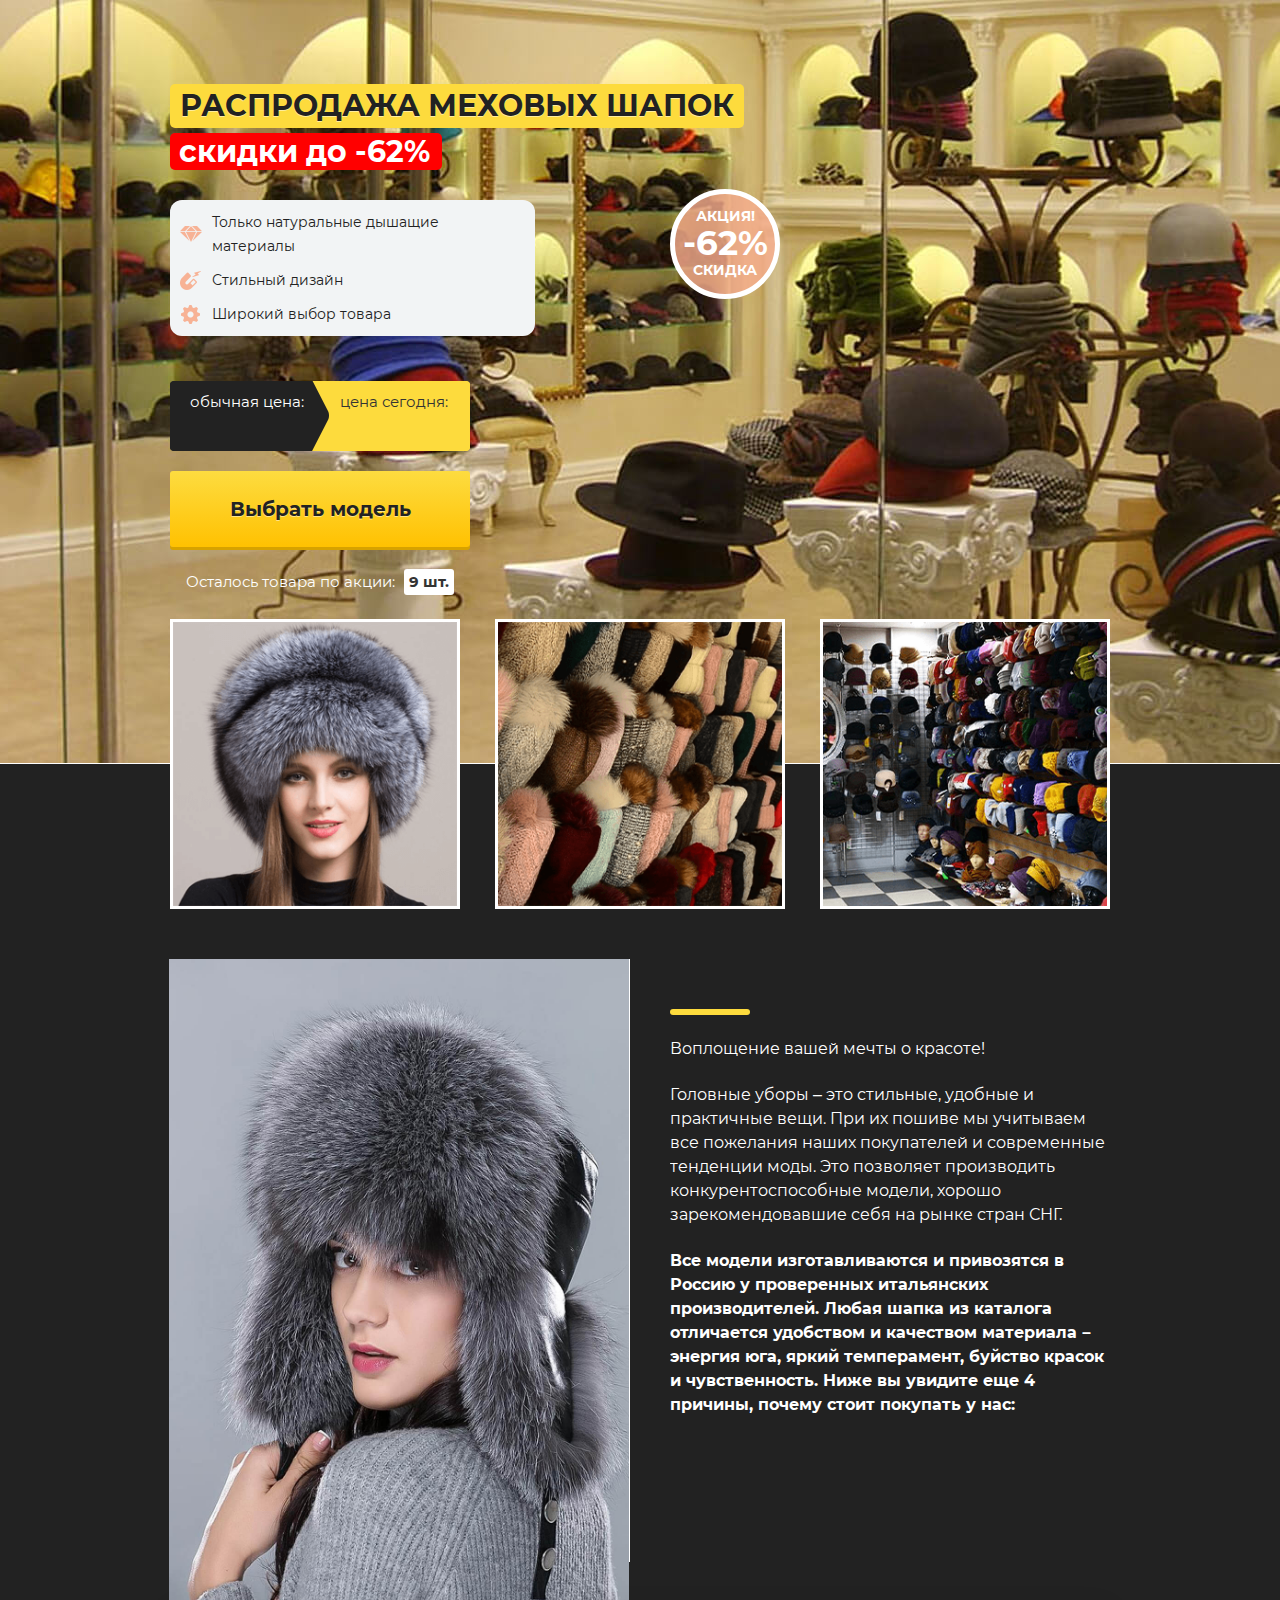
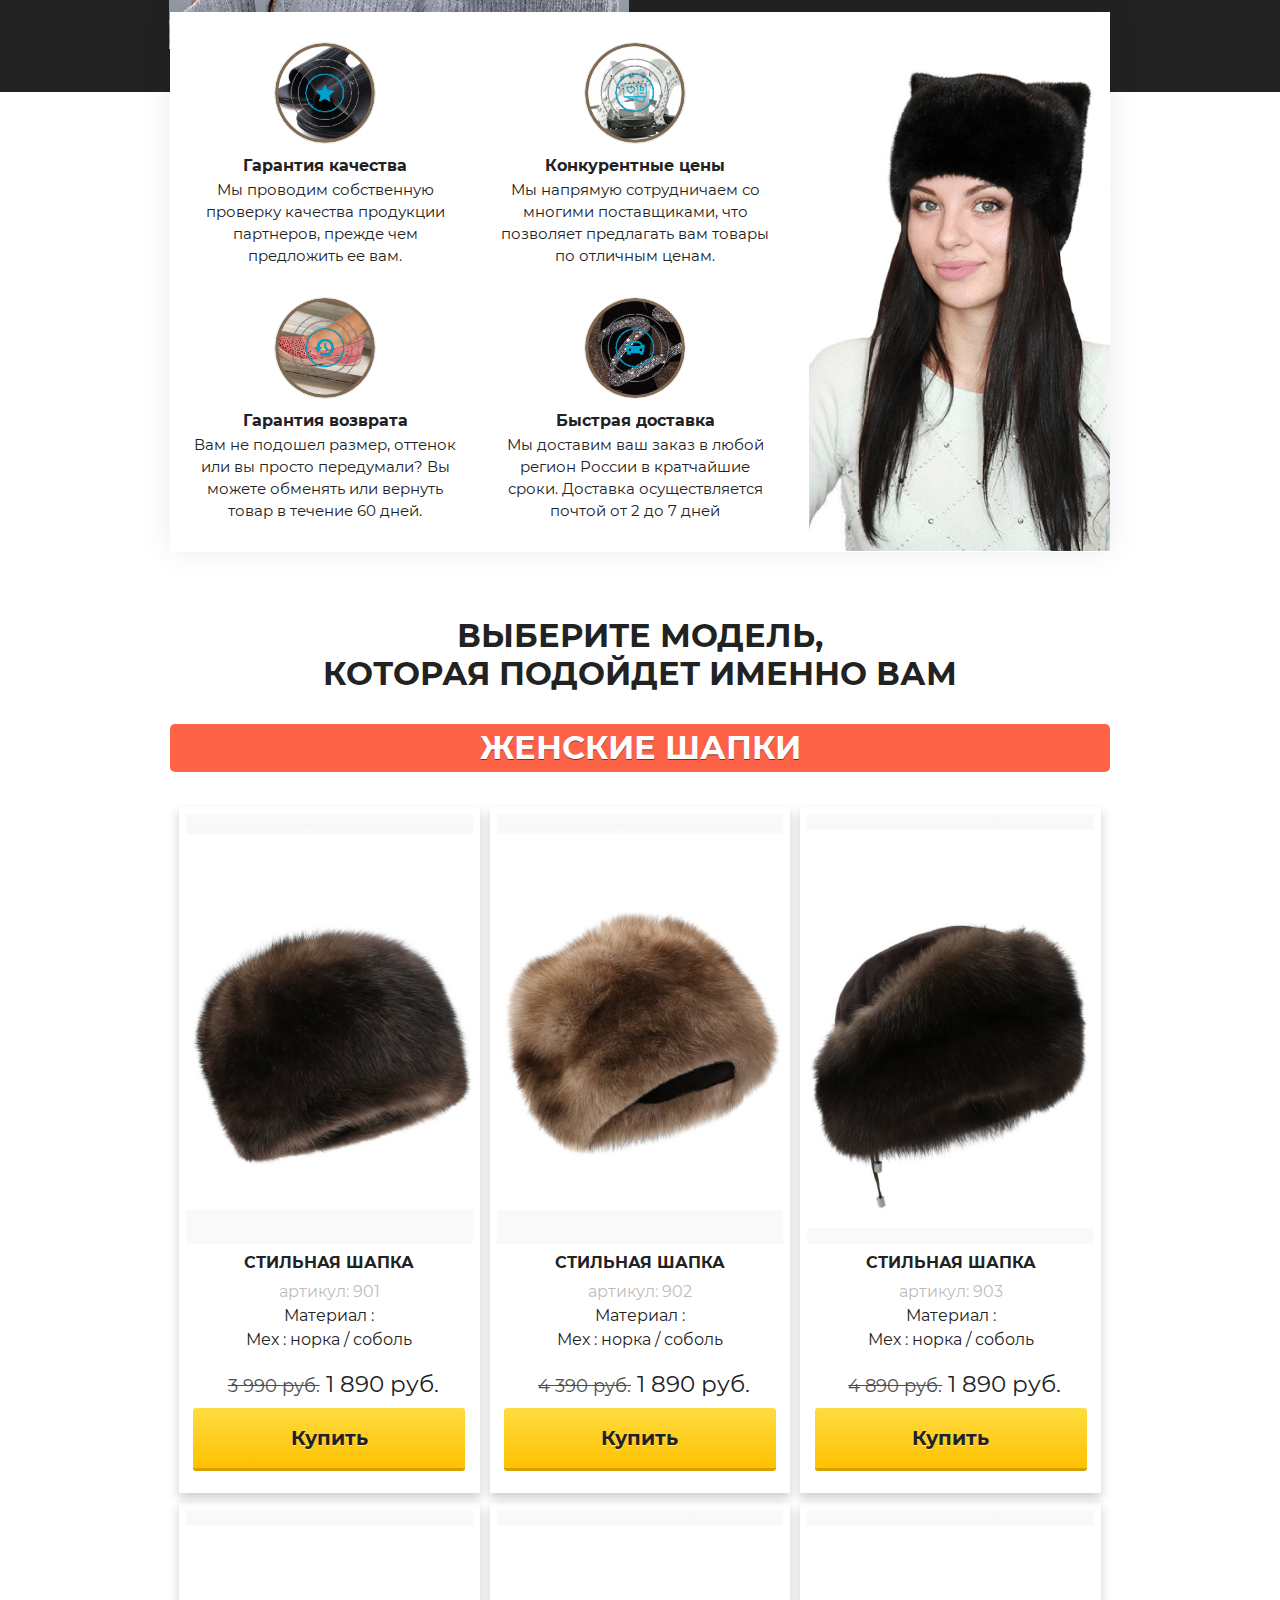
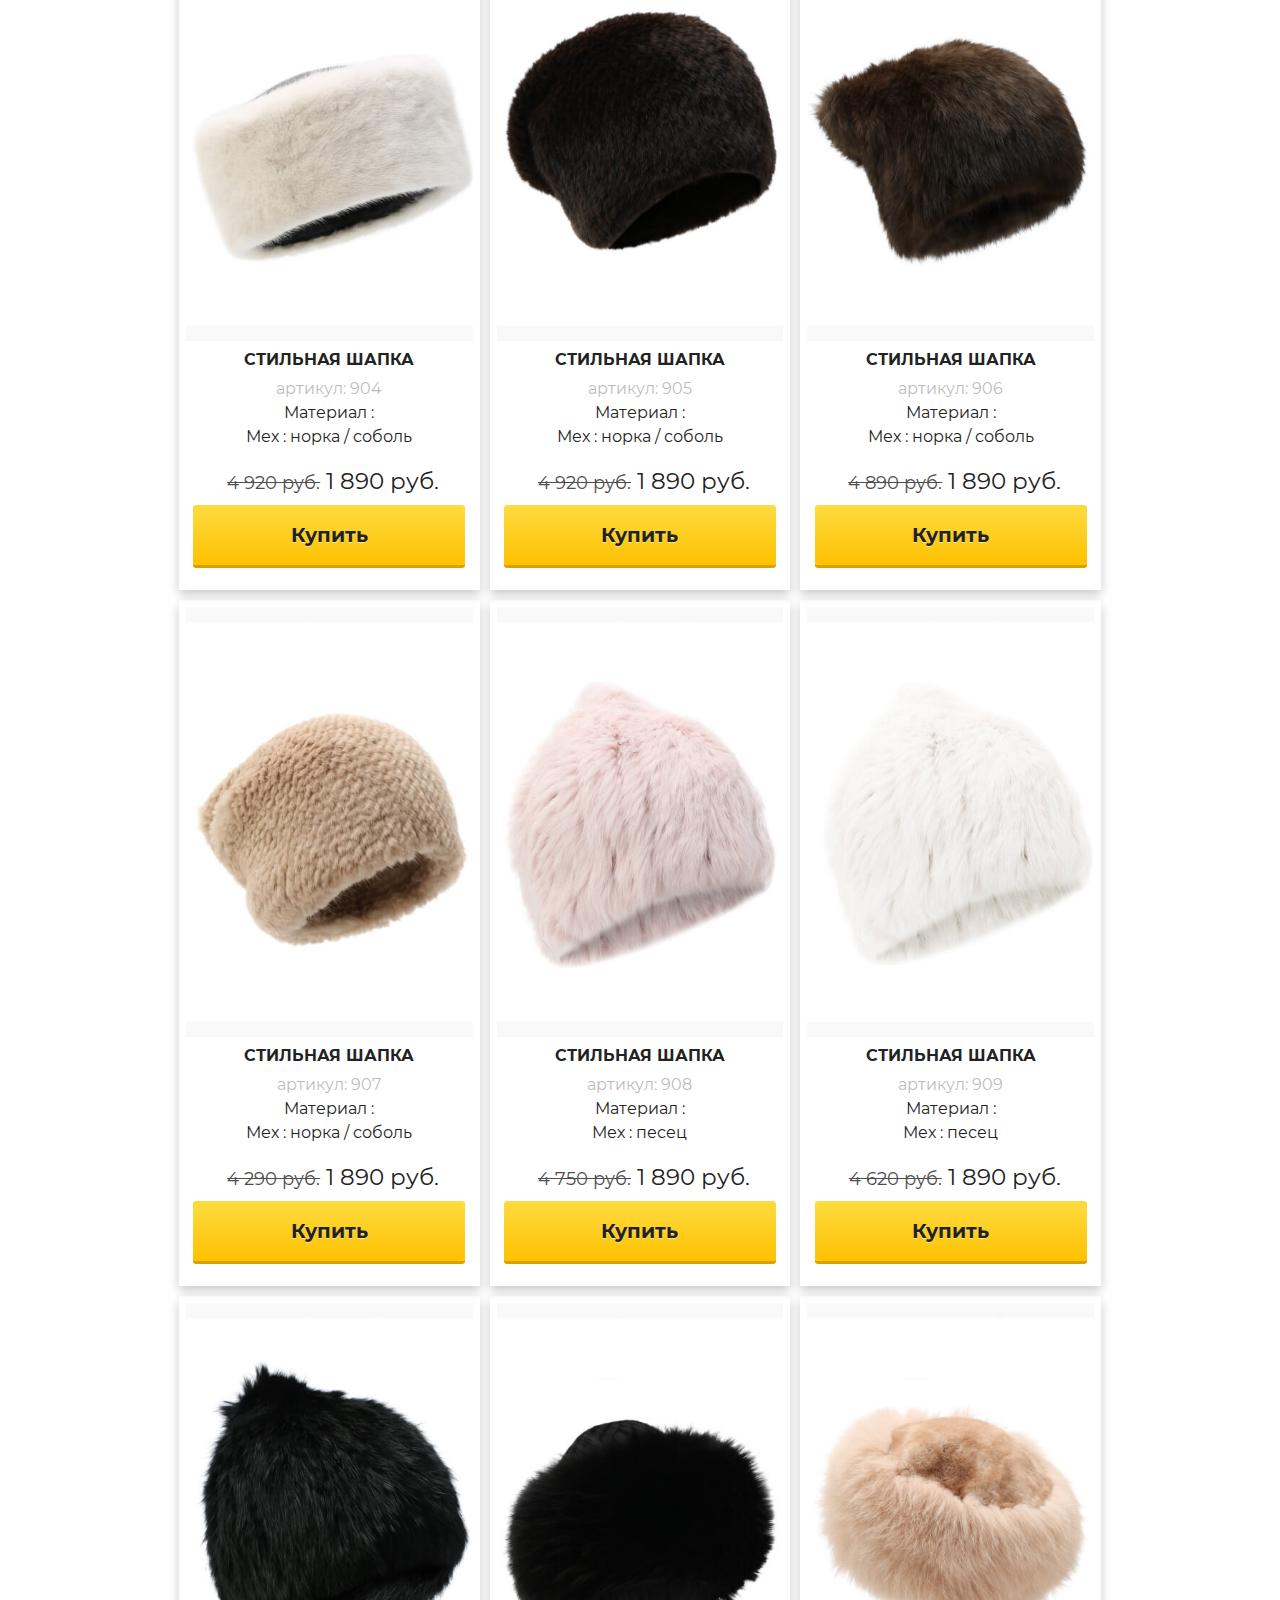
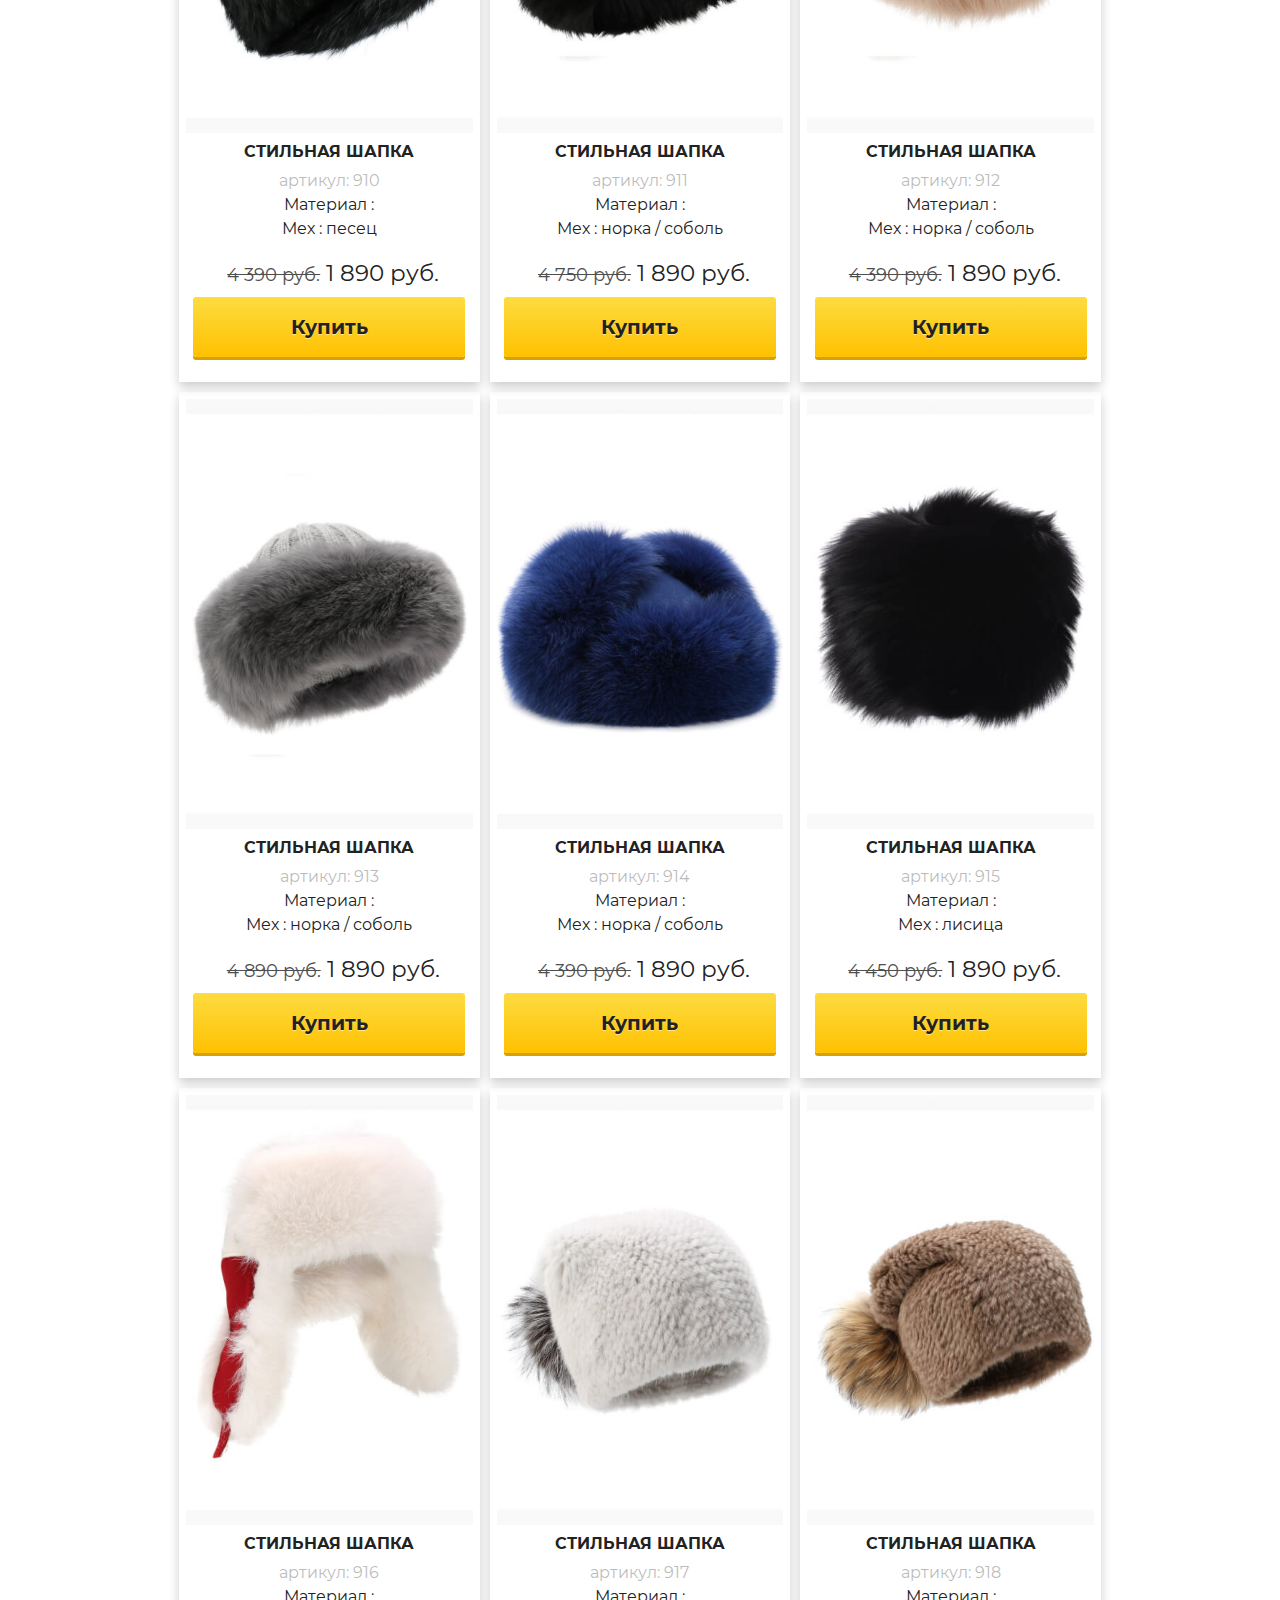
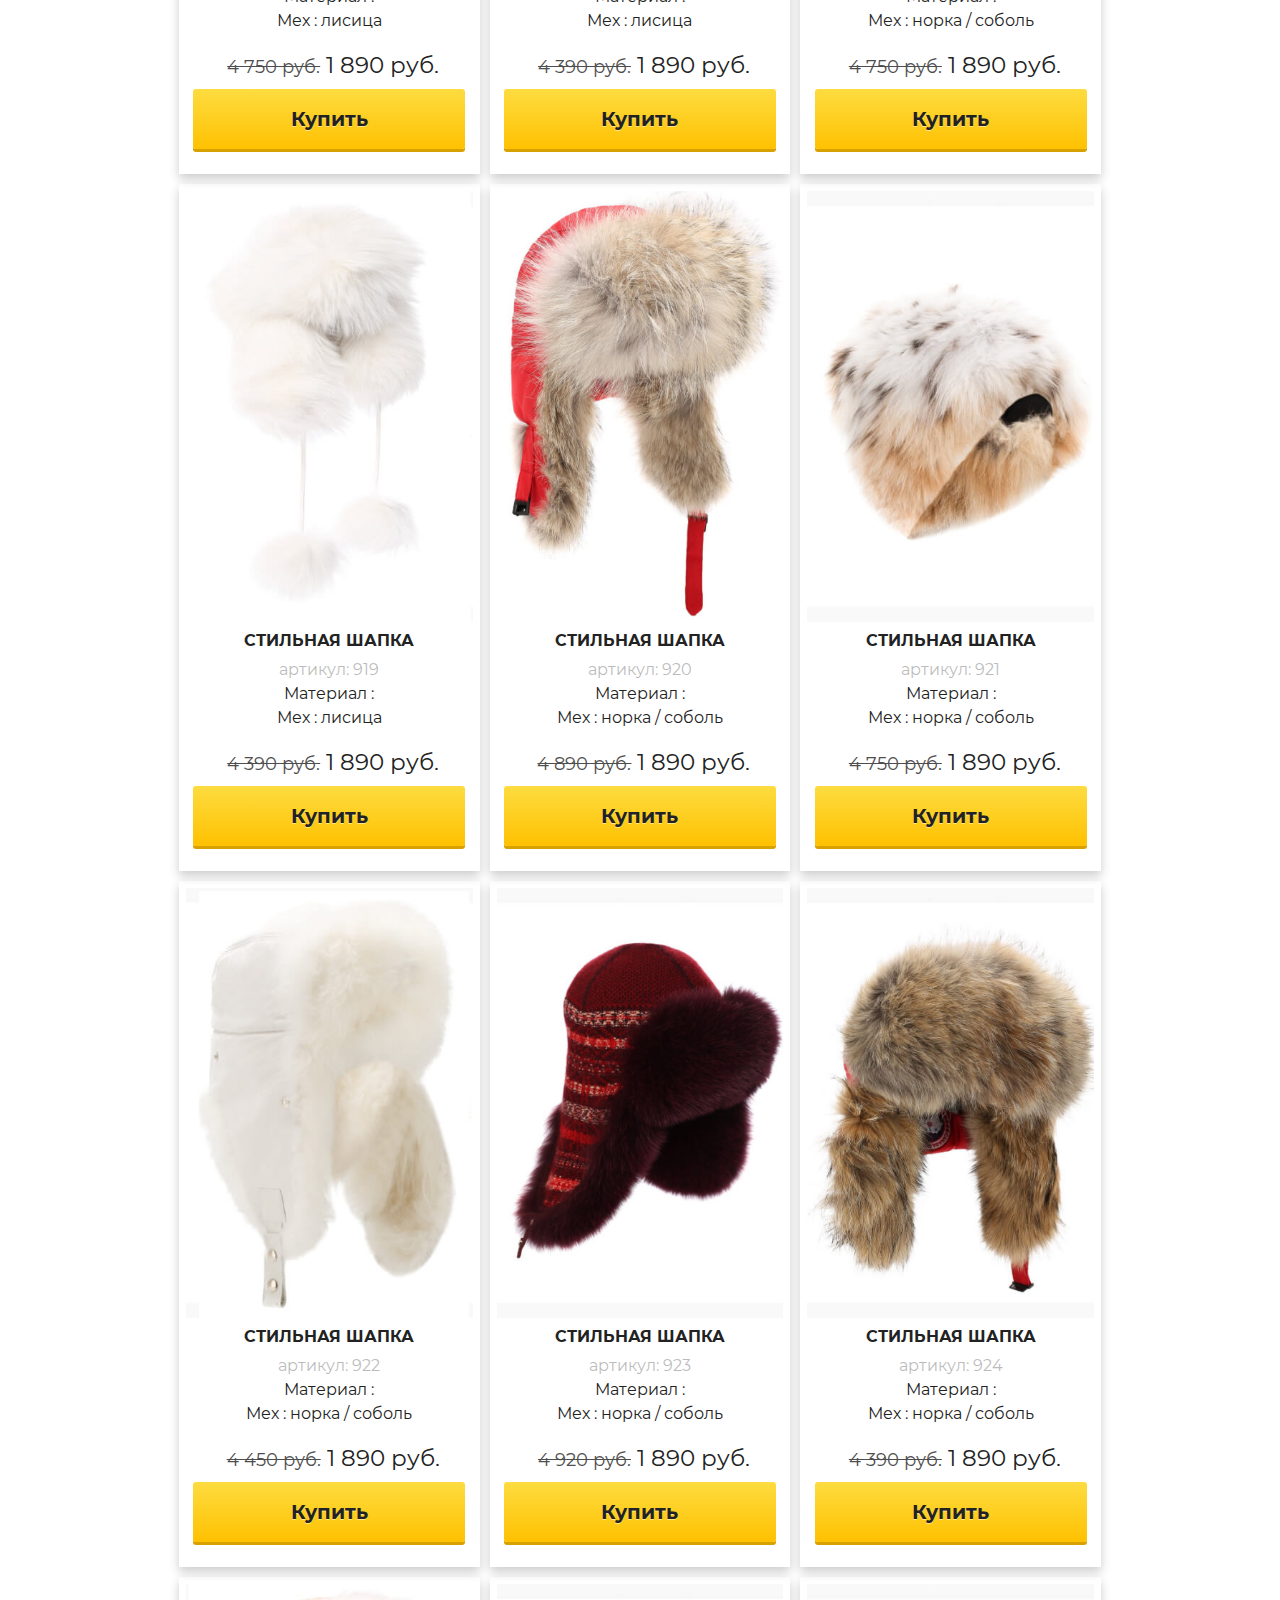
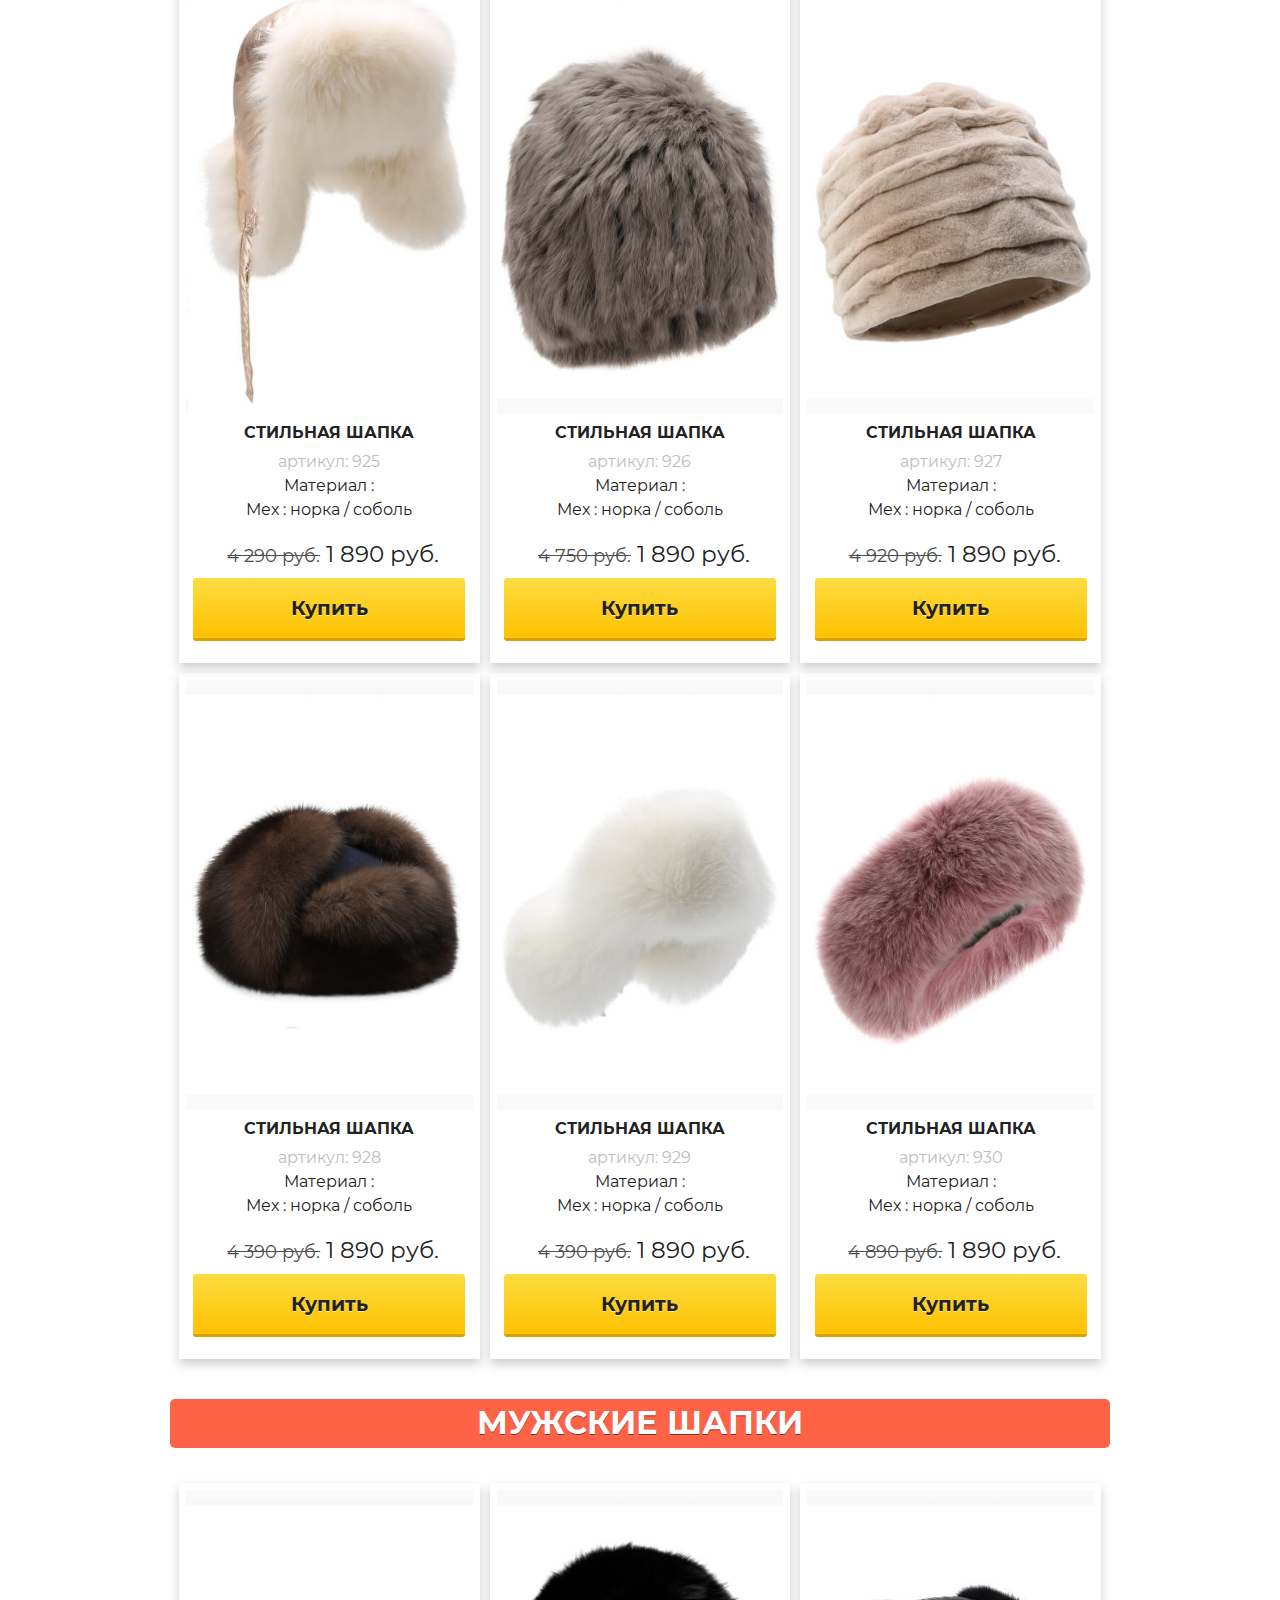
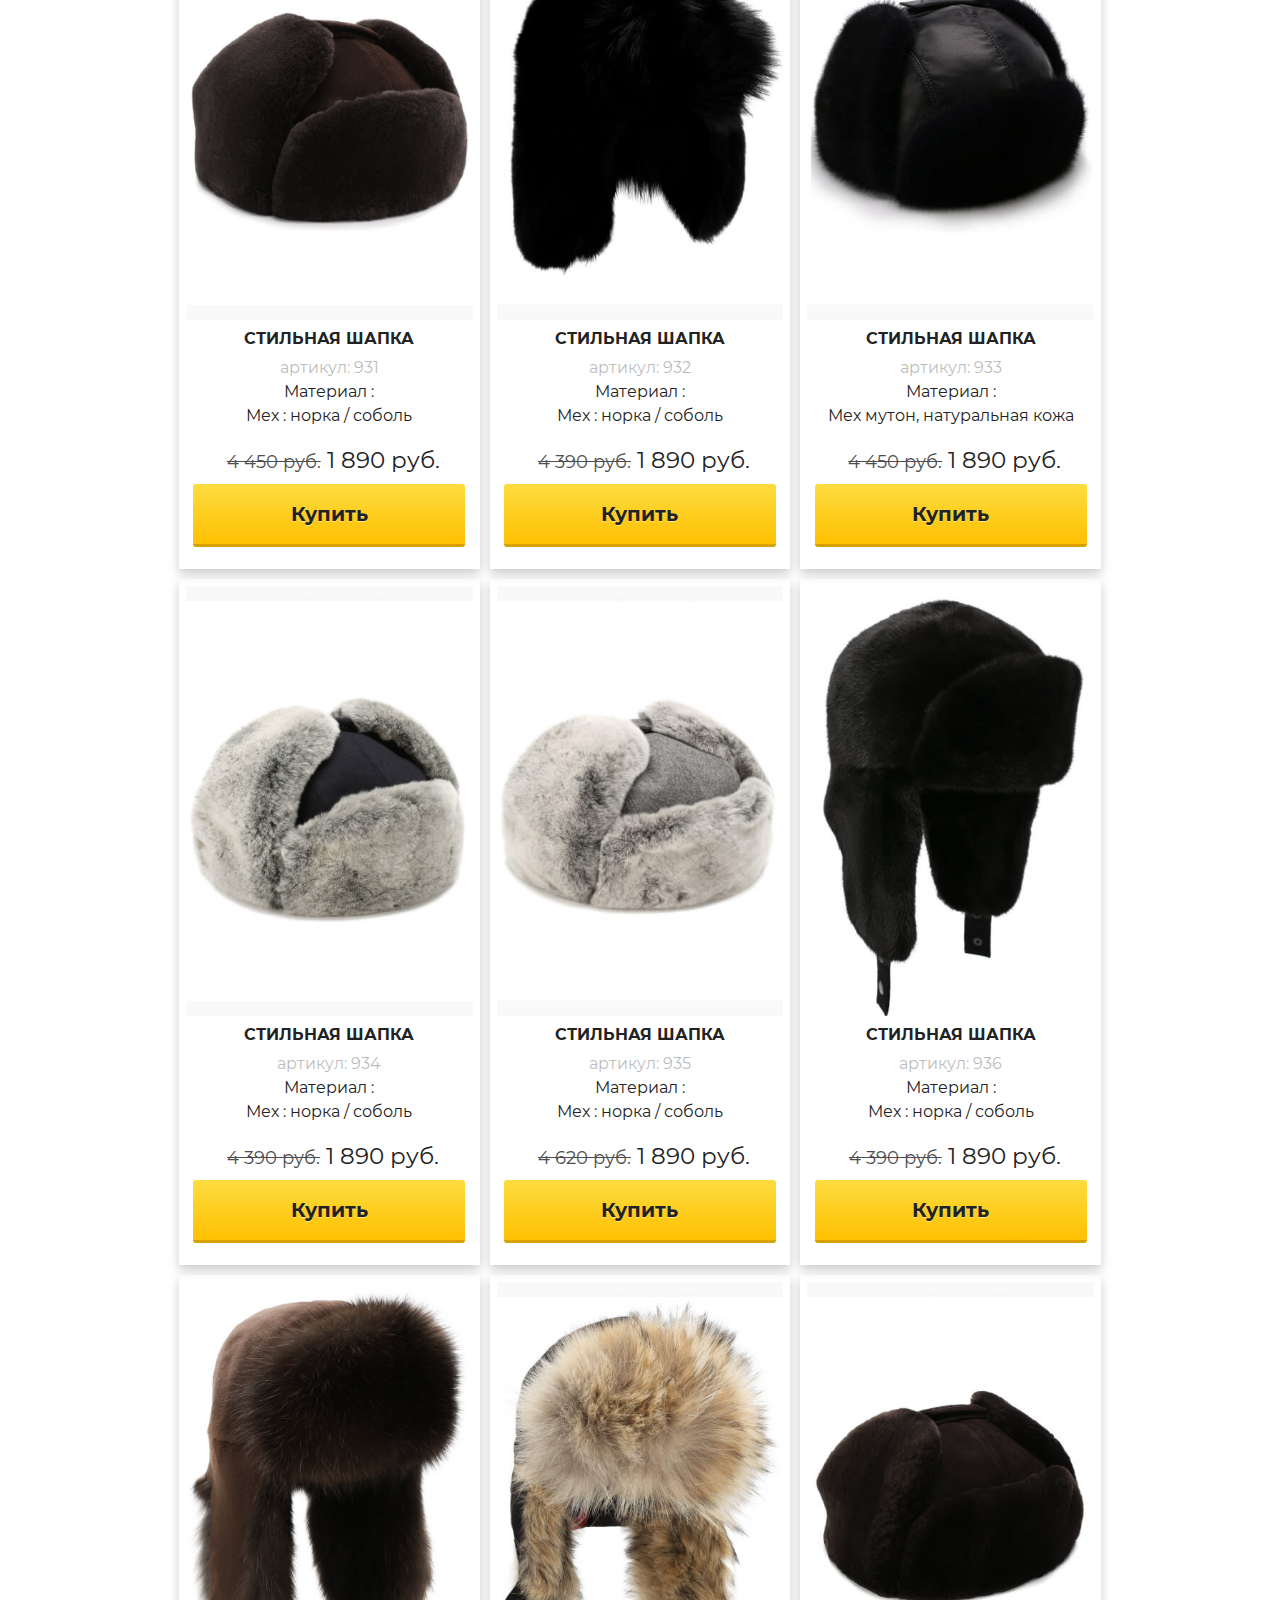
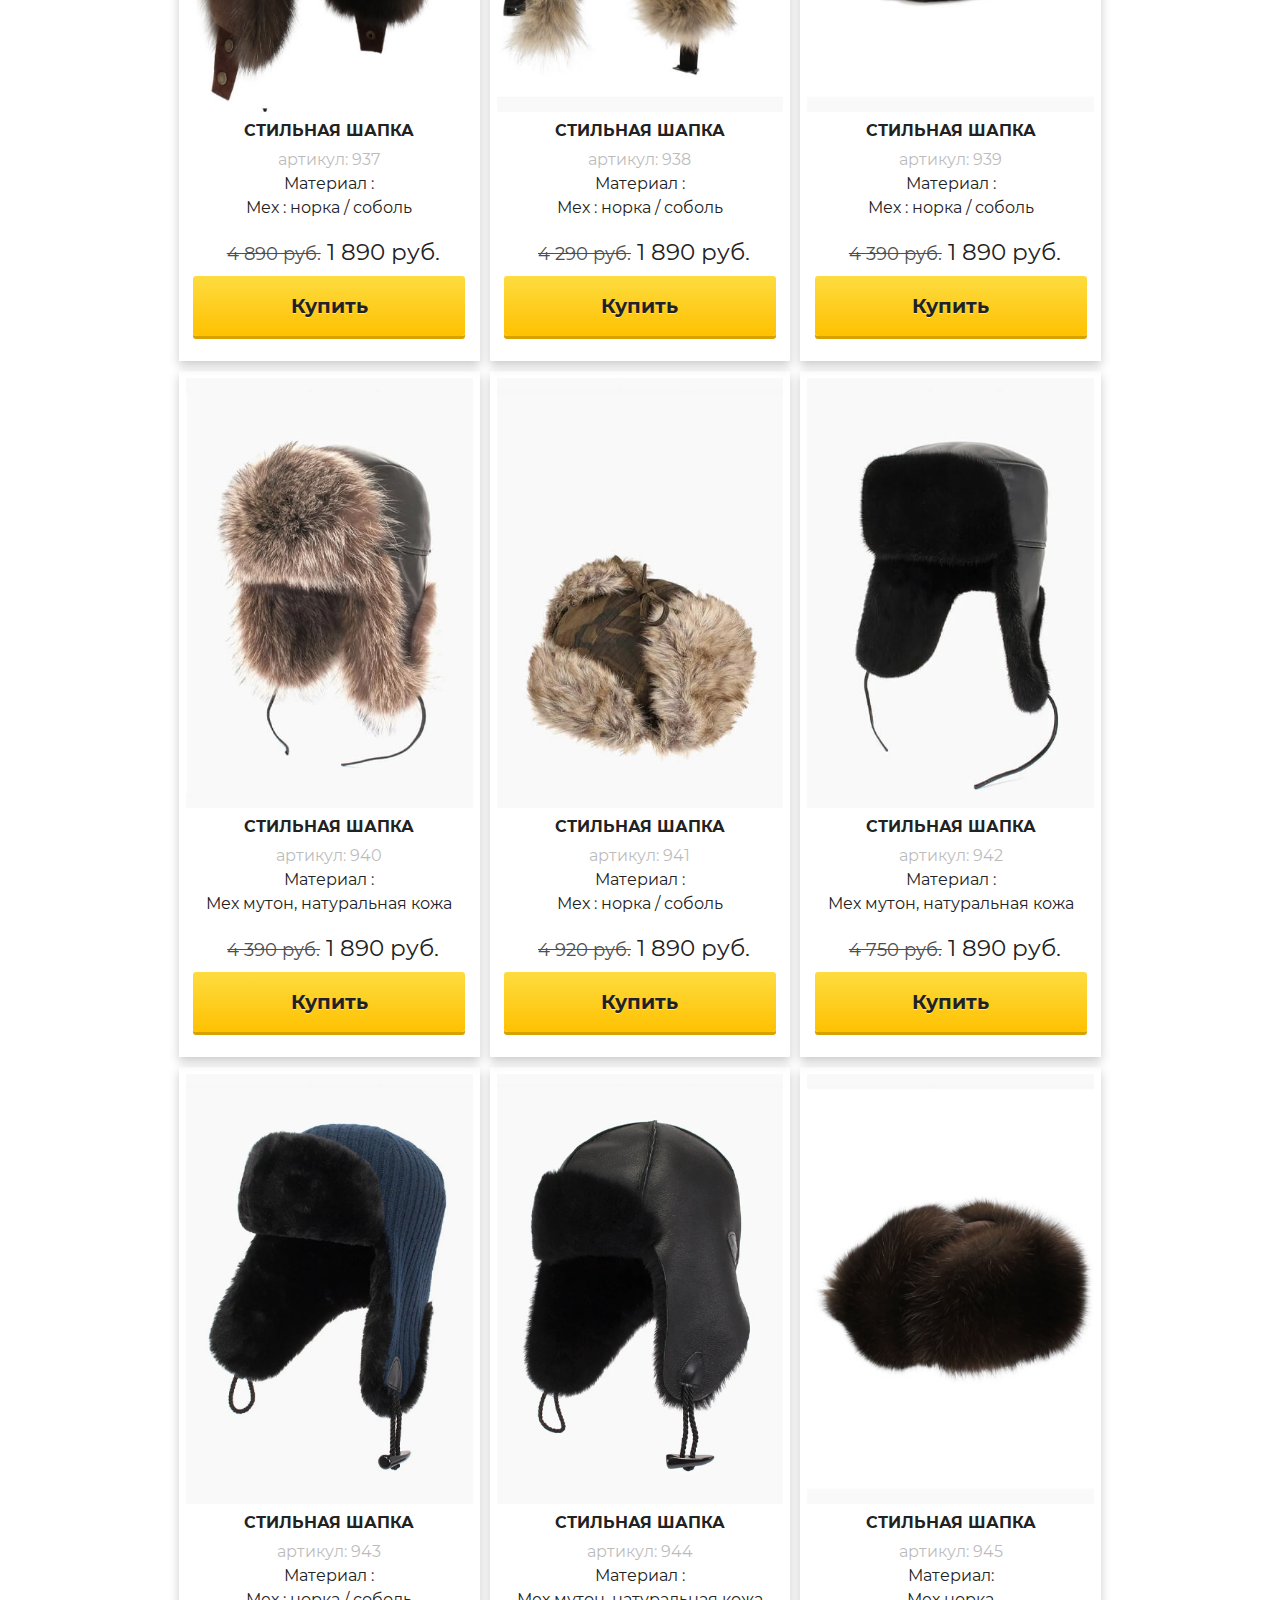
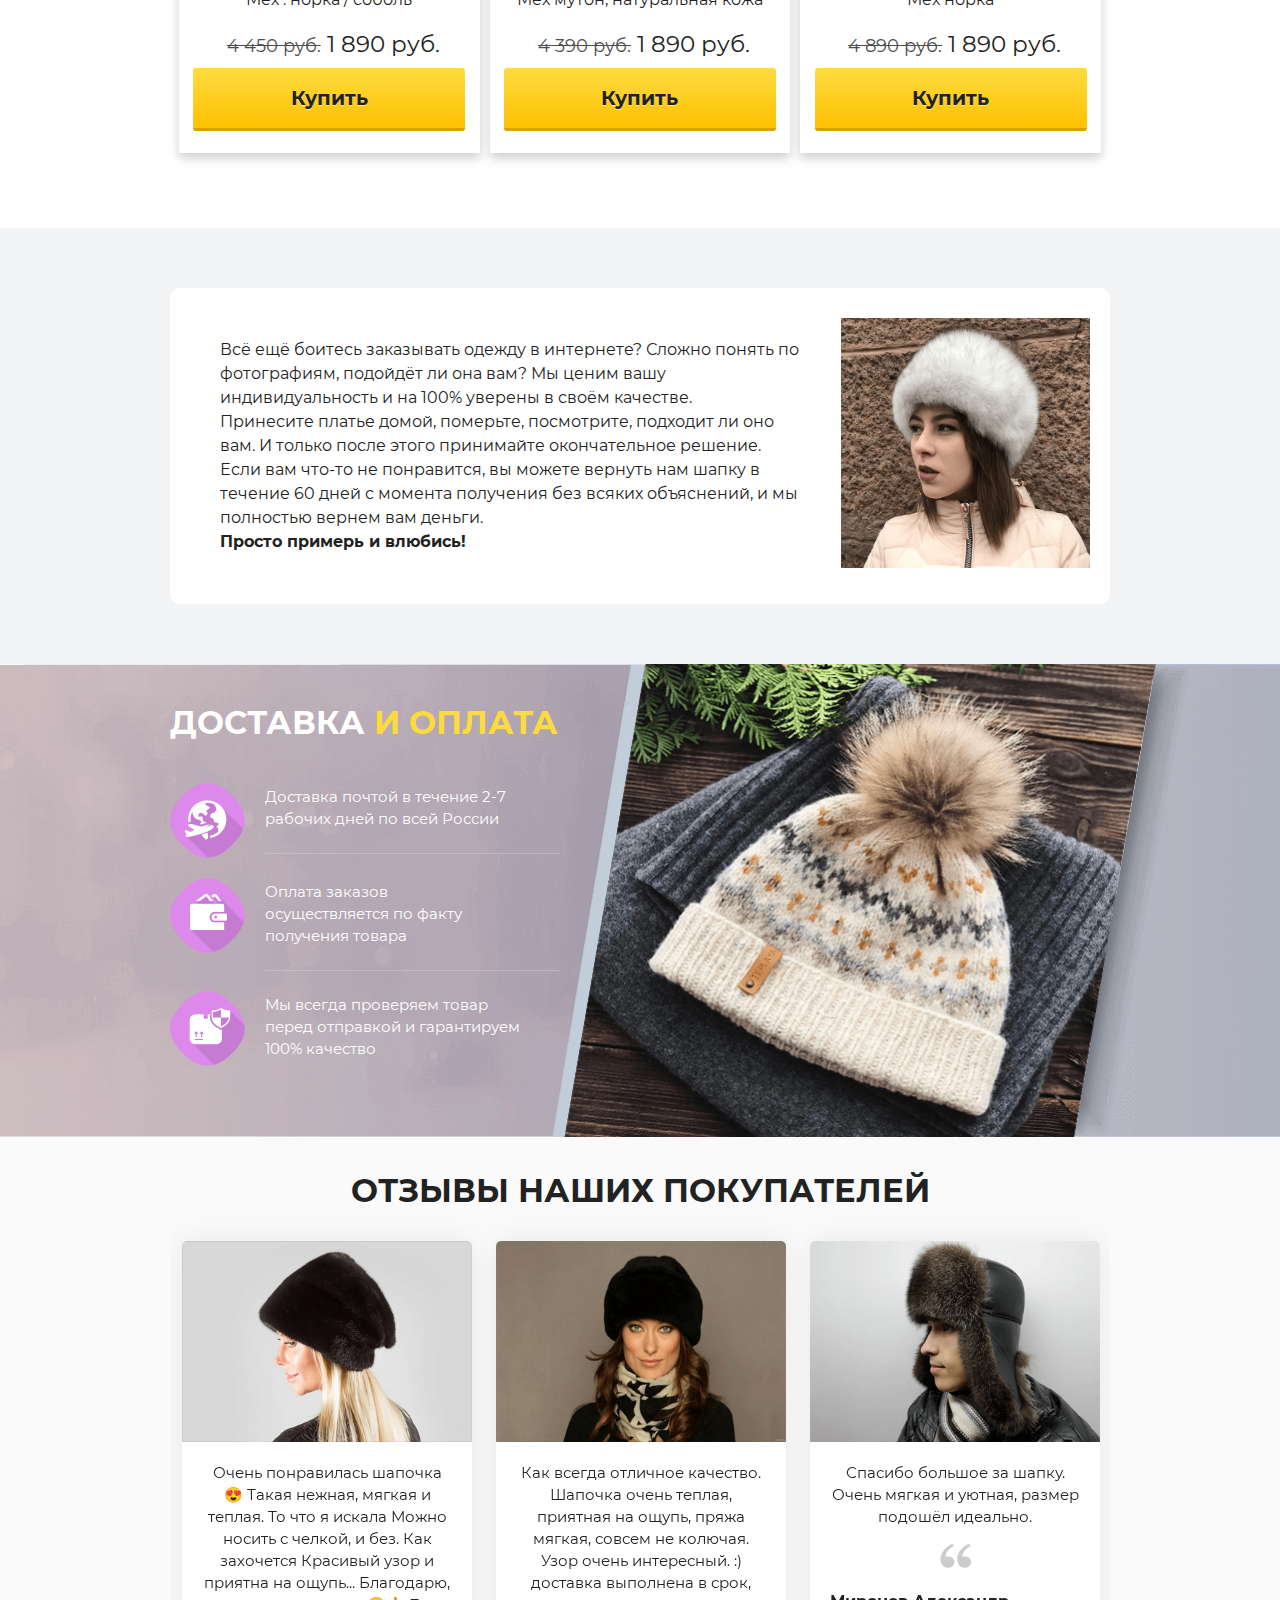
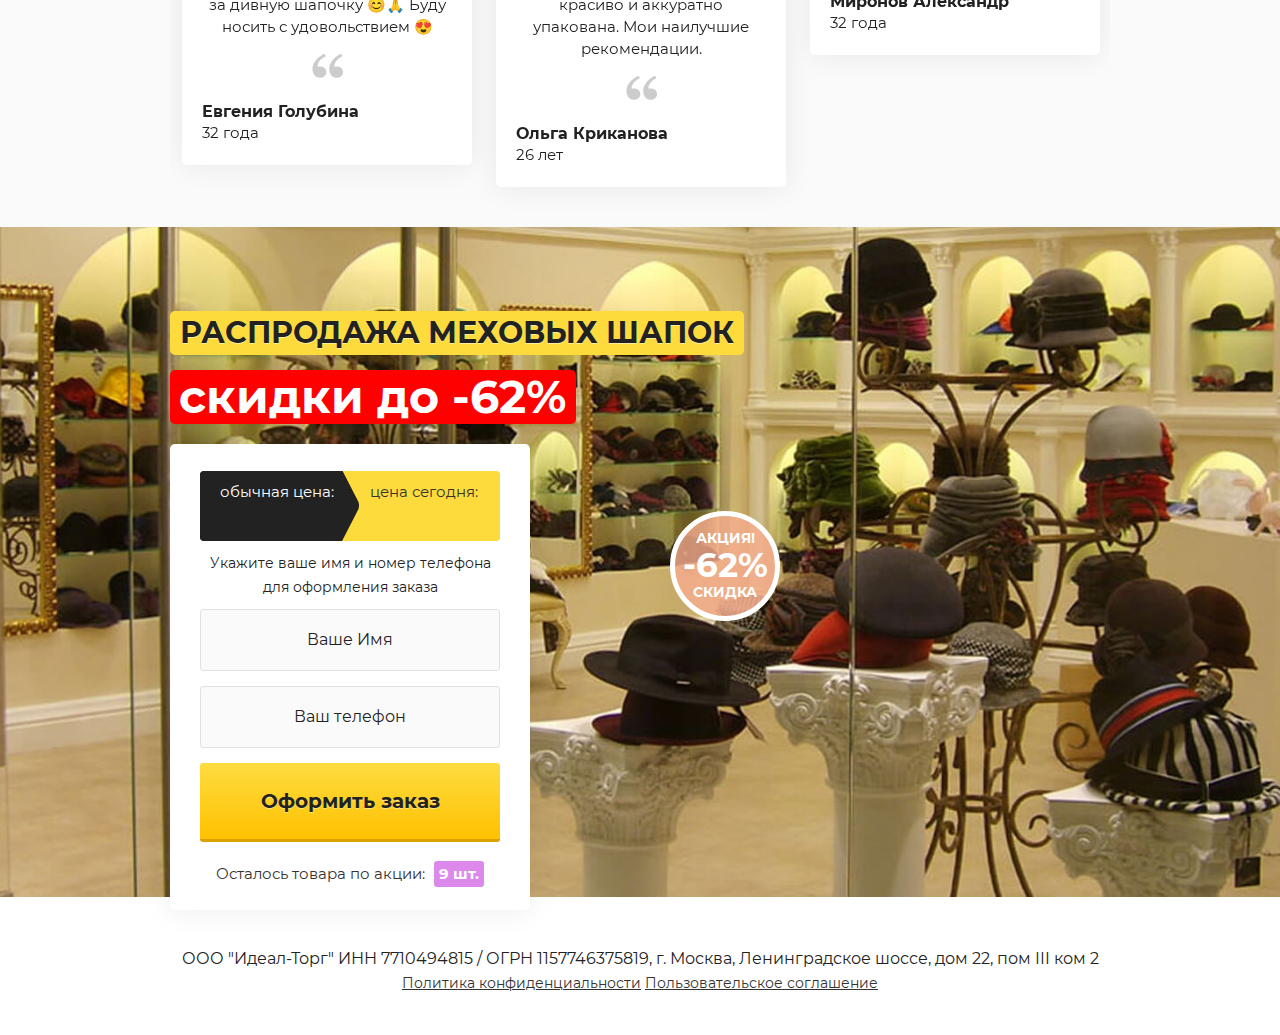
<file: fur_hats/index.html>
<!DOCTYPE html>
<html lang="ru">

<head>
  <meta http-equiv="content-type" content="text/html; charset=UTF-8">

  <meta charset="utf-8">
  <meta name="viewport" content="width=device-width">

  <title>РАСПРОДАЖА МЕХОВЫХ
    ШАПОК</title>
  <meta name="description" content=" ">

  <link rel="stylesheet" href="files/reset.css">
  <link rel="stylesheet" href="files/Montserrat.css" type="text/css">
  <link rel="stylesheet" href="files/settings.css">
  <link rel="stylesheet" href="files/slick.css">
  <link rel="stylesheet" href="files/style.css">

  <script src="https://code.jquery.com/jquery-3.4.1.js" integrity="sha256-WpOohJOqMqqyKL9FccASB9O0KwACQJpFTUBLTYOVvVU="
    crossorigin="anonymous"></script>
  <script type="text/javascript" src="https://bestseller-2020.ru/static/js/lt_landing_valid_form.js"></script>
  <script type="text/javascript" src="https://bestseller-2020.ru/static/js/lt_landing_script.js"></script>
  <script type="text/javascript">
    $jsonData = { "RU": { "currency": " \u0440\u0443\u0431.", "productsum": 1890, "oldproductsum": 4890, "delivery": 0, "totalsum": "1890.00" } }	</script>

  <style>
    .ajax_loader {
      display: none;

    }
  </style>


  <style>
    .ajax_loader {
      display: none !important;

    }

    .buy-btn {
      position: relative;
      display: block;
      width: 95%;
      height: 60px;
      line-height: 60px;
      margin: 10px auto;
      border: none;
      -webkit-border-radius: 3px;
      -moz-border-radius: 3px;
      border-radius: 3px;
      text-align: center;
      font-family: 'Montserrat', Helvetica, sans-serif;
      font-size: 20px;
      font-weight: 700;
      text-decoration: none;
      cursor: pointer;
      color: #222222;
      background: rgb(253, 220, 64);
      background: -moz-linear-gradient(top, rgba(253, 220, 64, 1) 0%, rgba(255, 193, 1, 1) 100%);
      background: -webkit-linear-gradient(top, rgba(253, 220, 64, 1) 0%, rgba(255, 193, 1, 1) 100%);
      background: -webkit-gradient(linear, left top, left bottom, from(rgba(253, 220, 64, 1)), to(rgba(255, 193, 1, 1)));
      background: -moz-linear-gradient(top, rgba(253, 220, 64, 1) 0%, rgba(255, 193, 1, 1) 100%);
      background: -o-linear-gradient(top, rgba(253, 220, 64, 1) 0%, rgba(255, 193, 1, 1) 100%);
      background: linear-gradient(to bottom, rgba(253, 220, 64, 1) 0%, rgba(255, 193, 1, 1) 100%);
      filter: progid:DXImageTransform.Microsoft.gradient(startColorstr='#fddc40', endColorstr='#ffc101', GradientType=0);
      -webkit-box-shadow: 0 3px 0 0 #d7a200;
      -moz-box-shadow: 0 3px 0 0 #d7a200;
      box-shadow: 0 3px 0 0 #d7a200;
      -webkit-appearance: none;
      -moz-appearance: none;
      appearance: none;
      text-shadow: 0 1px 0#ffe58b;
    }

    .images_block {
      display: flex;
      flex-wrap: wrap;
      justify-content: center;
    }

    .prod_item {
      width: 32%;
      box-sizing: border-box;
      padding: 10px;
      text-align: center;
      -webkit-box-shadow: 0 5px 10px 0 rgba(0, 0, 0, .2), 0 0 0 0 rgba(0, 0, 0, .12);
      box-shadow: 0 5px 10px 0 rgba(0, 0, 0, .2), 0 0 0 0 rgba(0, 0, 0, .12);
      padding: 7px 7px 15px;
      margin: 5px;
    }

    .product_name {
      font-weight: bold;
    }

    .product_price {
      font-size: 23px;
      margin-left: 8px;
    }

    .product_price span {
      text-decoration: line-through;
      opacity: .8;
      font-size: 18px;
    }

    @media (max-width: 976px) {
      .prod_item {
        width: 48%;
      }
    }

    @media (max-width: 768px) {
      .prod_item {
        width: 100%;
      }
    }
  </style>

  <!-- LT code insertion -->
  <!-- /LT code insertion -->
</head>

<body>


  <section class="block1 nach">
    <div class="wrap">
      <p class="subtitle">РАСПРОДАЖА МЕХОВЫХ
        ШАПОК</p>
      <h1 class="main_title">скидки до -62%</h1>
      <div class="sale">акция! <p>-62%</p> скидка</div>
      <ul class="topplus">
        <li>Только натуральные дышащие материалы</li>
        <li>Стильный дизайн</li>
        <li>Широкий выбор товара</li>
      </ul>
      <div class="price clearfix">
        <div class="old-cost">
          <span>обычная цена:</span>
          <p class="oldproductsum"></p>
        </div>
        <div class="new-cost">
          <span>цена сегодня:</span>
          <p class="productsum"></p>
        </div>
      </div>
      <a href="index.html#catalog" class="button-m">Выбрать модель</a>
      <div class="stock">Осталось товара по акции: <span>9 шт.</span></div>
    </div>
  </section>

  <section class="gallery_section">
    <div class="wrap clearfix">
      <img src="files/img/ph1.png">
      <img src="files/img/ph2.png">
      <img src="files/img/ph3.png">
    </div>
  </section>

  <!-- michael-k90 -->
  <section class="block2">
    <div class="about_block">
      <div class="wrap">
        <div class="clearfix container">
          <div class="images_block">
            <img src="files/img/asd.jpg">
          </div>
          <div class="content">
            <p>Воплощение вашей мечты о красоте!</p>
            <p>Головные уборы – это стильные, удобные и практичные вещи. При их пошиве мы учитываем все пожелания наших
              покупателей и современные тенденции моды. Это позволяет производить конкурентоспособные модели, хорошо
              зарекомендовавшие себя на рынке стран СНГ.</p>

            <p>Все модели изготавливаются и привозятся в Россию у проверенных итальянских производителей. Любая шапка
              из каталога отличается удобством и качеством материала – энергия юга, яркий темперамент, буйство красок и
              чувственность. Ниже вы увидите еще 4 причины, почему стоит покупать у нас:</p>
          </div>
        </div>
      </div>
    </div>
    <div class="wrap">

      <div class="preim clearfix">
        <ul>
          <li>
            <b>Гарантия качества</b>
            <p>Мы проводим собственную проверку качества продукции партнеров, прежде чем предложить ее вам.
            </p>
          </li>
          <li>
            <b>Конкурентные цены</b>
            <p>Мы напрямую сотрудничаем со многими поставщиками, что позволяет предлагать вам товары по
              отличным ценам.</p>
          </li>
          <li>
            <b>Гарантия возврата</b>
            <p>Вам не подошел размер, оттенок или вы просто передумали? Вы можете обменять или вернуть товар
              в течение 60 дней. </p>
          </li>
          <li>
            <b>Быстрая доставка</b>
            <p>Мы доставим ваш заказ в любой регион России в кратчайшие сроки. Доставка осуществляется
              почтой от 2 до 7 дней</p>
          </li>
        </ul>
      </div>
    </div>
  </section>

  <!-- gift -->

  <!-- characteristics -->

  <section class="characteristics_section" id="catalog">
    <div class="wrap clearfix">
      <h2 class="title">Выберите модель, <br>которая подойдет именно Вам</h2>
      <h2 class=" title__subtitle">Женские шапки</h2>
      <div class="images_block clearfix">
        <div class="prod_item">
          <div class="catalog_item">
            <a href="index.html#order_form" class=" img_wrap">
              <img class="b-lazy" src="img/catalog/1.jpg" alt="">
            </a>

            <p class="product_name">СТИЛЬНАЯ ШАПКА</p>
            <div style="margin: 5px 0 20px 0;">

              <p style="opacity: 0.3;">артикул: 901</p>
              <p>Материал
                :</p>
              <p>Мех
                : норка / соболь</p>
            </div>

            <p class="product_price">
              <span>3 990 руб.</span> 1 890 руб.
            </p>



            <div class="buttons_wrap">
              <a href="index.html#order_form" class="buy-btn"
                onclick="document.querySelector('#model').value = 'СТИЛЬНАЯ ШАПКА'">Купить</a>
            </div>
          </div>
        </div>
        <div class="prod_item">
          <div class="catalog_item">
            <a href="index.html#order_form" class=" img_wrap">
              <img class="b-lazy" src="img/catalog/2.jpg" alt="">
            </a>

            <p class="product_name">СТИЛЬНАЯ ШАПКА</p>
            <div style="margin: 5px 0 20px 0;">

              <p style="opacity: 0.3;">артикул: 902</p>
              <p>Материал
                :</p>
              <p>Мех
                : норка / соболь</p>
            </div>

            <p class="product_price">
              <span>4 390 руб.</span> 1 890 руб.
            </p>



            <div class="buttons_wrap">
              <a href="index.html#order_form" class="buy-btn"
                onclick="document.querySelector('#model').value = 'СТИЛЬНАЯ ШАПКА'">Купить</a>
            </div>
          </div>
        </div>
        <div class="prod_item">
          <div class="catalog_item">
            <a href="index.html#order_form" class=" img_wrap">
              <img class="b-lazy" src="img/catalog/3.jpg" alt="">
            </a>

            <p class="product_name">СТИЛЬНАЯ ШАПКА</p>
            <div style="margin: 5px 0 20px 0;">

              <p style="opacity: 0.3;">артикул: 903</p>
              <p>Материал
                :</p>
              <p>Мех
                : норка / соболь</p>
            </div>
            <p class="product_price">
              <span>4 890 руб.</span> 1 890 руб.
            </p>



            <div class="buttons_wrap">
              <a href="index.html#order_form" class="buy-btn"
                onclick="document.querySelector('#model').value = 'СТИЛЬНАЯ ШАПКА'">Купить</a>
            </div>
          </div>
        </div>
        <div class="prod_item">
          <div class="catalog_item">
            <a href="index.html#order_form" class=" img_wrap">
              <img class="b-lazy" src="img/catalog/4.jpg" alt="">
            </a>

            <p class="product_name">СТИЛЬНАЯ ШАПКА</p>
            <div style="margin: 5px 0 20px 0;">

              <p style="opacity: 0.3;">артикул: 904</p>
              <p>Материал
                :</p>
              <p>Мех
                : норка / соболь</p>
            </div>
            <p class="product_price">
              <span>4 920 руб.</span> 1 890 руб.
            </p>



            <div class="buttons_wrap">
              <a href="index.html#order_form" class="buy-btn"
                onclick="document.querySelector('#model').value = 'СТИЛЬНАЯ ШАПКА'">Купить</a>
            </div>
          </div>
        </div>
        <div class="prod_item">
          <div class="catalog_item">
            <a href="index.html#order_form" class=" img_wrap">
              <img class="b-lazy" src="img/catalog/5.jpg" alt="">
            </a>

            <p class="product_name">СТИЛЬНАЯ ШАПКА</p>
            <div style="margin: 5px 0 20px 0;">


              <p style="opacity: 0.3;">артикул: 905</p>
              <p>Материал
                :</p>
              <p>Мех
                : норка / соболь</p>
            </div>
            <p class="product_price">
              <span>4 920 руб.</span> 1 890 руб.
            </p>



            <div class="buttons_wrap">
              <a href="index.html#order_form" class="buy-btn"
                onclick="document.querySelector('#model').value = 'СТИЛЬНАЯ ШАПКА'">Купить</a>
            </div>
          </div>
        </div>
        <div class="prod_item">
          <div class="catalog_item">
            <a href="index.html#order_form" class=" img_wrap">
              <img class="b-lazy" src="img/catalog/6.jpg" alt="">
            </a>

            <p class="product_name">СТИЛЬНАЯ ШАПКА</p>
            <div style="margin: 5px 0 20px 0;">


              <p style="opacity: 0.3;">артикул: 906</p>
              <p>Материал
                :</p>
              <p>Мех
                : норка / соболь</p>
            </div>
            <p class="product_price">
              <span>4 890 руб.</span> 1 890 руб.
            </p>



            <div class="buttons_wrap">
              <a href="index.html#order_form" class="buy-btn"
                onclick="document.querySelector('#model').value = 'СТИЛЬНАЯ ШАПКА'">Купить</a>
            </div>
          </div>
        </div>
        <div class="prod_item">
          <div class="catalog_item">
            <a href="index.html#order_form" class=" img_wrap">
              <img class="b-lazy" src="img/catalog/7.jpg" alt="">
            </a>

            <p class="product_name">СТИЛЬНАЯ ШАПКА</p>
            <div style="margin: 5px 0 20px 0;">


              <p style="opacity: 0.3;">артикул: 907</p>
              <p>Материал
                :</p>
              <p>Мех
                : норка / соболь</p>
            </div>
            <p class="product_price">
              <span>4 290 руб.</span> 1 890 руб.
            </p>



            <div class="buttons_wrap">
              <a href="index.html#order_form" class="buy-btn"
                onclick="document.querySelector('#model').value = 'СТИЛЬНАЯ ШАПКА'">Купить</a>
            </div>
          </div>
        </div>
        <div class="prod_item">
          <div class="catalog_item">
            <a href="index.html#order_form" class=" img_wrap">
              <img class="b-lazy" src="img/catalog/8.jpg" alt="">
            </a>

            <p class="product_name">СТИЛЬНАЯ ШАПКА</p>
            <div style="margin: 5px 0 20px 0;">


              <p style="opacity: 0.3;">артикул: 908</p>
              <p>Материал
                :</p>
              <p>Мех
                : песец</p>
            </div>
            <p class="product_price">
              <span>4 750 руб.</span> 1 890 руб.
            </p>



            <div class="buttons_wrap">
              <a href="index.html#order_form" class="buy-btn"
                onclick="document.querySelector('#model').value = 'СТИЛЬНАЯ ШАПКА'">Купить</a>
            </div>
          </div>
        </div>
        <div class="prod_item">
          <div class="catalog_item">
            <a href="index.html#order_form" class=" img_wrap">
              <img class="b-lazy" src="img/catalog/9.jpg" alt="">
            </a>

            <p class="product_name">СТИЛЬНАЯ ШАПКА</p>
            <div style="margin: 5px 0 20px 0;">


              <p style="opacity: 0.3;">артикул: 909</p>
              <p>Материал
                :</p>
              <p>Мех
                : песец</p>
            </div>
            <p class="product_price">
              <span>4 620 руб.</span> 1 890 руб.
            </p>



            <div class="buttons_wrap">
              <a href="index.html#order_form" class="buy-btn"
                onclick="document.querySelector('#model').value = 'СТИЛЬНАЯ ШАПКА'">Купить</a>
            </div>
          </div>
        </div>
        <div class="prod_item">
          <div class="catalog_item">
            <a href="index.html#order_form" class=" img_wrap">
              <img class="b-lazy" src="img/catalog/10.jpg" alt="">
            </a>

            <p class="product_name">СТИЛЬНАЯ ШАПКА</p>
            <div style="margin: 5px 0 20px 0;">


              <p style="opacity: 0.3;">артикул: 910</p>
              <p>Материал
                :</p>
              <p>Мех
                : песец</p>
            </div>
            <p class="product_price">
              <span>4 390 руб.</span> 1 890 руб.
            </p>



            <div class="buttons_wrap">
              <a href="index.html#order_form" class="buy-btn"
                onclick="document.querySelector('#model').value = 'СТИЛЬНАЯ ШАПКА'">Купить</a>
            </div>
          </div>
        </div>
        <div class="prod_item">
          <div class="catalog_item">
            <a href="index.html#order_form" class=" img_wrap">
              <img class="b-lazy" src="img/catalog/11.jpg" alt="">
            </a>

            <p class="product_name">СТИЛЬНАЯ ШАПКА</p>
            <div style="margin: 5px 0 20px 0;">


              <p style="opacity: 0.3;">артикул: 911</p>
              <p>Материал
                :</p>
              <p>Мех
                : норка / соболь</p>
            </div>
            <p class="product_price">
              <span>4 750 руб.</span> 1 890 руб.
            </p>



            <div class="buttons_wrap">
              <a href="index.html#order_form" class="buy-btn"
                onclick="document.querySelector('#model').value = 'СТИЛЬНАЯ ШАПКА'">Купить</a>
            </div>
          </div>
        </div>
        <div class="prod_item">
          <div class="catalog_item">
            <a href="index.html#order_form" class=" img_wrap">
              <img class="b-lazy" src="img/catalog/12.jpg" alt="">
            </a>

            <p class="product_name">СТИЛЬНАЯ ШАПКА</p>
            <div style="margin: 5px 0 20px 0;">


              <p style="opacity: 0.3;">артикул: 912</p>
              <p>Материал
                :</p>
              <p>Мех
                : норка / соболь</p>
            </div>
            <p class="product_price">
              <span>4 390 руб.</span> 1 890 руб.
            </p>



            <div class="buttons_wrap">
              <a href="index.html#order_form" class="buy-btn"
                onclick="document.querySelector('#model').value = 'СТИЛЬНАЯ ШАПКА'">Купить</a>
            </div>
          </div>
        </div>
        <div class="prod_item">
          <div class="catalog_item">
            <a href="index.html#order_form" class=" img_wrap">
              <img class="b-lazy" src="img/catalog/13.jpg" alt="">
            </a>

            <p class="product_name">СТИЛЬНАЯ ШАПКА</p>
            <div style="margin: 5px 0 20px 0;">


              <p style="opacity: 0.3;">артикул: 913</p>
              <p>Материал
                :</p>
              <p>Мех
                : норка / соболь</p>
            </div>
            <p class="product_price">
              <span>4 890 руб.</span> 1 890 руб.
            </p>



            <div class="buttons_wrap">
              <a href="index.html#order_form" class="buy-btn"
                onclick="document.querySelector('#model').value = 'СТИЛЬНАЯ ШАПКА'">Купить</a>
            </div>
          </div>
        </div>
        <div class="prod_item">
          <div class="catalog_item">
            <a href="index.html#order_form" class=" img_wrap">
              <img class="b-lazy" src="img/catalog/14.jpg" alt="">
            </a>

            <p class="product_name">СТИЛЬНАЯ ШАПКА</p>
            <div style="margin: 5px 0 20px 0;">


              <p style="opacity: 0.3;">артикул: 914</p>
              <p>Материал
                :</p>
              <p>Мех
                : норка / соболь</p>
            </div>
            <p class="product_price">
              <span>4 390 руб.</span> 1 890 руб.
            </p>



            <div class="buttons_wrap">
              <a href="index.html#order_form" class="buy-btn"
                onclick="document.querySelector('#model').value = 'СТИЛЬНАЯ ШАПКА'">Купить</a>
            </div>
          </div>
        </div>
        <div class="prod_item">
          <div class="catalog_item">
            <a href="index.html#order_form" class=" img_wrap">
              <img class="b-lazy" src="img/catalog/15.jpg" alt="">
            </a>

            <p class="product_name">СТИЛЬНАЯ ШАПКА</p>
            <div style="margin: 5px 0 20px 0;">


              <p style="opacity: 0.3;">артикул: 915</p>
              <p>Материал
                :</p>
              <p>Мех
                : лисица</p>
            </div>
            <p class="product_price">
              <span>4 450 руб.</span> 1 890 руб.
            </p>



            <div class="buttons_wrap">
              <a href="index.html#order_form" class="buy-btn"
                onclick="document.querySelector('#model').value = 'СТИЛЬНАЯ ШАПКА'">Купить</a>
            </div>
          </div>
        </div>
        <div class="prod_item">
          <div class="catalog_item">
            <a href="index.html#order_form" class=" img_wrap">
              <img class="b-lazy" src="img/catalog/16.jpg" alt="">
            </a>

            <p class="product_name">СТИЛЬНАЯ ШАПКА</p>
            <div style="margin: 5px 0 20px 0;">


              <p style="opacity: 0.3;">артикул: 916</p>
              <p>Материал
                :</p>
              <p>Мех
                : лисица</p>
            </div>
            <p class="product_price">
              <span>4 750 руб.</span> 1 890 руб.
            </p>



            <div class="buttons_wrap">
              <a href="index.html#order_form" class="buy-btn"
                onclick="document.querySelector('#model').value = 'СТИЛЬНАЯ ШАПКА'">Купить</a>
            </div>
          </div>
        </div>
        <div class="prod_item">
          <div class="catalog_item">
            <a href="index.html#order_form" class=" img_wrap">
              <img class="b-lazy" src="img/catalog/17.jpg" alt="">
            </a>

            <p class="product_name">СТИЛЬНАЯ ШАПКА</p>
            <div style="margin: 5px 0 20px 0;">

              <p style="opacity: 0.3;">артикул: 917</p>
              <p>Материал
                :</p>
              <p>Мех
                : лисица</p>
            </div>
            <p class="product_price">
              <span>4 390 руб.</span> 1 890 руб.
            </p>



            <div class="buttons_wrap">
              <a href="index.html#order_form" class="buy-btn"
                onclick="document.querySelector('#model').value = 'СТИЛЬНАЯ ШАПКА'">Купить</a>
            </div>
          </div>
        </div>
        <div class="prod_item">
          <div class="catalog_item">
            <a href="index.html#order_form" class=" img_wrap">
              <img class="b-lazy" src="img/catalog/18.jpg" alt="">
            </a>

            <p class="product_name">СТИЛЬНАЯ ШАПКА</p>
            <div style="margin: 5px 0 20px 0;">

              <p style="opacity: 0.3;">артикул: 918</p>
              <p>Материал
                :</p>
              <p>Мех
                : норка / соболь</p>
            </div>
            <p class="product_price">
              <span>4 750 руб.</span> 1 890 руб.
            </p>



            <div class="buttons_wrap">
              <a href="index.html#order_form" class="buy-btn"
                onclick="document.querySelector('#model').value = 'СТИЛЬНАЯ ШАПКА'">Купить</a>
            </div>
          </div>
        </div>
        <div class="prod_item">
          <div class="catalog_item">
            <a href="index.html#order_form" class=" img_wrap">
              <img class="b-lazy" src="img/catalog/19.jpg" alt="">
            </a>

            <p class="product_name">СТИЛЬНАЯ ШАПКА</p>
            <div style="margin: 5px 0 20px 0;">

              <p style="opacity: 0.3;">артикул: 919</p>
              <p>Материал
                :</p>
              <p>Мех
                : лисица</p>
            </div>
            <p class="product_price">
              <span>4 390 руб.</span> 1 890 руб.
            </p>



            <div class="buttons_wrap">
              <a href="index.html#order_form" class="buy-btn"
                onclick="document.querySelector('#model').value = 'СТИЛЬНАЯ ШАПКА'">Купить</a>
            </div>
          </div>
        </div>
        <div class="prod_item">
          <div class="catalog_item">
            <a href="index.html#order_form" class=" img_wrap">
              <img class="b-lazy" src="img/catalog/20.jpg" alt="">
            </a>

            <p class="product_name">СТИЛЬНАЯ ШАПКА</p>
            <div style="margin: 5px 0 20px 0;">

              <p style="opacity: 0.3;">артикул: 920</p>
              <p>Материал
                :</p>
              <p>Мех
                : норка / соболь</p>
            </div>
            <p class="product_price">
              <span>4 890 руб.</span> 1 890 руб.
            </p>



            <div class="buttons_wrap">
              <a href="index.html#order_form" class="buy-btn"
                onclick="document.querySelector('#model').value = 'СТИЛЬНАЯ ШАПКА'">Купить</a>
            </div>
          </div>
        </div>
        <div class="prod_item">
          <div class="catalog_item">
            <a href="index.html#order_form" class=" img_wrap">
              <img class="b-lazy" src="img/catalog/21.jpg" alt="">
            </a>

            <p class="product_name">СТИЛЬНАЯ ШАПКА</p>
            <div style="margin: 5px 0 20px 0;">

              <p style="opacity: 0.3;">артикул: 921</p>
              <p>Материал
                :</p>
              <p>Мех
                : норка / соболь</p>
            </div>
            <p class="product_price">
              <span>4 750 руб.</span> 1 890 руб.
            </p>



            <div class="buttons_wrap">
              <a href="index.html#order_form" class="buy-btn"
                onclick="document.querySelector('#model').value = 'СТИЛЬНАЯ ШАПКА'">Купить</a>
            </div>
          </div>
        </div>
        <div class="prod_item">
          <div class="catalog_item">
            <a href="index.html#order_form" class=" img_wrap">
              <img class="b-lazy" src="img/catalog/22.jpg" alt="">
            </a>

            <p class="product_name">СТИЛЬНАЯ ШАПКА</p>
            <div style="margin: 5px 0 20px 0;">

              <p style="opacity: 0.3;">артикул: 922</p>
              <p>Материал
                :</p>
              <p>Мех
                : норка / соболь</p>
            </div>
            <p class="product_price">
              <span>4 450 руб.</span> 1 890 руб.
            </p>



            <div class="buttons_wrap">
              <a href="index.html#order_form" class="buy-btn"
                onclick="document.querySelector('#model').value = 'СТИЛЬНАЯ ШАПКА'">Купить</a>
            </div>
          </div>
        </div>
        <div class="prod_item">
          <div class="catalog_item">
            <a href="index.html#order_form" class=" img_wrap">
              <img class="b-lazy" src="img/catalog/23.jpg" alt="">
            </a>

            <p class="product_name">СТИЛЬНАЯ ШАПКА</p>
            <div style="margin: 5px 0 20px 0;">

              <p style="opacity: 0.3;">артикул: 923</p>
              <p>Материал
                :</p>
              <p>Мех
                : норка / соболь</p>
            </div>
            <p class="product_price">
              <span>4 920 руб.</span> 1 890 руб.
            </p>



            <div class="buttons_wrap">
              <a href="index.html#order_form" class="buy-btn"
                onclick="document.querySelector('#model').value = 'СТИЛЬНАЯ ШАПКА'">Купить</a>
            </div>
          </div>
        </div>
        <div class="prod_item">
          <div class="catalog_item">
            <a href="index.html#order_form" class=" img_wrap">
              <img class="b-lazy" src="img/catalog/24.jpg" alt="">
            </a>

            <p class="product_name">СТИЛЬНАЯ ШАПКА</p>
            <div style="margin: 5px 0 20px 0;">

              <p style="opacity: 0.3;">артикул: 924</p>
              <p>Материал
                :</p>
              <p>Мех
                : норка / соболь</p>
            </div>
            <p class="product_price">
              <span>4 390 руб.</span> 1 890 руб.
            </p>



            <div class="buttons_wrap">
              <a href="index.html#order_form" class="buy-btn"
                onclick="document.querySelector('#model').value = 'СТИЛЬНАЯ ШАПКА'">Купить</a>
            </div>
          </div>
        </div>
        <div class="prod_item">
          <div class="catalog_item">
            <a href="index.html#order_form" class=" img_wrap">
              <img class="b-lazy" src="img/catalog/25.jpg" alt="">
            </a>

            <p class="product_name">СТИЛЬНАЯ ШАПКА</p>
            <div style="margin: 5px 0 20px 0;">

              <p style="opacity: 0.3;">артикул: 925</p>
              <p>Материал
                :</p>
              <p>Мех
                : норка / соболь</p>
            </div>
            <p class="product_price">
              <span>4 290 руб.</span> 1 890 руб.
            </p>



            <div class="buttons_wrap">
              <a href="index.html#order_form" class="buy-btn"
                onclick="document.querySelector('#model').value = 'СТИЛЬНАЯ ШАПКА'">Купить</a>
            </div>
          </div>
        </div>
        <div class="prod_item">
          <div class="catalog_item">
            <a href="index.html#order_form" class=" img_wrap">
              <img class="b-lazy" src="img/catalog/26.jpg" alt="">
            </a>

            <p class="product_name">СТИЛЬНАЯ ШАПКА</p>
            <div style="margin: 5px 0 20px 0;">

              <p style="opacity: 0.3;">артикул: 926</p>
              <p>Материал
                :</p>
              <p>Мех
                : норка / соболь</p>
            </div>
            <p class="product_price">
              <span>4 750 руб.</span> 1 890 руб.
            </p>



            <div class="buttons_wrap">
              <a href="index.html#order_form" class="buy-btn"
                onclick="document.querySelector('#model').value = 'СТИЛЬНАЯ ШАПКА'">Купить</a>
            </div>
          </div>
        </div>
        <div class="prod_item">
          <div class="catalog_item">
            <a href="index.html#order_form" class=" img_wrap">
              <img class="b-lazy" src="img/catalog/27.jpg" alt="">
            </a>

            <p class="product_name">СТИЛЬНАЯ ШАПКА</p>
            <div style="margin: 5px 0 20px 0;">

              <p style="opacity: 0.3;">артикул: 927</p>
              <p>Материал
                :</p>
              <p>Мех
                : норка / соболь</p>
            </div>
            <p class="product_price">
              <span>4 920 руб.</span> 1 890 руб.
            </p>



            <div class="buttons_wrap">
              <a href="index.html#order_form" class="buy-btn"
                onclick="document.querySelector('#model').value = 'СТИЛЬНАЯ ШАПКА'">Купить</a>
            </div>
          </div>
        </div>
        <div class="prod_item">
          <div class="catalog_item">
            <a href="index.html#order_form" class=" img_wrap">
              <img class="b-lazy" src="img/catalog/28.jpg" alt="">
            </a>

            <p class="product_name">СТИЛЬНАЯ ШАПКА</p>
            <div style="margin: 5px 0 20px 0;">

              <p style="opacity: 0.3;">артикул: 928</p>
              <p>Материал
                :</p>
              <p>Мех
                : норка / соболь</p>
            </div>
            <p class="product_price">
              <span>4 390 руб.</span> 1 890 руб.
            </p>



            <div class="buttons_wrap">
              <a href="index.html#order_form" class="buy-btn"
                onclick="document.querySelector('#model').value = 'СТИЛЬНАЯ ШАПКА'">Купить</a>
            </div>
          </div>
        </div>
        <div class="prod_item">
          <div class="catalog_item">
            <a href="index.html#order_form" class=" img_wrap">
              <img class="b-lazy" src="img/catalog/29.jpg" alt="">
            </a>

            <p class="product_name">СТИЛЬНАЯ ШАПКА</p>
            <div style="margin: 5px 0 20px 0;">

              <p style="opacity: 0.3;">артикул: 929</p>
              <p>Материал
                :</p>
              <p>Мех
                : норка / соболь</p>
            </div>
            <p class="product_price">
              <span>4 390 руб.</span> 1 890 руб.
            </p>



            <div class="buttons_wrap">
              <a href="index.html#order_form" class="buy-btn"
                onclick="document.querySelector('#model').value = 'СТИЛЬНАЯ ШАПКА'">Купить</a>
            </div>
          </div>
        </div>
        <div class="prod_item">
          <div class="catalog_item">
            <a href="index.html#order_form" class=" img_wrap">
              <img class="b-lazy" src="img/catalog/30.jpg" alt="">
            </a>

            <p class="product_name">СТИЛЬНАЯ ШАПКА</p>
            <div style="margin: 5px 0 20px 0;">

              <p style="opacity: 0.3;">артикул: 930</p>
              <p>Материал
                :</p>
              <p>Мех
                : норка / соболь</p>
            </div>
            <p class="product_price">
              <span>4 890 руб.</span> 1 890 руб.
            </p>

            <div class="buttons_wrap">
              <a href="index.html#order_form" class="buy-btn"
                onclick="document.querySelector('#model').value = 'СТИЛЬНАЯ ШАПКА'">Купить</a>
            </div>
          </div>
        </div>
      </div>

      <h2 class="title__subtitle">Мужские шапки</h2>
      <!----------------------------------------------------------------->

      <div class="images_block clearfix">
        <div class="prod_item">
          <div class="catalog_item">
            <a href="index.html#order_form" class=" img_wrap">
              <img class="b-lazy" src="img/catalog/31.jpg" alt="">
            </a>

            <p class="product_name">СТИЛЬНАЯ ШАПКА</p>
            <div style="margin: 5px 0 20px 0;">

              <p style="opacity: 0.3;">артикул: 931</p>
              <p>Материал
                :</p>
              <p>Мех
                : норка / соболь</p>
            </div>
            <p class="product_price">
              <span>4 450 руб.</span> 1 890 руб.
            </p>



            <div class="buttons_wrap">
              <a href="index.html#order_form" class="buy-btn"
                onclick="document.querySelector('#model').value = 'СТИЛЬНАЯ ШАПКА'">Купить</a>
            </div>
          </div>
        </div>
        <div class="prod_item">
          <div class="catalog_item">
            <a href="index.html#order_form" class=" img_wrap">
              <img class="b-lazy" src="img/catalog/32.jpg" alt="">
            </a>

            <p class="product_name">СТИЛЬНАЯ ШАПКА</p>
            <div style="margin: 5px 0 20px 0;">

              <p style="opacity: 0.3;">артикул: 932</p>
              <p>Материал
                :</p>
              <p>Мех
                : норка / соболь</p>
            </div>
            <p class="product_price">
              <span>4 390 руб.</span> 1 890 руб.
            </p>



            <div class="buttons_wrap">
              <a href="index.html#order_form" class="buy-btn"
                onclick="document.querySelector('#model').value = 'СТИЛЬНАЯ ШАПКА'">Купить</a>
            </div>
          </div>
        </div>
        <div class="prod_item">
          <div class="catalog_item">
            <a href="index.html#order_form" class=" img_wrap">
              <img class="b-lazy" src="img/catalog/33.jpg" alt="">
            </a>

            <p class="product_name">СТИЛЬНАЯ ШАПКА</p>
            <div style="margin: 5px 0 20px 0;">

              <p style="opacity: 0.3;">артикул: 933</p>
              <p>Материал
                :</p>
              <p>Мех
                мутон, натуральная кожа</p>

            </div>
            <p class="product_price">
              <span>4 450 руб.</span> 1 890 руб.
            </p>



            <div class="buttons_wrap">
              <a href="index.html#order_form" class="buy-btn"
                onclick="document.querySelector('#model').value = 'СТИЛЬНАЯ ШАПКА'">Купить</a>
            </div>
          </div>
        </div>
        <div class="prod_item">
          <div class="catalog_item">
            <a href="index.html#order_form" class=" img_wrap">
              <img class="b-lazy" src="img/catalog/34.jpg" alt="">
            </a>

            <p class="product_name">СТИЛЬНАЯ ШАПКА</p>
            <div style="margin: 5px 0 20px 0;">

              <p style="opacity: 0.3;">артикул: 934</p>
              <p>Материал
                :</p>
              <p>Мех
                : норка / соболь</p>
            </div>
            <p class="product_price">
              <span>4 390 руб.</span> 1 890 руб.
            </p>



            <div class="buttons_wrap">
              <a href="index.html#order_form" class="buy-btn"
                onclick="document.querySelector('#model').value = 'СТИЛЬНАЯ ШАПКА'">Купить</a>
            </div>
          </div>
        </div>
        <div class="prod_item">
          <div class="catalog_item">
            <a href="index.html#order_form" class=" img_wrap">
              <img class="b-lazy" src="img/catalog/35.jpg" alt="">
            </a>

            <p class="product_name">СТИЛЬНАЯ ШАПКА</p>
            <div style="margin: 5px 0 20px 0;">

              <p style="opacity: 0.3;">артикул: 935</p>
              <p>Материал
                :</p>
              <p>Мех
                : норка / соболь</p>
            </div>
            <p class="product_price">
              <span>4 620 руб.</span> 1 890 руб.
            </p>



            <div class="buttons_wrap">
              <a href="index.html#order_form" class="buy-btn"
                onclick="document.querySelector('#model').value = 'СТИЛЬНАЯ ШАПКА'">Купить</a>
            </div>
          </div>
        </div>
        <div class="prod_item">
          <div class="catalog_item">
            <a href="index.html#order_form" class=" img_wrap">
              <img class="b-lazy" src="img/catalog/36.jpg" alt="">
            </a>

            <p class="product_name">СТИЛЬНАЯ ШАПКА</p>
            <div style="margin: 5px 0 20px 0;">

              <p style="opacity: 0.3;">артикул: 936</p>
              <p>Материал
                :</p>
              <p>Мех
                : норка / соболь</p>
            </div>
            <p class="product_price">
              <span>4 390 руб.</span> 1 890 руб.
            </p>



            <div class="buttons_wrap">
              <a href="index.html#order_form" class="buy-btn"
                onclick="document.querySelector('#model').value = 'СТИЛЬНАЯ ШАПКА'">Купить</a>
            </div>
          </div>
        </div>
        <div class="prod_item">
          <div class="catalog_item">
            <a href="index.html#order_form" class=" img_wrap">
              <img class="b-lazy" src="img/catalog/37.jpg" alt="">
            </a>

            <p class="product_name">СТИЛЬНАЯ ШАПКА</p>
            <div style="margin: 5px 0 20px 0;">

              <p style="opacity: 0.3;">артикул: 937</p>
              <p>Материал
                :</p>
              <p>Мех
                : норка / соболь</p>
            </div>
            <p class="product_price">
              <span>4 890 руб.</span> 1 890 руб.
            </p>



            <div class="buttons_wrap">
              <a href="index.html#order_form" class="buy-btn"
                onclick="document.querySelector('#model').value = 'СТИЛЬНАЯ ШАПКА'">Купить</a>
            </div>
          </div>
        </div>
        <div class="prod_item">
          <div class="catalog_item">
            <a href="index.html#order_form" class=" img_wrap">
              <img class="b-lazy" src="img/catalog/38.jpg" alt="">
            </a>

            <p class="product_name">СТИЛЬНАЯ ШАПКА</p>
            <div style="margin: 5px 0 20px 0;">

              <p style="opacity: 0.3;">артикул: 938</p>
              <p>Материал
                :</p>
              <p>Мех
                : норка / соболь</p>
            </div>
            <p class="product_price">
              <span>4 290 руб.</span> 1 890 руб.
            </p>



            <div class="buttons_wrap">
              <a href="index.html#order_form" class="buy-btn"
                onclick="document.querySelector('#model').value = 'СТИЛЬНАЯ ШАПКА'">Купить</a>
            </div>
          </div>
        </div>
        <div class="prod_item">
          <div class="catalog_item">
            <a href="index.html#order_form" class=" img_wrap">
              <img class="b-lazy" src="img/catalog/39.jpg" alt="">
            </a>

            <p class="product_name">СТИЛЬНАЯ ШАПКА</p>
            <div style="margin: 5px 0 20px 0;">

              <p style="opacity: 0.3;">артикул: 939</p>
              <p>Материал
                :</p>
              <p>Мех
                : норка / соболь</p>
            </div>
            <p class="product_price">
              <span>4 390 руб.</span> 1 890 руб.
            </p>



            <div class="buttons_wrap">
              <a href="index.html#order_form" class="buy-btn"
                onclick="document.querySelector('#model').value = 'СТИЛЬНАЯ ШАПКА'">Купить</a>
            </div>
          </div>
        </div>
        <div class="prod_item">
          <div class="catalog_item">
            <a href="index.html#order_form" class=" img_wrap">
              <img class="b-lazy" src="img/catalog/40.jpg" alt="">
            </a>

            <p class="product_name">СТИЛЬНАЯ ШАПКА</p>
            <div style="margin: 5px 0 20px 0;">

              <p style="opacity: 0.3;">артикул: 940</p>
              <p>Материал
                :</p>
              <p>Мех
                мутон, натуральная кожа</p>
            </div>
            <p class="product_price">
              <span>4 390 руб.</span> 1 890 руб.
            </p>



            <div class="buttons_wrap">
              <a href="index.html#order_form" class="buy-btn"
                onclick="document.querySelector('#model').value = 'СТИЛЬНАЯ ШАПКА'">Купить</a>
            </div>
          </div>
        </div>
        <div class="prod_item">
          <div class="catalog_item">
            <a href="index.html#order_form" class=" img_wrap">
              <img class="b-lazy" src="img/catalog/41.jpg" alt="">
            </a>

            <p class="product_name">СТИЛЬНАЯ ШАПКА</p>
            <div style="margin: 5px 0 20px 0;">

              <p style="opacity: 0.3;">артикул: 941</p>
              <p>Материал
                :</p>
              <p>Мех
                : норка / соболь</p>
            </div>
            <p class="product_price">
              <span>4 920 руб.</span> 1 890 руб.
            </p>



            <div class="buttons_wrap">
              <a href="index.html#order_form" class="buy-btn"
                onclick="document.querySelector('#model').value = 'СТИЛЬНАЯ ШАПКА'">Купить</a>
            </div>
          </div>
        </div>
        <div class="prod_item">
          <div class="catalog_item">
            <a href="index.html#order_form" class=" img_wrap">
              <img class="b-lazy" src="img/catalog/42.jpg" alt="">
            </a>

            <p class="product_name">СТИЛЬНАЯ ШАПКА</p>
            <div style="margin: 5px 0 20px 0;">

              <p style="opacity: 0.3;">артикул: 942</p>
              <p>Материал
                :</p>
              <p>Мех
                мутон, натуральная кожа</p>
            </div>
            <p class="product_price">
              <span>4 750 руб.</span> 1 890 руб.
            </p>



            <div class="buttons_wrap">
              <a href="index.html#order_form" class="buy-btn"
                onclick="document.querySelector('#model').value = 'СТИЛЬНАЯ ШАПКА'">Купить</a>
            </div>
          </div>
        </div>
        <div class="prod_item">
          <div class="catalog_item">
            <a href="index.html#order_form" class=" img_wrap">
              <img class="b-lazy" src="img/catalog/43.jpg" alt="">
            </a>

            <p class="product_name">СТИЛЬНАЯ ШАПКА</p>
            <div style="margin: 5px 0 20px 0;">

              <p style="opacity: 0.3;">артикул: 943</p>
              <p>Материал
                :</p>
              <p>Мех
                : норка / соболь</p>
            </div>
            <p class="product_price">
              <span>4 450 руб.</span> 1 890 руб.
            </p>



            <div class="buttons_wrap">
              <a href="index.html#order_form" class="buy-btn"
                onclick="document.querySelector('#model').value = 'СТИЛЬНАЯ ШАПКА'">Купить</a>
            </div>
          </div>
        </div>
        <div class="prod_item">
          <div class="catalog_item">
            <a href="index.html#order_form" class=" img_wrap">
              <img class="b-lazy" src="img/catalog/44.jpg" alt="">
            </a>

            <p class="product_name">СТИЛЬНАЯ ШАПКА</p>
            <div style="margin: 5px 0 20px 0;">

              <p style="opacity: 0.3;">артикул: 944</p>
              <p>Материал
                :</p>
              <p>Мех
                мутон, натуральная кожа</p>
            </div>
            <p class="product_price">
              <span>4 390 руб.</span> 1 890 руб.
            </p>



            <div class="buttons_wrap">
              <a href="index.html#order_form" class="buy-btn"
                onclick="document.querySelector('#model').value = 'СТИЛЬНАЯ ШАПКА'">Купить</a>
            </div>
          </div>
        </div>
        <div class="prod_item">
          <div class="catalog_item">
            <a href="index.html#order_form" class=" img_wrap">
              <img class="b-lazy" src="img/catalog/45.jpg" alt="">
            </a>

            <p class="product_name">СТИЛЬНАЯ ШАПКА</p>
            <div style="margin: 5px 0 20px 0;">

              <p style="opacity: 0.3;">артикул: 945</p>
              <p>Материал:</p>
              <p>Мех норка</p>
            </div>
            <p class="product_price">
              <span>4 890 руб.</span> 1 890 руб.
            </p>



            <div class="buttons_wrap">
              <a href="index.html#order_form" class="buy-btn"
                onclick="document.querySelector('#model').value = 'СТИЛЬНАЯ ШАПКА'">Купить</a>
            </div>
          </div>
        </div>

      </div>
    </div>
    </div>
    </div>
  </section>


  <section class="block56">
    <div class="wrap">
      <style>
        div.sc-intro {
          border: 2px solid #ED008C;
          border-radius: 6px;
          position: relative;
          padding: 20px 220px 16px 22px;
        }

        div.sc-intro div.body {
          background: url(intro_body.png) no-repeat 2px 0;
        }

        div.sc-intro>div {
          padding-left: 60px;
          margin-bottom: 4px;
        }

        div.sc-intro p {
          margin: 2px 0;
        }

        .bold15 {
          font-size: 15px;
          font-weight: bold;
        }

        div.sc-intro div.tape {
          background: url(intro_tape.png) no-repeat;
        }

        div.sc-intro div.dress {
          background: url(intro_dress.png) no-repeat 3px 0;
        }

        div.sc-intro:after {
          content: "";
          background: url(intro_icon.png) center center / contain no-repeat;
          display: block;
          position: absolute;
          top: 25px;
          right: 0;
          padding: 70px;
        }

        div.sc-page-wrapper {
          border: 1px solid #EDEDED;
          border-radius: 3px;
          margin: 16px 0;
        }

        div.sc-menu-wrapper {
          display: table;
          width: 100%;
        }

        div.sc-menu {
          display: table-row;
        }

        .bold21 {
          font-size: 21px;
          font-weight: bold;
        }

        div.sc-menu>div.active {
          background: white;
          border-bottom: 0;
        }

        div.sc-menu>div:nth-child(1) {
          border-right: 1px solid #EDEDED;
        }

        div.sc-menu>div {
          background: #F5F5F5;
          border-bottom: 1px solid #EDEDED;
          cursor: pointer;
          display: table-cell;
          padding: 20px 10px;
          width: 33.33%;
          text-align: center;
        }

        div.sc-page {
          padding: 20px;
          overflow: hidden;
        }

        span.sc-num {
          border: 1px solid #ED008C;
          border-radius: 50%;
          box-sizing: content-box !important;
          color: #ED008C;
          display: inline-block;
          font-weight: bold;
          font-size: 18px;
          line-height: 1;
          height: 18px;
          width: 18px;
          padding: 8px;
          margin-right: 10px;
          text-align: center;
        }

        span.title {
          display: inline-block;
          line-height: 1;
          vertical-align: top;
          padding-top: 7px;
          width: calc(100% - 46px);
        }

        div.sc-page-dress div.img {
          background: url(dress_body.png) no-repeat 0 -20px;
          height: 228px;
          width: 156px;
          float: left;
          margin-right: 30px;
        }

        div.sc-page div.line {
          background: #ED008C;
          height: 3px;
          position: relative;
        }

        div.sc-page div.line1:after {
          background: #ED008C;
          border-radius: 50%;
          content: "";
          display: block;
          position: absolute;
          height: 13px;
          width: 13px;
          right: -1px;
          top: -5px;
        }

        div.sc-page div.line {
          background: #ED008C;
          height: 3px;
          position: relative;
        }

        div.img-info {
          position: relative;
        }

        div.sc-page-dress div.img-info1 {
          margin-top: 30px;
        }

        .bold15 {
          font-size: 15px;
          font-weight: bold;
        }

        div.sc-page-dress div.img-info2 {
          margin-top: 54px;
        }

        div.sc-page table {
          margin-top: 20px;
          width: 100%;
          font-size: 16px;
        }

        div.sc-page table th,
        div.sc-page table td {
          padding: 8px 12px;
        }

        div.sc-page table .border-first {
          border-left: 2px solid #ED008C;
          border-top: 2px solid #ED008C;
          border-right: 2px solid #ED008C;
          color: #ED008C;
        }

        div.sc-page {
          padding: 20px;
          overflow: hidden;
        }

        div.sc-page table .border-n {
          border-left: 2px solid #ED008C;
          border-right: 2px solid #ED008C;
          color: #ED008C;
        }

        div.sc-page table .border-last {
          border-left: 2px solid #ED008C;
          border-bottom: 2px solid #ED008C;
          border-right: 2px solid #ED008C;
          color: #ED008C;
        }

        span.sc-num {
          border: 1px solid #ED008C;
          border-radius: 50%;
          box-sizing: content-box !important;
          color: #ED008C;
          display: inline-block;
          font-weight: bold;
          font-size: 18px;
          line-height: 1;
          height: 18px;
          width: 18px;
          padding: 8px;
          margin-right: 10px;
          text-align: center;
        }

        div.sc-page-swimwear div.img-info1 {
          margin-top: 50px;
        }

        @media (max-width: 786px) {
          div.sc-intro {
            padding: 20px;
          }
        }
      </style>

      <style>
        .item_flex {
          display: flex;
          background: #fff;
          border-radius: 10px;
          padding: 20px;
          align-items: center;
        }

        .section7__text {
          padding: 30px;
        }

        @media (max-width: 977px) {
          .item_flex {
            flex-wrap: wrap;
          }
        }
      </style>
      <div class="item_flex">
        <div class="item_b">
          <div class="section7__text">
            <p>Всё ещё боитесь заказывать одежду в интернете? Сложно понять по фотографиям, подойдёт ли она вам? Мы
              ценим вашу индивидуальность и на 100% уверены в своём качестве.</p>
            <p>Принесите платье домой, померьте, посмотрите, подходит ли оно вам. И только после этого принимайте
              окончательное решение.</p>
            <p>Если вам что-то не понравится, вы можете вернуть нам шапку в течение 60 дней с момента получения без
              всяких объяснений, и мы полностью вернем вам деньги.</p>
            <span><b>Просто примерь и влюбись!</b></span>
          </div>
        </div>
        <div class="item_b">
          <div class="section7__img"><img alt="owner" src="img/section7.png" /></div>
        </div>
      </div>
    </div>
  </section>

  <!-- /characteristics -->

  <!-- owmen17 -->
  <section class="block6" style="background: url('files/img/bg2.png') no-repeat center  / cover">
    <div class="wrap">
      <h2 class="title">Доставка <span>и оплата</span></h2>
      <ul class="ship">
        <li>
          <p>Доставка почтой в течение 2-7 рабочих дней по всей России</p>
        </li>
        <li>
          <p>Оплата заказов осуществляется по факту получения товара</p>
        </li>
        <li>
          <p>Мы всегда проверяем товар перед отправкой и гарантируем 100% качество</p>
        </li>
      </ul>
    </div>
  </section>

  <section class="block5">
    <div class="wrap">
      <h2 class="title">Отзывы наших покупателей</h2>
      <div class="reviews  slick-slider">
        <div>
          <div class="rev">
            <img class="photo" src="files/img/ph31.png">
            <p>Очень понравилась шапочка 😍 Такая нежная, мягкая и теплая. То что я искала Можно носить с челкой, и
              без. Как захочется Красивый узор и приятна на ощупь... Благодарю, за дивную шапочку 😊🙏 Буду
              носить с удовольствием 😍
            </p>
            <div class="person clearfix">
              <h3>Евгения Голубина</h3>
              <span>32 года</span>
            </div>
          </div>
        </div>
        <div>
          <div class="rev">
            <img class="photo" src="files/img/ph32.png">
            <p>
              Как всегда отличное качество. Шапочка очень теплая, приятная на ощупь, пряжа мягкая, совсем не колючая.
              Узор очень интересный. :) доставка выполнена в срок, красиво и аккуратно упакована. Мои наилучшие
              рекомендации. </p>
            <div class="person clearfix">
              <h3>Ольга Криканова</h3>
              <span>26 лет</span>
            </div>
          </div>
        </div>
        <div>
          <div class="rev">
            <img class="photo" src="files/img/ph33.png">
            <p>Спасибо большое за шапку. Очень мягкая и уютная, размер подошёл идеально.</p>
            <div class="person clearfix">
              <h3>Миронов Александр</h3>
              <span>32 года</span>
            </div>
          </div>
        </div>
      </div>
    </div>
  </section>

  <section class="block1 end">
    <div class="wrap">
      <p class="subtitle">РАСПРОДАЖА МЕХОВЫХ ШАПОК</p>
      <h3 class="main_title">скидки до -62%</h3>
      <ul class="topplus">
        <li>Высококачественная натуральная кожа </li>
        <li>Притягательный и стильный дизайн </li>
        <li>Обувь на любой случай жизни! </li>
      </ul>
      <div class="sale">акция! <p>-62%</p> скидка</div>
      <div class="formbox">
        <div class="price clearfix">
          <div class="old-cost">
            <span>обычная цена:</span>
            <p class="oldproductsum"></p>
          </div>
          <div class="new-cost">
            <span>цена сегодня:</span>
            <p class="productsum"></p>
          </div>
        </div>

        <form id="order_form" class="m1-form"
          action="https://women-designer-dresses-summer-autumn2020.bestseller-2020.ru/success/" method="post">
          <p style="margin: 10px 0; text-align: center; font-size: 14px;">Укажите ваше имя и номер телефона для
            оформления заказа</p>
          <select style="display: none;" name="country" class="countryselect">
            <option selected value='RU'>Россия</option>
          </select>

          <input type="text" name="name" class="field" placeholder="Ваше Имя" value="">
          <input type="text" name="phone" class="field" placeholder="Ваш телефон" value="">
          <input type="hidden" name="productsum" class="productsum" value="1890 руб." />
          <input type="hidden" name="delivery" value="0 руб." />
          <input type="hidden" name="totalsum" class="productsum" value="1890 руб." />
          <input type="hidden" name="user" value="1" />
          <input type="hidden" name="address" value="Уточнить у покупателя" />

          <div class="reolader">
            <button class="button-a mm_button" onclick="checkFields(event, this);">Оформить
              заказ</button>
            <div class="ajax_loader_block"><img class="ajax_loader" src="img/ajax-loader.gif"
                alt="Идет отправка данных"> <span class="ajax_loader">Идет отправка данных</span>
            </div>
          </div>
        </form>

        <div class="stock">Осталось товара по акции: <span>9 шт.</span></div>
      </div>


    </div>
  </section>

  <footer class="footer">
    <div class="wrap">
      <div class="" style="text-align: center; color: #222222; padding: 10px 0;">
        <p>ООО "Идеал-Торг" ИНН 7710494815 / ОГРН 1157746375819, г. Москва, Ленинградское шоссе, дом 22, пом III ком 2
        </p>
        <a href="politic.html" target="_blank">Политика&nbsp;конфиденциальности</a>
        <a href="agreement.html" target="_blank">Пользовательское&nbsp;соглашение</a>
      </div>
    </div>
  </footer>

  <script src="files/jquery_002.js" type="text/javascript"></script>

  <script src="files/slick.js"></script>
  <script src="files/jquery.js"></script>
  <script src="files/main.js"></script>
</body>

</html>
</file>
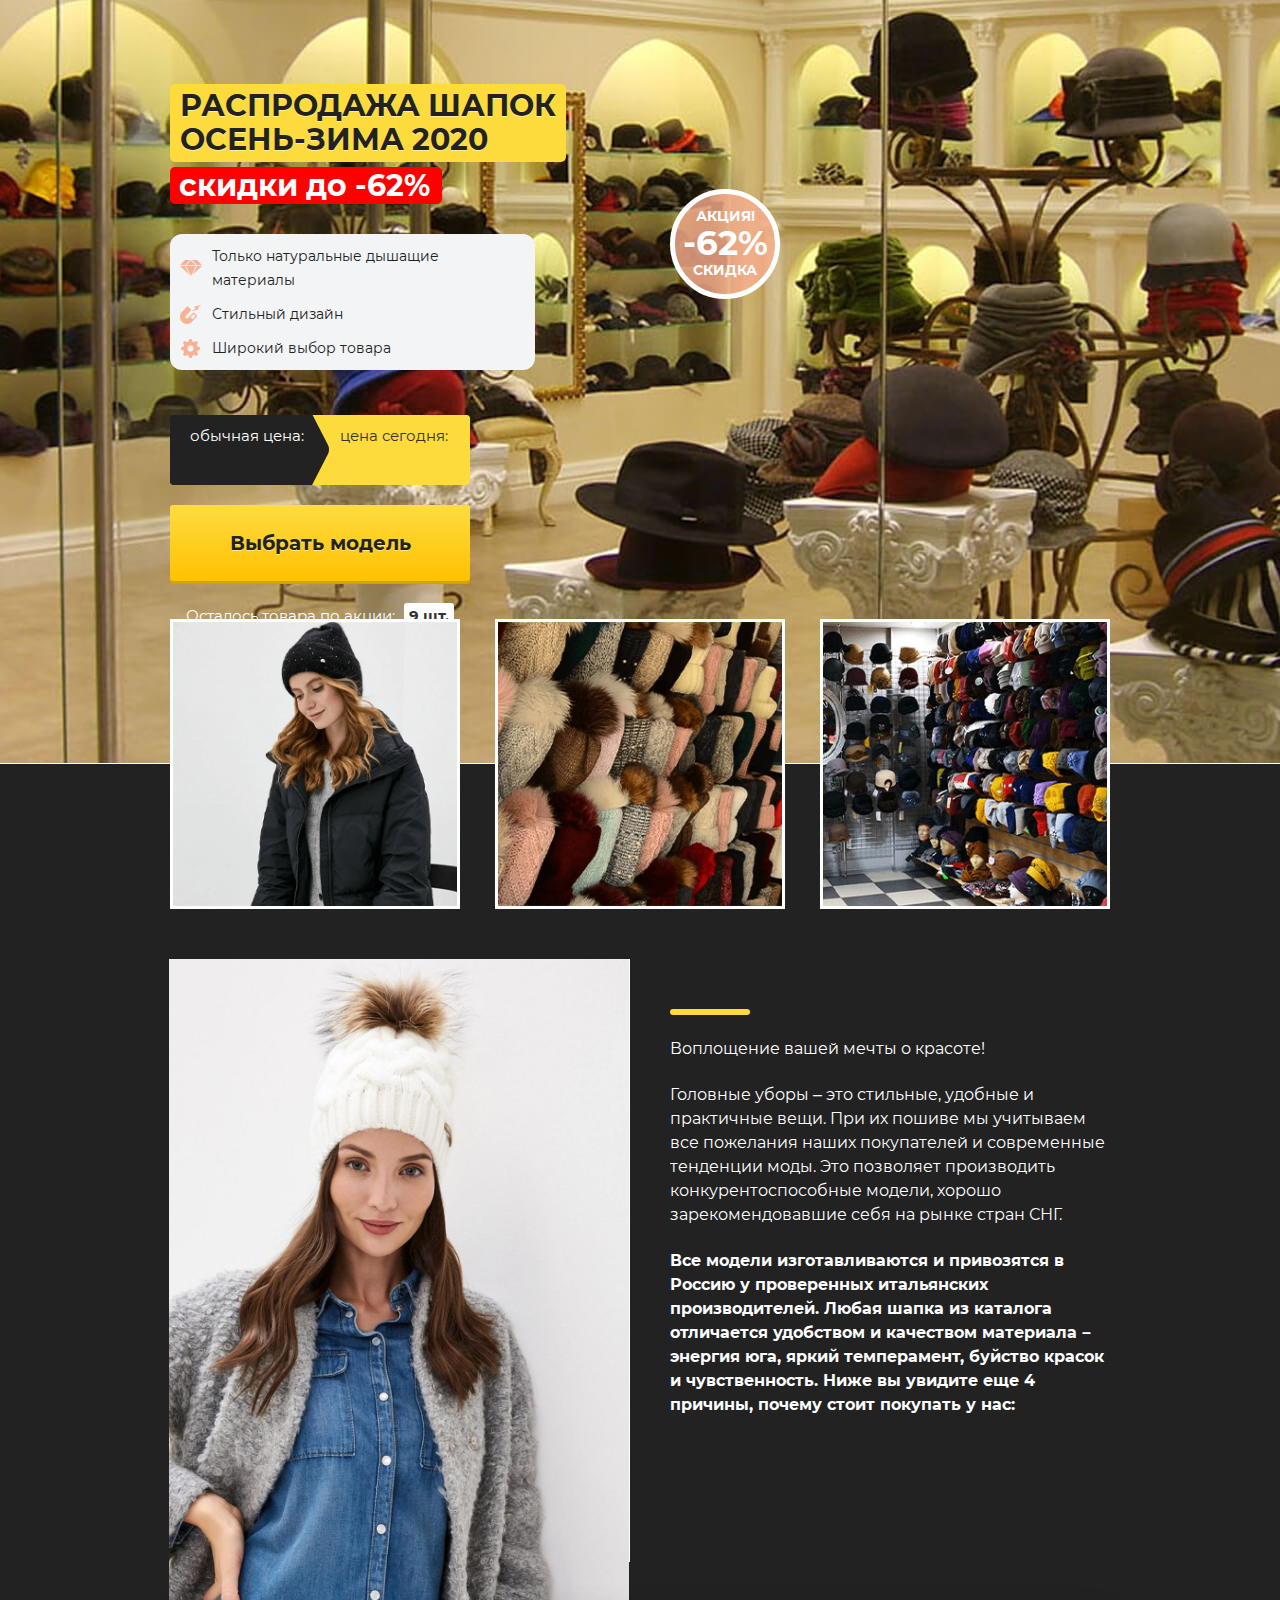
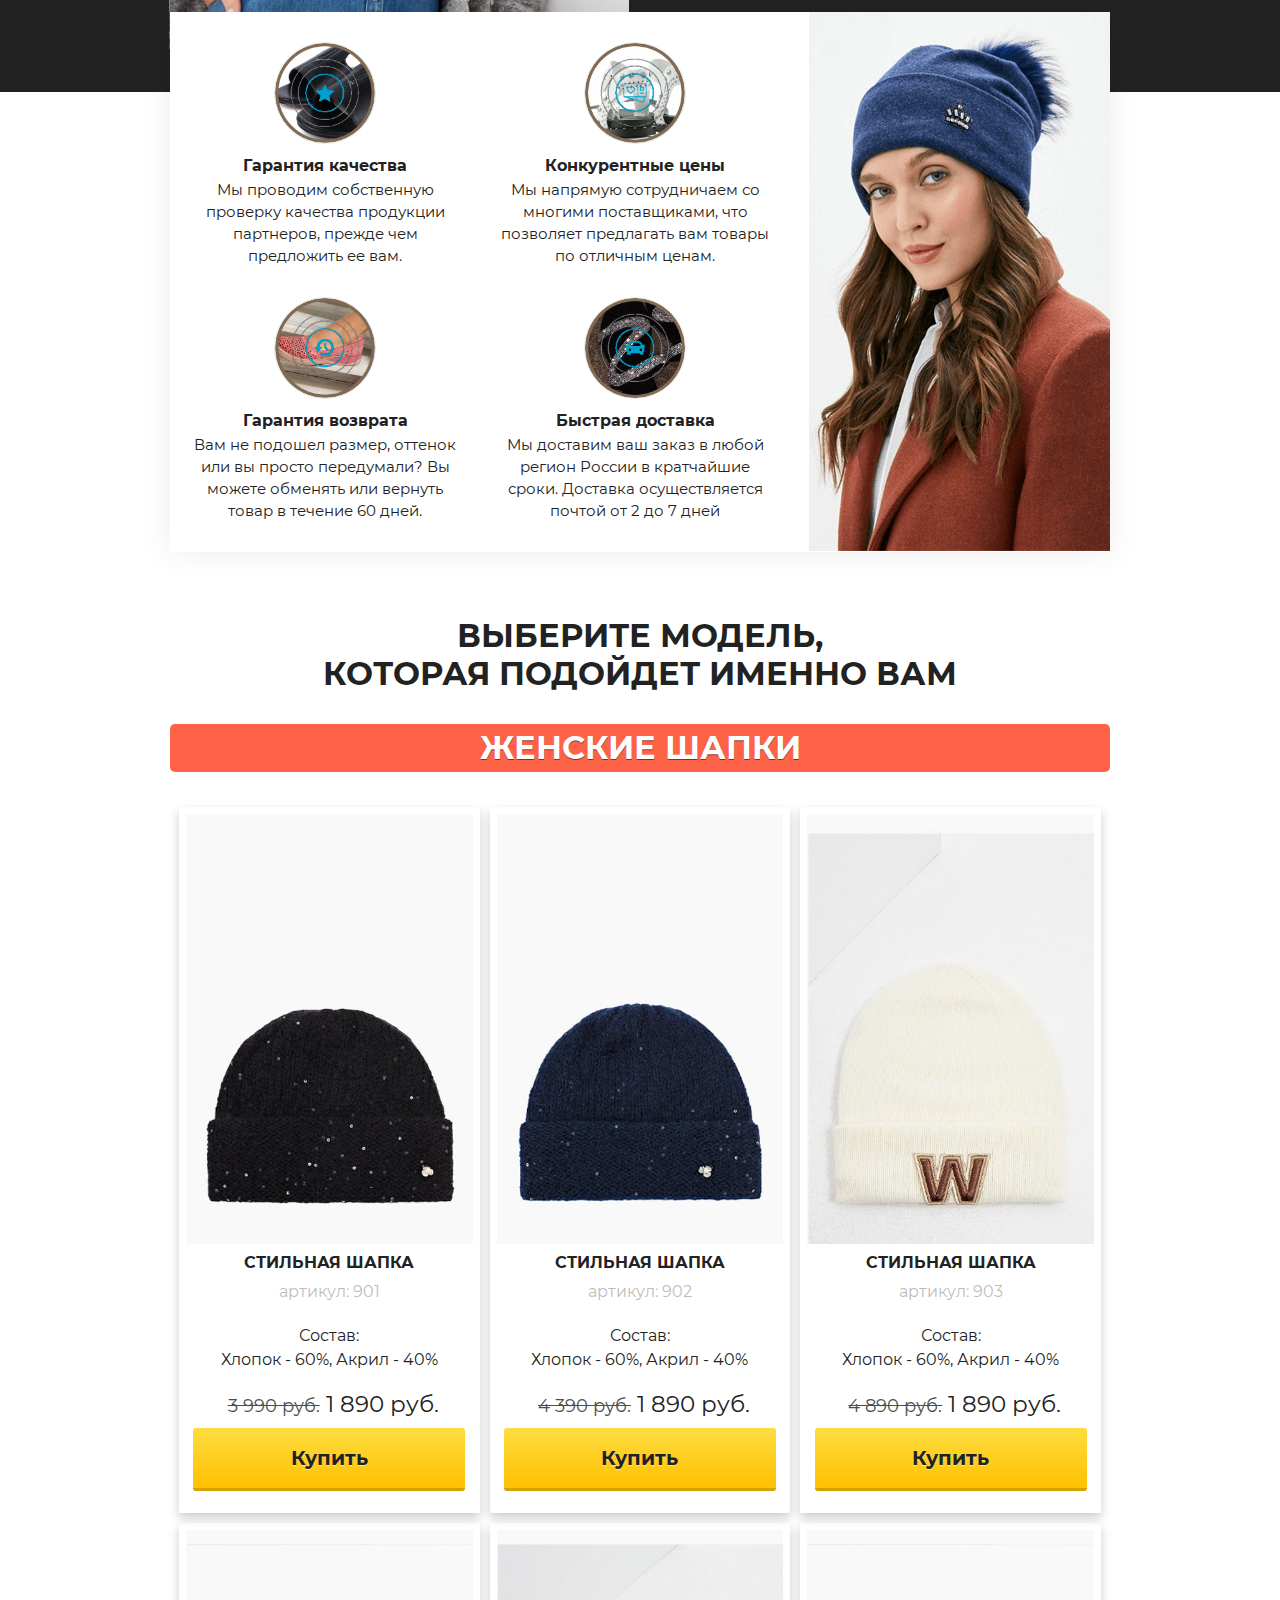
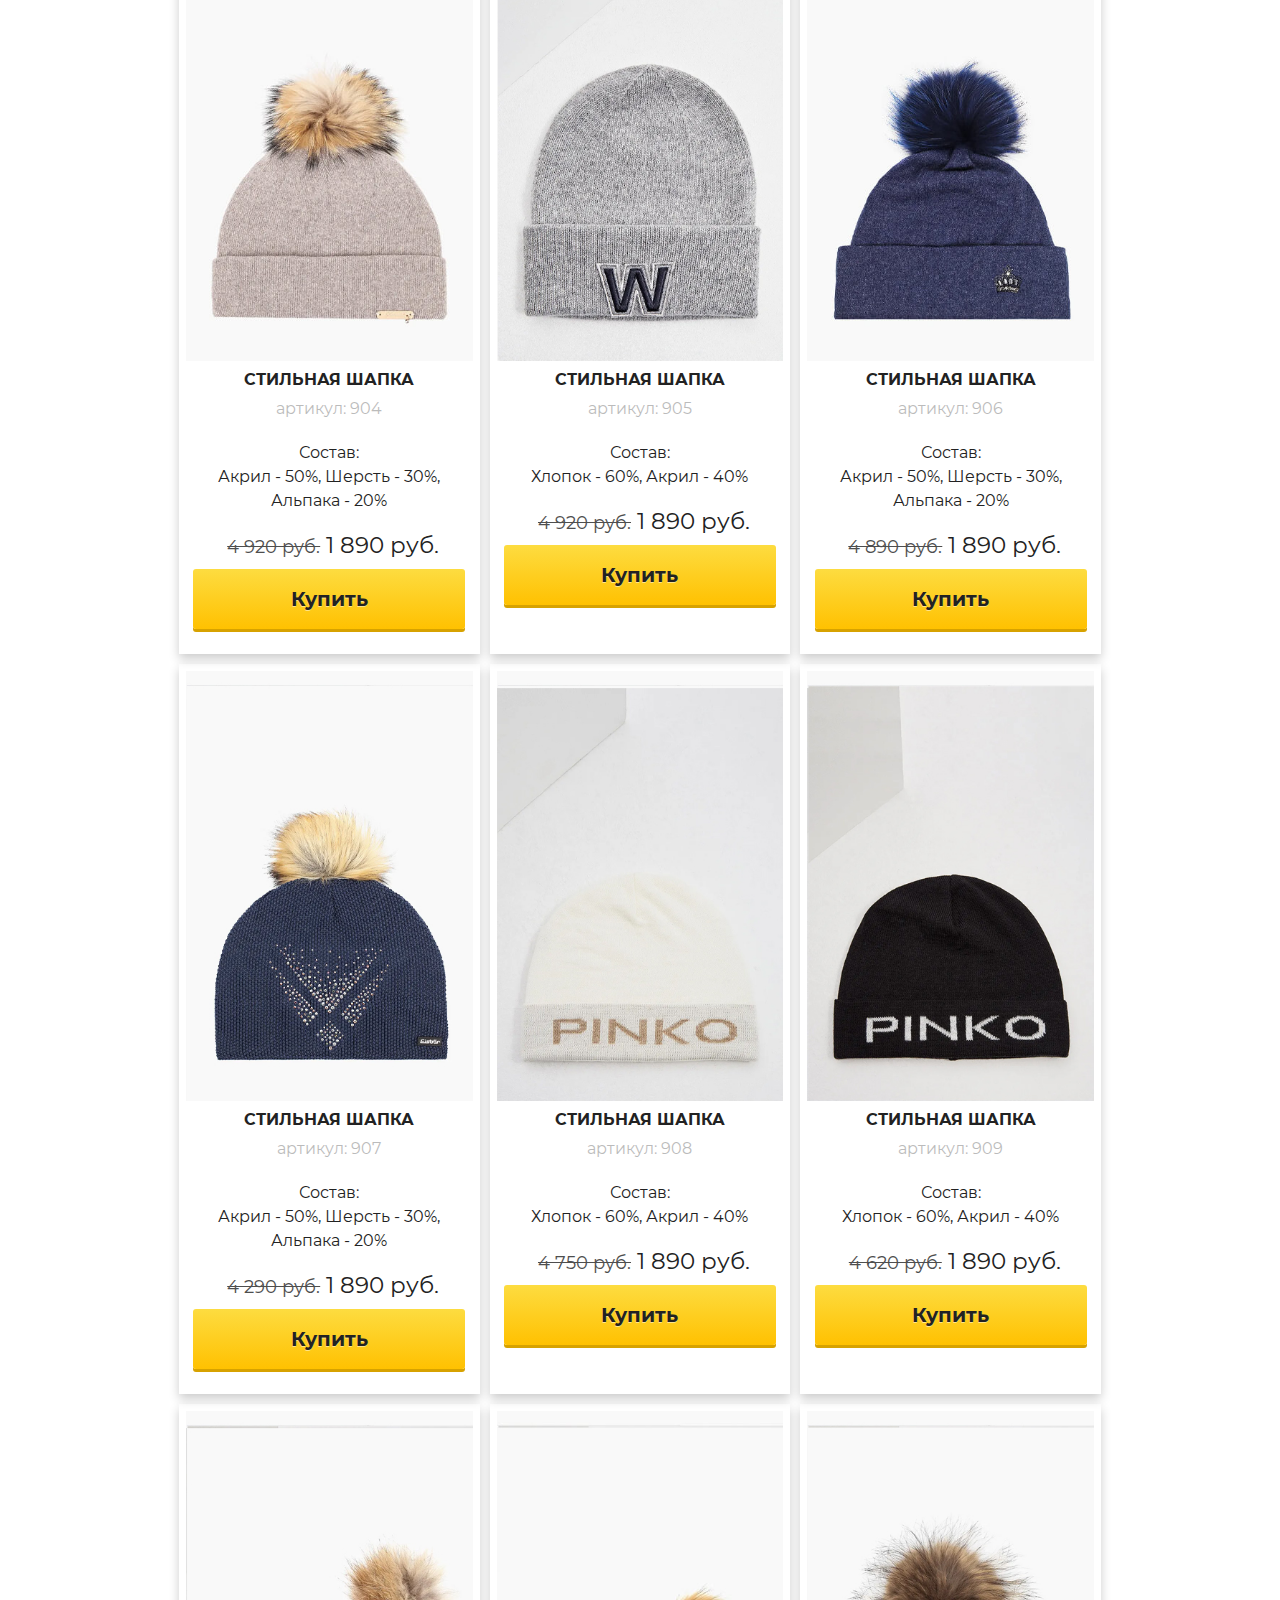
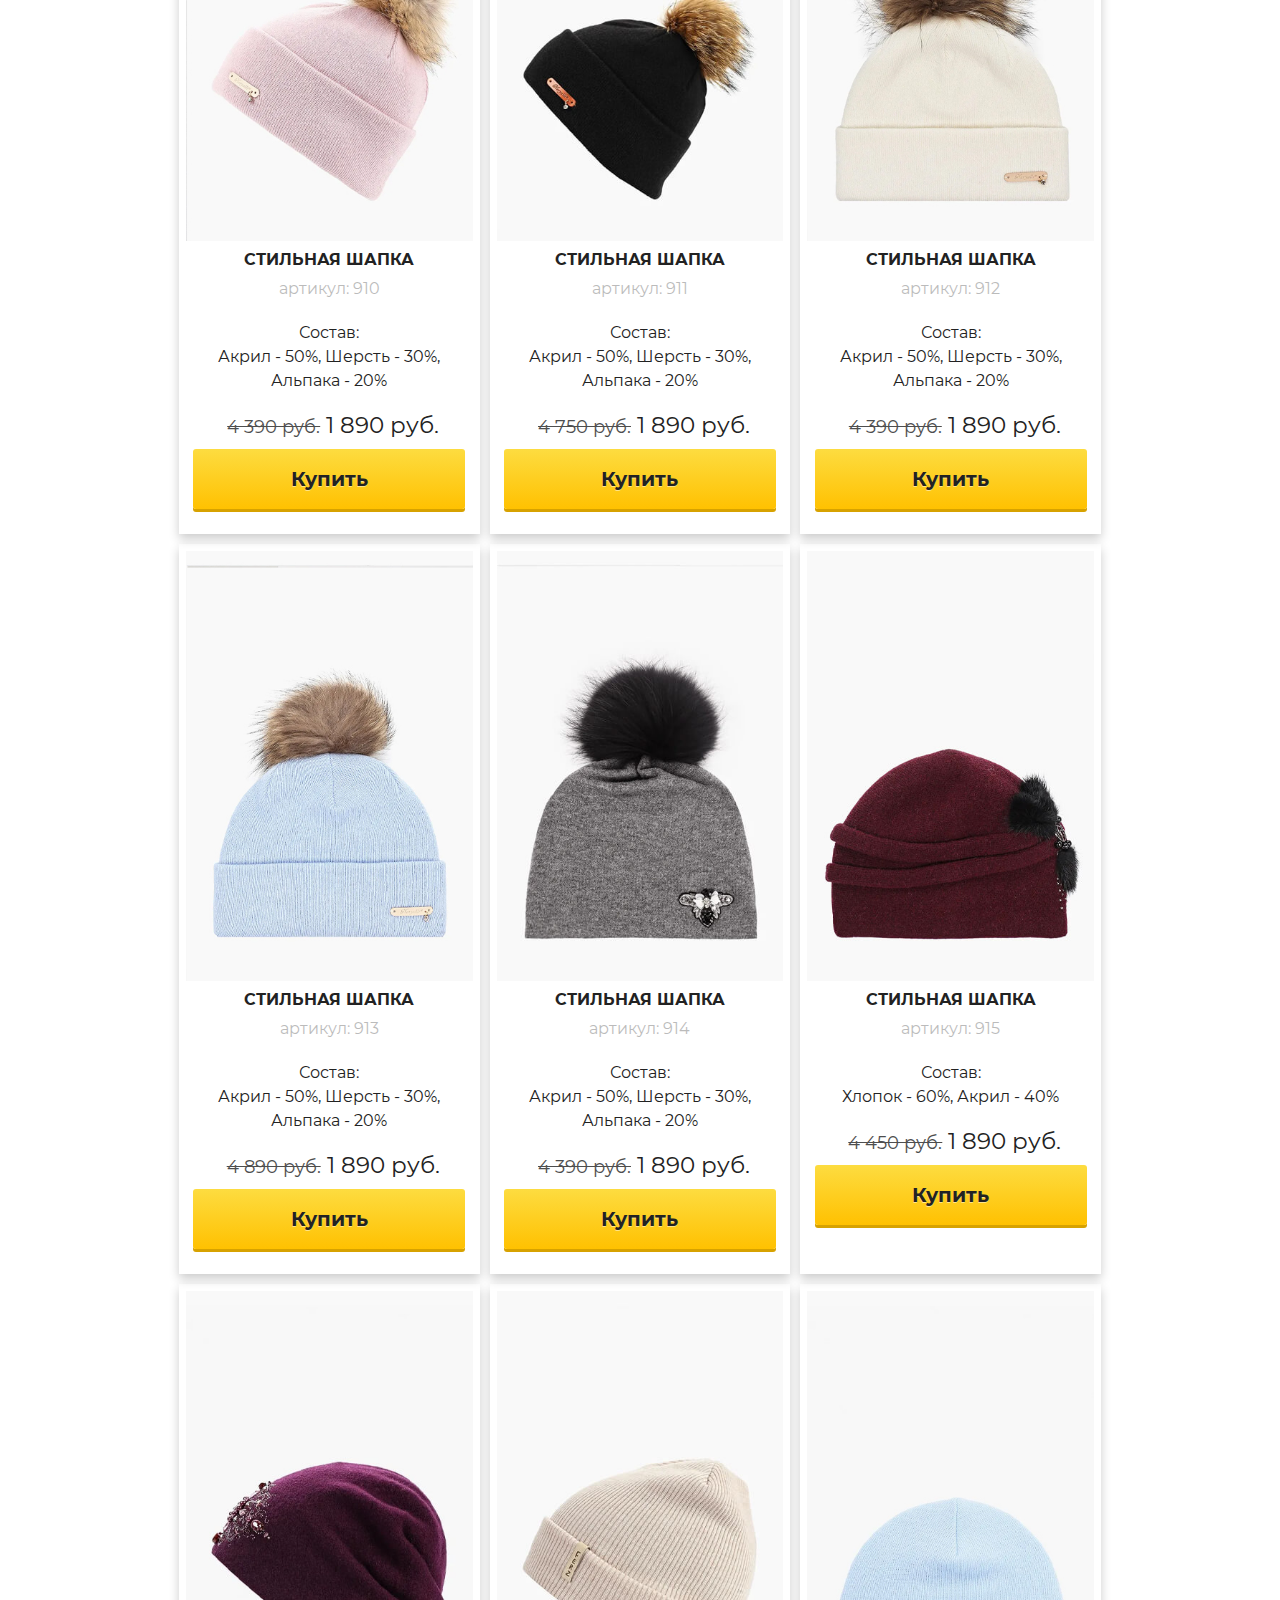
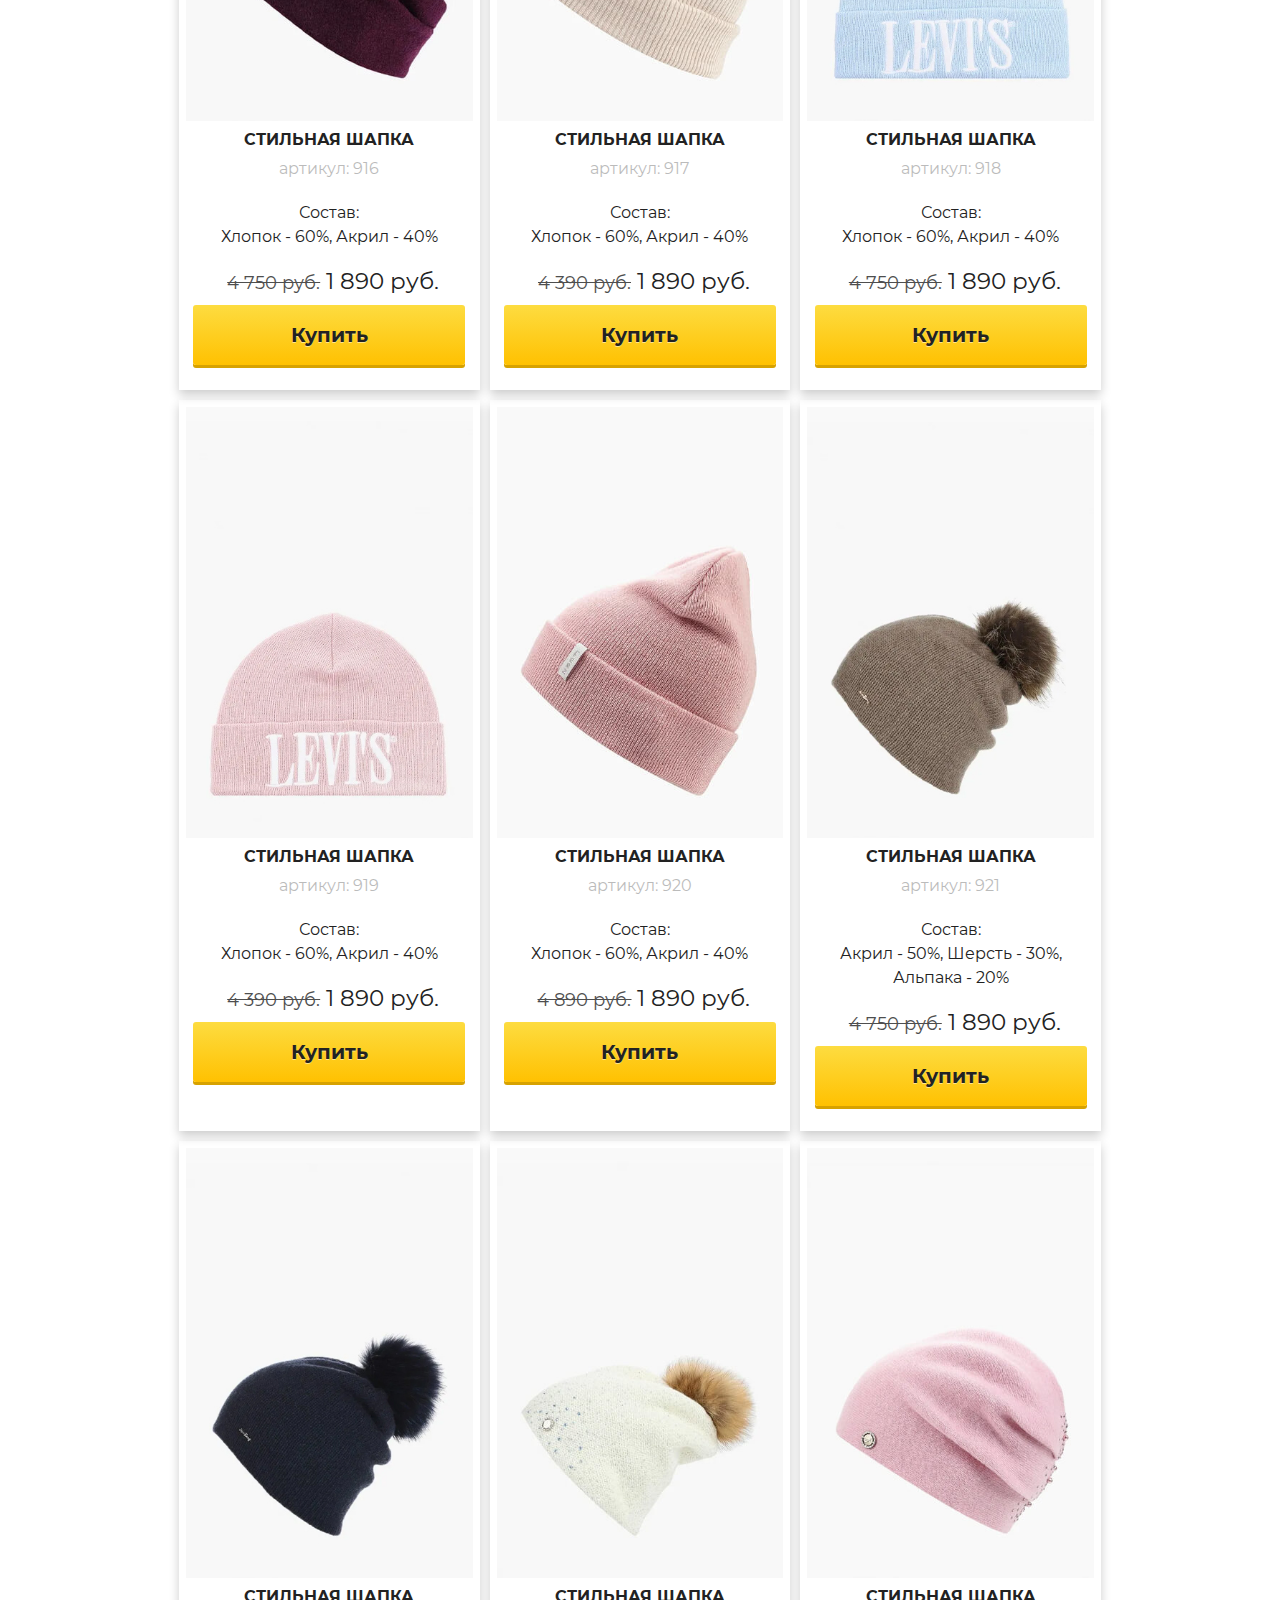
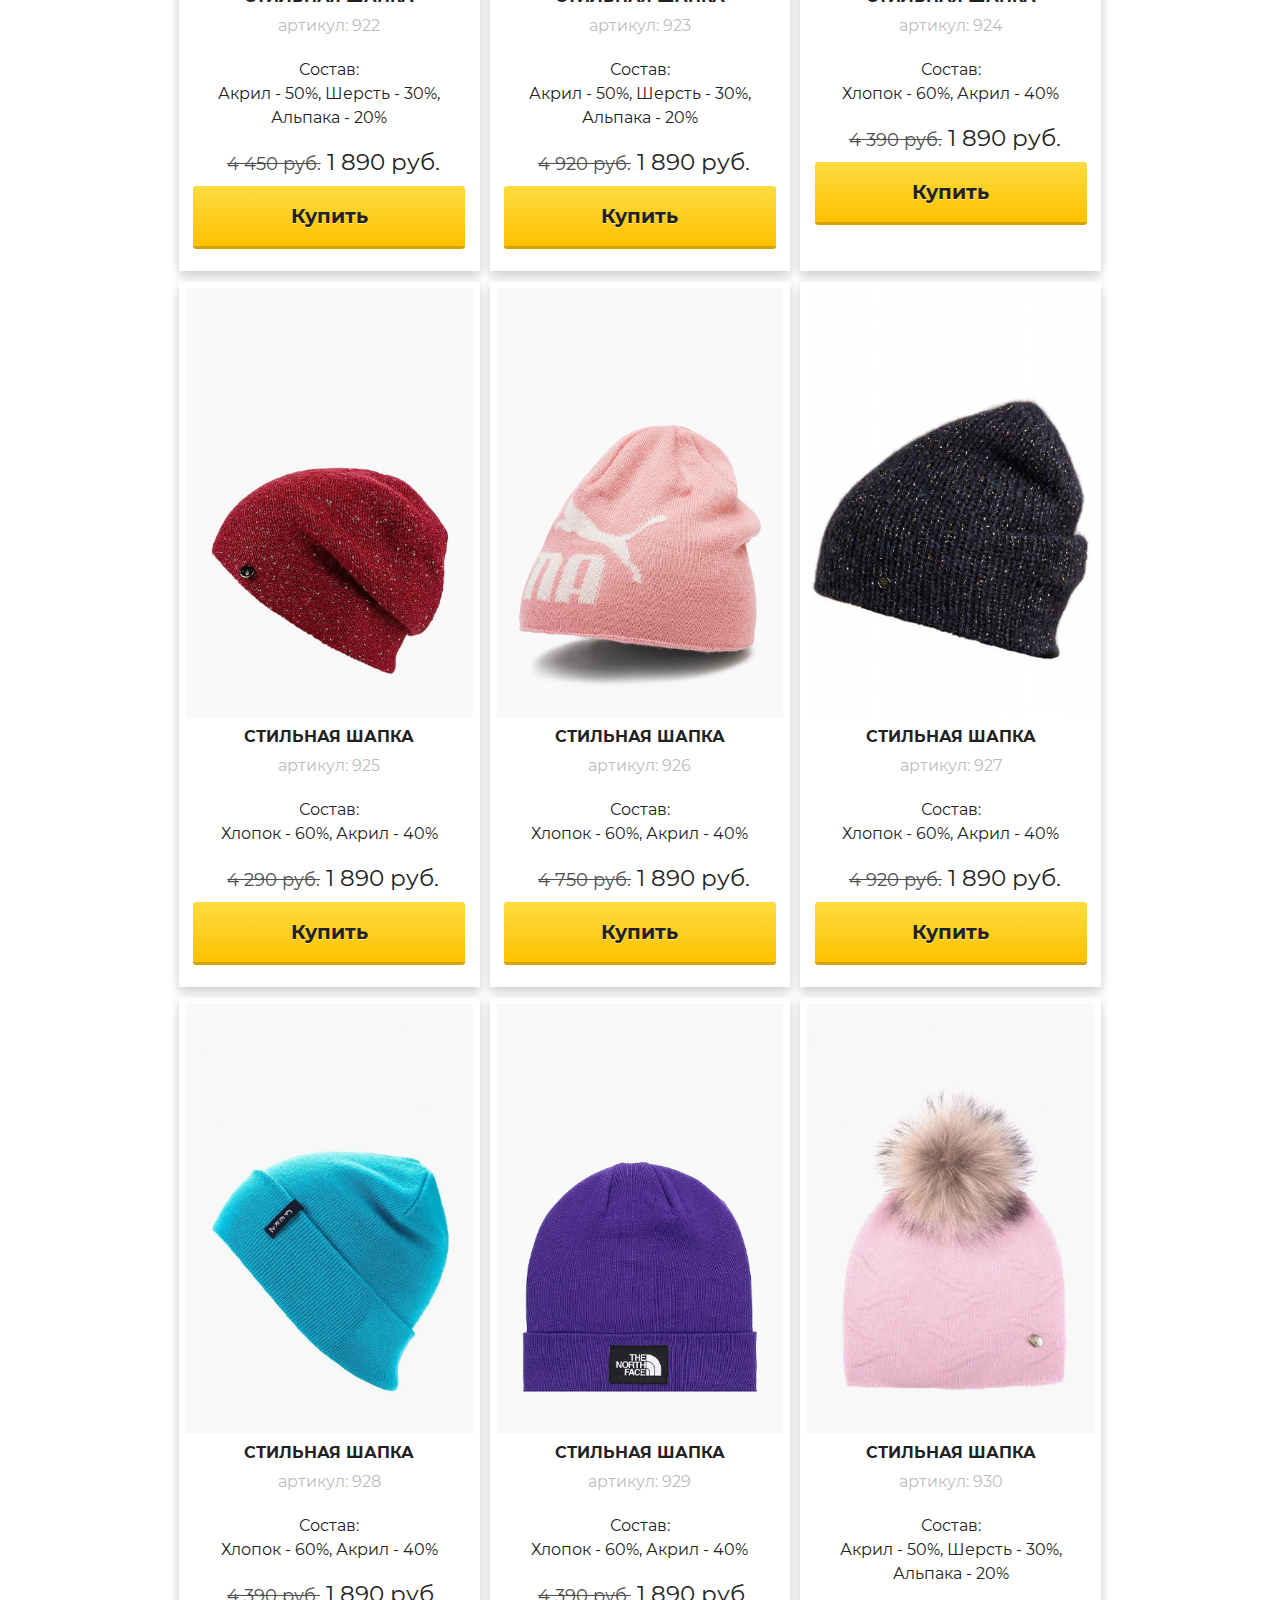
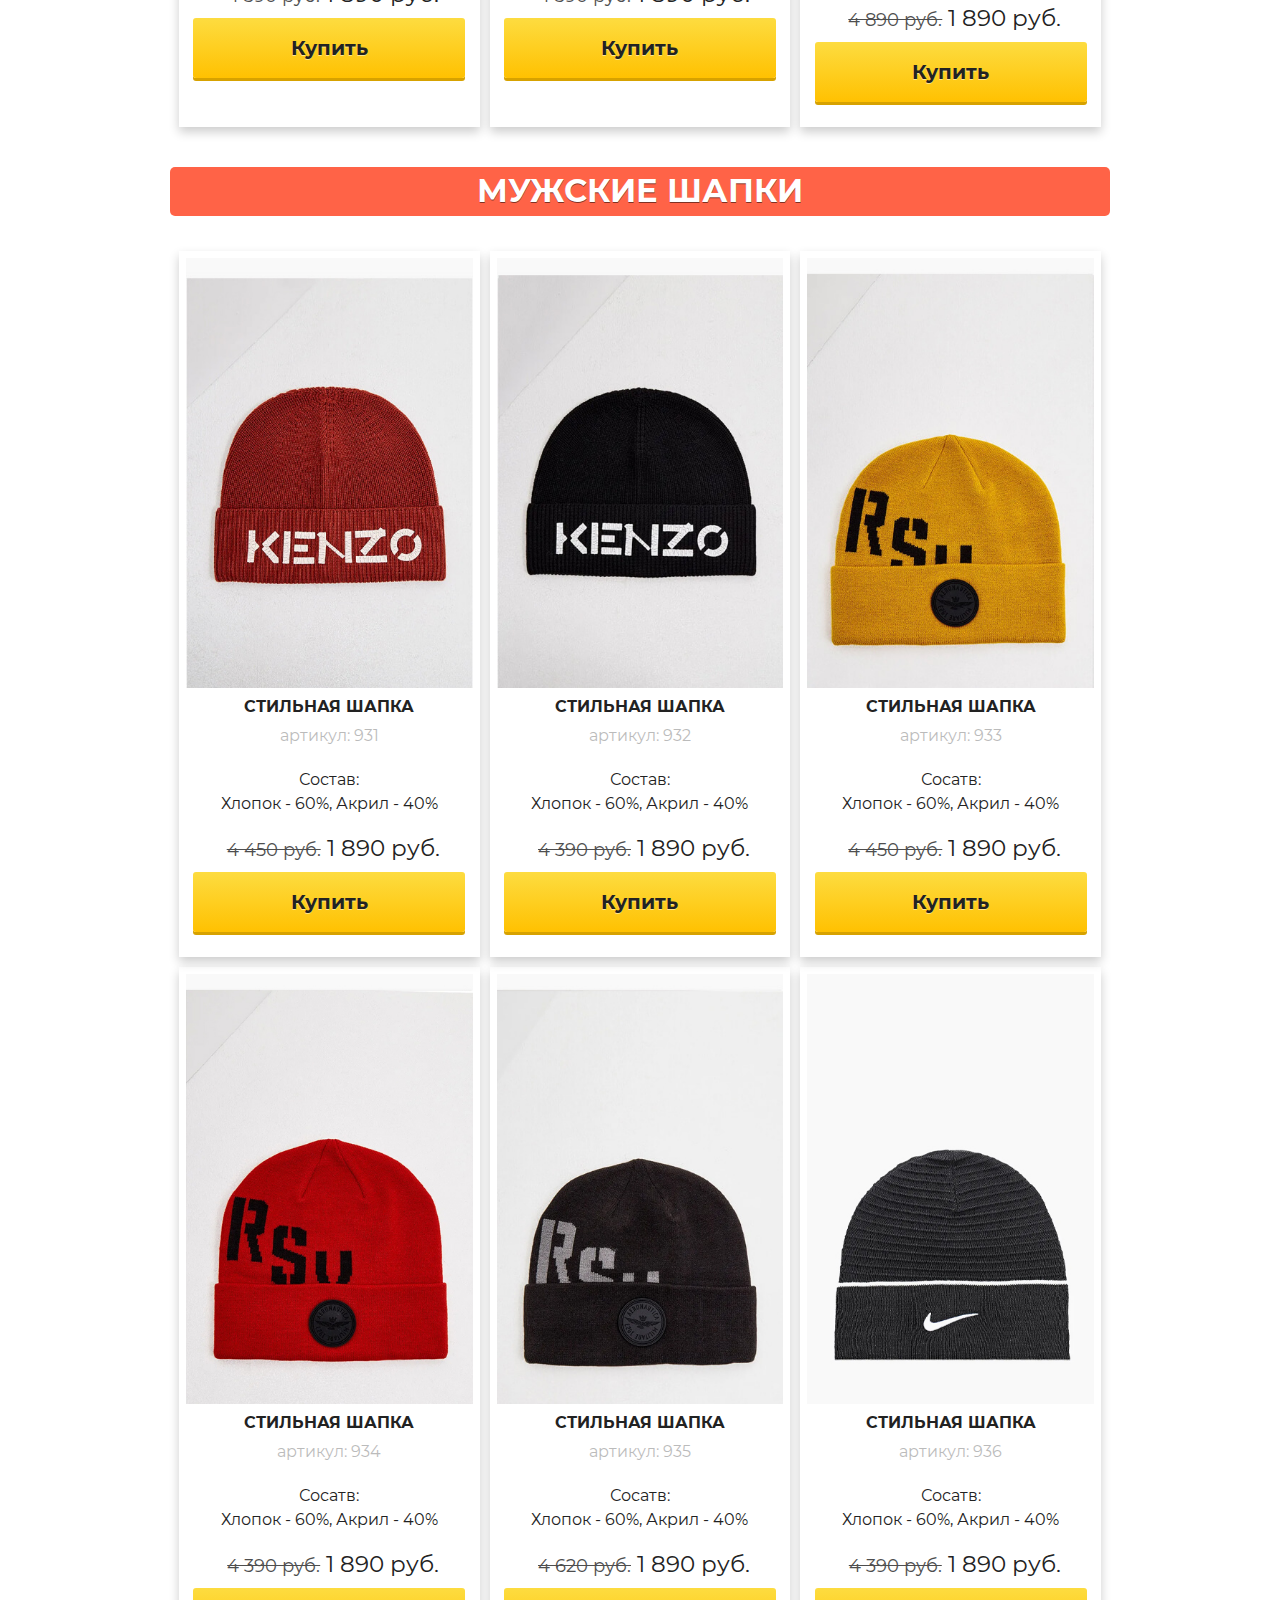
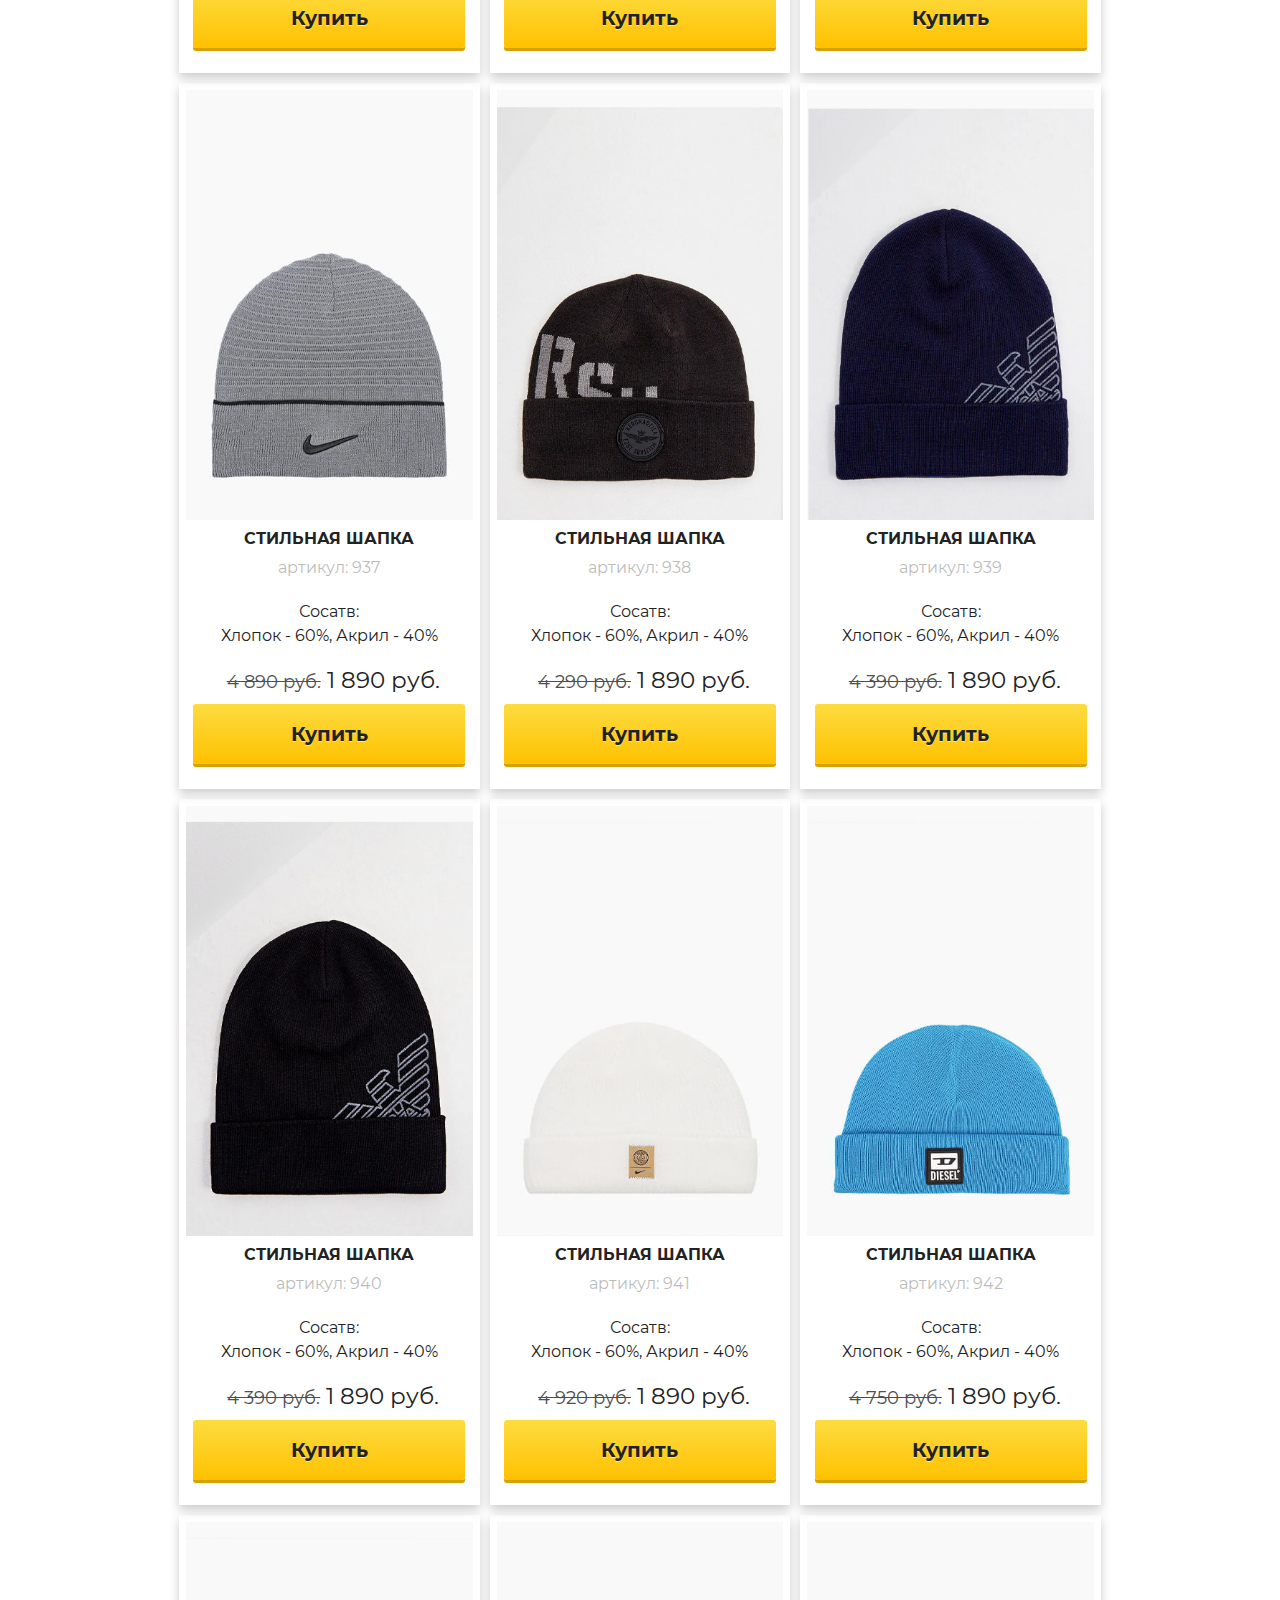
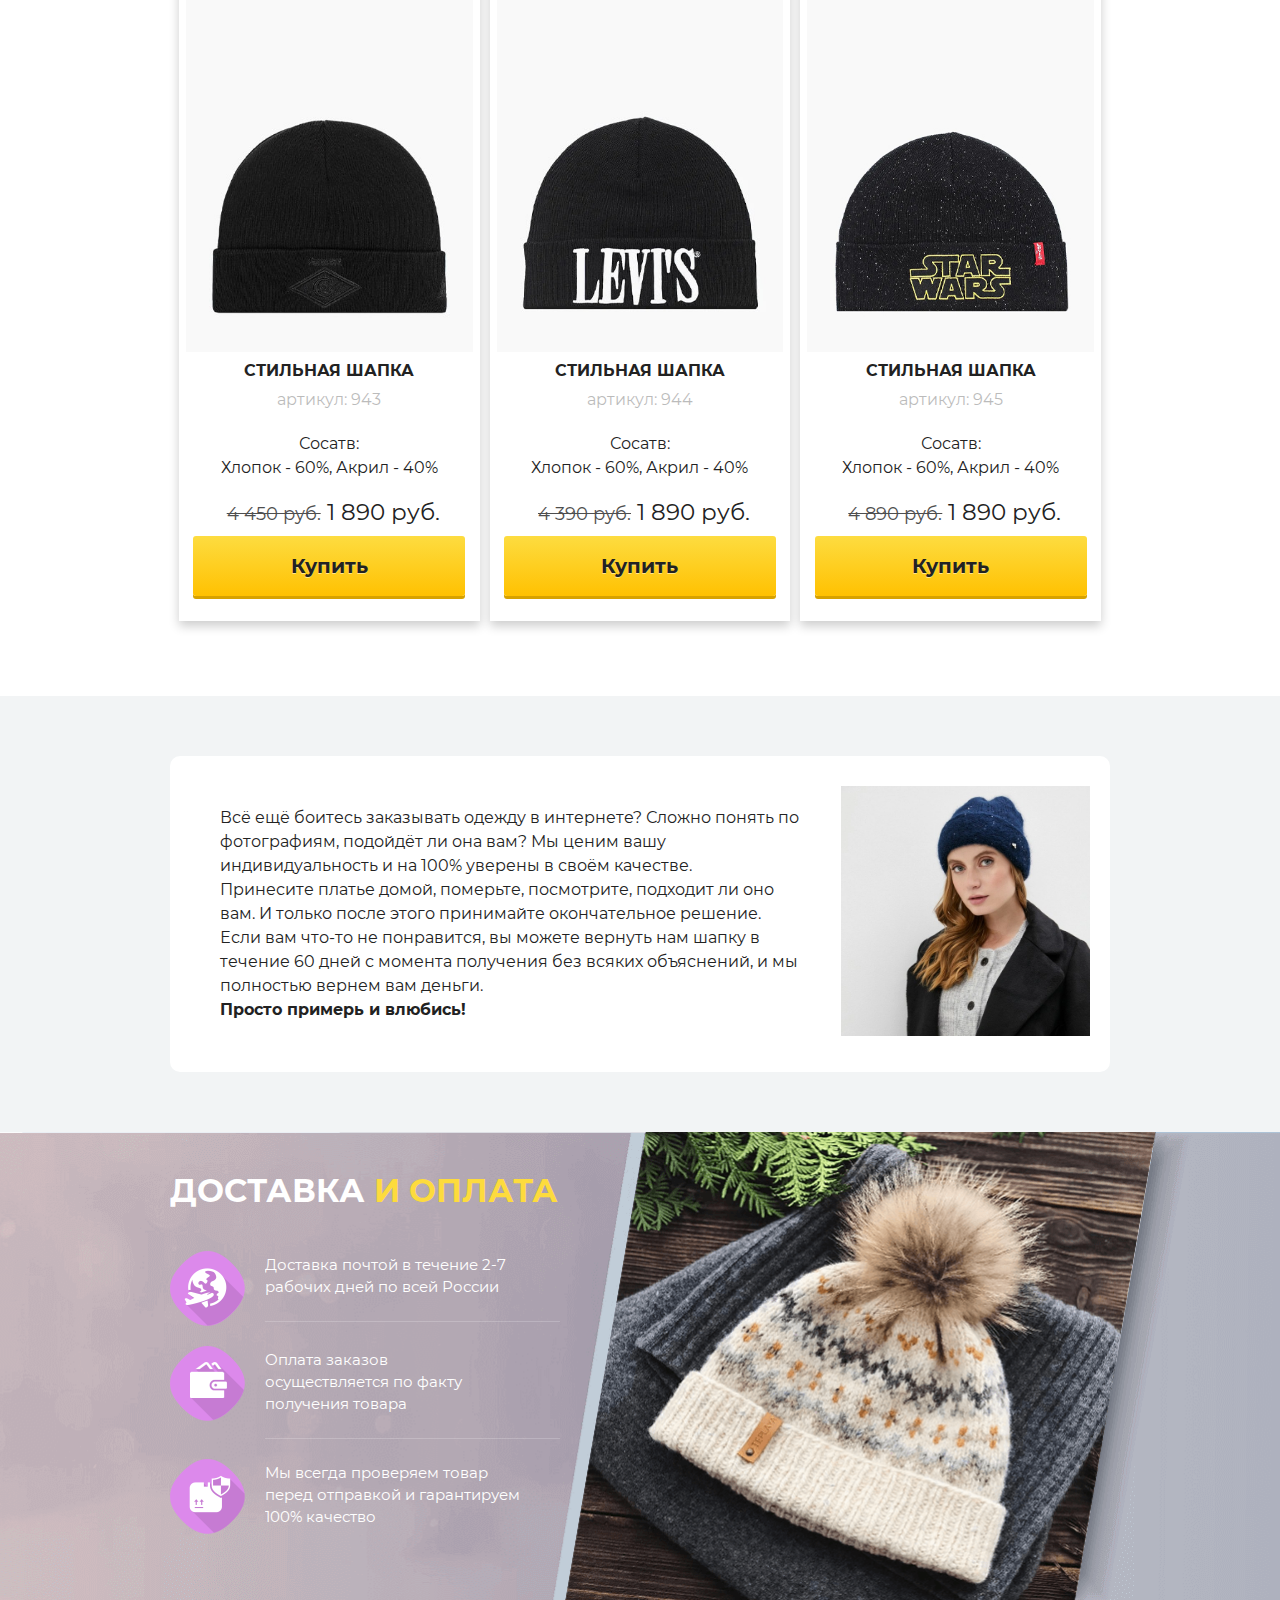
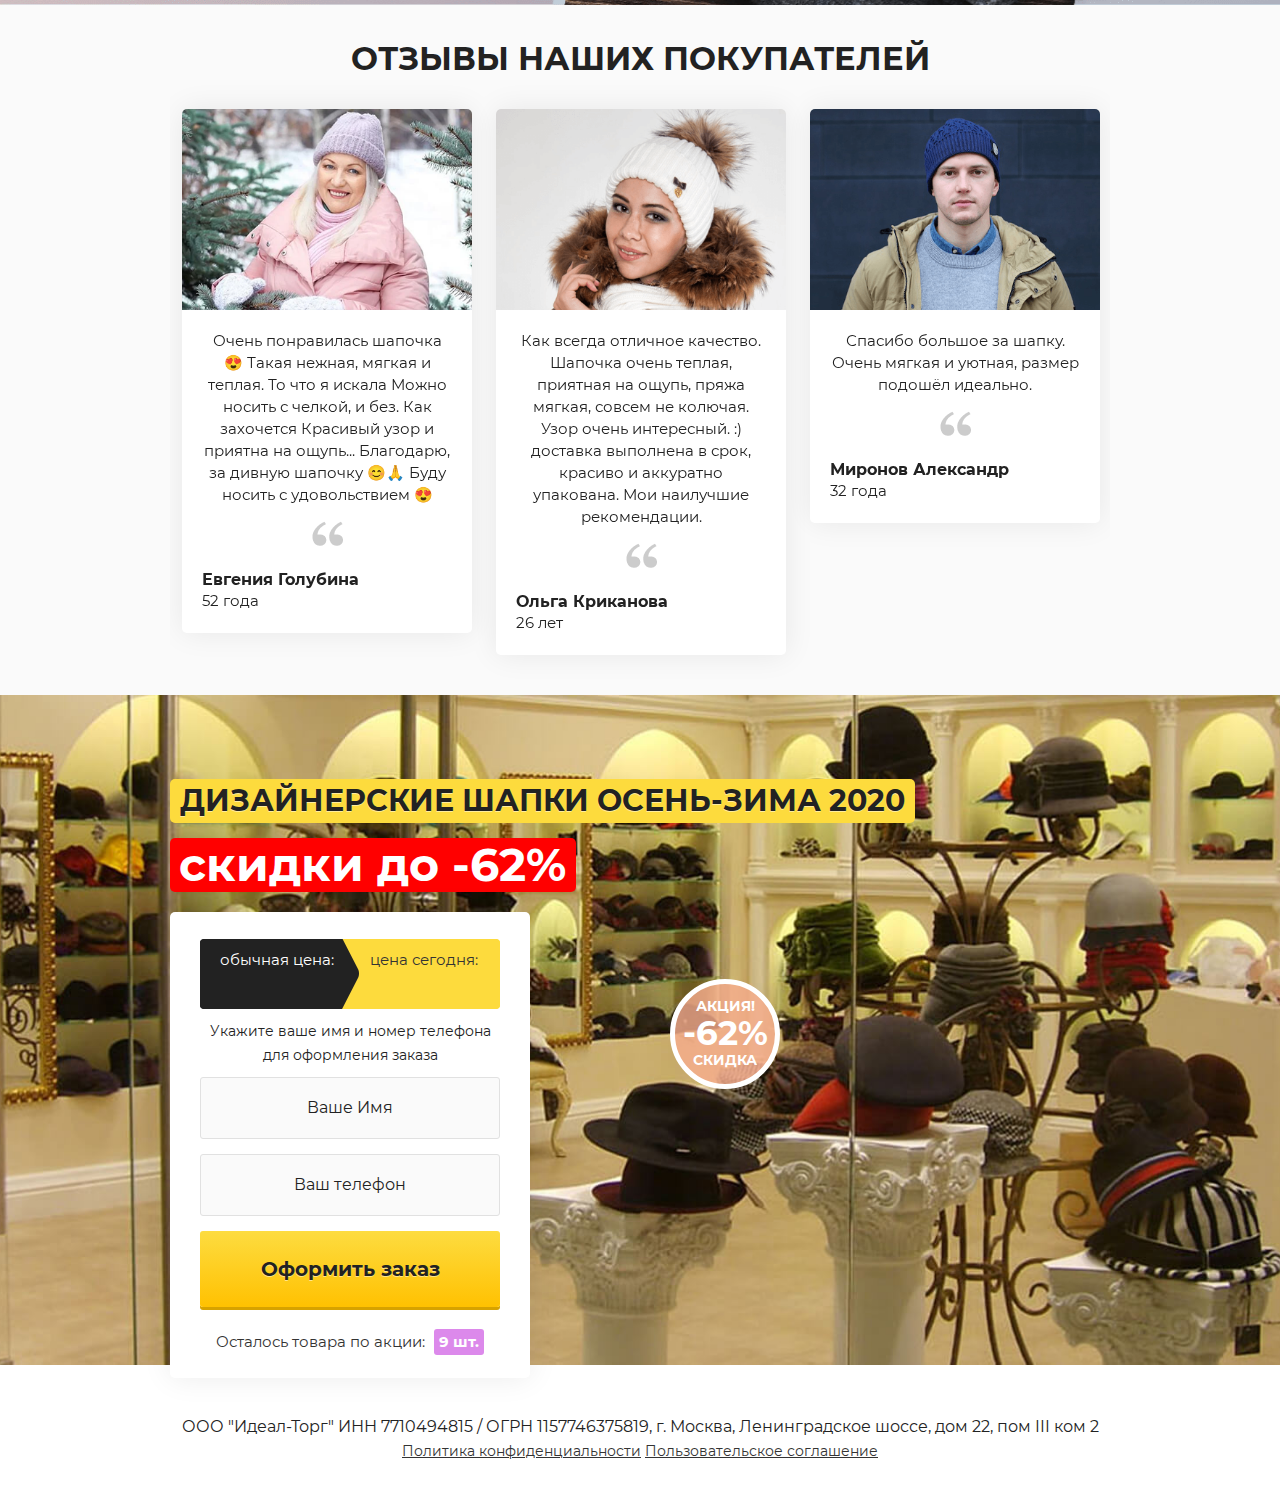
<file: hats_sale/index.html>
<!DOCTYPE html>
<html lang="ru">

<head>
  <meta http-equiv="content-type" content="text/html; charset=UTF-8">

  <meta charset="utf-8">
  <meta name="viewport" content="width=device-width">

  <title>РАСПРОДАЖА ШАПОК ЛЕТО-ОСЕНЬ 2020</title>
  <meta name="description" content=" ">

  <link rel="stylesheet" href="files/reset.css">
  <link rel="stylesheet" href="files/Montserrat.css" type="text/css">
  <link rel="stylesheet" href="files/settings.css">
  <link rel="stylesheet" href="files/slick.css">
  <link rel="stylesheet" href="files/style.css">

  <script src="https://code.jquery.com/jquery-3.4.1.js" integrity="sha256-WpOohJOqMqqyKL9FccASB9O0KwACQJpFTUBLTYOVvVU="
    crossorigin="anonymous"></script>
  <script type="text/javascript" src="https://bestseller-2020.ru/static/js/lt_landing_valid_form.js"></script>
  <script type="text/javascript" src="https://bestseller-2020.ru/static/js/lt_landing_script.js"></script>
  <script type="text/javascript">
    $jsonData = { "RU": { "currency": " \u0440\u0443\u0431.", "productsum": 1890, "oldproductsum": 4890, "delivery": 0, "totalsum": "1890.00" } }	</script>

  <style>
    .ajax_loader {
      display: none;

    }
  </style>


  <style>
    .ajax_loader {
      display: none !important;

    }

    .buy-btn {
      position: relative;
      display: block;
      width: 95%;
      height: 60px;
      line-height: 60px;
      margin: 10px auto;
      border: none;
      -webkit-border-radius: 3px;
      -moz-border-radius: 3px;
      border-radius: 3px;
      text-align: center;
      font-family: 'Montserrat', Helvetica, sans-serif;
      font-size: 20px;
      font-weight: 700;
      text-decoration: none;
      cursor: pointer;
      color: #222222;
      background: rgb(253, 220, 64);
      background: -moz-linear-gradient(top, rgba(253, 220, 64, 1) 0%, rgba(255, 193, 1, 1) 100%);
      background: -webkit-linear-gradient(top, rgba(253, 220, 64, 1) 0%, rgba(255, 193, 1, 1) 100%);
      background: -webkit-gradient(linear, left top, left bottom, from(rgba(253, 220, 64, 1)), to(rgba(255, 193, 1, 1)));
      background: -moz-linear-gradient(top, rgba(253, 220, 64, 1) 0%, rgba(255, 193, 1, 1) 100%);
      background: -o-linear-gradient(top, rgba(253, 220, 64, 1) 0%, rgba(255, 193, 1, 1) 100%);
      background: linear-gradient(to bottom, rgba(253, 220, 64, 1) 0%, rgba(255, 193, 1, 1) 100%);
      filter: progid:DXImageTransform.Microsoft.gradient(startColorstr='#fddc40', endColorstr='#ffc101', GradientType=0);
      -webkit-box-shadow: 0 3px 0 0 #d7a200;
      -moz-box-shadow: 0 3px 0 0 #d7a200;
      box-shadow: 0 3px 0 0 #d7a200;
      -webkit-appearance: none;
      -moz-appearance: none;
      appearance: none;
      text-shadow: 0 1px 0#ffe58b;
    }

    .images_block {
      display: flex;
      flex-wrap: wrap;
      justify-content: center;
    }

    .prod_item {
      width: 32%;
      box-sizing: border-box;
      padding: 10px;
      text-align: center;
      -webkit-box-shadow: 0 5px 10px 0 rgba(0, 0, 0, .2), 0 0 0 0 rgba(0, 0, 0, .12);
      box-shadow: 0 5px 10px 0 rgba(0, 0, 0, .2), 0 0 0 0 rgba(0, 0, 0, .12);
      padding: 7px 7px 15px;
      margin: 5px;
    }

    .product_name {
      font-weight: bold;
    }

    .product_composition {
      margin-bottom: 20px;
    }

    .product_price {
      font-size: 23px;
      margin-left: 8px;
    }

    .product_price span {
      text-decoration: line-through;
      opacity: .8;
      font-size: 18px;
    }

    @media (max-width: 976px) {
      .prod_item {
        width: 48%;
      }
    }


    @media (max-width: 768px) {
      .prod_item {
        width: 100%;
      }
    }
  </style>

  <!-- LT code insertion -->
  <!-- /LT code insertion -->
</head>

<body>


  <section class="block1 nach">
    <div class="wrap">
      <p class="subtitle">РАСПРОДАЖА ШАПОК <br>ОСЕНЬ-ЗИМА 2020</p>
      <h1 class="main_title">скидки до -62%</h1>
      <div class="sale">акция! <p>-62%</p> скидка</div>
      <ul class="topplus">
        <li>Только натуральные дышащие материалы</li>
        <li>Стильный дизайн</li>
        <li>Широкий выбор товара</li>
      </ul>
      <div class="price clearfix">
        <div class="old-cost">
          <span>обычная цена:</span>
          <p class="oldproductsum"></p>
        </div>
        <div class="new-cost">
          <span>цена сегодня:</span>
          <p class="productsum"></p>
        </div>
      </div>
      <a href="index.html#catalog" class="button-m">Выбрать модель</a>
      <div class="stock">Осталось товара по акции: <span>9 шт.</span></div>
    </div>
  </section>

  <section class="gallery_section">
    <div class="wrap clearfix">
      <img src="files/img/ph1.png">
      <img src="files/img/ph2.png">
      <img src="files/img/ph3.png">
    </div>
  </section>

  <!-- michael-k90 -->
  <section class="block2">
    <div class="about_block">
      <div class="wrap">
        <div class="clearfix container">
          <div class="images_block">
            <img src="files/img/asd.jpg">
          </div>
          <div class="content">
            <p>Воплощение вашей мечты о красоте!</p>
            <p>Головные уборы – это стильные, удобные и практичные вещи. При их пошиве мы учитываем все пожелания наших
              покупателей и современные тенденции моды. Это позволяет производить конкурентоспособные модели, хорошо
              зарекомендовавшие себя на рынке стран СНГ.</p>

            <p>Все модели изготавливаются и привозятся в Россию у проверенных итальянских производителей. Любая шапка
              из каталога отличается удобством и качеством материала – энергия юга, яркий темперамент, буйство красок и
              чувственность. Ниже вы увидите еще 4 причины, почему стоит покупать у нас:</p>
          </div>
        </div>
      </div>
    </div>
    <div class="wrap">

      <div class="preim clearfix">
        <ul>
          <li>
            <b>Гарантия качества</b>
            <p>Мы проводим собственную проверку качества продукции партнеров, прежде чем предложить ее вам.
            </p>
          </li>
          <li>
            <b>Конкурентные цены</b>
            <p>Мы напрямую сотрудничаем со многими поставщиками, что позволяет предлагать вам товары по
              отличным ценам.</p>
          </li>
          <li>
            <b>Гарантия возврата</b>
            <p>Вам не подошел размер, оттенок или вы просто передумали? Вы можете обменять или вернуть товар
              в течение 60 дней. </p>
          </li>
          <li>
            <b>Быстрая доставка</b>
            <p>Мы доставим ваш заказ в любой регион России в кратчайшие сроки. Доставка осуществляется
              почтой от 2 до 7 дней</p>
          </li>
        </ul>
      </div>
    </div>
  </section>

  <!-- gift -->

  <!-- characteristics -->

  <section class="characteristics_section" id="catalog">
    <div class="wrap clearfix">
      <h2 class="title">Выберите модель, <br>которая подойдет именно Вам</h2>
      <h2 class="title__subtitle">ЖЕНСКИЕ ШАПКИ</h2>
      <div class="images_block clearfix">
        <div class="prod_item">
          <div class="catalog_item">
            <a href="index.html#order_form" class=" img_wrap">
              <img class="b-lazy" src="img/catalog/1.jpg" alt="">
            </a>

            <p class="product_name">СТИЛЬНАЯ ШАПКА</p>
            <div style="margin: 5px 0 20px 0;">
              <!--<p>Материал: 80% полиэстер, 20% вискоза</p>-->
              <p style="opacity: 0.3;">артикул: 901</p>
            </div>

            <p>Состав: </p>
            <p class="product_composition">Хлопок - 60%, Акрил - 40%</p>
            <p class="product_price">
              <span>3 990 руб.</span> 1 890 руб.
            </p>



            <div class="buttons_wrap">
              <a href="index.html#order_form" class="buy-btn"
                onclick="document.querySelector('#model').value = 'СТИЛЬНАЯ ШАПКА'">Купить</a>
            </div>
          </div>
        </div>
        <div class="prod_item">
          <div class="catalog_item">
            <a href="index.html#order_form" class=" img_wrap">
              <img class="b-lazy" src="img/catalog/2.jpg" alt="">
            </a>

            <p class="product_name">СТИЛЬНАЯ ШАПКА</p>
            <div style="margin: 5px 0 20px 0;">
              <!--<p>Материал: 80% полиэстер, 20% вискоза</p>-->
              <p style="opacity: 0.3;">артикул: 902</p>
            </div>
            <p>Состав: </p>
            <p class="product_composition">Хлопок - 60%, Акрил - 40%</p>
            <p class="product_price">
              <span>4 390 руб.</span> 1 890 руб.
            </p>



            <div class="buttons_wrap">
              <a href="index.html#order_form" class="buy-btn"
                onclick="document.querySelector('#model').value = 'СТИЛЬНАЯ ШАПКА'">Купить</a>
            </div>
          </div>
        </div>
        <div class="prod_item">
          <div class="catalog_item">
            <a href="index.html#order_form" class=" img_wrap">
              <img class="b-lazy" src="img/catalog/3.jpg" alt="">
            </a>

            <p class="product_name">СТИЛЬНАЯ ШАПКА</p>
            <div style="margin: 5px 0 20px 0;">
              <!--<p>Материал: 80% полиэстер, 20% вискоза</p>-->
              <p style="opacity: 0.3;">артикул: 903</p>
            </div>
            <p>Состав: </p>
            <p class="product_composition">Хлопок - 60%, Акрил - 40%</p>
            <p class="product_price">
              <span>4 890 руб.</span> 1 890 руб.
            </p>



            <div class="buttons_wrap">
              <a href="index.html#order_form" class="buy-btn"
                onclick="document.querySelector('#model').value = 'СТИЛЬНАЯ ШАПКА'">Купить</a>
            </div>
          </div>
        </div>
        <div class="prod_item">
          <div class="catalog_item">
            <a href="index.html#order_form" class=" img_wrap">
              <img class="b-lazy" src="img/catalog/4.jpg" alt="">
            </a>

            <p class="product_name">СТИЛЬНАЯ ШАПКА</p>
            <div style="margin: 5px 0 20px 0;">
              <!--<p>Материал: 80% полиэстер, 20% вискоза</p>-->
              <p style="opacity: 0.3;">артикул: 904</p>
            </div>
            <p>Состав: </p>
            <p class="product_composition">Акрил - 50%, Шерсть - 30%, Альпака - 20%</p>
            <p class="product_price">
              <span>4 920 руб.</span> 1 890 руб.
            </p>



            <div class="buttons_wrap">
              <a href="index.html#order_form" class="buy-btn"
                onclick="document.querySelector('#model').value = 'СТИЛЬНАЯ ШАПКА'">Купить</a>
            </div>
          </div>
        </div>
        <div class="prod_item">
          <div class="catalog_item">
            <a href="index.html#order_form" class=" img_wrap">
              <img class="b-lazy" src="img/catalog/5.jpg" alt="">
            </a>

            <p class="product_name">СТИЛЬНАЯ ШАПКА</p>
            <div style="margin: 5px 0 20px 0;">
              <!--<p>Материал: 80% полиэстер, 20% вискоза</p>-->
              <p style="opacity: 0.3;">артикул: 905</p>
            </div>
            <p>Состав: </p>
            <p class="product_composition">Хлопок - 60%, Акрил - 40%</p>
            <p class="product_price">
              <span>4 920 руб.</span> 1 890 руб.
            </p>



            <div class="buttons_wrap">
              <a href="index.html#order_form" class="buy-btn"
                onclick="document.querySelector('#model').value = 'СТИЛЬНАЯ ШАПКА'">Купить</a>
            </div>
          </div>
        </div>
        <div class="prod_item">
          <div class="catalog_item">
            <a href="index.html#order_form" class=" img_wrap">
              <img class="b-lazy" src="img/catalog/6.jpg" alt="">
            </a>

            <p class="product_name">СТИЛЬНАЯ ШАПКА</p>
            <div style="margin: 5px 0 20px 0;">
              <!--<p>Материал: 80% полиэстер, 20% вискоза</p>-->
              <p style="opacity: 0.3;">артикул: 906</p>
            </div>
            <p>Состав: </p>
            <p class="product_composition">Акрил - 50%, Шерсть - 30%, Альпака - 20%</p>
            <p class="product_price">
              <span>4 890 руб.</span> 1 890 руб.
            </p>



            <div class="buttons_wrap">
              <a href="index.html#order_form" class="buy-btn"
                onclick="document.querySelector('#model').value = 'СТИЛЬНАЯ ШАПКА'">Купить</a>
            </div>
          </div>
        </div>
        <div class="prod_item">
          <div class="catalog_item">
            <a href="index.html#order_form" class=" img_wrap">
              <img class="b-lazy" src="img/catalog/7.jpg" alt="">
            </a>

            <p class="product_name">СТИЛЬНАЯ ШАПКА</p>
            <div style="margin: 5px 0 20px 0;">
              <!--<p>Материал: 80% полиэстер, 20% вискоза</p>-->
              <p style="opacity: 0.3;">артикул: 907</p>
            </div>
            <p>Состав: </p>
            <p class="product_composition">Акрил - 50%, Шерсть - 30%, Альпака - 20%</p>
            <p class="product_price">
              <span>4 290 руб.</span> 1 890 руб.
            </p>



            <div class="buttons_wrap">
              <a href="index.html#order_form" class="buy-btn"
                onclick="document.querySelector('#model').value = 'СТИЛЬНАЯ ШАПКА'">Купить</a>
            </div>
          </div>
        </div>
        <div class="prod_item">
          <div class="catalog_item">
            <a href="index.html#order_form" class=" img_wrap">
              <img class="b-lazy" src="img/catalog/8.jpg" alt="">
            </a>

            <p class="product_name">СТИЛЬНАЯ ШАПКА</p>
            <div style="margin: 5px 0 20px 0;">
              <!--<p>Материал: 80% полиэстер, 20% вискоза</p>-->
              <p style="opacity: 0.3;">артикул: 908</p>
            </div>
            <p>Состав: </p>
            <p class="product_composition">Хлопок - 60%, Акрил - 40%</p>
            <p class="product_price">
              <span>4 750 руб.</span> 1 890 руб.
            </p>



            <div class="buttons_wrap">
              <a href="index.html#order_form" class="buy-btn"
                onclick="document.querySelector('#model').value = 'СТИЛЬНАЯ ШАПКА'">Купить</a>
            </div>
          </div>
        </div>
        <div class="prod_item">
          <div class="catalog_item">
            <a href="index.html#order_form" class=" img_wrap">
              <img class="b-lazy" src="img/catalog/9.jpg" alt="">
            </a>

            <p class="product_name">СТИЛЬНАЯ ШАПКА</p>
            <div style="margin: 5px 0 20px 0;">
              <!--<p>Материал: 80% полиэстер, 20% вискоза</p>-->
              <p style="opacity: 0.3;">артикул: 909</p>
            </div>
            <p>Состав: </p>
            <p class="product_composition">Хлопок - 60%, Акрил - 40%</p>
            <p class="product_price">
              <span>4 620 руб.</span> 1 890 руб.
            </p>



            <div class="buttons_wrap">
              <a href="index.html#order_form" class="buy-btn"
                onclick="document.querySelector('#model').value = 'СТИЛЬНАЯ ШАПКА'">Купить</a>
            </div>
          </div>
        </div>
        <div class="prod_item">
          <div class="catalog_item">
            <a href="index.html#order_form" class=" img_wrap">
              <img class="b-lazy" src="img/catalog/10.jpg" alt="">
            </a>

            <p class="product_name">СТИЛЬНАЯ ШАПКА</p>
            <div style="margin: 5px 0 20px 0;">
              <!--<p>Материал: 80% полиэстер, 20% вискоза</p>-->
              <p style="opacity: 0.3;">артикул: 910</p>
            </div>
            <p>Состав: </p>
            <p class="product_composition">Акрил - 50%, Шерсть - 30%, Альпака - 20%</p>
            <p class="product_price">
              <span>4 390 руб.</span> 1 890 руб.
            </p>



            <div class="buttons_wrap">
              <a href="index.html#order_form" class="buy-btn"
                onclick="document.querySelector('#model').value = 'СТИЛЬНАЯ ШАПКА'">Купить</a>
            </div>
          </div>
        </div>
        <div class="prod_item">
          <div class="catalog_item">
            <a href="index.html#order_form" class=" img_wrap">
              <img class="b-lazy" src="img/catalog/11.jpg" alt="">
            </a>

            <p class="product_name">СТИЛЬНАЯ ШАПКА</p>
            <div style="margin: 5px 0 20px 0;">
              <!--<p>Материал: 80% полиэстер, 20% вискоза</p>-->
              <p style="opacity: 0.3;">артикул: 911</p>
            </div>
            <p>Состав: </p>
            <p class="product_composition">Акрил - 50%, Шерсть - 30%, Альпака - 20%</p>
            <p class="product_price">
              <span>4 750 руб.</span> 1 890 руб.
            </p>



            <div class="buttons_wrap">
              <a href="index.html#order_form" class="buy-btn"
                onclick="document.querySelector('#model').value = 'СТИЛЬНАЯ ШАПКА'">Купить</a>
            </div>
          </div>
        </div>
        <div class="prod_item">
          <div class="catalog_item">
            <a href="index.html#order_form" class=" img_wrap">
              <img class="b-lazy" src="img/catalog/12.jpg" alt="">
            </a>

            <p class="product_name">СТИЛЬНАЯ ШАПКА</p>
            <div style="margin: 5px 0 20px 0;">
              <!--<p>Материал: 80% полиэстер, 20% вискоза</p>-->
              <p style="opacity: 0.3;">артикул: 912</p>
            </div>
            <p>Состав: </p>
            <p class="product_composition">Акрил - 50%, Шерсть - 30%, Альпака - 20%</p>
            <p class="product_price">
              <span>4 390 руб.</span> 1 890 руб.
            </p>



            <div class="buttons_wrap">
              <a href="index.html#order_form" class="buy-btn"
                onclick="document.querySelector('#model').value = 'СТИЛЬНАЯ ШАПКА'">Купить</a>
            </div>
          </div>
        </div>
        <div class="prod_item">
          <div class="catalog_item">
            <a href="index.html#order_form" class=" img_wrap">
              <img class="b-lazy" src="img/catalog/13.jpg" alt="">
            </a>

            <p class="product_name">СТИЛЬНАЯ ШАПКА</p>
            <div style="margin: 5px 0 20px 0;">
              <!--<p>Материал: 80% полиэстер, 20% вискоза</p>-->
              <p style="opacity: 0.3;">артикул: 913</p>
            </div>
            <p>Состав: </p>
            <p class="product_composition">Акрил - 50%, Шерсть - 30%, Альпака - 20%</p>
            <p class="product_price">
              <span>4 890 руб.</span> 1 890 руб.
            </p>



            <div class="buttons_wrap">
              <a href="index.html#order_form" class="buy-btn"
                onclick="document.querySelector('#model').value = 'СТИЛЬНАЯ ШАПКА'">Купить</a>
            </div>
          </div>
        </div>
        <div class="prod_item">
          <div class="catalog_item">
            <a href="index.html#order_form" class=" img_wrap">
              <img class="b-lazy" src="img/catalog/14.jpg" alt="">
            </a>

            <p class="product_name">СТИЛЬНАЯ ШАПКА</p>
            <div style="margin: 5px 0 20px 0;">
              <!--<p>Материал: 80% полиэстер, 20% вискоза</p>-->
              <p style="opacity: 0.3;">артикул: 914</p>
            </div>
            <p>Состав: </p>
            <p class="product_composition">Акрил - 50%, Шерсть - 30%, Альпака - 20%</p>
            <p class="product_price">
              <span>4 390 руб.</span> 1 890 руб.
            </p>



            <div class="buttons_wrap">
              <a href="index.html#order_form" class="buy-btn"
                onclick="document.querySelector('#model').value = 'СТИЛЬНАЯ ШАПКА'">Купить</a>
            </div>
          </div>
        </div>
        <div class="prod_item">
          <div class="catalog_item">
            <a href="index.html#order_form" class=" img_wrap">
              <img class="b-lazy" src="img/catalog/15.jpg" alt="">
            </a>

            <p class="product_name">СТИЛЬНАЯ ШАПКА</p>
            <div style="margin: 5px 0 20px 0;">
              <!--<p>Материал: 80% полиэстер, 20% вискоза</p>-->
              <p style="opacity: 0.3;">артикул: 915</p>
            </div>
            <p>Состав: </p>
            <p class="product_composition">Хлопок - 60%, Акрил - 40%</p>
            <p class="product_price">
              <span>4 450 руб.</span> 1 890 руб.
            </p>



            <div class="buttons_wrap">
              <a href="index.html#order_form" class="buy-btn"
                onclick="document.querySelector('#model').value = 'СТИЛЬНАЯ ШАПКА'">Купить</a>
            </div>
          </div>
        </div>
        <div class="prod_item">
          <div class="catalog_item">
            <a href="index.html#order_form" class=" img_wrap">
              <img class="b-lazy" src="img/catalog/16.jpg" alt="">
            </a>

            <p class="product_name">СТИЛЬНАЯ ШАПКА</p>
            <div style="margin: 5px 0 20px 0;">
              <!--<p>Материал: 80% полиэстер, 20% вискоза</p>-->
              <p style="opacity: 0.3;">артикул: 916</p>
            </div>
            <p>Состав: </p>
            <p class="product_composition">Хлопок - 60%, Акрил - 40%</p>
            <p class="product_price">
              <span>4 750 руб.</span> 1 890 руб.
            </p>



            <div class="buttons_wrap">
              <a href="index.html#order_form" class="buy-btn"
                onclick="document.querySelector('#model').value = 'СТИЛЬНАЯ ШАПКА'">Купить</a>
            </div>
          </div>
        </div>
        <div class="prod_item">
          <div class="catalog_item">
            <a href="index.html#order_form" class=" img_wrap">
              <img class="b-lazy" src="img/catalog/17.jpg" alt="">
            </a>

            <p class="product_name">СТИЛЬНАЯ ШАПКА</p>
            <div style="margin: 5px 0 20px 0;">
              <!--<p>Материал: 80% полиэстер, 20% вискоза</p>-->
              <p style="opacity: 0.3;">артикул: 917</p>
            </div>
            <p>Состав: </p>
            <p class="product_composition">Хлопок - 60%, Акрил - 40%</p>
            <p class="product_price">
              <span>4 390 руб.</span> 1 890 руб.
            </p>



            <div class="buttons_wrap">
              <a href="index.html#order_form" class="buy-btn"
                onclick="document.querySelector('#model').value = 'СТИЛЬНАЯ ШАПКА'">Купить</a>
            </div>
          </div>
        </div>
        <div class="prod_item">
          <div class="catalog_item">
            <a href="index.html#order_form" class=" img_wrap">
              <img class="b-lazy" src="img/catalog/18.jpg" alt="">
            </a>

            <p class="product_name">СТИЛЬНАЯ ШАПКА</p>
            <div style="margin: 5px 0 20px 0;">
              <!--<p>Материал: 80% полиэстер, 20% вискоза</p>-->
              <p style="opacity: 0.3;">артикул: 918</p>
            </div>
            <p>Состав: </p>
            <p class="product_composition">Хлопок - 60%, Акрил - 40%</p>
            <p class="product_price">
              <span>4 750 руб.</span> 1 890 руб.
            </p>



            <div class="buttons_wrap">
              <a href="index.html#order_form" class="buy-btn"
                onclick="document.querySelector('#model').value = 'СТИЛЬНАЯ ШАПКА'">Купить</a>
            </div>
          </div>
        </div>
        <div class="prod_item">
          <div class="catalog_item">
            <a href="index.html#order_form" class=" img_wrap">
              <img class="b-lazy" src="img/catalog/19.jpg" alt="">
            </a>

            <p class="product_name">СТИЛЬНАЯ ШАПКА</p>
            <div style="margin: 5px 0 20px 0;">
              <!--<p>Материал: 80% полиэстер, 20% вискоза</p>-->
              <p style="opacity: 0.3;">артикул: 919</p>
            </div>
            <p>Состав: </p>
            <p class="product_composition">Хлопок - 60%, Акрил - 40%</p>
            <p class="product_price">
              <span>4 390 руб.</span> 1 890 руб.
            </p>



            <div class="buttons_wrap">
              <a href="index.html#order_form" class="buy-btn"
                onclick="document.querySelector('#model').value = 'СТИЛЬНАЯ ШАПКА'">Купить</a>
            </div>
          </div>
        </div>
        <div class="prod_item">
          <div class="catalog_item">
            <a href="index.html#order_form" class=" img_wrap">
              <img class="b-lazy" src="img/catalog/20.jpg" alt="">
            </a>

            <p class="product_name">СТИЛЬНАЯ ШАПКА</p>
            <div style="margin: 5px 0 20px 0;">
              <!--<p>Материал: 80% полиэстер, 20% вискоза</p>-->
              <p style="opacity: 0.3;">артикул: 920</p>
            </div>
            <p>Состав: </p>
            <p class="product_composition">Хлопок - 60%, Акрил - 40%</p>
            <p class="product_price">
              <span>4 890 руб.</span> 1 890 руб.
            </p>



            <div class="buttons_wrap">
              <a href="index.html#order_form" class="buy-btn"
                onclick="document.querySelector('#model').value = 'СТИЛЬНАЯ ШАПКА'">Купить</a>
            </div>
          </div>
        </div>
        <div class="prod_item">
          <div class="catalog_item">
            <a href="index.html#order_form" class=" img_wrap">
              <img class="b-lazy" src="img/catalog/21.jpg" alt="">
            </a>

            <p class="product_name">СТИЛЬНАЯ ШАПКА</p>
            <div style="margin: 5px 0 20px 0;">
              <!--<p>Материал: 80% полиэстер, 20% вискоза</p>-->
              <p style="opacity: 0.3;">артикул: 921</p>
            </div>
            <p>Состав: </p>
            <p class="product_composition">Акрил - 50%, Шерсть - 30%, Альпака - 20%</p>
            <p class="product_price">
              <span>4 750 руб.</span> 1 890 руб.
            </p>



            <div class="buttons_wrap">
              <a href="index.html#order_form" class="buy-btn"
                onclick="document.querySelector('#model').value = 'СТИЛЬНАЯ ШАПКА'">Купить</a>
            </div>
          </div>
        </div>
        <div class="prod_item">
          <div class="catalog_item">
            <a href="index.html#order_form" class=" img_wrap">
              <img class="b-lazy" src="img/catalog/22.jpg" alt="">
            </a>

            <p class="product_name">СТИЛЬНАЯ ШАПКА</p>
            <div style="margin: 5px 0 20px 0;">
              <!--<p>Материал: 80% полиэстер, 20% вискоза</p>-->
              <p style="opacity: 0.3;">артикул: 922</p>
            </div>
            <p>Состав: </p>
            <p class="product_composition">Акрил - 50%, Шерсть - 30%, Альпака - 20%</p>
            <p class="product_price">
              <span>4 450 руб.</span> 1 890 руб.
            </p>



            <div class="buttons_wrap">
              <a href="index.html#order_form" class="buy-btn"
                onclick="document.querySelector('#model').value = 'СТИЛЬНАЯ ШАПКА'">Купить</a>
            </div>
          </div>
        </div>
        <div class="prod_item">
          <div class="catalog_item">
            <a href="index.html#order_form" class=" img_wrap">
              <img class="b-lazy" src="img/catalog/23.jpg" alt="">
            </a>

            <p class="product_name">СТИЛЬНАЯ ШАПКА</p>
            <div style="margin: 5px 0 20px 0;">
              <!--<p>Материал: 80% полиэстер, 20% вискоза</p>-->
              <p style="opacity: 0.3;">артикул: 923</p>
            </div>
            <p>Состав: </p>
            <p class="product_composition">Акрил - 50%, Шерсть - 30%, Альпака - 20%</p>
            <p class="product_price">
              <span>4 920 руб.</span> 1 890 руб.
            </p>



            <div class="buttons_wrap">
              <a href="index.html#order_form" class="buy-btn"
                onclick="document.querySelector('#model').value = 'СТИЛЬНАЯ ШАПКА'">Купить</a>
            </div>
          </div>
        </div>
        <div class="prod_item">
          <div class="catalog_item">
            <a href="index.html#order_form" class=" img_wrap">
              <img class="b-lazy" src="img/catalog/24.jpg" alt="">
            </a>

            <p class="product_name">СТИЛЬНАЯ ШАПКА</p>
            <div style="margin: 5px 0 20px 0;">
              <!--<p>Материал: 80% полиэстер, 20% вискоза</p>-->
              <p style="opacity: 0.3;">артикул: 924</p>
            </div>
            <p>Состав: </p>
            <p class="product_composition">Хлопок - 60%, Акрил - 40%</p>
            <p class="product_price">
              <span>4 390 руб.</span> 1 890 руб.
            </p>



            <div class="buttons_wrap">
              <a href="index.html#order_form" class="buy-btn"
                onclick="document.querySelector('#model').value = 'СТИЛЬНАЯ ШАПКА'">Купить</a>
            </div>
          </div>
        </div>
        <div class="prod_item">
          <div class="catalog_item">
            <a href="index.html#order_form" class=" img_wrap">
              <img class="b-lazy" src="img/catalog/25.jpg" alt="">
            </a>

            <p class="product_name">СТИЛЬНАЯ ШАПКА</p>
            <div style="margin: 5px 0 20px 0;">
              <!--<p>Материал: 80% полиэстер, 20% вискоза</p>-->
              <p style="opacity: 0.3;">артикул: 925</p>
            </div>
            <p>Состав: </p>
            <p class="product_composition">Хлопок - 60%, Акрил - 40%</p>
            <p class="product_price">
              <span>4 290 руб.</span> 1 890 руб.
            </p>



            <div class="buttons_wrap">
              <a href="index.html#order_form" class="buy-btn"
                onclick="document.querySelector('#model').value = 'СТИЛЬНАЯ ШАПКА'">Купить</a>
            </div>
          </div>
        </div>
        <div class="prod_item">
          <div class="catalog_item">
            <a href="index.html#order_form" class=" img_wrap">
              <img class="b-lazy" src="img/catalog/26.jpg" alt="">
            </a>

            <p class="product_name">СТИЛЬНАЯ ШАПКА</p>
            <div style="margin: 5px 0 20px 0;">
              <!--<p>Материал: 80% полиэстер, 20% вискоза</p>-->
              <p style="opacity: 0.3;">артикул: 926</p>
            </div>
            <p>Состав: </p>
            <p class="product_composition">Хлопок - 60%, Акрил - 40%</p>
            <p class="product_price">
              <span>4 750 руб.</span> 1 890 руб.
            </p>



            <div class="buttons_wrap">
              <a href="index.html#order_form" class="buy-btn"
                onclick="document.querySelector('#model').value = 'СТИЛЬНАЯ ШАПКА'">Купить</a>
            </div>
          </div>
        </div>
        <div class="prod_item">
          <div class="catalog_item">
            <a href="index.html#order_form" class=" img_wrap">
              <img class="b-lazy" src="img/catalog/27.jpg" alt="">
            </a>

            <p class="product_name">СТИЛЬНАЯ ШАПКА</p>
            <div style="margin: 5px 0 20px 0;">
              <!--<p>Материал: 80% полиэстер, 20% вискоза</p>-->
              <p style="opacity: 0.3;">артикул: 927</p>
            </div>
            <p>Состав: </p>
            <p class="product_composition">Хлопок - 60%, Акрил - 40%</p>
            <p class="product_price">
              <span>4 920 руб.</span> 1 890 руб.
            </p>



            <div class="buttons_wrap">
              <a href="index.html#order_form" class="buy-btn"
                onclick="document.querySelector('#model').value = 'СТИЛЬНАЯ ШАПКА'">Купить</a>
            </div>
          </div>
        </div>
        <div class="prod_item">
          <div class="catalog_item">
            <a href="index.html#order_form" class=" img_wrap">
              <img class="b-lazy" src="img/catalog/28.jpg" alt="">
            </a>

            <p class="product_name">СТИЛЬНАЯ ШАПКА</p>
            <div style="margin: 5px 0 20px 0;">
              <!--<p>Материал: 80% полиэстер, 20% вискоза</p>-->
              <p style="opacity: 0.3;">артикул: 928</p>
            </div>
            <p>Состав: </p>
            <p class="product_composition">Хлопок - 60%, Акрил - 40%</p>
            <p class="product_price">
              <span>4 390 руб.</span> 1 890 руб.
            </p>



            <div class="buttons_wrap">
              <a href="index.html#order_form" class="buy-btn"
                onclick="document.querySelector('#model').value = 'СТИЛЬНАЯ ШАПКА'">Купить</a>
            </div>
          </div>
        </div>
        <div class="prod_item">
          <div class="catalog_item">
            <a href="index.html#order_form" class=" img_wrap">
              <img class="b-lazy" src="img/catalog/29.jpg" alt="">
            </a>

            <p class="product_name">СТИЛЬНАЯ ШАПКА</p>
            <div style="margin: 5px 0 20px 0;">
              <!--<p>Материал: 80% полиэстер, 20% вискоза</p>-->
              <p style="opacity: 0.3;">артикул: 929</p>
            </div>
            <p>Состав: </p>
            <p class="product_composition">Хлопок - 60%, Акрил - 40%</p>
            <p class="product_price">
              <span>4 390 руб.</span> 1 890 руб.
            </p>



            <div class="buttons_wrap">
              <a href="index.html#order_form" class="buy-btn"
                onclick="document.querySelector('#model').value = 'СТИЛЬНАЯ ШАПКА'">Купить</a>
            </div>
          </div>
        </div>
        <div class="prod_item">
          <div class="catalog_item">
            <a href="index.html#order_form" class=" img_wrap">
              <img class="b-lazy" src="img/catalog/30.jpg" alt="">
            </a>

            <p class="product_name">СТИЛЬНАЯ ШАПКА</p>
            <div style="margin: 5px 0 20px 0;">
              <!--<p>Материал: 80% полиэстер, 20% вискоза</p>-->
              <p style="opacity: 0.3;">артикул: 930</p>
            </div>
            <p>Состав: </p>
            <p class="product_composition">Акрил - 50%, Шерсть - 30%, Альпака - 20%</p>
            <p class="product_price">
              <span>4 890 руб.</span> 1 890 руб.
            </p>

            <div class="buttons_wrap">
              <a href="index.html#order_form" class="buy-btn"
                onclick="document.querySelector('#model').value = 'СТИЛЬНАЯ ШАПКА'">Купить</a>
            </div>
          </div>
        </div>
      </div>

      <h2 class="title__subtitle">МУЖСКИЕ ШАПКИ</h2>
      <!----------------------------------------------------------------->

      <div class="images_block clearfix">
        <div class="prod_item">
          <div class="catalog_item">
            <a href="index.html#order_form" class=" img_wrap">
              <img class="b-lazy" src="img/catalog/31.jpg" alt="">
            </a>

            <p class="product_name">СТИЛЬНАЯ ШАПКА</p>
            <div style="margin: 5px 0 20px 0;">
              <!--<p>Материал: 80% полиэстер, 20% вискоза</p>-->
              <p style="opacity: 0.3;">артикул: 931</p>
            </div>
            <p>Состав: </p>
            <p class="product_composition">Хлопок - 60%, Акрил - 40%</p>
            <p class="product_price">
              <span>4 450 руб.</span> 1 890 руб.
            </p>



            <div class="buttons_wrap">
              <a href="index.html#order_form" class="buy-btn"
                onclick="document.querySelector('#model').value = 'СТИЛЬНАЯ ШАПКА'">Купить</a>
            </div>
          </div>
        </div>
        <div class="prod_item">
          <div class="catalog_item">
            <a href="index.html#order_form" class=" img_wrap">
              <img class="b-lazy" src="img/catalog/32.jpg" alt="">
            </a>

            <p class="product_name">СТИЛЬНАЯ ШАПКА</p>
            <div style="margin: 5px 0 20px 0;">
              <!--<p>Материал: 80% полиэстер, 20% вискоза</p>-->
              <p style="opacity: 0.3;">артикул: 932</p>
            </div>
            <p>Состав: </p>
            <p class="product_composition">Хлопок - 60%, Акрил - 40%</p>
            <p class="product_price">
              <span>4 390 руб.</span> 1 890 руб.
            </p>



            <div class="buttons_wrap">
              <a href="index.html#order_form" class="buy-btn"
                onclick="document.querySelector('#model').value = 'СТИЛЬНАЯ ШАПКА'">Купить</a>
            </div>
          </div>
        </div>
        <div class="prod_item">
          <div class="catalog_item">
            <a href="index.html#order_form" class=" img_wrap">
              <img class="b-lazy" src="img/catalog/33.jpg" alt="">
            </a>

            <p class="product_name">СТИЛЬНАЯ ШАПКА</p>
            <div style="margin: 5px 0 20px 0;">
              <!--<p>Материал: 80% полиэстер, 20% вискоза</p>-->
              <p style="opacity: 0.3;">артикул: 933</p>
            </div>
            <p>Сосатв:</p>
            <p class="product_composition">Хлопок - 60%, Акрил - 40%</p>
            <p class="product_price">
              <span>4 450 руб.</span> 1 890 руб.
            </p>



            <div class="buttons_wrap">
              <a href="index.html#order_form" class="buy-btn"
                onclick="document.querySelector('#model').value = 'СТИЛЬНАЯ ШАПКА'">Купить</a>
            </div>
          </div>
        </div>
        <div class="prod_item">
          <div class="catalog_item">
            <a href="index.html#order_form" class=" img_wrap">
              <img class="b-lazy" src="img/catalog/34.jpg" alt="">
            </a>

            <p class="product_name">СТИЛЬНАЯ ШАПКА</p>
            <div style="margin: 5px 0 20px 0;">
              <!--<p>Материал: 80% полиэстер, 20% вискоза</p>-->
              <p style="opacity: 0.3;">артикул: 934</p>
            </div>
            <p>Сосатв:</p>
            <p class="product_composition">Хлопок - 60%, Акрил - 40%</p>
            <p class="product_price">
              <span>4 390 руб.</span> 1 890 руб.
            </p>



            <div class="buttons_wrap">
              <a href="index.html#order_form" class="buy-btn"
                onclick="document.querySelector('#model').value = 'СТИЛЬНАЯ ШАПКА'">Купить</a>
            </div>
          </div>
        </div>
        <div class="prod_item">
          <div class="catalog_item">
            <a href="index.html#order_form" class=" img_wrap">
              <img class="b-lazy" src="img/catalog/35.jpg" alt="">
            </a>

            <p class="product_name">СТИЛЬНАЯ ШАПКА</p>
            <div style="margin: 5px 0 20px 0;">
              <!--<p>Материал: 80% полиэстер, 20% вискоза</p>-->
              <p style="opacity: 0.3;">артикул: 935</p>
            </div>
            <p>Сосатв:</p>
            <p class="product_composition">Хлопок - 60%, Акрил - 40%</p>
            <p class="product_price">
              <span>4 620 руб.</span> 1 890 руб.
            </p>



            <div class="buttons_wrap">
              <a href="index.html#order_form" class="buy-btn"
                onclick="document.querySelector('#model').value = 'СТИЛЬНАЯ ШАПКА'">Купить</a>
            </div>
          </div>
        </div>
        <div class="prod_item">
          <div class="catalog_item">
            <a href="index.html#order_form" class=" img_wrap">
              <img class="b-lazy" src="img/catalog/36.jpg" alt="">
            </a>

            <p class="product_name">СТИЛЬНАЯ ШАПКА</p>
            <div style="margin: 5px 0 20px 0;">
              <!--<p>Материал: 80% полиэстер, 20% вискоза</p>-->
              <p style="opacity: 0.3;">артикул: 936</p>
            </div>
            <p>Сосатв:</p>
            <p class="product_composition">Хлопок - 60%, Акрил - 40%</p>
            <p class="product_price">
              <span>4 390 руб.</span> 1 890 руб.
            </p>



            <div class="buttons_wrap">
              <a href="index.html#order_form" class="buy-btn"
                onclick="document.querySelector('#model').value = 'СТИЛЬНАЯ ШАПКА'">Купить</a>
            </div>
          </div>
        </div>
        <div class="prod_item">
          <div class="catalog_item">
            <a href="index.html#order_form" class=" img_wrap">
              <img class="b-lazy" src="img/catalog/37.jpg" alt="">
            </a>

            <p class="product_name">СТИЛЬНАЯ ШАПКА</p>
            <div style="margin: 5px 0 20px 0;">
              <!--<p>Материал: 80% полиэстер, 20% вискоза</p>-->
              <p style="opacity: 0.3;">артикул: 937</p>
            </div>
            <p>Сосатв:</p>
            <p class="product_composition">Хлопок - 60%, Акрил - 40%</p>
            <p class="product_price">
              <span>4 890 руб.</span> 1 890 руб.
            </p>



            <div class="buttons_wrap">
              <a href="index.html#order_form" class="buy-btn"
                onclick="document.querySelector('#model').value = 'СТИЛЬНАЯ ШАПКА'">Купить</a>
            </div>
          </div>
        </div>
        <div class="prod_item">
          <div class="catalog_item">
            <a href="index.html#order_form" class=" img_wrap">
              <img class="b-lazy" src="img/catalog/38.jpg" alt="">
            </a>

            <p class="product_name">СТИЛЬНАЯ ШАПКА</p>
            <div style="margin: 5px 0 20px 0;">
              <!--<p>Материал: 80% полиэстер, 20% вискоза</p>-->
              <p style="opacity: 0.3;">артикул: 938</p>
            </div>
            <p>Сосатв:</p>
            <p class="product_composition">Хлопок - 60%, Акрил - 40%</p>
            <p class="product_price">
              <span>4 290 руб.</span> 1 890 руб.
            </p>



            <div class="buttons_wrap">
              <a href="index.html#order_form" class="buy-btn"
                onclick="document.querySelector('#model').value = 'СТИЛЬНАЯ ШАПКА'">Купить</a>
            </div>
          </div>
        </div>
        <div class="prod_item">
          <div class="catalog_item">
            <a href="index.html#order_form" class=" img_wrap">
              <img class="b-lazy" src="img/catalog/39.jpg" alt="">
            </a>

            <p class="product_name">СТИЛЬНАЯ ШАПКА</p>
            <div style="margin: 5px 0 20px 0;">
              <!--<p>Материал: 80% полиэстер, 20% вискоза</p>-->
              <p style="opacity: 0.3;">артикул: 939</p>
            </div>
            <p>Сосатв:</p>
            <p class="product_composition">Хлопок - 60%, Акрил - 40%</p>
            <p class="product_price">
              <span>4 390 руб.</span> 1 890 руб.
            </p>



            <div class="buttons_wrap">
              <a href="index.html#order_form" class="buy-btn"
                onclick="document.querySelector('#model').value = 'СТИЛЬНАЯ ШАПКА'">Купить</a>
            </div>
          </div>
        </div>
        <div class="prod_item">
          <div class="catalog_item">
            <a href="index.html#order_form" class=" img_wrap">
              <img class="b-lazy" src="img/catalog/40.jpg" alt="">
            </a>

            <p class="product_name">СТИЛЬНАЯ ШАПКА</p>
            <div style="margin: 5px 0 20px 0;">
              <!--<p>Материал: 80% полиэстер, 20% вискоза</p>-->
              <p style="opacity: 0.3;">артикул: 940</p>
            </div>
            <p>Сосатв:</p>
            <p class="product_composition">Хлопок - 60%, Акрил - 40%</p>
            <p class="product_price">
              <span>4 390 руб.</span> 1 890 руб.
            </p>



            <div class="buttons_wrap">
              <a href="index.html#order_form" class="buy-btn"
                onclick="document.querySelector('#model').value = 'СТИЛЬНАЯ ШАПКА'">Купить</a>
            </div>
          </div>
        </div>
        <div class="prod_item">
          <div class="catalog_item">
            <a href="index.html#order_form" class=" img_wrap">
              <img class="b-lazy" src="img/catalog/41.jpg" alt="">
            </a>

            <p class="product_name">СТИЛЬНАЯ ШАПКА</p>
            <div style="margin: 5px 0 20px 0;">
              <!--<p>Материал: 80% полиэстер, 20% вискоза</p>-->
              <p style="opacity: 0.3;">артикул: 941</p>
            </div>
            <p>Сосатв:</p>
            <p class="product_composition">Хлопок - 60%, Акрил - 40%</p>
            <p class="product_price">
              <span>4 920 руб.</span> 1 890 руб.
            </p>



            <div class="buttons_wrap">
              <a href="index.html#order_form" class="buy-btn"
                onclick="document.querySelector('#model').value = 'СТИЛЬНАЯ ШАПКА'">Купить</a>
            </div>
          </div>
        </div>
        <div class="prod_item">
          <div class="catalog_item">
            <a href="index.html#order_form" class=" img_wrap">
              <img class="b-lazy" src="img/catalog/42.jpg" alt="">
            </a>

            <p class="product_name">СТИЛЬНАЯ ШАПКА</p>
            <div style="margin: 5px 0 20px 0;">
              <!--<p>Материал: 80% полиэстер, 20% вискоза</p>-->
              <p style="opacity: 0.3;">артикул: 942</p>
            </div>
            <p>Сосатв:</p>
            <p class="product_composition">Хлопок - 60%, Акрил - 40%</p>
            <p class="product_price">
              <span>4 750 руб.</span> 1 890 руб.
            </p>



            <div class="buttons_wrap">
              <a href="index.html#order_form" class="buy-btn"
                onclick="document.querySelector('#model').value = 'СТИЛЬНАЯ ШАПКА'">Купить</a>
            </div>
          </div>
        </div>
        <div class="prod_item">
          <div class="catalog_item">
            <a href="index.html#order_form" class=" img_wrap">
              <img class="b-lazy" src="img/catalog/43.jpg" alt="">
            </a>

            <p class="product_name">СТИЛЬНАЯ ШАПКА</p>
            <div style="margin: 5px 0 20px 0;">
              <!--<p>Материал: 80% полиэстер, 20% вискоза</p>-->
              <p style="opacity: 0.3;">артикул: 943</p>
            </div>
            <p>Сосатв:</p>
            <p class="product_composition">Хлопок - 60%, Акрил - 40%</p>
            <p class="product_price">
              <span>4 450 руб.</span> 1 890 руб.
            </p>



            <div class="buttons_wrap">
              <a href="index.html#order_form" class="buy-btn"
                onclick="document.querySelector('#model').value = 'СТИЛЬНАЯ ШАПКА'">Купить</a>
            </div>
          </div>
        </div>
        <div class="prod_item">
          <div class="catalog_item">
            <a href="index.html#order_form" class=" img_wrap">
              <img class="b-lazy" src="img/catalog/44.jpg" alt="">
            </a>

            <p class="product_name">СТИЛЬНАЯ ШАПКА</p>
            <div style="margin: 5px 0 20px 0;">
              <!--<p>Материал: 80% полиэстер, 20% вискоза</p>-->
              <p style="opacity: 0.3;">артикул: 944</p>
            </div>
            <p>Сосатв:</p>
            <p class="product_composition">Хлопок - 60%, Акрил - 40%</p>
            <p class="product_price">
              <span>4 390 руб.</span> 1 890 руб.
            </p>



            <div class="buttons_wrap">
              <a href="index.html#order_form" class="buy-btn"
                onclick="document.querySelector('#model').value = 'СТИЛЬНАЯ ШАПКА'">Купить</a>
            </div>
          </div>
        </div>
        <div class="prod_item">
          <div class="catalog_item">
            <a href="index.html#order_form" class=" img_wrap">
              <img class="b-lazy" src="img/catalog/45.jpg" alt="">
            </a>

            <p class="product_name">СТИЛЬНАЯ ШАПКА</p>
            <div style="margin: 5px 0 20px 0;">
              <!--<p>Материал: 80% полиэстер, 20% вискоза</p>-->
              <p style="opacity: 0.3;">артикул: 945</p>
            </div>
            <p>Сосатв:</p>
            <p class="product_composition">Хлопок - 60%, Акрил - 40%</p>
            <p class="product_price">
              <span>4 890 руб.</span> 1 890 руб.
            </p>



            <div class="buttons_wrap">
              <a href="index.html#order_form" class="buy-btn"
                onclick="document.querySelector('#model').value = 'СТИЛЬНАЯ ШАПКА'">Купить</a>
            </div>
          </div>
        </div>

      </div>
    </div>
    </div>
    </div>
  </section>


  <section class="block56">
    <div class="wrap">
      <style>
        div.sc-intro {
          border: 2px solid #ED008C;
          border-radius: 6px;
          position: relative;
          padding: 20px 220px 16px 22px;
        }

        div.sc-intro div.body {
          background: url(intro_body.png) no-repeat 2px 0;
        }

        div.sc-intro>div {
          padding-left: 60px;
          margin-bottom: 4px;
        }

        div.sc-intro p {
          margin: 2px 0;
        }

        .bold15 {
          font-size: 15px;
          font-weight: bold;
        }

        div.sc-intro div.tape {
          background: url(intro_tape.png) no-repeat;
        }

        div.sc-intro div.dress {
          background: url(intro_dress.png) no-repeat 3px 0;
        }

        div.sc-intro:after {
          content: "";
          background: url(intro_icon.png) center center / contain no-repeat;
          display: block;
          position: absolute;
          top: 25px;
          right: 0;
          padding: 70px;
        }

        div.sc-page-wrapper {
          border: 1px solid #EDEDED;
          border-radius: 3px;
          margin: 16px 0;
        }

        div.sc-menu-wrapper {
          display: table;
          width: 100%;
        }

        div.sc-menu {
          display: table-row;
        }

        .bold21 {
          font-size: 21px;
          font-weight: bold;
        }

        div.sc-menu>div.active {
          background: white;
          border-bottom: 0;
        }

        div.sc-menu>div:nth-child(1) {
          border-right: 1px solid #EDEDED;
        }

        div.sc-menu>div {
          background: #F5F5F5;
          border-bottom: 1px solid #EDEDED;
          cursor: pointer;
          display: table-cell;
          padding: 20px 10px;
          width: 33.33%;
          text-align: center;
        }

        div.sc-page {
          padding: 20px;
          overflow: hidden;
        }

        span.sc-num {
          border: 1px solid #ED008C;
          border-radius: 50%;
          box-sizing: content-box !important;
          color: #ED008C;
          display: inline-block;
          font-weight: bold;
          font-size: 18px;
          line-height: 1;
          height: 18px;
          width: 18px;
          padding: 8px;
          margin-right: 10px;
          text-align: center;
        }

        span.title {
          display: inline-block;
          line-height: 1;
          vertical-align: top;
          padding-top: 7px;
          width: calc(100% - 46px);
        }

        div.sc-page-dress div.img {
          background: url(dress_body.png) no-repeat 0 -20px;
          height: 228px;
          width: 156px;
          float: left;
          margin-right: 30px;
        }

        div.sc-page div.line {
          background: #ED008C;
          height: 3px;
          position: relative;
        }

        div.sc-page div.line1:after {
          background: #ED008C;
          border-radius: 50%;
          content: "";
          display: block;
          position: absolute;
          height: 13px;
          width: 13px;
          right: -1px;
          top: -5px;
        }

        div.sc-page div.line {
          background: #ED008C;
          height: 3px;
          position: relative;
        }

        div.img-info {
          position: relative;
        }

        div.sc-page-dress div.img-info1 {
          margin-top: 30px;
        }

        .bold15 {
          font-size: 15px;
          font-weight: bold;
        }

        div.sc-page-dress div.img-info2 {
          margin-top: 54px;
        }

        div.sc-page table {
          margin-top: 20px;
          width: 100%;
          font-size: 16px;
        }

        div.sc-page table th,
        div.sc-page table td {
          padding: 8px 12px;
        }

        div.sc-page table .border-first {
          border-left: 2px solid #ED008C;
          border-top: 2px solid #ED008C;
          border-right: 2px solid #ED008C;
          color: #ED008C;
        }

        div.sc-page {
          padding: 20px;
          overflow: hidden;
        }

        div.sc-page table .border-n {
          border-left: 2px solid #ED008C;
          border-right: 2px solid #ED008C;
          color: #ED008C;
        }

        div.sc-page table .border-last {
          border-left: 2px solid #ED008C;
          border-bottom: 2px solid #ED008C;
          border-right: 2px solid #ED008C;
          color: #ED008C;
        }

        span.sc-num {
          border: 1px solid #ED008C;
          border-radius: 50%;
          box-sizing: content-box !important;
          color: #ED008C;
          display: inline-block;
          font-weight: bold;
          font-size: 18px;
          line-height: 1;
          height: 18px;
          width: 18px;
          padding: 8px;
          margin-right: 10px;
          text-align: center;
        }

        div.sc-page-swimwear div.img-info1 {
          margin-top: 50px;
        }

        @media (max-width: 786px) {
          div.sc-intro {
            padding: 20px;
          }
        }
      </style>

      <style>
        .item_flex {
          display: flex;
          background: #fff;
          border-radius: 10px;
          padding: 20px;
          align-items: center;
        }

        .section7__text {
          padding: 30px;
        }

        @media (max-width: 977px) {
          .item_flex {
            flex-wrap: wrap;
          }
        }
      </style>
      <div class="item_flex">
        <div class="item_b">
          <div class="section7__text">
            <p>Всё ещё боитесь заказывать одежду в интернете? Сложно понять по фотографиям, подойдёт ли она вам? Мы
              ценим вашу индивидуальность и на 100% уверены в своём качестве.</p>
            <p>Принесите платье домой, померьте, посмотрите, подходит ли оно вам. И только после этого принимайте
              окончательное решение.</p>
            <p>Если вам что-то не понравится, вы можете вернуть нам шапку в течение 60 дней с момента получения без
              всяких объяснений, и мы полностью вернем вам деньги.</p>
            <span><b>Просто примерь и влюбись!</b></span>
          </div>
        </div>
        <div class="item_b">
          <div class="section7__img"><img alt="owner" src="img/section7.png" /></div>
        </div>
      </div>
    </div>
  </section>

  <!-- /characteristics -->

  <!-- owmen17 -->
  <section class="block6" style="background: url('files/img/bg2.png') no-repeat center  / cover">
    <div class="wrap">
      <h2 class="title">Доставка <span>и оплата</span></h2>
      <ul class="ship">
        <li>
          <p>Доставка почтой в течение 2-7 рабочих дней по всей России</p>
        </li>
        <li>
          <p>Оплата заказов осуществляется по факту получения товара</p>
        </li>
        <li>
          <p>Мы всегда проверяем товар перед отправкой и гарантируем 100% качество</p>
        </li>
      </ul>
    </div>
  </section>

  <section class="block5">
    <div class="wrap">
      <h2 class="title">Отзывы наших покупателей</h2>
      <div class="reviews  slick-slider">
        <div>
          <div class="rev">
            <img class="photo" src="files/img/ph31.png">
            <p>Очень понравилась шапочка 😍 Такая нежная, мягкая и теплая. То что я искала Можно носить с челкой, и
              без. Как захочется Красивый узор и приятна на ощупь... Благодарю, за дивную шапочку 😊🙏 Буду
              носить с удовольствием 😍
            </p>
            <div class="person clearfix">
              <h3>Евгения Голубина</h3>
              <span>52 года</span>
            </div>
          </div>
        </div>
        <div>
          <div class="rev">
            <img class="photo" src="files/img/ph32.png">
            <p>
              Как всегда отличное качество. Шапочка очень теплая, приятная на ощупь, пряжа мягкая, совсем не колючая.
              Узор очень интересный. :) доставка выполнена в срок, красиво и аккуратно упакована. Мои наилучшие
              рекомендации. </p>
            <div class="person clearfix">
              <h3>Ольга Криканова</h3>
              <span>26 лет</span>
            </div>
          </div>
        </div>
        <div>
          <div class="rev">
            <img class="photo" src="files/img/ph33.png">
            <p>Спасибо большое за шапку. Очень мягкая и уютная, размер подошёл идеально.</p>
            <div class="person clearfix">
              <h3>Миронов Александр</h3>
              <span>32 года</span>
            </div>
          </div>
        </div>



      </div>
    </div>
  </section>

  <section class="block1 end">
    <div class="wrap">
      <p class="subtitle">ДИЗАЙНЕРСКИЕ ШАПКИ ОСЕНЬ-ЗИМА 2020</p>
      <h3 class="main_title">скидки до -62%</h3>
      <ul class="topplus">
        <li>Высококачественная натуральная кожа </li>
        <li>Притягательный и стильный дизайн </li>
        <li>Обувь на любой случай жизни! </li>
      </ul>
      <div class="sale">акция! <p>-62%</p> скидка</div>
      <div class="formbox">
        <div class="price clearfix">
          <div class="old-cost">
            <span>обычная цена:</span>
            <p class="oldproductsum"></p>
          </div>
          <div class="new-cost">
            <span>цена сегодня:</span>
            <p class="productsum"></p>
          </div>
        </div>

        <form id="order_form" class="m1-form"
          action="https://women-designer-dresses-summer-autumn2020.bestseller-2020.ru/success/" method="post">
          <p style="margin: 10px 0; text-align: center; font-size: 14px;">Укажите ваше имя и номер телефона для
            оформления заказа</p>
          <select style="display: none;" name="country" class="countryselect">
            <option selected value='RU'>Россия</option>
          </select>

          <input type="text" name="name" class="field" placeholder="Ваше Имя" value="">
          <input type="text" name="phone" class="field" placeholder="Ваш телефон" value="">
          <input type="hidden" name="productsum" class="productsum" value="1890 руб." />
          <input type="hidden" name="delivery" value="0 руб." />
          <input type="hidden" name="totalsum" class="productsum" value="1890 руб." />
          <input type="hidden" name="user" value="1" />
          <input type="hidden" name="address" value="Уточнить у покупателя" />

          <div class="reolader">
            <button class="button-a mm_button" onclick="checkFields(event, this);">Оформить
              заказ</button>
            <div class="ajax_loader_block"><img class="ajax_loader" src="img/ajax-loader.gif"
                alt="Идет отправка данных"> <span class="ajax_loader">Идет отправка данных</span>
            </div>
          </div>
        </form>

        <div class="stock">Осталось товара по акции: <span>9 шт.</span></div>
      </div>


    </div>
  </section>

  <footer class="footer">
    <div class="wrap">
      <div class="" style="text-align: center; color: #222222; padding: 10px 0;">
        <p>ООО "Идеал-Торг" ИНН 7710494815 / ОГРН 1157746375819, г. Москва, Ленинградское шоссе, дом 22, пом III ком 2
        </p>
        <a href="politic.html" target="_blank">Политика&nbsp;конфиденциальности</a>
        <a href="agreement.html" target="_blank">Пользовательское&nbsp;соглашение</a>
      </div>
    </div>
  </footer>

  <script src="files/jquery_002.js" type="text/javascript"></script>

  <script src="files/slick.js"></script>
  <script src="files/jquery.js"></script>
  <script src="files/main.js"></script>
</body>

</html>
</file>
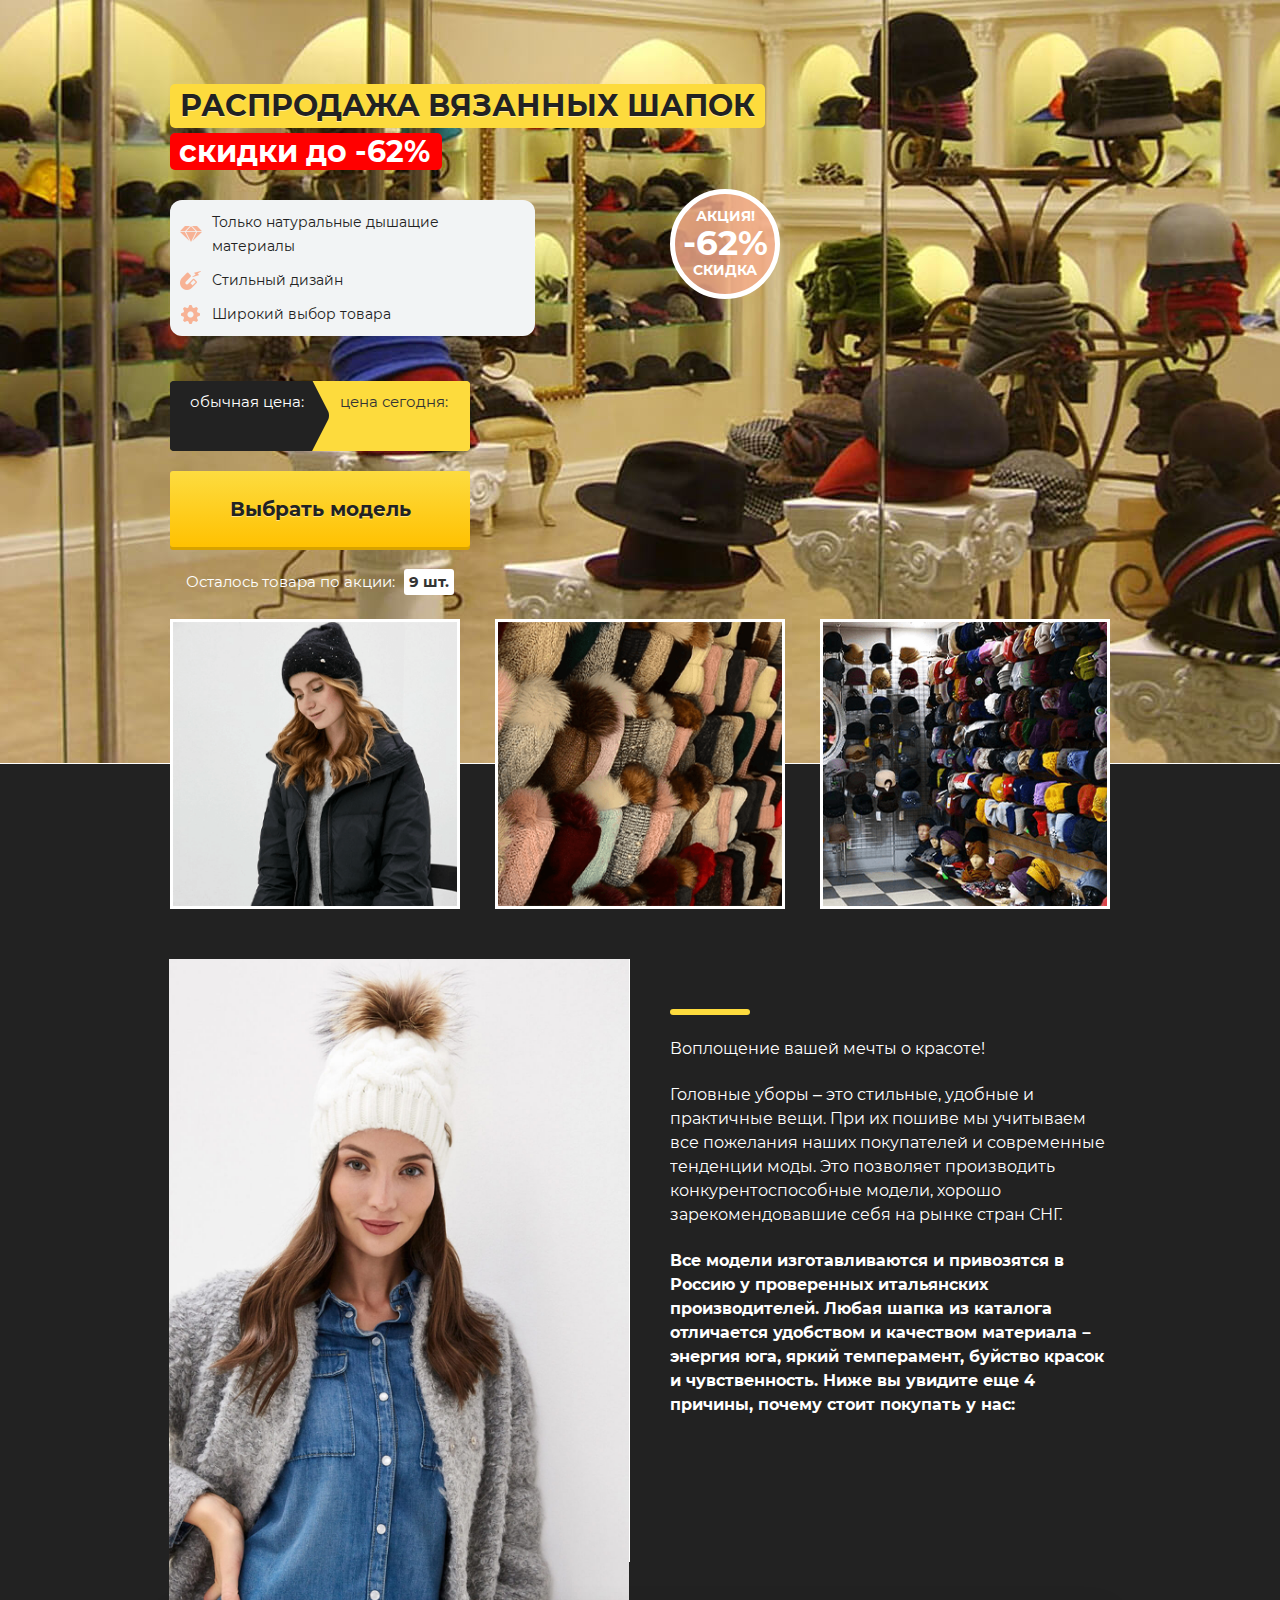
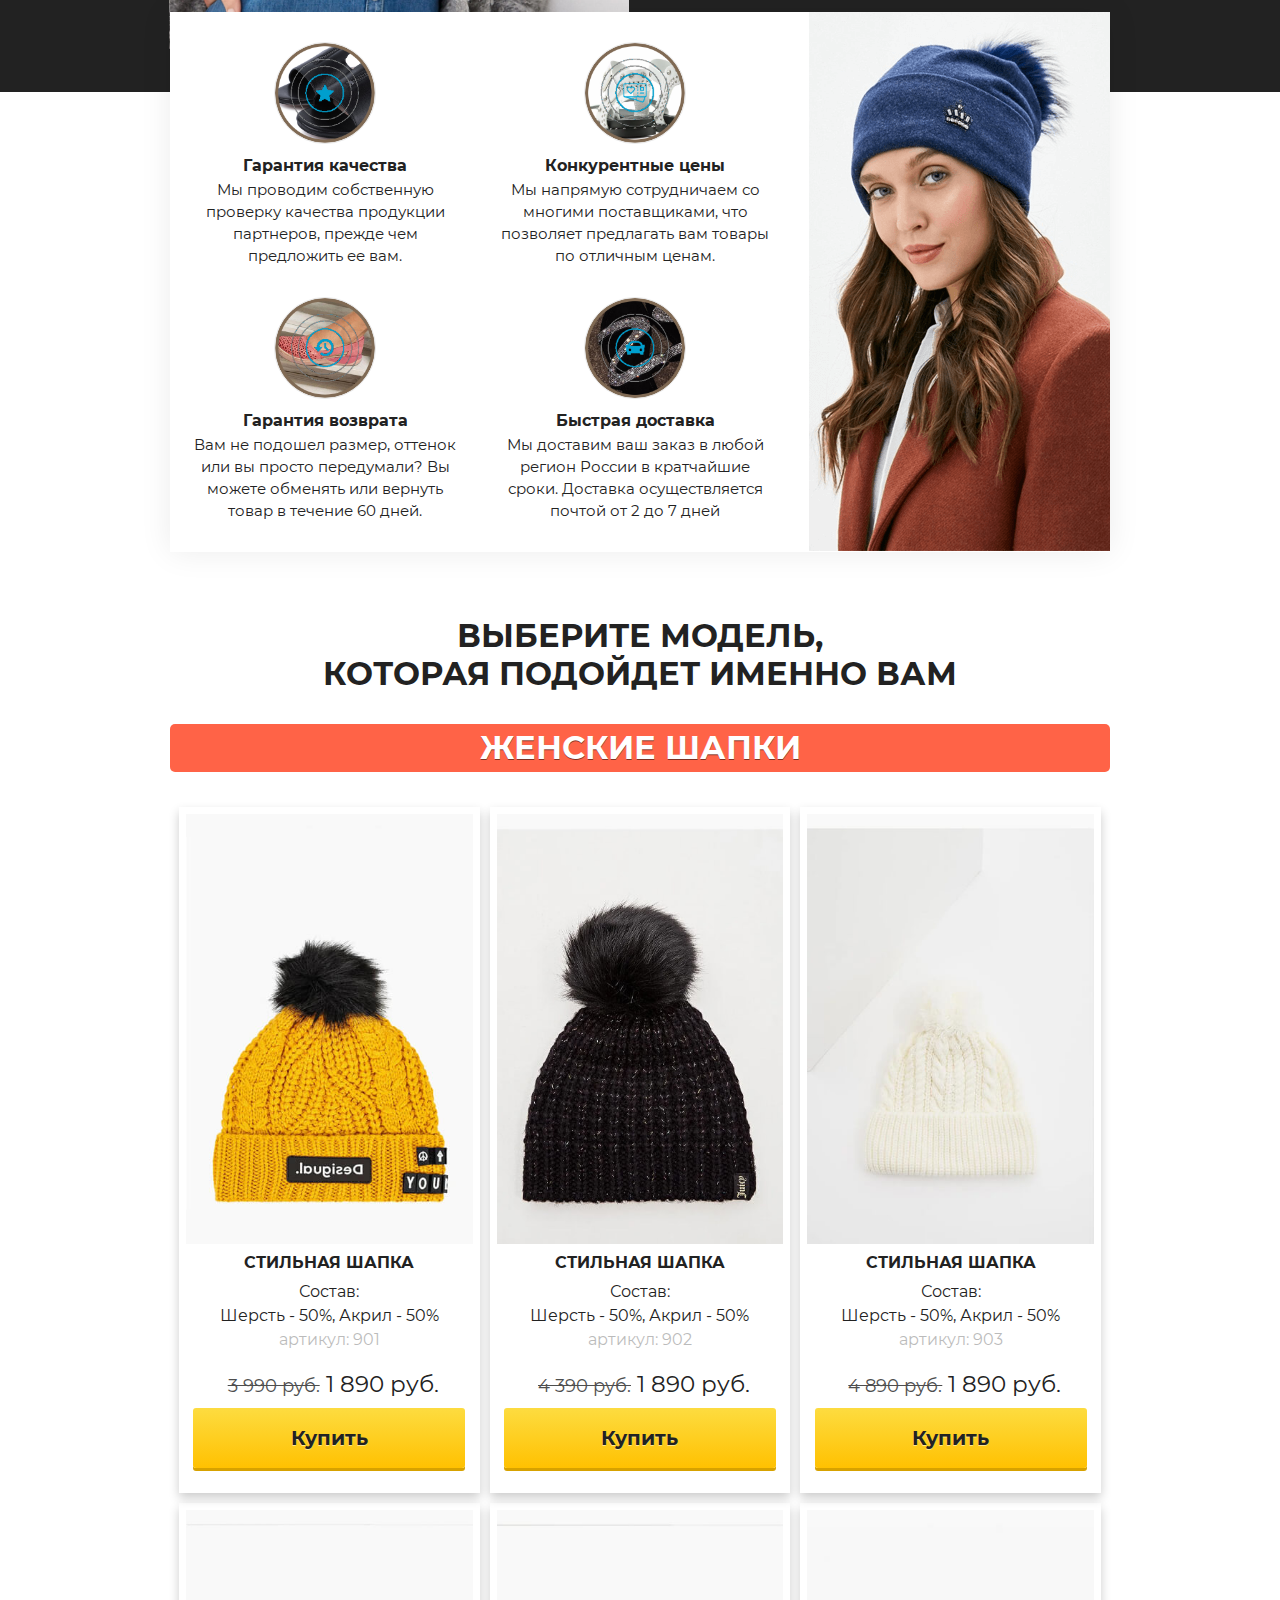
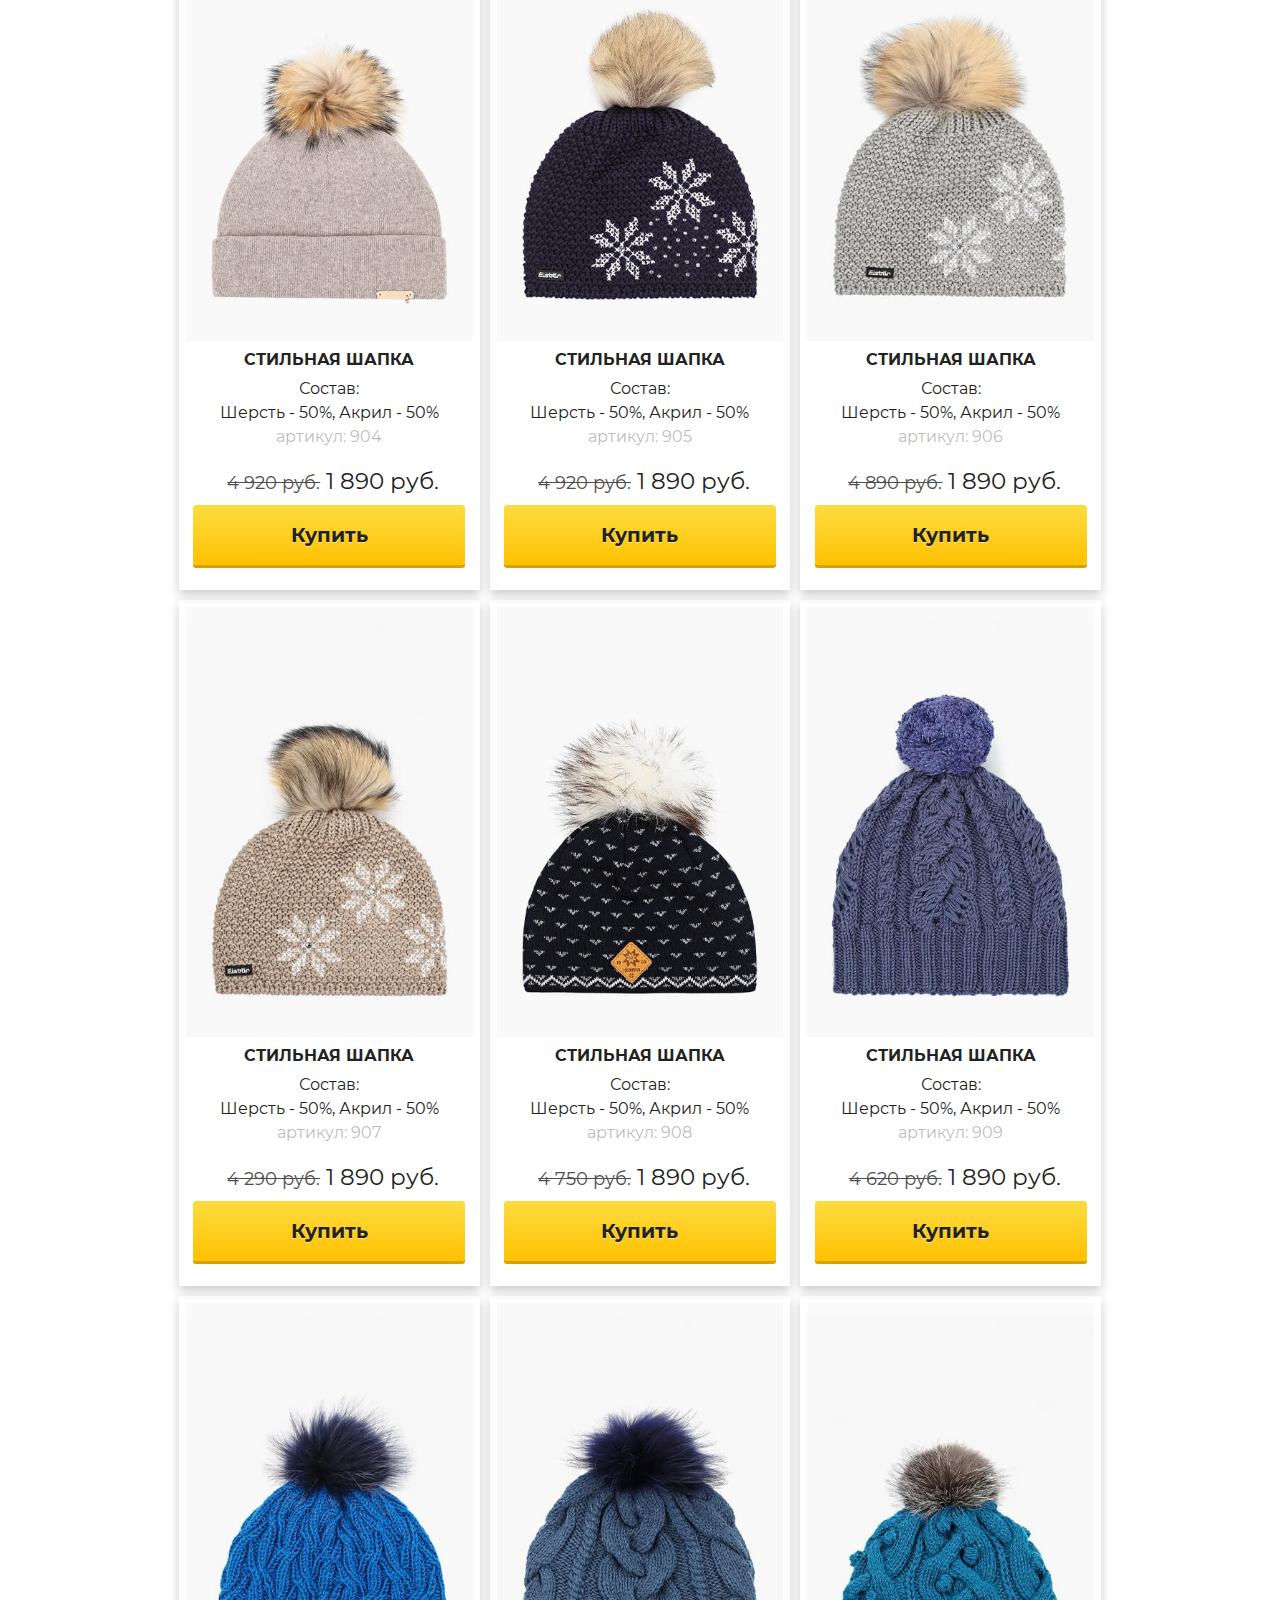
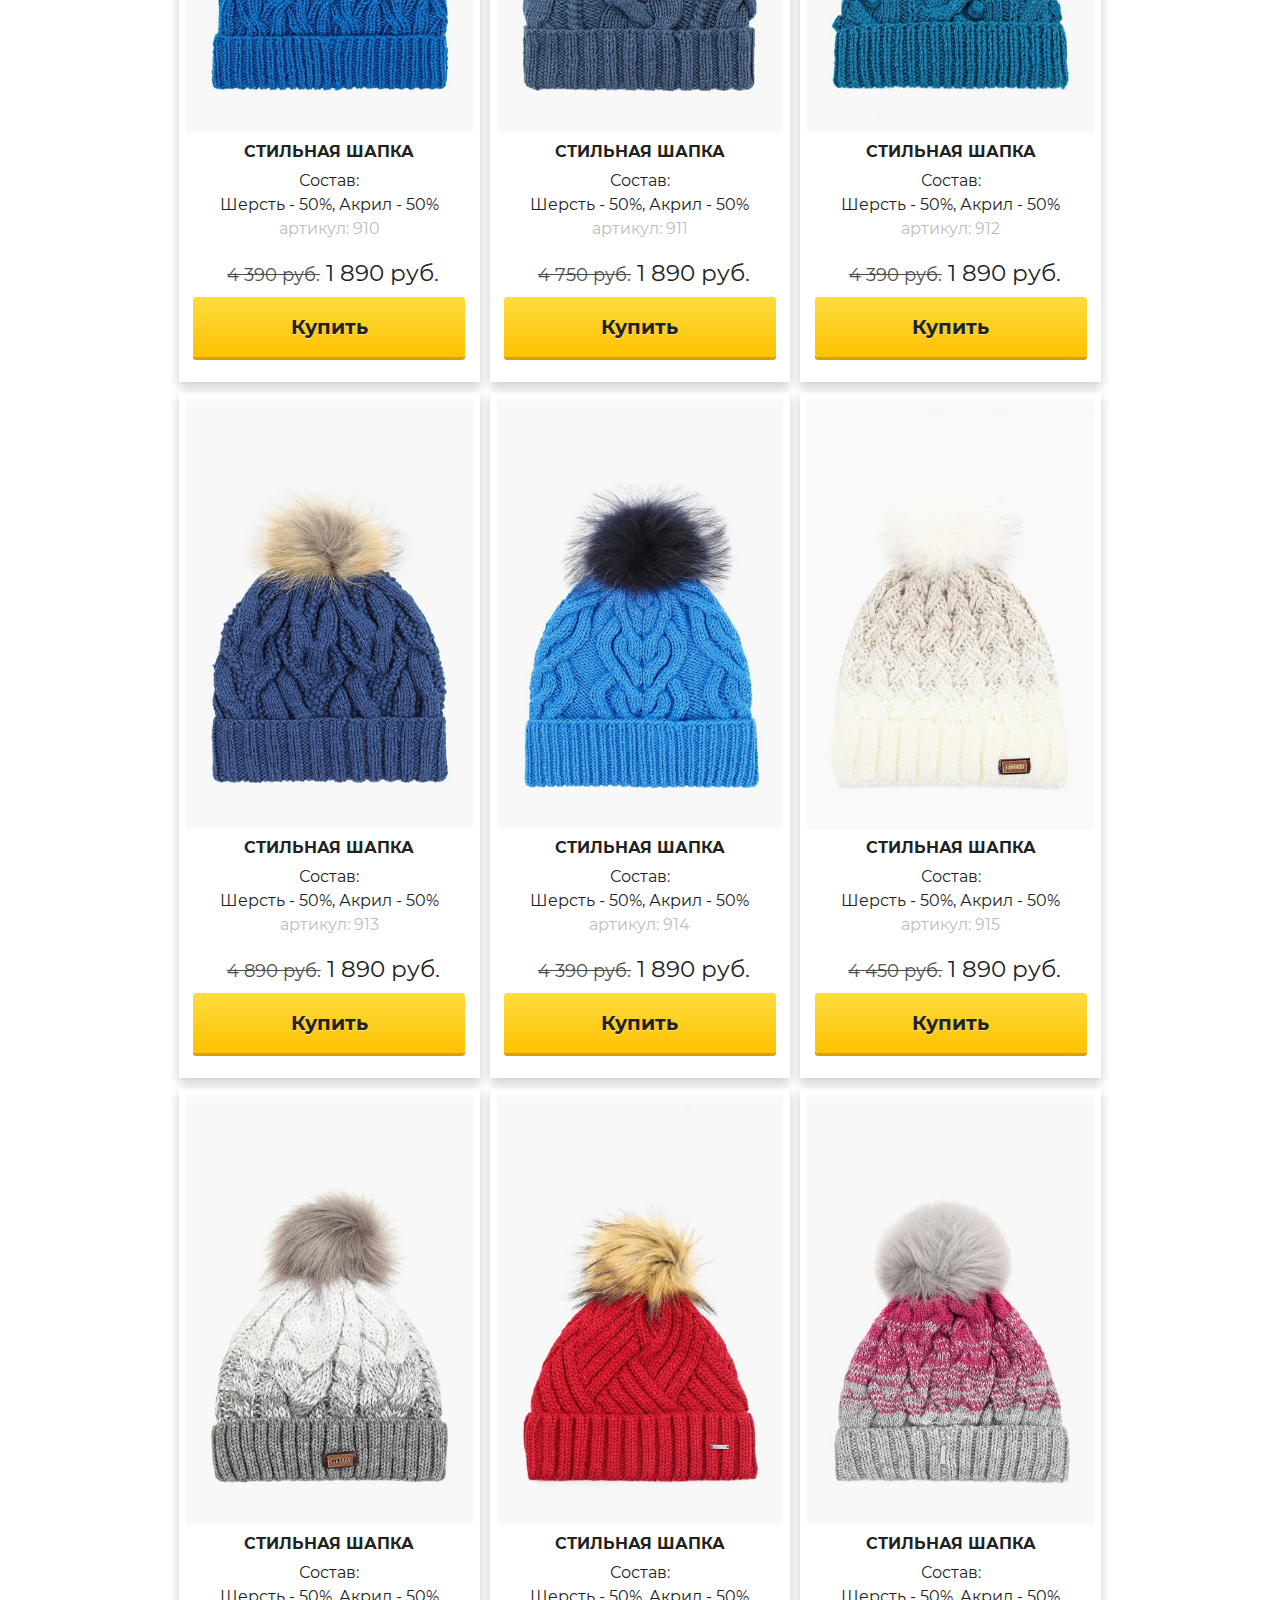
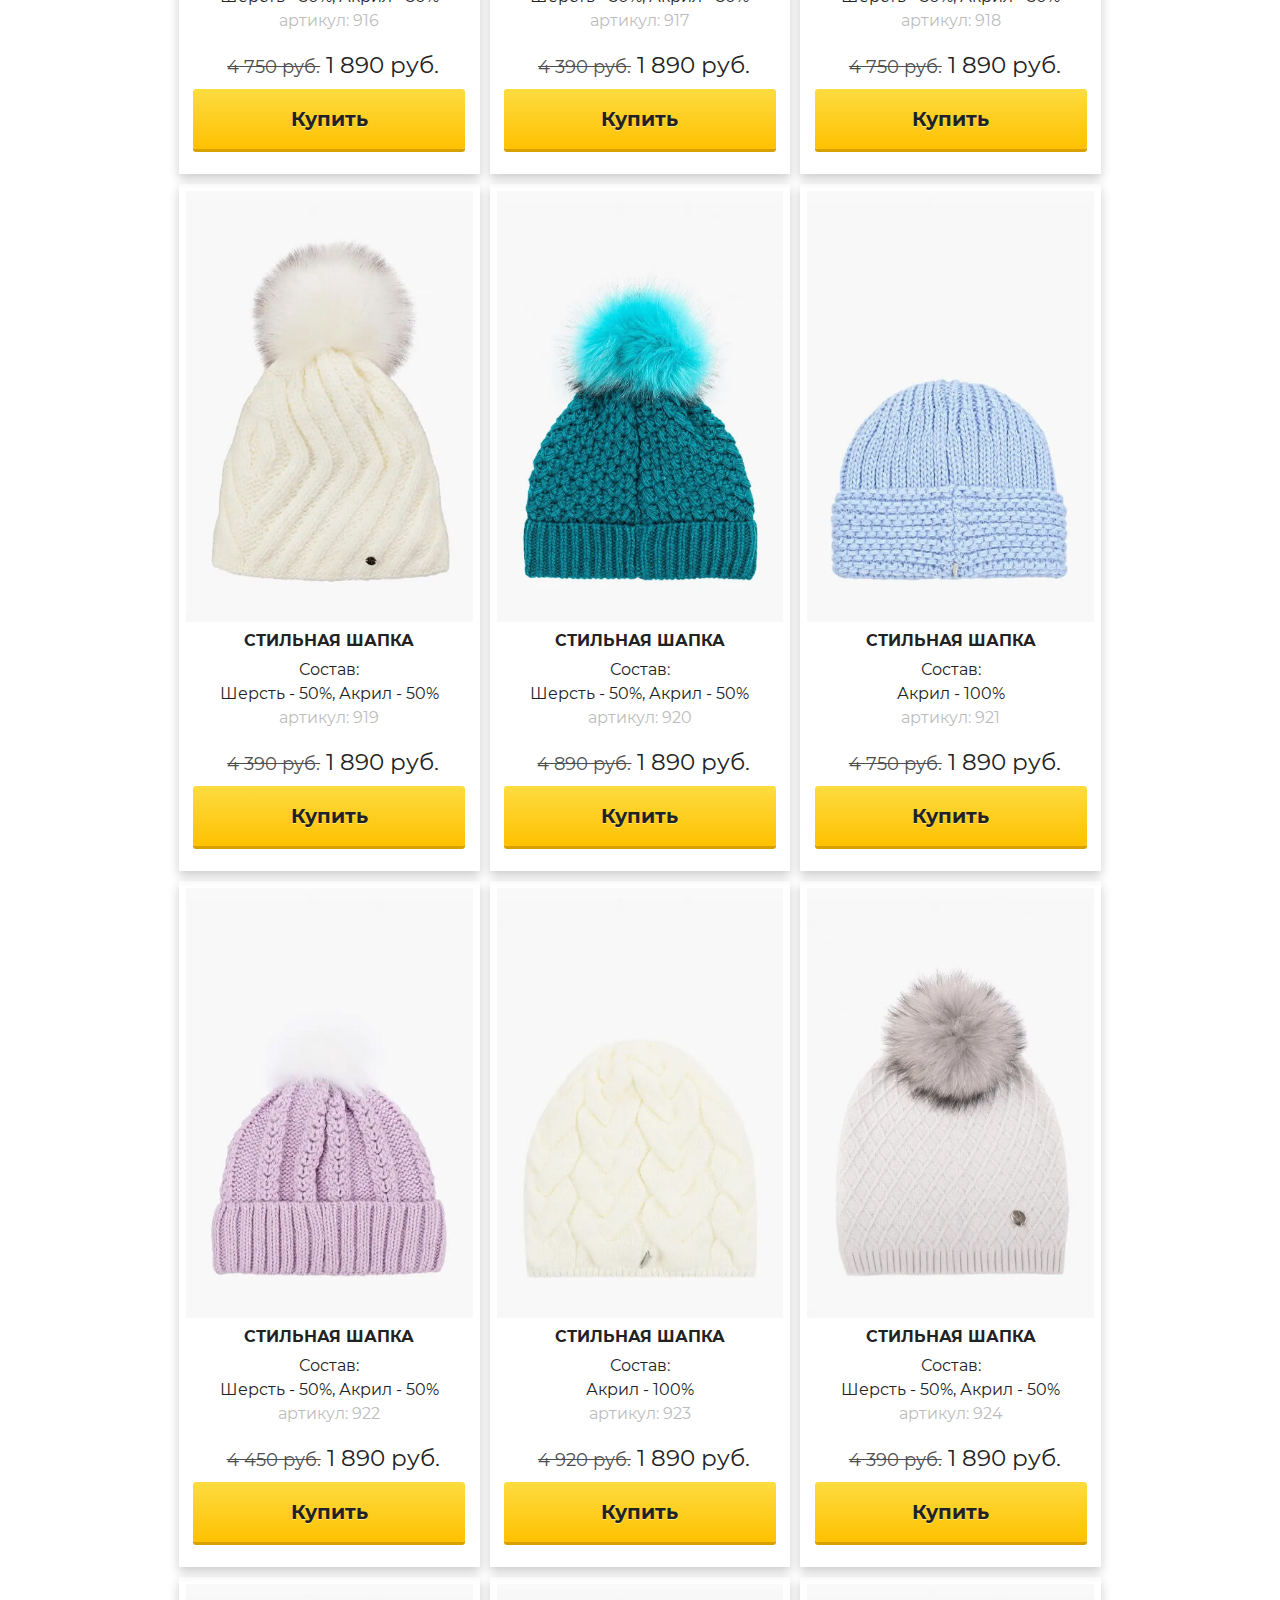
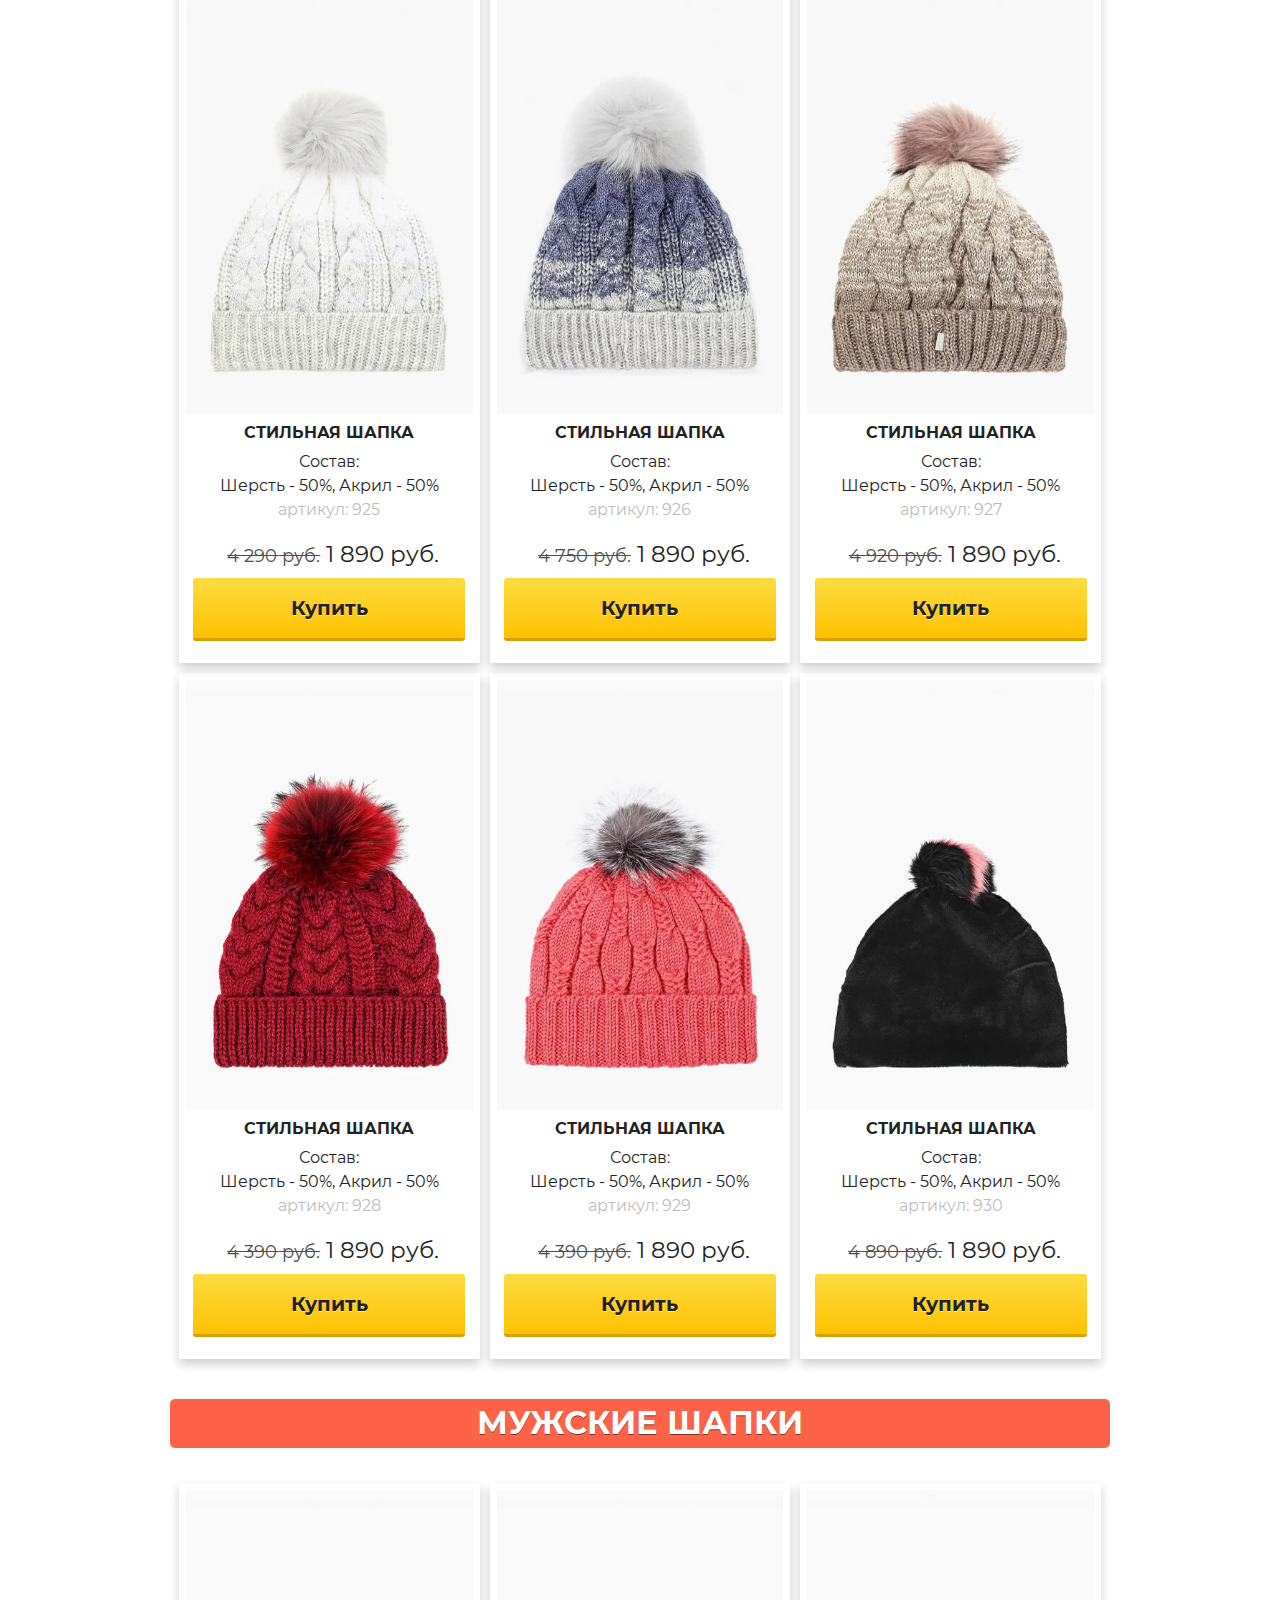
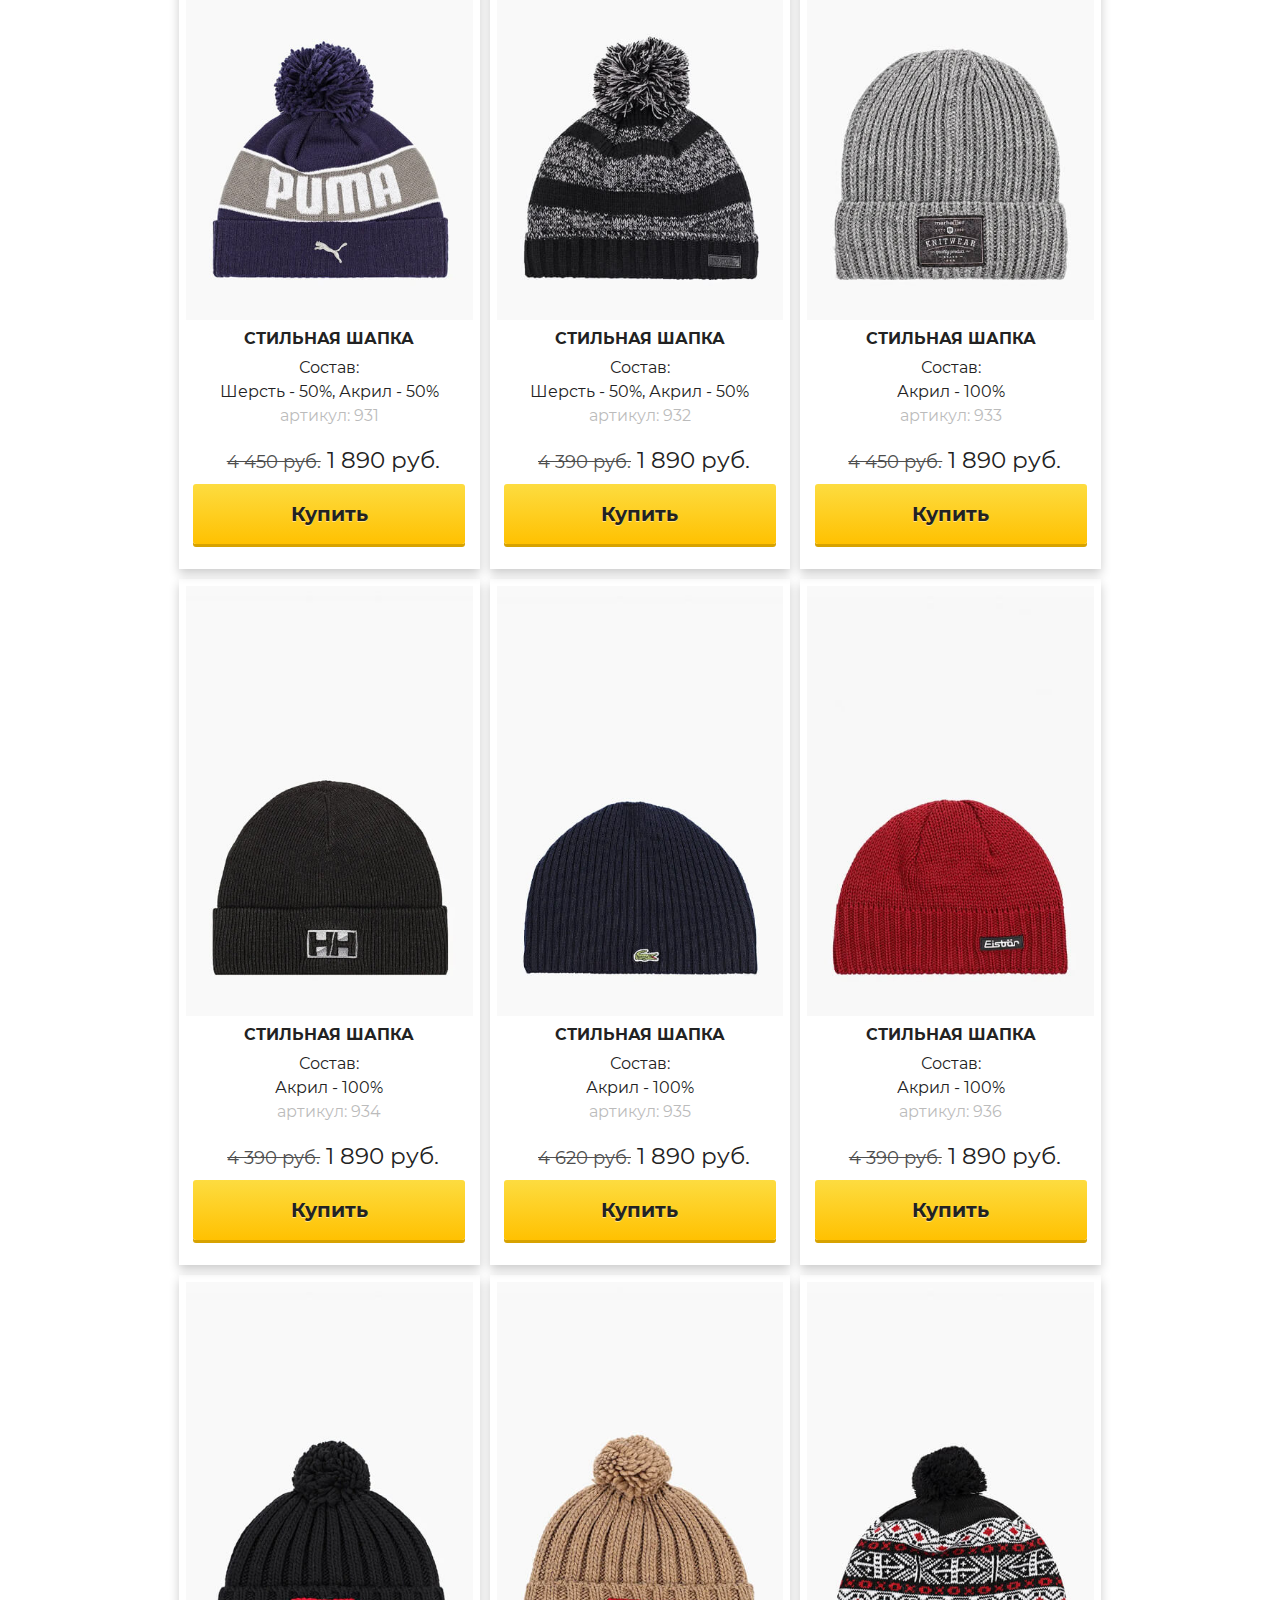
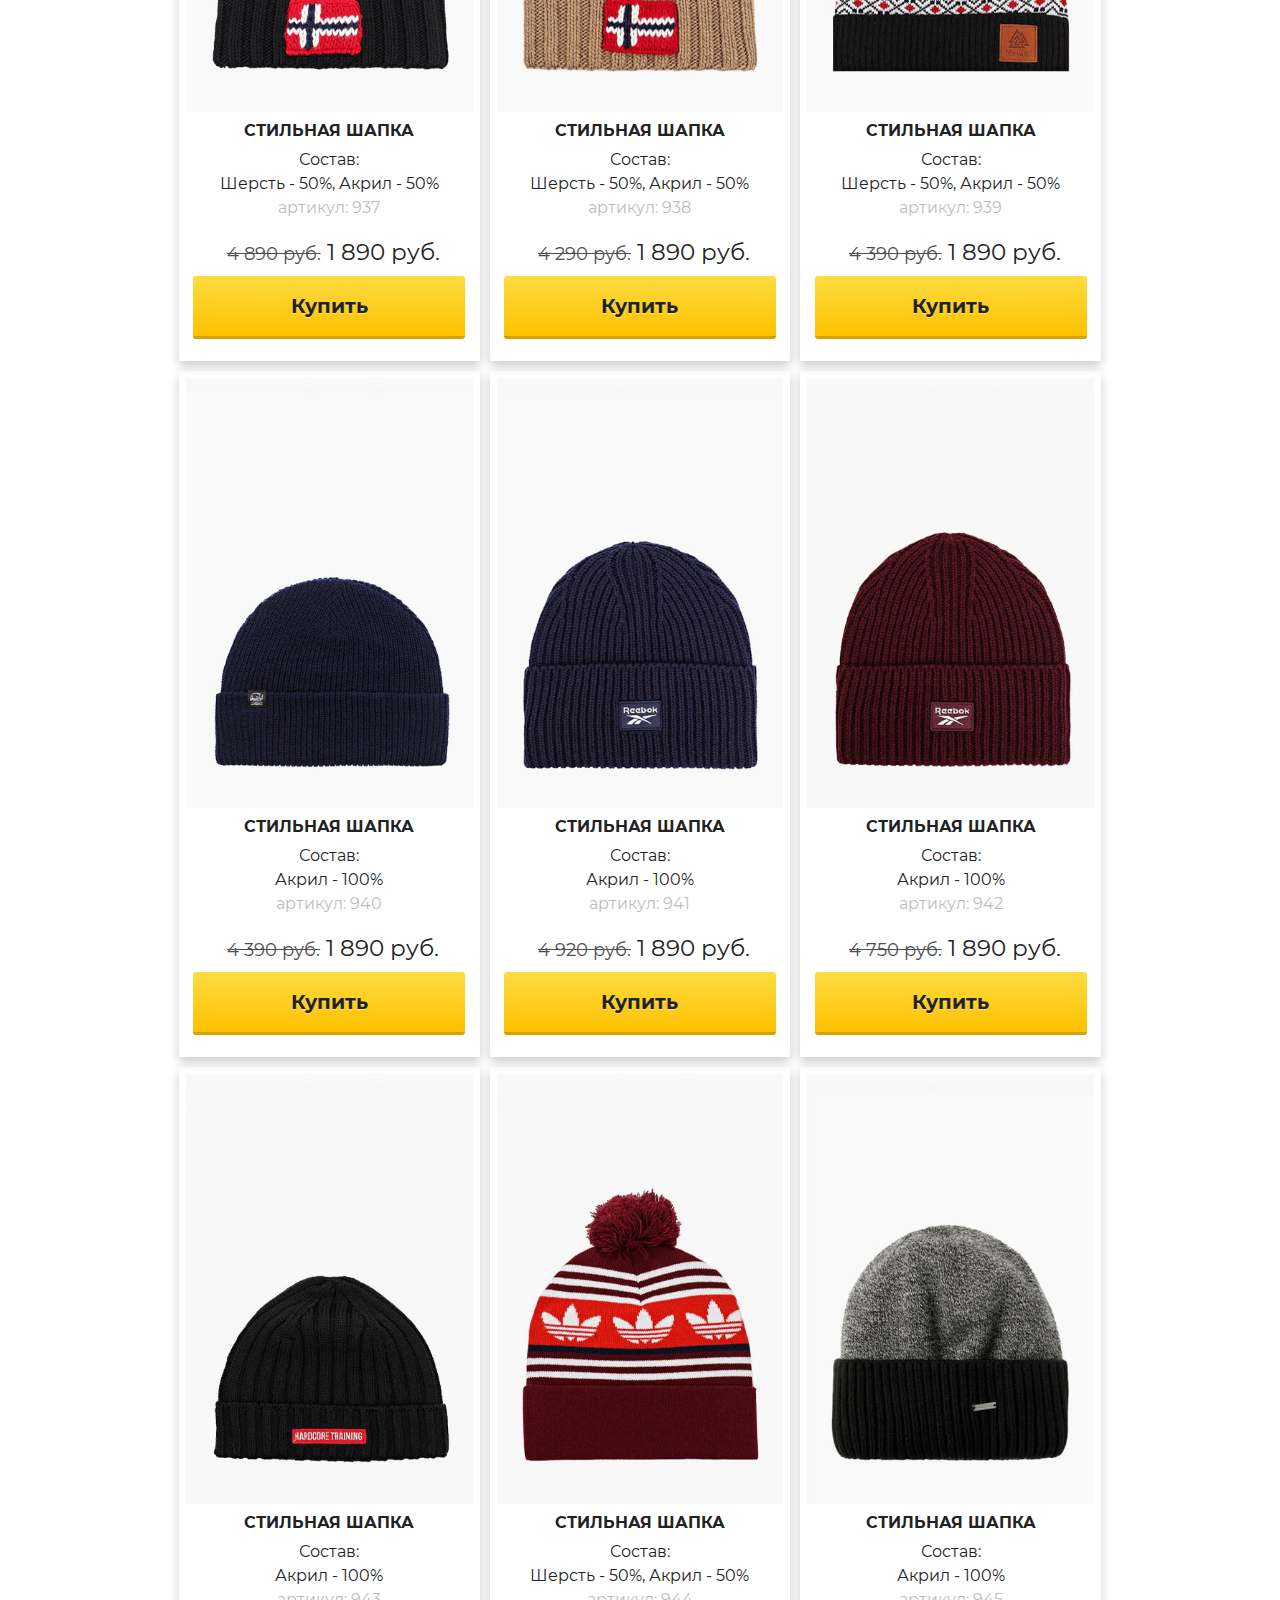
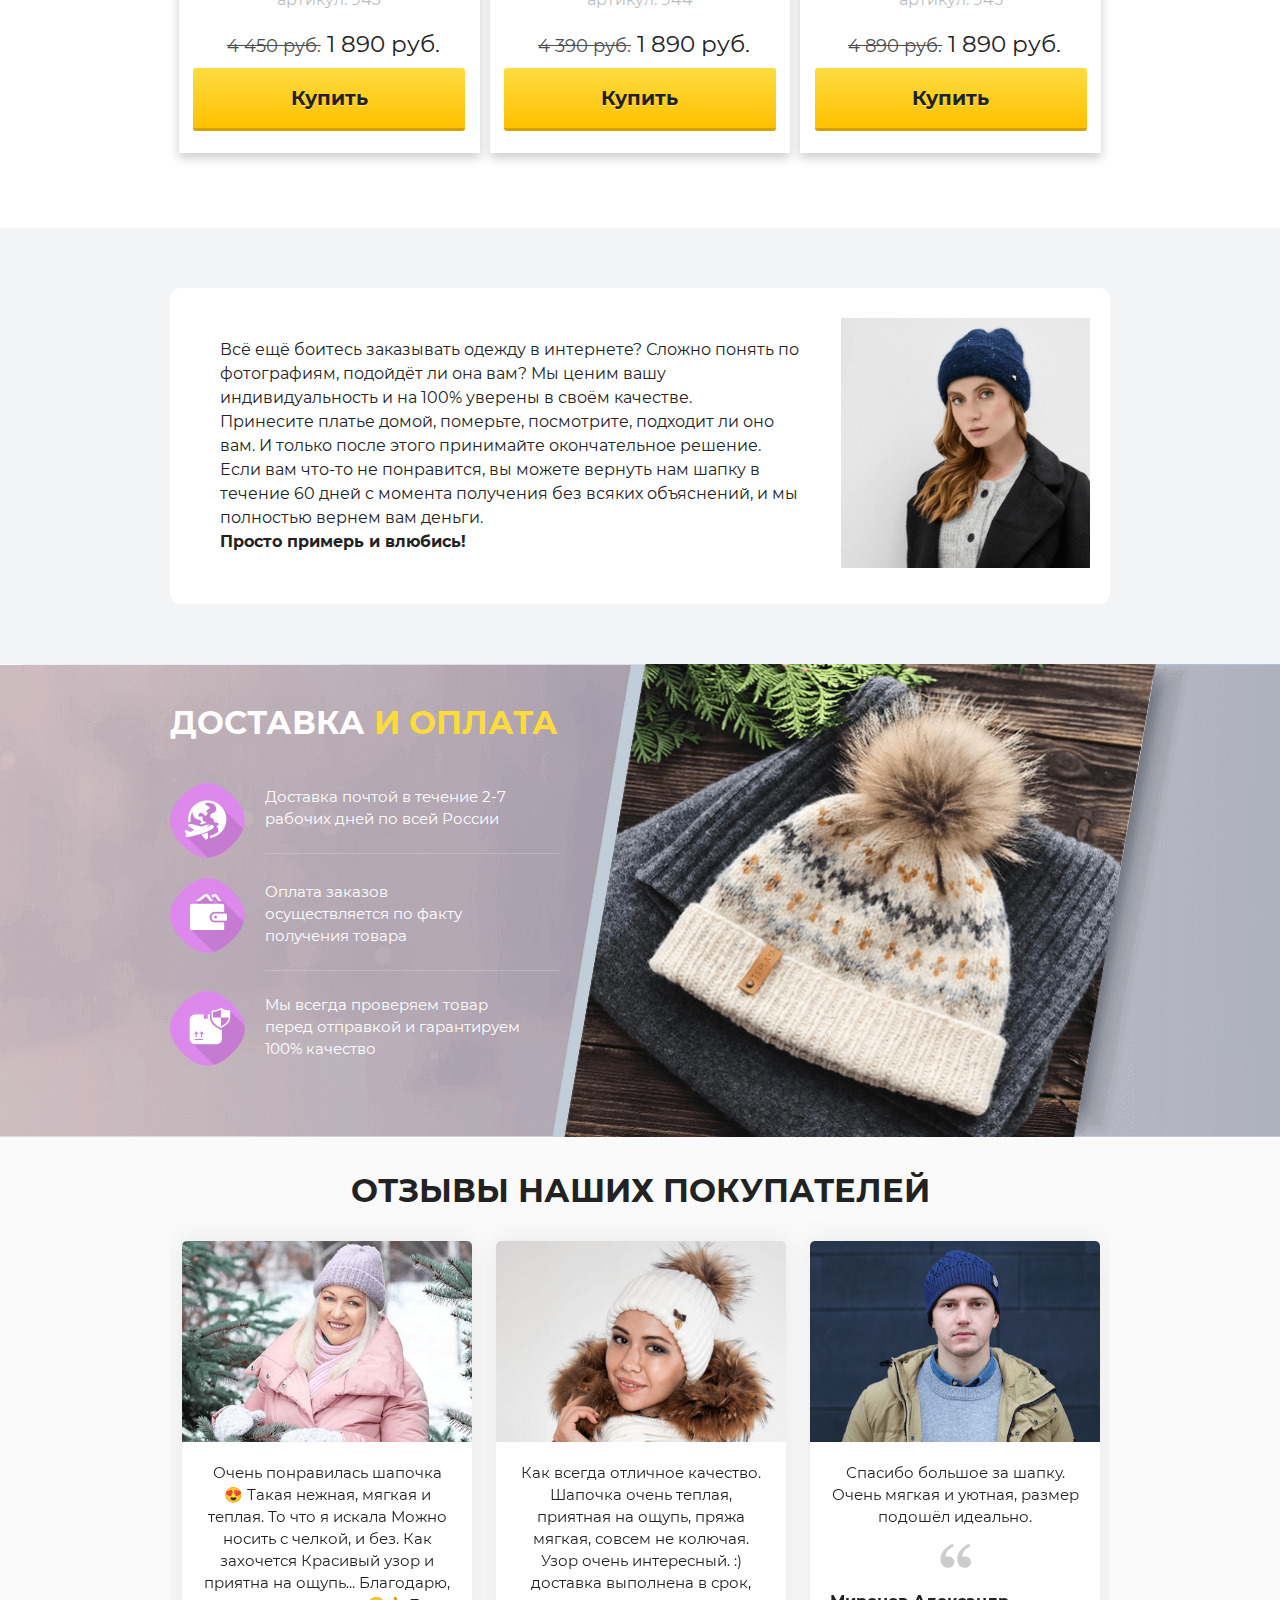
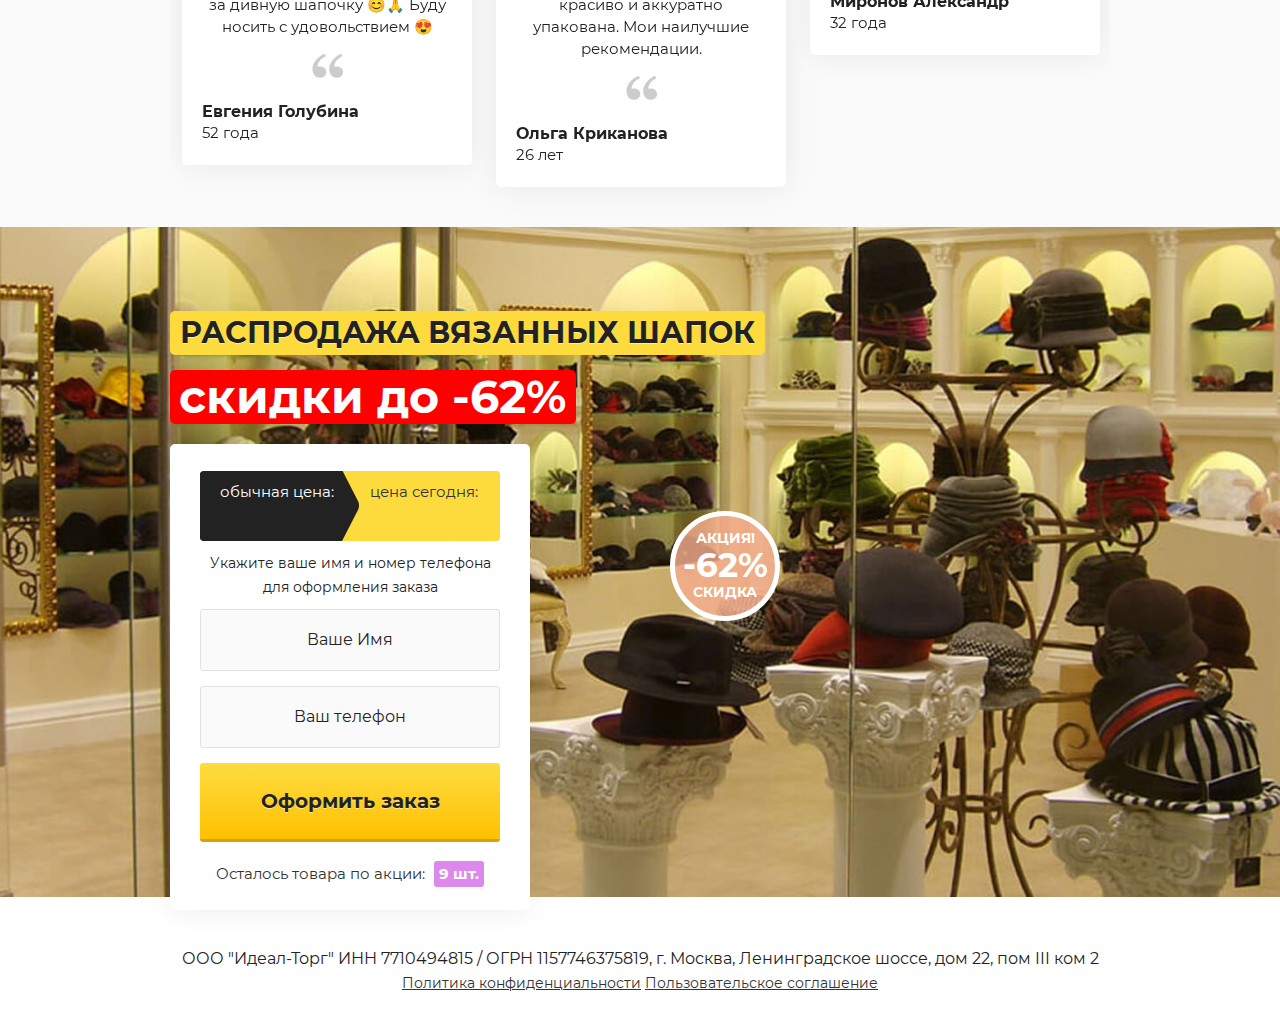
<file: knitted_hats/index.html>
<!DOCTYPE html>
<html lang="ru">

<head>
  <meta http-equiv="content-type" content="text/html; charset=UTF-8">

  <meta charset="utf-8">
  <meta name="viewport" content="width=device-width">

  <title>РАСПРОДАЖА ВЯЗАННЫХ ШАПОК</title>
  <meta name="description" content=" ">

  <link rel="stylesheet" href="files/reset.css">
  <link rel="stylesheet" href="files/Montserrat.css" type="text/css">
  <link rel="stylesheet" href="files/settings.css">
  <link rel="stylesheet" href="files/slick.css">
  <link rel="stylesheet" href="files/style.css">

  <script src="https://code.jquery.com/jquery-3.4.1.js" integrity="sha256-WpOohJOqMqqyKL9FccASB9O0KwACQJpFTUBLTYOVvVU="
    crossorigin="anonymous"></script>
  <script type="text/javascript" src="https://bestseller-2020.ru/static/js/lt_landing_valid_form.js"></script>
  <script type="text/javascript" src="https://bestseller-2020.ru/static/js/lt_landing_script.js"></script>
  <script type="text/javascript">
    $jsonData = { "RU": { "currency": " \u0440\u0443\u0431.", "productsum": 1890, "oldproductsum": 4890, "delivery": 0, "totalsum": "1890.00" } }	</script>

  <style>
    .ajax_loader {
      display: none;

    }
  </style>


  <style>
    .ajax_loader {
      display: none !important;

    }

    .buy-btn {
      position: relative;
      display: block;
      width: 95%;
      height: 60px;
      line-height: 60px;
      margin: 10px auto;
      border: none;
      -webkit-border-radius: 3px;
      -moz-border-radius: 3px;
      border-radius: 3px;
      text-align: center;
      font-family: 'Montserrat', Helvetica, sans-serif;
      font-size: 20px;
      font-weight: 700;
      text-decoration: none;
      cursor: pointer;
      color: #222222;
      background: rgb(253, 220, 64);
      background: -moz-linear-gradient(top, rgba(253, 220, 64, 1) 0%, rgba(255, 193, 1, 1) 100%);
      background: -webkit-linear-gradient(top, rgba(253, 220, 64, 1) 0%, rgba(255, 193, 1, 1) 100%);
      background: -webkit-gradient(linear, left top, left bottom, from(rgba(253, 220, 64, 1)), to(rgba(255, 193, 1, 1)));
      background: -moz-linear-gradient(top, rgba(253, 220, 64, 1) 0%, rgba(255, 193, 1, 1) 100%);
      background: -o-linear-gradient(top, rgba(253, 220, 64, 1) 0%, rgba(255, 193, 1, 1) 100%);
      background: linear-gradient(to bottom, rgba(253, 220, 64, 1) 0%, rgba(255, 193, 1, 1) 100%);
      filter: progid:DXImageTransform.Microsoft.gradient(startColorstr='#fddc40', endColorstr='#ffc101', GradientType=0);
      -webkit-box-shadow: 0 3px 0 0 #d7a200;
      -moz-box-shadow: 0 3px 0 0 #d7a200;
      box-shadow: 0 3px 0 0 #d7a200;
      -webkit-appearance: none;
      -moz-appearance: none;
      appearance: none;
      text-shadow: 0 1px 0#ffe58b;
    }

    .images_block {
      display: flex;
      flex-wrap: wrap;
      justify-content: center;
    }

    .prod_item {
      width: 32%;
      box-sizing: border-box;
      padding: 10px;
      text-align: center;
      -webkit-box-shadow: 0 5px 10px 0 rgba(0, 0, 0, .2), 0 0 0 0 rgba(0, 0, 0, .12);
      box-shadow: 0 5px 10px 0 rgba(0, 0, 0, .2), 0 0 0 0 rgba(0, 0, 0, .12);
      padding: 7px 7px 15px;
      margin: 5px;
    }

    .product_name {
      font-weight: bold;
    }

    .product_price {
      font-size: 23px;
      margin-left: 8px;
    }

    .product_price span {
      text-decoration: line-through;
      opacity: .8;
      font-size: 18px;
    }

    @media (max-width: 976px) {
      .prod_item {
        width: 48%;
      }
    }


    @media (max-width: 768px) {
      .prod_item {
        width: 100%;
      }
    }
  </style>

  <!-- LT code insertion -->
  <!-- /LT code insertion -->
</head>

<body>


  <section class="block1 nach">
    <div class="wrap">
      <p class="subtitle">РАСПРОДАЖА ВЯЗАННЫХ ШАПОК</p>
      <h1 class="main_title">скидки до -62%</h1>
      <div class="sale">акция! <p>-62%</p> скидка</div>
      <ul class="topplus">
        <li>Только натуральные дышащие материалы</li>
        <li>Стильный дизайн</li>
        <li>Широкий выбор товара</li>
      </ul>
      <div class="price clearfix">
        <div class="old-cost">
          <span>обычная цена:</span>
          <p class="oldproductsum"></p>
        </div>
        <div class="new-cost">
          <span>цена сегодня:</span>
          <p class="productsum"></p>
        </div>
      </div>
      <a href="index.html#catalog" class="button-m">Выбрать модель</a>
      <div class="stock">Осталось товара по акции: <span>9 шт.</span></div>
    </div>
  </section>

  <section class="gallery_section">
    <div class="wrap clearfix">
      <img src="files/img/ph1.png">
      <img src="files/img/ph2.png">
      <img src="files/img/ph3.png">
    </div>
  </section>

  <!-- michael-k90 -->
  <section class="block2">
    <div class="about_block">
      <div class="wrap">
        <div class="clearfix container">
          <div class="images_block">
            <img src="files/img/asd.jpg">
          </div>
          <div class="content">
            <p>Воплощение вашей мечты о красоте!</p>
            <p>Головные уборы – это стильные, удобные и практичные вещи. При их пошиве мы учитываем все пожелания наших
              покупателей и современные тенденции моды. Это позволяет производить конкурентоспособные модели, хорошо
              зарекомендовавшие себя на рынке стран СНГ.</p>

            <p>Все модели изготавливаются и привозятся в Россию у проверенных итальянских производителей. Любая шапка
              из каталога отличается удобством и качеством материала – энергия юга, яркий темперамент, буйство красок и
              чувственность. Ниже вы увидите еще 4 причины, почему стоит покупать у нас:</p>
          </div>
        </div>
      </div>
    </div>
    <div class="wrap">

      <div class="preim clearfix">
        <ul>
          <li>
            <b>Гарантия качества</b>
            <p>Мы проводим собственную проверку качества продукции партнеров, прежде чем предложить ее вам.
            </p>
          </li>
          <li>
            <b>Конкурентные цены</b>
            <p>Мы напрямую сотрудничаем со многими поставщиками, что позволяет предлагать вам товары по
              отличным ценам.</p>
          </li>
          <li>
            <b>Гарантия возврата</b>
            <p>Вам не подошел размер, оттенок или вы просто передумали? Вы можете обменять или вернуть товар
              в течение 60 дней. </p>
          </li>
          <li>
            <b>Быстрая доставка</b>
            <p>Мы доставим ваш заказ в любой регион России в кратчайшие сроки. Доставка осуществляется
              почтой от 2 до 7 дней</p>
          </li>
        </ul>
      </div>
    </div>
  </section>

  <!-- gift -->

  <!-- characteristics -->

  <section class="characteristics_section" id="catalog">
    <div class="wrap clearfix">
      <h2 class="title">Выберите модель, <br>которая подойдет именно Вам</h2>
      <h2 class="title__subtitle">ЖЕНСКИЕ ШАПКИ</h2>
      <div class="images_block clearfix">
        <div class="prod_item">
          <div class="catalog_item">
            <a href="index.html#order_form" class=" img_wrap">
              <img class="b-lazy" src="img/catalog/1.jpg" alt="">
            </a>

            <p class="product_name">СТИЛЬНАЯ ШАПКА</p>
            <div style="margin: 5px 0 20px 0;">
              <p>Состав: </p>
              <p>Шерсть - 50%, Акрил - 50%</p>
              <p style="opacity: 0.3;">артикул: 901</p>
            </div>

            <p class="product_price">
              <span>3 990 руб.</span> 1 890 руб.
            </p>



            <div class="buttons_wrap">
              <a href="index.html#order_form" class="buy-btn"
                onclick="document.querySelector('#model').value = 'СТИЛЬНАЯ ШАПКА'">Купить</a>
            </div>
          </div>
        </div>
        <div class="prod_item">
          <div class="catalog_item">
            <a href="index.html#order_form" class=" img_wrap">
              <img class="b-lazy" src="img/catalog/2.jpg" alt="">
            </a>

            <p class="product_name">СТИЛЬНАЯ ШАПКА</p>
            <div style="margin: 5px 0 20px 0;">
              <p>Состав: </p>
              <p>Шерсть - 50%, Акрил - 50%</p>


              <p style="opacity: 0.3;">артикул: 902</p>
            </div>
            <p class="product_price">
              <span>4 390 руб.</span> 1 890 руб.
            </p>



            <div class="buttons_wrap">
              <a href="index.html#order_form" class="buy-btn"
                onclick="document.querySelector('#model').value = 'СТИЛЬНАЯ ШАПКА'">Купить</a>
            </div>
          </div>
        </div>
        <div class="prod_item">
          <div class="catalog_item">
            <a href="index.html#order_form" class=" img_wrap">
              <img class="b-lazy" src="img/catalog/3.jpg" alt="">
            </a>

            <p class="product_name">СТИЛЬНАЯ ШАПКА</p>
            <div style="margin: 5px 0 20px 0;">
              <p>Состав: </p>
              <p>Шерсть - 50%, Акрил - 50%</p>
              <p style="opacity: 0.3;">артикул: 903</p>
            </div>
            <p class="product_price">
              <span>4 890 руб.</span> 1 890 руб.
            </p>



            <div class="buttons_wrap">
              <a href="index.html#order_form" class="buy-btn"
                onclick="document.querySelector('#model').value = 'СТИЛЬНАЯ ШАПКА'">Купить</a>
            </div>
          </div>
        </div>
        <div class="prod_item">
          <div class="catalog_item">
            <a href="index.html#order_form" class=" img_wrap">
              <img class="b-lazy" src="img/catalog/4.jpg" alt="">
            </a>

            <p class="product_name">СТИЛЬНАЯ ШАПКА</p>
            <div style="margin: 5px 0 20px 0;">
              <p>Состав: </p>
              <p>Шерсть - 50%, Акрил - 50%</p>
              <p style="opacity: 0.3;">артикул: 904</p>
            </div>
            <p class="product_price">
              <span>4 920 руб.</span> 1 890 руб.
            </p>



            <div class="buttons_wrap">
              <a href="index.html#order_form" class="buy-btn"
                onclick="document.querySelector('#model').value = 'СТИЛЬНАЯ ШАПКА'">Купить</a>
            </div>
          </div>
        </div>
        <div class="prod_item">
          <div class="catalog_item">
            <a href="index.html#order_form" class=" img_wrap">
              <img class="b-lazy" src="img/catalog/5.jpg" alt="">
            </a>

            <p class="product_name">СТИЛЬНАЯ ШАПКА</p>
            <div style="margin: 5px 0 20px 0;">
              <p>Состав: </p>
              <p>Шерсть - 50%, Акрил - 50%</p>
              <p style="opacity: 0.3;">артикул: 905</p>
            </div>
            <p class="product_price">
              <span>4 920 руб.</span> 1 890 руб.
            </p>



            <div class="buttons_wrap">
              <a href="index.html#order_form" class="buy-btn"
                onclick="document.querySelector('#model').value = 'СТИЛЬНАЯ ШАПКА'">Купить</a>
            </div>
          </div>
        </div>
        <div class="prod_item">
          <div class="catalog_item">
            <a href="index.html#order_form" class=" img_wrap">
              <img class="b-lazy" src="img/catalog/6.jpg" alt="">
            </a>

            <p class="product_name">СТИЛЬНАЯ ШАПКА</p>
            <div style="margin: 5px 0 20px 0;">
              <p>Состав: </p>
              <p>Шерсть - 50%, Акрил - 50%</p>
              <p style="opacity: 0.3;">артикул: 906</p>
            </div>
            <p class="product_price">
              <span>4 890 руб.</span> 1 890 руб.
            </p>



            <div class="buttons_wrap">
              <a href="index.html#order_form" class="buy-btn"
                onclick="document.querySelector('#model').value = 'СТИЛЬНАЯ ШАПКА'">Купить</a>
            </div>
          </div>
        </div>
        <div class="prod_item">
          <div class="catalog_item">
            <a href="index.html#order_form" class=" img_wrap">
              <img class="b-lazy" src="img/catalog/7.jpg" alt="">
            </a>

            <p class="product_name">СТИЛЬНАЯ ШАПКА</p>
            <div style="margin: 5px 0 20px 0;">
              <p>Состав: </p>
              <p>Шерсть - 50%, Акрил - 50%</p>
              <p style="opacity: 0.3;">артикул: 907</p>
            </div>
            <p class="product_price">
              <span>4 290 руб.</span> 1 890 руб.
            </p>



            <div class="buttons_wrap">
              <a href="index.html#order_form" class="buy-btn"
                onclick="document.querySelector('#model').value = 'СТИЛЬНАЯ ШАПКА'">Купить</a>
            </div>
          </div>
        </div>
        <div class="prod_item">
          <div class="catalog_item">
            <a href="index.html#order_form" class=" img_wrap">
              <img class="b-lazy" src="img/catalog/8.jpg" alt="">
            </a>

            <p class="product_name">СТИЛЬНАЯ ШАПКА</p>
            <div style="margin: 5px 0 20px 0;">
              <p>Состав: </p>
              <p>Шерсть - 50%, Акрил - 50%</p>
              <p style="opacity: 0.3;">артикул: 908</p>
            </div>
            <p class="product_price">
              <span>4 750 руб.</span> 1 890 руб.
            </p>



            <div class="buttons_wrap">
              <a href="index.html#order_form" class="buy-btn"
                onclick="document.querySelector('#model').value = 'СТИЛЬНАЯ ШАПКА'">Купить</a>
            </div>
          </div>
        </div>
        <div class="prod_item">
          <div class="catalog_item">
            <a href="index.html#order_form" class=" img_wrap">
              <img class="b-lazy" src="img/catalog/9.jpg" alt="">
            </a>

            <p class="product_name">СТИЛЬНАЯ ШАПКА</p>
            <div style="margin: 5px 0 20px 0;">
              <p>Состав: </p>
              <p>Шерсть - 50%, Акрил - 50%</p>
              <p style="opacity: 0.3;">артикул: 909</p>
            </div>
            <p class="product_price">
              <span>4 620 руб.</span> 1 890 руб.
            </p>



            <div class="buttons_wrap">
              <a href="index.html#order_form" class="buy-btn"
                onclick="document.querySelector('#model').value = 'СТИЛЬНАЯ ШАПКА'">Купить</a>
            </div>
          </div>
        </div>
        <div class="prod_item">
          <div class="catalog_item">
            <a href="index.html#order_form" class=" img_wrap">
              <img class="b-lazy" src="img/catalog/10.jpg" alt="">
            </a>

            <p class="product_name">СТИЛЬНАЯ ШАПКА</p>
            <div style="margin: 5px 0 20px 0;">
              <p>Состав: </p>
              <p>Шерсть - 50%, Акрил - 50%</p>
              <p style="opacity: 0.3;">артикул: 910</p>
            </div>
            <p class="product_price">
              <span>4 390 руб.</span> 1 890 руб.
            </p>



            <div class="buttons_wrap">
              <a href="index.html#order_form" class="buy-btn"
                onclick="document.querySelector('#model').value = 'СТИЛЬНАЯ ШАПКА'">Купить</a>
            </div>
          </div>
        </div>
        <div class="prod_item">
          <div class="catalog_item">
            <a href="index.html#order_form" class=" img_wrap">
              <img class="b-lazy" src="img/catalog/11.jpg" alt="">
            </a>

            <p class="product_name">СТИЛЬНАЯ ШАПКА</p>
            <div style="margin: 5px 0 20px 0;">
              <p>Состав: </p>
              <p>Шерсть - 50%, Акрил - 50%</p>
              <p style="opacity: 0.3;">артикул: 911</p>
            </div>
            <p class="product_price">
              <span>4 750 руб.</span> 1 890 руб.
            </p>



            <div class="buttons_wrap">
              <a href="index.html#order_form" class="buy-btn"
                onclick="document.querySelector('#model').value = 'СТИЛЬНАЯ ШАПКА'">Купить</a>
            </div>
          </div>
        </div>
        <div class="prod_item">
          <div class="catalog_item">
            <a href="index.html#order_form" class=" img_wrap">
              <img class="b-lazy" src="img/catalog/12.jpg" alt="">
            </a>

            <p class="product_name">СТИЛЬНАЯ ШАПКА</p>
            <div style="margin: 5px 0 20px 0;">
              <p>Состав: </p>
              <p>Шерсть - 50%, Акрил - 50%</p>
              <p style="opacity: 0.3;">артикул: 912</p>
            </div>
            <p class="product_price">
              <span>4 390 руб.</span> 1 890 руб.
            </p>



            <div class="buttons_wrap">
              <a href="index.html#order_form" class="buy-btn"
                onclick="document.querySelector('#model').value = 'СТИЛЬНАЯ ШАПКА'">Купить</a>
            </div>
          </div>
        </div>
        <div class="prod_item">
          <div class="catalog_item">
            <a href="index.html#order_form" class=" img_wrap">
              <img class="b-lazy" src="img/catalog/13.jpg" alt="">
            </a>

            <p class="product_name">СТИЛЬНАЯ ШАПКА</p>
            <div style="margin: 5px 0 20px 0;">
              <p>Состав: </p>
              <p>Шерсть - 50%, Акрил - 50%</p>
              <p style="opacity: 0.3;">артикул: 913</p>
            </div>
            <p class="product_price">
              <span>4 890 руб.</span> 1 890 руб.
            </p>



            <div class="buttons_wrap">
              <a href="index.html#order_form" class="buy-btn"
                onclick="document.querySelector('#model').value = 'СТИЛЬНАЯ ШАПКА'">Купить</a>
            </div>
          </div>
        </div>
        <div class="prod_item">
          <div class="catalog_item">
            <a href="index.html#order_form" class=" img_wrap">
              <img class="b-lazy" src="img/catalog/14.jpg" alt="">
            </a>

            <p class="product_name">СТИЛЬНАЯ ШАПКА</p>
            <div style="margin: 5px 0 20px 0;">
              <p>Состав: </p>
              <p>Шерсть - 50%, Акрил - 50%</p>
              <p style="opacity: 0.3;">артикул: 914</p>
            </div>
            <p class="product_price">
              <span>4 390 руб.</span> 1 890 руб.
            </p>



            <div class="buttons_wrap">
              <a href="index.html#order_form" class="buy-btn"
                onclick="document.querySelector('#model').value = 'СТИЛЬНАЯ ШАПКА'">Купить</a>
            </div>
          </div>
        </div>
        <div class="prod_item">
          <div class="catalog_item">
            <a href="index.html#order_form" class=" img_wrap">
              <img class="b-lazy" src="img/catalog/15.jpg" alt="">
            </a>

            <p class="product_name">СТИЛЬНАЯ ШАПКА</p>
            <div style="margin: 5px 0 20px 0;">
              <p>Состав: </p>
              <p>Шерсть - 50%, Акрил - 50%</p>
              <p style="opacity: 0.3;">артикул: 915</p>
            </div>
            <p class="product_price">
              <span>4 450 руб.</span> 1 890 руб.
            </p>



            <div class="buttons_wrap">
              <a href="index.html#order_form" class="buy-btn"
                onclick="document.querySelector('#model').value = 'СТИЛЬНАЯ ШАПКА'">Купить</a>
            </div>
          </div>
        </div>
        <div class="prod_item">
          <div class="catalog_item">
            <a href="index.html#order_form" class=" img_wrap">
              <img class="b-lazy" src="img/catalog/16.jpg" alt="">
            </a>

            <p class="product_name">СТИЛЬНАЯ ШАПКА</p>
            <div style="margin: 5px 0 20px 0;">
              <p>Состав: </p>
              <p>Шерсть - 50%, Акрил - 50%</p>
              <p style="opacity: 0.3;">артикул: 916</p>
            </div>
            <p class="product_price">
              <span>4 750 руб.</span> 1 890 руб.
            </p>



            <div class="buttons_wrap">
              <a href="index.html#order_form" class="buy-btn"
                onclick="document.querySelector('#model').value = 'СТИЛЬНАЯ ШАПКА'">Купить</a>
            </div>
          </div>
        </div>
        <div class="prod_item">
          <div class="catalog_item">
            <a href="index.html#order_form" class=" img_wrap">
              <img class="b-lazy" src="img/catalog/17.jpg" alt="">
            </a>

            <p class="product_name">СТИЛЬНАЯ ШАПКА</p>
            <div style="margin: 5px 0 20px 0;">
              <p>Состав: </p>
              <p>Шерсть - 50%, Акрил - 50%</p>
              <p style="opacity: 0.3;">артикул: 917</p>
            </div>
            <p class="product_price">
              <span>4 390 руб.</span> 1 890 руб.
            </p>



            <div class="buttons_wrap">
              <a href="index.html#order_form" class="buy-btn"
                onclick="document.querySelector('#model').value = 'СТИЛЬНАЯ ШАПКА'">Купить</a>
            </div>
          </div>
        </div>
        <div class="prod_item">
          <div class="catalog_item">
            <a href="index.html#order_form" class=" img_wrap">
              <img class="b-lazy" src="img/catalog/18.jpg" alt="">
            </a>

            <p class="product_name">СТИЛЬНАЯ ШАПКА</p>
            <div style="margin: 5px 0 20px 0;">
              <p>Состав: </p>
              <p>Шерсть - 50%, Акрил - 50%</p>
              <p style="opacity: 0.3;">артикул: 918</p>
            </div>
            <p class="product_price">
              <span>4 750 руб.</span> 1 890 руб.
            </p>



            <div class="buttons_wrap">
              <a href="index.html#order_form" class="buy-btn"
                onclick="document.querySelector('#model').value = 'СТИЛЬНАЯ ШАПКА'">Купить</a>
            </div>
          </div>
        </div>
        <div class="prod_item">
          <div class="catalog_item">
            <a href="index.html#order_form" class=" img_wrap">
              <img class="b-lazy" src="img/catalog/19.jpg" alt="">
            </a>

            <p class="product_name">СТИЛЬНАЯ ШАПКА</p>
            <div style="margin: 5px 0 20px 0;">
              <p>Состав: </p>
              <p>Шерсть - 50%, Акрил - 50%</p>
              <p style="opacity: 0.3;">артикул: 919</p>
            </div>
            <p class="product_price">
              <span>4 390 руб.</span> 1 890 руб.
            </p>



            <div class="buttons_wrap">
              <a href="index.html#order_form" class="buy-btn"
                onclick="document.querySelector('#model').value = 'СТИЛЬНАЯ ШАПКА'">Купить</a>
            </div>
          </div>
        </div>
        <div class="prod_item">
          <div class="catalog_item">
            <a href="index.html#order_form" class=" img_wrap">
              <img class="b-lazy" src="img/catalog/20.jpg" alt="">
            </a>

            <p class="product_name">СТИЛЬНАЯ ШАПКА</p>
            <div style="margin: 5px 0 20px 0;">
              <p>Состав: </p>
              <p>Шерсть - 50%, Акрил - 50%</p>
              <p style="opacity: 0.3;">артикул: 920</p>
            </div>
            <p class="product_price">
              <span>4 890 руб.</span> 1 890 руб.
            </p>



            <div class="buttons_wrap">
              <a href="index.html#order_form" class="buy-btn"
                onclick="document.querySelector('#model').value = 'СТИЛЬНАЯ ШАПКА'">Купить</a>
            </div>
          </div>
        </div>
        <div class="prod_item">
          <div class="catalog_item">
            <a href="index.html#order_form" class=" img_wrap">
              <img class="b-lazy" src="img/catalog/21.jpg" alt="">
            </a>

            <p class="product_name">СТИЛЬНАЯ ШАПКА</p>
            <div style="margin: 5px 0 20px 0;">
              <p>Состав: </p>
              <p> Акрил - 100%</p>
              <p style="opacity: 0.3;">артикул: 921</p>
            </div>
            <p class="product_price">
              <span>4 750 руб.</span> 1 890 руб.
            </p>



            <div class="buttons_wrap">
              <a href="index.html#order_form" class="buy-btn"
                onclick="document.querySelector('#model').value = 'СТИЛЬНАЯ ШАПКА'">Купить</a>
            </div>
          </div>
        </div>
        <div class="prod_item">
          <div class="catalog_item">
            <a href="index.html#order_form" class=" img_wrap">
              <img class="b-lazy" src="img/catalog/22.jpg" alt="">
            </a>

            <p class="product_name">СТИЛЬНАЯ ШАПКА</p>
            <div style="margin: 5px 0 20px 0;">
              <p>Состав: </p>
              <p>Шерсть - 50%, Акрил - 50%</p>
              <p style="opacity: 0.3;">артикул: 922</p>
            </div>
            <p class="product_price">
              <span>4 450 руб.</span> 1 890 руб.
            </p>



            <div class="buttons_wrap">
              <a href="index.html#order_form" class="buy-btn"
                onclick="document.querySelector('#model').value = 'СТИЛЬНАЯ ШАПКА'">Купить</a>
            </div>
          </div>
        </div>
        <div class="prod_item">
          <div class="catalog_item">
            <a href="index.html#order_form" class=" img_wrap">
              <img class="b-lazy" src="img/catalog/23.jpg" alt="">
            </a>

            <p class="product_name">СТИЛЬНАЯ ШАПКА</p>
            <div style="margin: 5px 0 20px 0;">
              <p>Состав: </p>
              <p> Акрил - 100%</p>
              <p style="opacity: 0.3;">артикул: 923</p>
            </div>
            <p class="product_price">
              <span>4 920 руб.</span> 1 890 руб.
            </p>



            <div class="buttons_wrap">
              <a href="index.html#order_form" class="buy-btn"
                onclick="document.querySelector('#model').value = 'СТИЛЬНАЯ ШАПКА'">Купить</a>
            </div>
          </div>
        </div>
        <div class="prod_item">
          <div class="catalog_item">
            <a href="index.html#order_form" class=" img_wrap">
              <img class="b-lazy" src="img/catalog/24.jpg" alt="">
            </a>

            <p class="product_name">СТИЛЬНАЯ ШАПКА</p>
            <div style="margin: 5px 0 20px 0;">
              <p>Состав: </p>
              <p>Шерсть - 50%, Акрил - 50%</p>
              <p style="opacity: 0.3;">артикул: 924</p>
            </div>
            <p class="product_price">
              <span>4 390 руб.</span> 1 890 руб.
            </p>



            <div class="buttons_wrap">
              <a href="index.html#order_form" class="buy-btn"
                onclick="document.querySelector('#model').value = 'СТИЛЬНАЯ ШАПКА'">Купить</a>
            </div>
          </div>
        </div>
        <div class="prod_item">
          <div class="catalog_item">
            <a href="index.html#order_form" class=" img_wrap">
              <img class="b-lazy" src="img/catalog/25.jpg" alt="">
            </a>

            <p class="product_name">СТИЛЬНАЯ ШАПКА</p>
            <div style="margin: 5px 0 20px 0;">
              <p>Состав: </p>
              <p>Шерсть - 50%, Акрил - 50%</p>
              <p style="opacity: 0.3;">артикул: 925</p>
            </div>
            <p class="product_price">
              <span>4 290 руб.</span> 1 890 руб.
            </p>



            <div class="buttons_wrap">
              <a href="index.html#order_form" class="buy-btn"
                onclick="document.querySelector('#model').value = 'СТИЛЬНАЯ ШАПКА'">Купить</a>
            </div>
          </div>
        </div>
        <div class="prod_item">
          <div class="catalog_item">
            <a href="index.html#order_form" class=" img_wrap">
              <img class="b-lazy" src="img/catalog/26.jpg" alt="">
            </a>

            <p class="product_name">СТИЛЬНАЯ ШАПКА</p>
            <div style="margin: 5px 0 20px 0;">
              <p>Состав: </p>
              <p>Шерсть - 50%, Акрил - 50%</p>
              <p style="opacity: 0.3;">артикул: 926</p>
            </div>
            <p class="product_price">
              <span>4 750 руб.</span> 1 890 руб.
            </p>



            <div class="buttons_wrap">
              <a href="index.html#order_form" class="buy-btn"
                onclick="document.querySelector('#model').value = 'СТИЛЬНАЯ ШАПКА'">Купить</a>
            </div>
          </div>
        </div>
        <div class="prod_item">
          <div class="catalog_item">
            <a href="index.html#order_form" class=" img_wrap">
              <img class="b-lazy" src="img/catalog/27.jpg" alt="">
            </a>

            <p class="product_name">СТИЛЬНАЯ ШАПКА</p>
            <div style="margin: 5px 0 20px 0;">
              <p>Состав: </p>
              <p>Шерсть - 50%, Акрил - 50%</p>
              <p style="opacity: 0.3;">артикул: 927</p>
            </div>
            <p class="product_price">
              <span>4 920 руб.</span> 1 890 руб.
            </p>



            <div class="buttons_wrap">
              <a href="index.html#order_form" class="buy-btn"
                onclick="document.querySelector('#model').value = 'СТИЛЬНАЯ ШАПКА'">Купить</a>
            </div>
          </div>
        </div>
        <div class="prod_item">
          <div class="catalog_item">
            <a href="index.html#order_form" class=" img_wrap">
              <img class="b-lazy" src="img/catalog/28.jpg" alt="">
            </a>

            <p class="product_name">СТИЛЬНАЯ ШАПКА</p>
            <div style="margin: 5px 0 20px 0;">
              <p>Состав: </p>
              <p>Шерсть - 50%, Акрил - 50%</p>
              <p style="opacity: 0.3;">артикул: 928</p>
            </div>
            <p class="product_price">
              <span>4 390 руб.</span> 1 890 руб.
            </p>



            <div class="buttons_wrap">
              <a href="index.html#order_form" class="buy-btn"
                onclick="document.querySelector('#model').value = 'СТИЛЬНАЯ ШАПКА'">Купить</a>
            </div>
          </div>
        </div>
        <div class="prod_item">
          <div class="catalog_item">
            <a href="index.html#order_form" class=" img_wrap">
              <img class="b-lazy" src="img/catalog/29.jpg" alt="">
            </a>

            <p class="product_name">СТИЛЬНАЯ ШАПКА</p>
            <div style="margin: 5px 0 20px 0;">
              <p>Состав: </p>
              <p>Шерсть - 50%, Акрил - 50%</p>
              <p style="opacity: 0.3;">артикул: 929</p>
            </div>
            <p class="product_price">
              <span>4 390 руб.</span> 1 890 руб.
            </p>



            <div class="buttons_wrap">
              <a href="index.html#order_form" class="buy-btn"
                onclick="document.querySelector('#model').value = 'СТИЛЬНАЯ ШАПКА'">Купить</a>
            </div>
          </div>
        </div>
        <div class="prod_item">
          <div class="catalog_item">
            <a href="index.html#order_form" class=" img_wrap">
              <img class="b-lazy" src="img/catalog/30.jpg" alt="">
            </a>

            <p class="product_name">СТИЛЬНАЯ ШАПКА</p>
            <div style="margin: 5px 0 20px 0;">
              <p>Состав: </p>
              <p>Шерсть - 50%, Акрил - 50%</p>
              <p style="opacity: 0.3;">артикул: 930</p>
            </div>
            <p class="product_price">
              <span>4 890 руб.</span> 1 890 руб.
            </p>

            <div class="buttons_wrap">
              <a href="index.html#order_form" class="buy-btn"
                onclick="document.querySelector('#model').value = 'СТИЛЬНАЯ ШАПКА'">Купить</a>
            </div>
          </div>
        </div>
      </div>

      <h2 class="title__subtitle">МУЖСКИЕ ШАПКИ</h2>

      <div class="images_block clearfix">
        <div class="prod_item">
          <div class="catalog_item">
            <a href="index.html#order_form" class=" img_wrap">
              <img class="b-lazy" src="img/catalog/31.jpg" alt="">
            </a>

            <p class="product_name">СТИЛЬНАЯ ШАПКА</p>
            <div style="margin: 5px 0 20px 0;">
              <p>Состав: </p>
              <p>Шерсть - 50%, Акрил - 50%</p>
              <p style="opacity: 0.3;">артикул: 931</p>
            </div>
            <p class="product_price">
              <span>4 450 руб.</span> 1 890 руб.
            </p>



            <div class="buttons_wrap">
              <a href="index.html#order_form" class="buy-btn"
                onclick="document.querySelector('#model').value = 'СТИЛЬНАЯ ШАПКА'">Купить</a>
            </div>
          </div>
        </div>
        <div class="prod_item">
          <div class="catalog_item">
            <a href="index.html#order_form" class=" img_wrap">
              <img class="b-lazy" src="img/catalog/32.jpg" alt="">
            </a>

            <p class="product_name">СТИЛЬНАЯ ШАПКА</p>
            <div style="margin: 5px 0 20px 0;">
              <p>Состав: </p>
              <p>Шерсть - 50%, Акрил - 50%</p>
              <p style="opacity: 0.3;">артикул: 932</p>
            </div>
            <p class="product_price">
              <span>4 390 руб.</span> 1 890 руб.
            </p>



            <div class="buttons_wrap">
              <a href="index.html#order_form" class="buy-btn"
                onclick="document.querySelector('#model').value = 'СТИЛЬНАЯ ШАПКА'">Купить</a>
            </div>
          </div>
        </div>
        <div class="prod_item">
          <div class="catalog_item">
            <a href="index.html#order_form" class=" img_wrap">
              <img class="b-lazy" src="img/catalog/33.jpg" alt="">
            </a>

            <p class="product_name">СТИЛЬНАЯ ШАПКА</p>
            <div style="margin: 5px 0 20px 0;">
              <p>Состав: </p>
              <p> Акрил - 100%</p>
              <p style="opacity: 0.3;">артикул: 933</p>
            </div>
            <p class="product_price">
              <span>4 450 руб.</span> 1 890 руб.
            </p>



            <div class="buttons_wrap">
              <a href="index.html#order_form" class="buy-btn"
                onclick="document.querySelector('#model').value = 'СТИЛЬНАЯ ШАПКА'">Купить</a>
            </div>
          </div>
        </div>
        <div class="prod_item">
          <div class="catalog_item">
            <a href="index.html#order_form" class=" img_wrap">
              <img class="b-lazy" src="img/catalog/34.jpg" alt="">
            </a>

            <p class="product_name">СТИЛЬНАЯ ШАПКА</p>
            <div style="margin: 5px 0 20px 0;">
              <p>Состав: </p>
              <p> Акрил - 100%</p>
              <p style="opacity: 0.3;">артикул: 934</p>
            </div>
            <p class="product_price">
              <span>4 390 руб.</span> 1 890 руб.
            </p>



            <div class="buttons_wrap">
              <a href="index.html#order_form" class="buy-btn"
                onclick="document.querySelector('#model').value = 'СТИЛЬНАЯ ШАПКА'">Купить</a>
            </div>
          </div>
        </div>
        <div class="prod_item">
          <div class="catalog_item">
            <a href="index.html#order_form" class=" img_wrap">
              <img class="b-lazy" src="img/catalog/35.jpg" alt="">
            </a>

            <p class="product_name">СТИЛЬНАЯ ШАПКА</p>
            <div style="margin: 5px 0 20px 0;">
              <p>Состав: </p>
              <p> Акрил - 100%</p>
              <p style="opacity: 0.3;">артикул: 935</p>
            </div>
            <p class="product_price">
              <span>4 620 руб.</span> 1 890 руб.
            </p>



            <div class="buttons_wrap">
              <a href="index.html#order_form" class="buy-btn"
                onclick="document.querySelector('#model').value = 'СТИЛЬНАЯ ШАПКА'">Купить</a>
            </div>
          </div>
        </div>
        <div class="prod_item">
          <div class="catalog_item">
            <a href="index.html#order_form" class=" img_wrap">
              <img class="b-lazy" src="img/catalog/36.jpg" alt="">
            </a>

            <p class="product_name">СТИЛЬНАЯ ШАПКА</p>
            <div style="margin: 5px 0 20px 0;">
              <p>Состав: </p>
              <p> Акрил - 100%</p>
              <p style="opacity: 0.3;">артикул: 936</p>
            </div>
            <p class="product_price">
              <span>4 390 руб.</span> 1 890 руб.
            </p>



            <div class="buttons_wrap">
              <a href="index.html#order_form" class="buy-btn"
                onclick="document.querySelector('#model').value = 'СТИЛЬНАЯ ШАПКА'">Купить</a>
            </div>
          </div>
        </div>
        <div class="prod_item">
          <div class="catalog_item">
            <a href="index.html#order_form" class=" img_wrap">
              <img class="b-lazy" src="img/catalog/37.jpg" alt="">
            </a>

            <p class="product_name">СТИЛЬНАЯ ШАПКА</p>
            <div style="margin: 5px 0 20px 0;">
              <p>Состав: </p>
              <p>Шерсть - 50%, Акрил - 50%</p>
              <p style="opacity: 0.3;">артикул: 937</p>
            </div>
            <p class="product_price">
              <span>4 890 руб.</span> 1 890 руб.
            </p>



            <div class="buttons_wrap">
              <a href="index.html#order_form" class="buy-btn"
                onclick="document.querySelector('#model').value = 'СТИЛЬНАЯ ШАПКА'">Купить</a>
            </div>
          </div>
        </div>
        <div class="prod_item">
          <div class="catalog_item">
            <a href="index.html#order_form" class=" img_wrap">
              <img class="b-lazy" src="img/catalog/38.jpg" alt="">
            </a>

            <p class="product_name">СТИЛЬНАЯ ШАПКА</p>
            <div style="margin: 5px 0 20px 0;">
              <p>Состав: </p>
              <p>Шерсть - 50%, Акрил - 50%</p>
              <p style="opacity: 0.3;">артикул: 938</p>
            </div>
            <p class="product_price">
              <span>4 290 руб.</span> 1 890 руб.
            </p>



            <div class="buttons_wrap">
              <a href="index.html#order_form" class="buy-btn"
                onclick="document.querySelector('#model').value = 'СТИЛЬНАЯ ШАПКА'">Купить</a>
            </div>
          </div>
        </div>
        <div class="prod_item">
          <div class="catalog_item">
            <a href="index.html#order_form" class=" img_wrap">
              <img class="b-lazy" src="img/catalog/39.jpg" alt="">
            </a>

            <p class="product_name">СТИЛЬНАЯ ШАПКА</p>
            <div style="margin: 5px 0 20px 0;">
              <p>Состав: </p>
              <p>Шерсть - 50%, Акрил - 50%</p>
              <p style="opacity: 0.3;">артикул: 939</p>
            </div>
            <p class="product_price">
              <span>4 390 руб.</span> 1 890 руб.
            </p>



            <div class="buttons_wrap">
              <a href="index.html#order_form" class="buy-btn"
                onclick="document.querySelector('#model').value = 'СТИЛЬНАЯ ШАПКА'">Купить</a>
            </div>
          </div>
        </div>
        <div class="prod_item">
          <div class="catalog_item">
            <a href="index.html#order_form" class=" img_wrap">
              <img class="b-lazy" src="img/catalog/40.jpg" alt="">
            </a>

            <p class="product_name">СТИЛЬНАЯ ШАПКА</p>
            <div style="margin: 5px 0 20px 0;">
              <p>Состав: </p>
              <p> Акрил - 100%</p>
              <p style="opacity: 0.3;">артикул: 940</p>
            </div>
            <p class="product_price">
              <span>4 390 руб.</span> 1 890 руб.
            </p>



            <div class="buttons_wrap">
              <a href="index.html#order_form" class="buy-btn"
                onclick="document.querySelector('#model').value = 'СТИЛЬНАЯ ШАПКА'">Купить</a>
            </div>
          </div>
        </div>
        <div class="prod_item">
          <div class="catalog_item">
            <a href="index.html#order_form" class=" img_wrap">
              <img class="b-lazy" src="img/catalog/41.jpg" alt="">
            </a>

            <p class="product_name">СТИЛЬНАЯ ШАПКА</p>
            <div style="margin: 5px 0 20px 0;">
              <p>Состав: </p>
              <p> Акрил - 100%</p>
              <p style="opacity: 0.3;">артикул: 941</p>
            </div>
            <p class="product_price">
              <span>4 920 руб.</span> 1 890 руб.
            </p>



            <div class="buttons_wrap">
              <a href="index.html#order_form" class="buy-btn"
                onclick="document.querySelector('#model').value = 'СТИЛЬНАЯ ШАПКА'">Купить</a>
            </div>
          </div>
        </div>
        <div class="prod_item">
          <div class="catalog_item">
            <a href="index.html#order_form" class=" img_wrap">
              <img class="b-lazy" src="img/catalog/42.jpg" alt="">
            </a>

            <p class="product_name">СТИЛЬНАЯ ШАПКА</p>
            <div style="margin: 5px 0 20px 0;">
              <p>Состав: </p>
              <p> Акрил - 100%</p>
              <p style="opacity: 0.3;">артикул: 942</p>
            </div>
            <p class="product_price">
              <span>4 750 руб.</span> 1 890 руб.
            </p>



            <div class="buttons_wrap">
              <a href="index.html#order_form" class="buy-btn"
                onclick="document.querySelector('#model').value = 'СТИЛЬНАЯ ШАПКА'">Купить</a>
            </div>
          </div>
        </div>
        <div class="prod_item">
          <div class="catalog_item">
            <a href="index.html#order_form" class=" img_wrap">
              <img class="b-lazy" src="img/catalog/43.jpg" alt="">
            </a>

            <p class="product_name">СТИЛЬНАЯ ШАПКА</p>
            <div style="margin: 5px 0 20px 0;">
              <p>Состав: </p>
              <p> Акрил - 100%</p>
              <p style="opacity: 0.3;">артикул: 943</p>
            </div>
            <p class="product_price">
              <span>4 450 руб.</span> 1 890 руб.
            </p>



            <div class="buttons_wrap">
              <a href="index.html#order_form" class="buy-btn"
                onclick="document.querySelector('#model').value = 'СТИЛЬНАЯ ШАПКА'">Купить</a>
            </div>
          </div>
        </div>
        <div class="prod_item">
          <div class="catalog_item">
            <a href="index.html#order_form" class=" img_wrap">
              <img class="b-lazy" src="img/catalog/44.jpg" alt="">
            </a>

            <p class="product_name">СТИЛЬНАЯ ШАПКА</p>
            <div style="margin: 5px 0 20px 0;">
              <p>Состав: </p>
              <p>Шерсть - 50%, Акрил - 50%</p>
              <p style="opacity: 0.3;">артикул: 944</p>
            </div>
            <p class="product_price">
              <span>4 390 руб.</span> 1 890 руб.
            </p>



            <div class="buttons_wrap">
              <a href="index.html#order_form" class="buy-btn"
                onclick="document.querySelector('#model').value = 'СТИЛЬНАЯ ШАПКА'">Купить</a>
            </div>
          </div>
        </div>
        <div class="prod_item">
          <div class="catalog_item">
            <a href="index.html#order_form" class=" img_wrap">
              <img class="b-lazy" src="img/catalog/45.jpg" alt="">
            </a>

            <p class="product_name">СТИЛЬНАЯ ШАПКА</p>
            <div style="margin: 5px 0 20px 0;">
              <p>Состав: </p>
              <p> Акрил - 100%</p>
              <p style="opacity: 0.3;">артикул: 945</p>
            </div>
            <p class="product_price">
              <span>4 890 руб.</span> 1 890 руб.
            </p>



            <div class="buttons_wrap">
              <a href="index.html#order_form" class="buy-btn"
                onclick="document.querySelector('#model').value = 'СТИЛЬНАЯ ШАПКА'">Купить</a>
            </div>
          </div>
        </div>

      </div>
    </div>
    </div>
    </div>
  </section>


  <section class="block56">
    <div class="wrap">
      <style>
        div.sc-intro {
          border: 2px solid #ED008C;
          border-radius: 6px;
          position: relative;
          padding: 20px 220px 16px 22px;
        }

        div.sc-intro div.body {
          background: url(intro_body.png) no-repeat 2px 0;
        }

        div.sc-intro>div {
          padding-left: 60px;
          margin-bottom: 4px;
        }

        div.sc-intro p {
          margin: 2px 0;
        }

        .bold15 {
          font-size: 15px;
          font-weight: bold;
        }

        div.sc-intro div.tape {
          background: url(intro_tape.png) no-repeat;
        }

        div.sc-intro div.dress {
          background: url(intro_dress.png) no-repeat 3px 0;
        }

        div.sc-intro:after {
          content: "";
          background: url(intro_icon.png) center center / contain no-repeat;
          display: block;
          position: absolute;
          top: 25px;
          right: 0;
          padding: 70px;
        }

        div.sc-page-wrapper {
          border: 1px solid #EDEDED;
          border-radius: 3px;
          margin: 16px 0;
        }

        div.sc-menu-wrapper {
          display: table;
          width: 100%;
        }

        div.sc-menu {
          display: table-row;
        }

        .bold21 {
          font-size: 21px;
          font-weight: bold;
        }

        div.sc-menu>div.active {
          background: white;
          border-bottom: 0;
        }

        div.sc-menu>div:nth-child(1) {
          border-right: 1px solid #EDEDED;
        }

        div.sc-menu>div {
          background: #F5F5F5;
          border-bottom: 1px solid #EDEDED;
          cursor: pointer;
          display: table-cell;
          padding: 20px 10px;
          width: 33.33%;
          text-align: center;
        }

        div.sc-page {
          padding: 20px;
          overflow: hidden;
        }

        span.sc-num {
          border: 1px solid #ED008C;
          border-radius: 50%;
          box-sizing: content-box !important;
          color: #ED008C;
          display: inline-block;
          font-weight: bold;
          font-size: 18px;
          line-height: 1;
          height: 18px;
          width: 18px;
          padding: 8px;
          margin-right: 10px;
          text-align: center;
        }

        span.title {
          display: inline-block;
          line-height: 1;
          vertical-align: top;
          padding-top: 7px;
          width: calc(100% - 46px);
        }

        div.sc-page-dress div.img {
          background: url(dress_body.png) no-repeat 0 -20px;
          height: 228px;
          width: 156px;
          float: left;
          margin-right: 30px;
        }

        div.sc-page div.line {
          background: #ED008C;
          height: 3px;
          position: relative;
        }

        div.sc-page div.line1:after {
          background: #ED008C;
          border-radius: 50%;
          content: "";
          display: block;
          position: absolute;
          height: 13px;
          width: 13px;
          right: -1px;
          top: -5px;
        }

        div.sc-page div.line {
          background: #ED008C;
          height: 3px;
          position: relative;
        }

        div.img-info {
          position: relative;
        }

        div.sc-page-dress div.img-info1 {
          margin-top: 30px;
        }

        .bold15 {
          font-size: 15px;
          font-weight: bold;
        }

        div.sc-page-dress div.img-info2 {
          margin-top: 54px;
        }

        div.sc-page table {
          margin-top: 20px;
          width: 100%;
          font-size: 16px;
        }

        div.sc-page table th,
        div.sc-page table td {
          padding: 8px 12px;
        }

        div.sc-page table .border-first {
          border-left: 2px solid #ED008C;
          border-top: 2px solid #ED008C;
          border-right: 2px solid #ED008C;
          color: #ED008C;
        }

        div.sc-page {
          padding: 20px;
          overflow: hidden;
        }

        div.sc-page table .border-n {
          border-left: 2px solid #ED008C;
          border-right: 2px solid #ED008C;
          color: #ED008C;
        }

        div.sc-page table .border-last {
          border-left: 2px solid #ED008C;
          border-bottom: 2px solid #ED008C;
          border-right: 2px solid #ED008C;
          color: #ED008C;
        }

        span.sc-num {
          border: 1px solid #ED008C;
          border-radius: 50%;
          box-sizing: content-box !important;
          color: #ED008C;
          display: inline-block;
          font-weight: bold;
          font-size: 18px;
          line-height: 1;
          height: 18px;
          width: 18px;
          padding: 8px;
          margin-right: 10px;
          text-align: center;
        }

        div.sc-page-swimwear div.img-info1 {
          margin-top: 50px;
        }

        @media (max-width: 786px) {
          div.sc-intro {
            padding: 20px;
          }
        }
      </style>

      <style>
        .item_flex {
          display: flex;
          background: #fff;
          border-radius: 10px;
          padding: 20px;
          align-items: center;
        }

        .section7__text {
          padding: 30px;
        }

        @media (max-width: 977px) {
          .item_flex {
            flex-wrap: wrap;
          }
        }
      </style>
      <div class="item_flex">
        <div class="item_b">
          <div class="section7__text">
            <p>Всё ещё боитесь заказывать одежду в интернете? Сложно понять по фотографиям, подойдёт ли она вам? Мы
              ценим вашу индивидуальность и на 100% уверены в своём качестве.</p>
            <p>Принесите платье домой, померьте, посмотрите, подходит ли оно вам. И только после этого принимайте
              окончательное решение.</p>
            <p>Если вам что-то не понравится, вы можете вернуть нам шапку в течение 60 дней с момента получения без
              всяких объяснений, и мы полностью вернем вам деньги.</p>
            <span><b>Просто примерь и влюбись!</b></span>
          </div>
        </div>
        <div class="item_b">
          <div class="section7__img"><img alt="owner" src="img/section7.png" /></div>
        </div>
      </div>
    </div>
  </section>

  <!-- /characteristics -->

  <!-- owmen17 -->
  <section class="block6" style="background: url('files/img/bg2.png') no-repeat center  / cover">
    <div class="wrap">
      <h2 class="title">Доставка <span>и оплата</span></h2>
      <ul class="ship">
        <li>
          <p>Доставка почтой в течение 2-7 рабочих дней по всей России</p>
        </li>
        <li>
          <p>Оплата заказов осуществляется по факту получения товара</p>
        </li>
        <li>
          <p>Мы всегда проверяем товар перед отправкой и гарантируем 100% качество</p>
        </li>
      </ul>
    </div>
  </section>

  <section class="block5">
    <div class="wrap">
      <h2 class="title">Отзывы наших покупателей</h2>
      <div class="reviews  slick-slider">
        <div>
          <div class="rev">
            <img class="photo" src="files/img/ph31.png">
            <p>Очень понравилась шапочка 😍 Такая нежная, мягкая и теплая. То что я искала Можно носить с челкой, и
              без. Как захочется Красивый узор и приятна на ощупь... Благодарю, за дивную шапочку 😊🙏 Буду
              носить с удовольствием 😍
            </p>
            <div class="person clearfix">
              <h3>Евгения Голубина</h3>
              <span>52 года</span>
            </div>
          </div>
        </div>
        <div>
          <div class="rev">
            <img class="photo" src="files/img/ph32.png">
            <p>
              Как всегда отличное качество. Шапочка очень теплая, приятная на ощупь, пряжа мягкая, совсем не колючая.
              Узор очень интересный. :) доставка выполнена в срок, красиво и аккуратно упакована. Мои наилучшие
              рекомендации. </p>
            <div class="person clearfix">
              <h3>Ольга Криканова</h3>
              <span>26 лет</span>
            </div>
          </div>
        </div>
        <div>
          <div class="rev">
            <img class="photo" src="files/img/ph33.png">
            <p>Спасибо большое за шапку. Очень мягкая и уютная, размер подошёл идеально.</p>
            <div class="person clearfix">
              <h3>Миронов Александр</h3>
              <span>32 года</span>
            </div>
          </div>
        </div>



      </div>
    </div>
  </section>

  <section class="block1 end">
    <div class="wrap">
      <p class="subtitle">РАСПРОДАЖА ВЯЗАННЫХ ШАПОК</p>
      <h3 class="main_title">скидки до -62%</h3>
      <ul class="topplus">
        <li>Высококачественная натуральная кожа </li>
        <li>Притягательный и стильный дизайн </li>
        <li>Обувь на любой случай жизни! </li>
      </ul>
      <div class="sale">акция! <p>-62%</p> скидка</div>
      <div class="formbox">
        <div class="price clearfix">
          <div class="old-cost">
            <span>обычная цена:</span>
            <p class="oldproductsum"></p>
          </div>
          <div class="new-cost">
            <span>цена сегодня:</span>
            <p class="productsum"></p>
          </div>
        </div>

        <form id="order_form" class="m1-form"
          action="https://women-designer-dresses-summer-autumn2020.bestseller-2020.ru/success/" method="post">
          <p style="margin: 10px 0; text-align: center; font-size: 14px;">Укажите ваше имя и номер телефона для
            оформления заказа</p>
          <select style="display: none;" name="country" class="countryselect">
            <option selected value='RU'>Россия</option>
          </select>

          <input type="text" name="name" class="field" placeholder="Ваше Имя" value="">
          <input type="text" name="phone" class="field" placeholder="Ваш телефон" value="">
          <input type="hidden" name="productsum" class="productsum" value="1890 руб." />
          <input type="hidden" name="delivery" value="0 руб." />
          <input type="hidden" name="totalsum" class="productsum" value="1890 руб." />
          <input type="hidden" name="user" value="1" />
          <input type="hidden" name="address" value="Уточнить у покупателя" />

          <div class="reolader">
            <button class="button-a mm_button" onclick="checkFields(event, this);">Оформить
              заказ</button>
            <div class="ajax_loader_block"><img class="ajax_loader" src="img/ajax-loader.gif"
                alt="Идет отправка данных"> <span class="ajax_loader">Идет отправка данных</span>
            </div>
          </div>
        </form>

        <div class="stock">Осталось товара по акции: <span>9 шт.</span></div>
      </div>


    </div>
  </section>

  <footer class="footer">
    <div class="wrap">
      <div class="" style="text-align: center; color: #222222; padding: 10px 0;">
        <p>ООО "Идеал-Торг" ИНН 7710494815 / ОГРН 1157746375819, г. Москва, Ленинградское шоссе, дом 22, пом III ком 2
        </p>
        <a href="politic.html" target="_blank">Политика&nbsp;конфиденциальности</a>
        <a href="agreement.html" target="_blank">Пользовательское&nbsp;соглашение</a>
      </div>
    </div>
  </footer>

  <script src="files/jquery_002.js" type="text/javascript"></script>

  <script src="files/slick.js"></script>
  <script src="files/jquery.js"></script>
  <script src="files/main.js"></script>
</body>

</html>
</file>
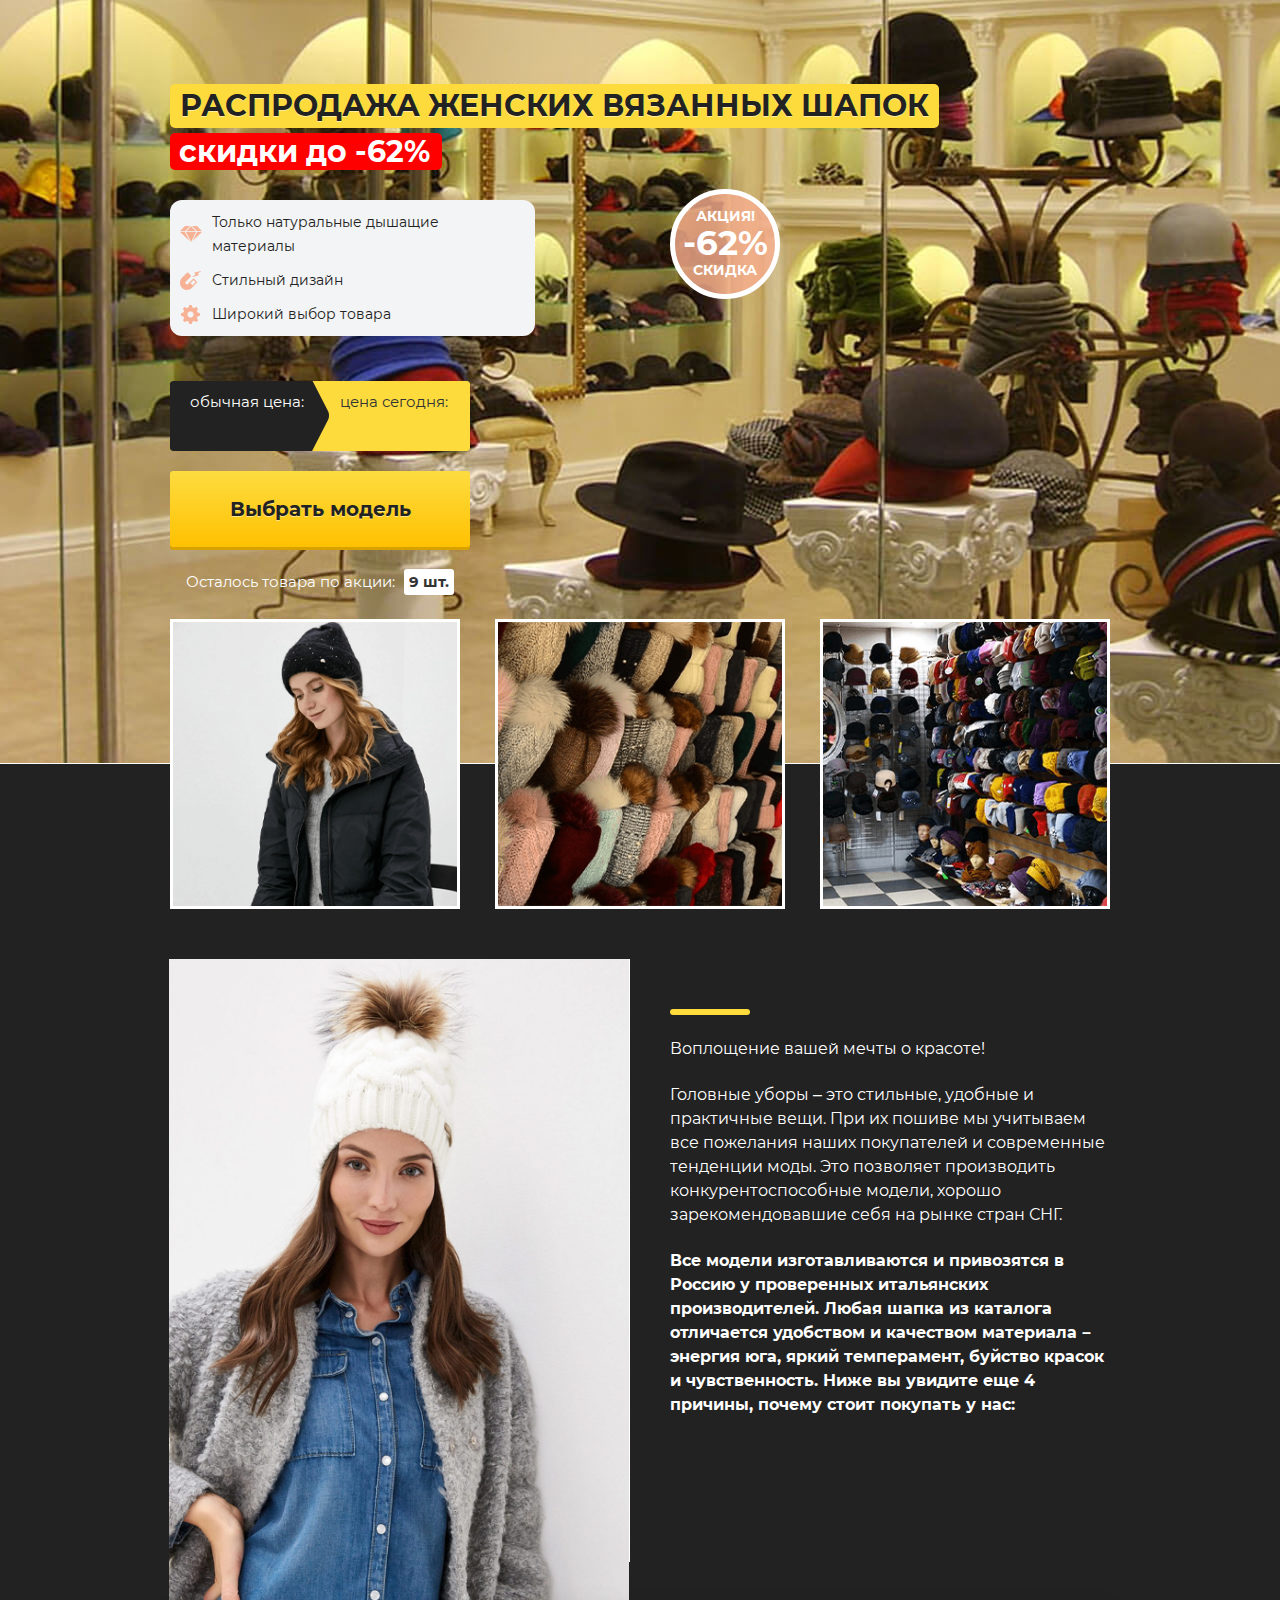
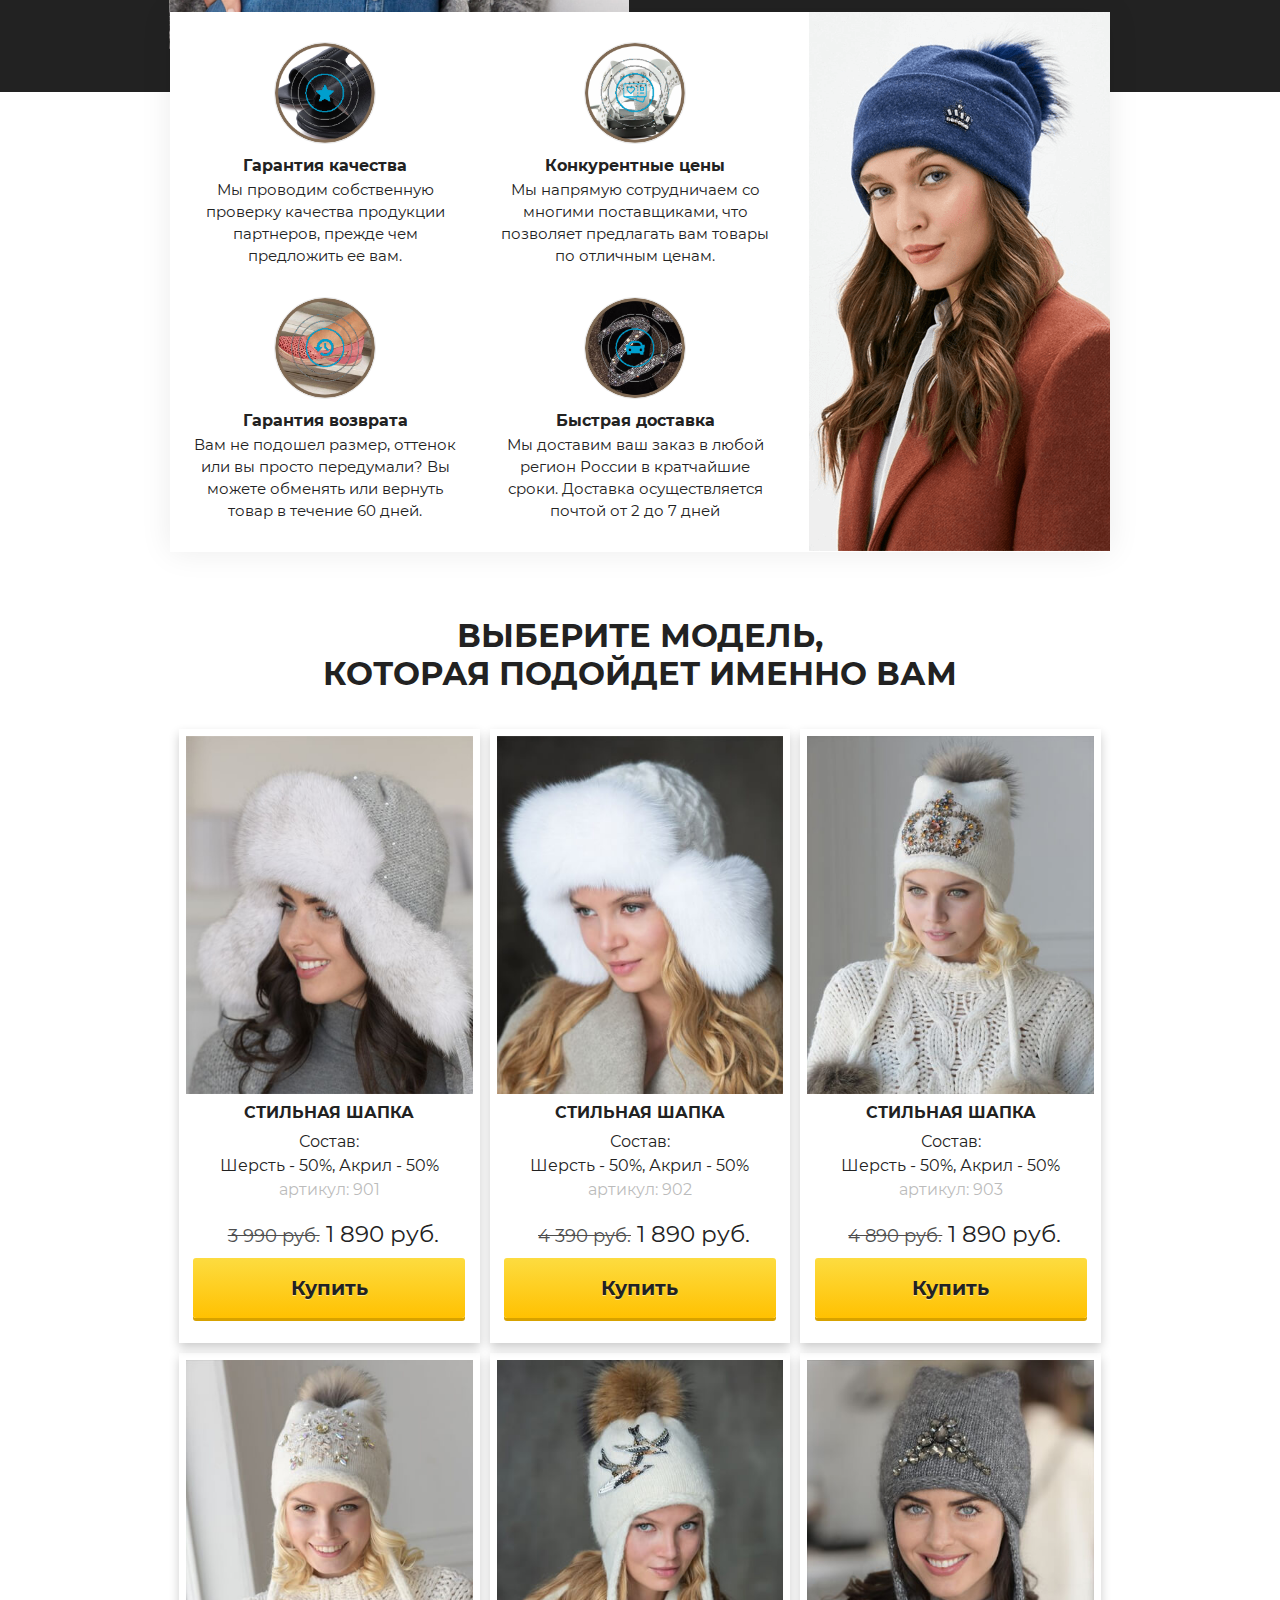
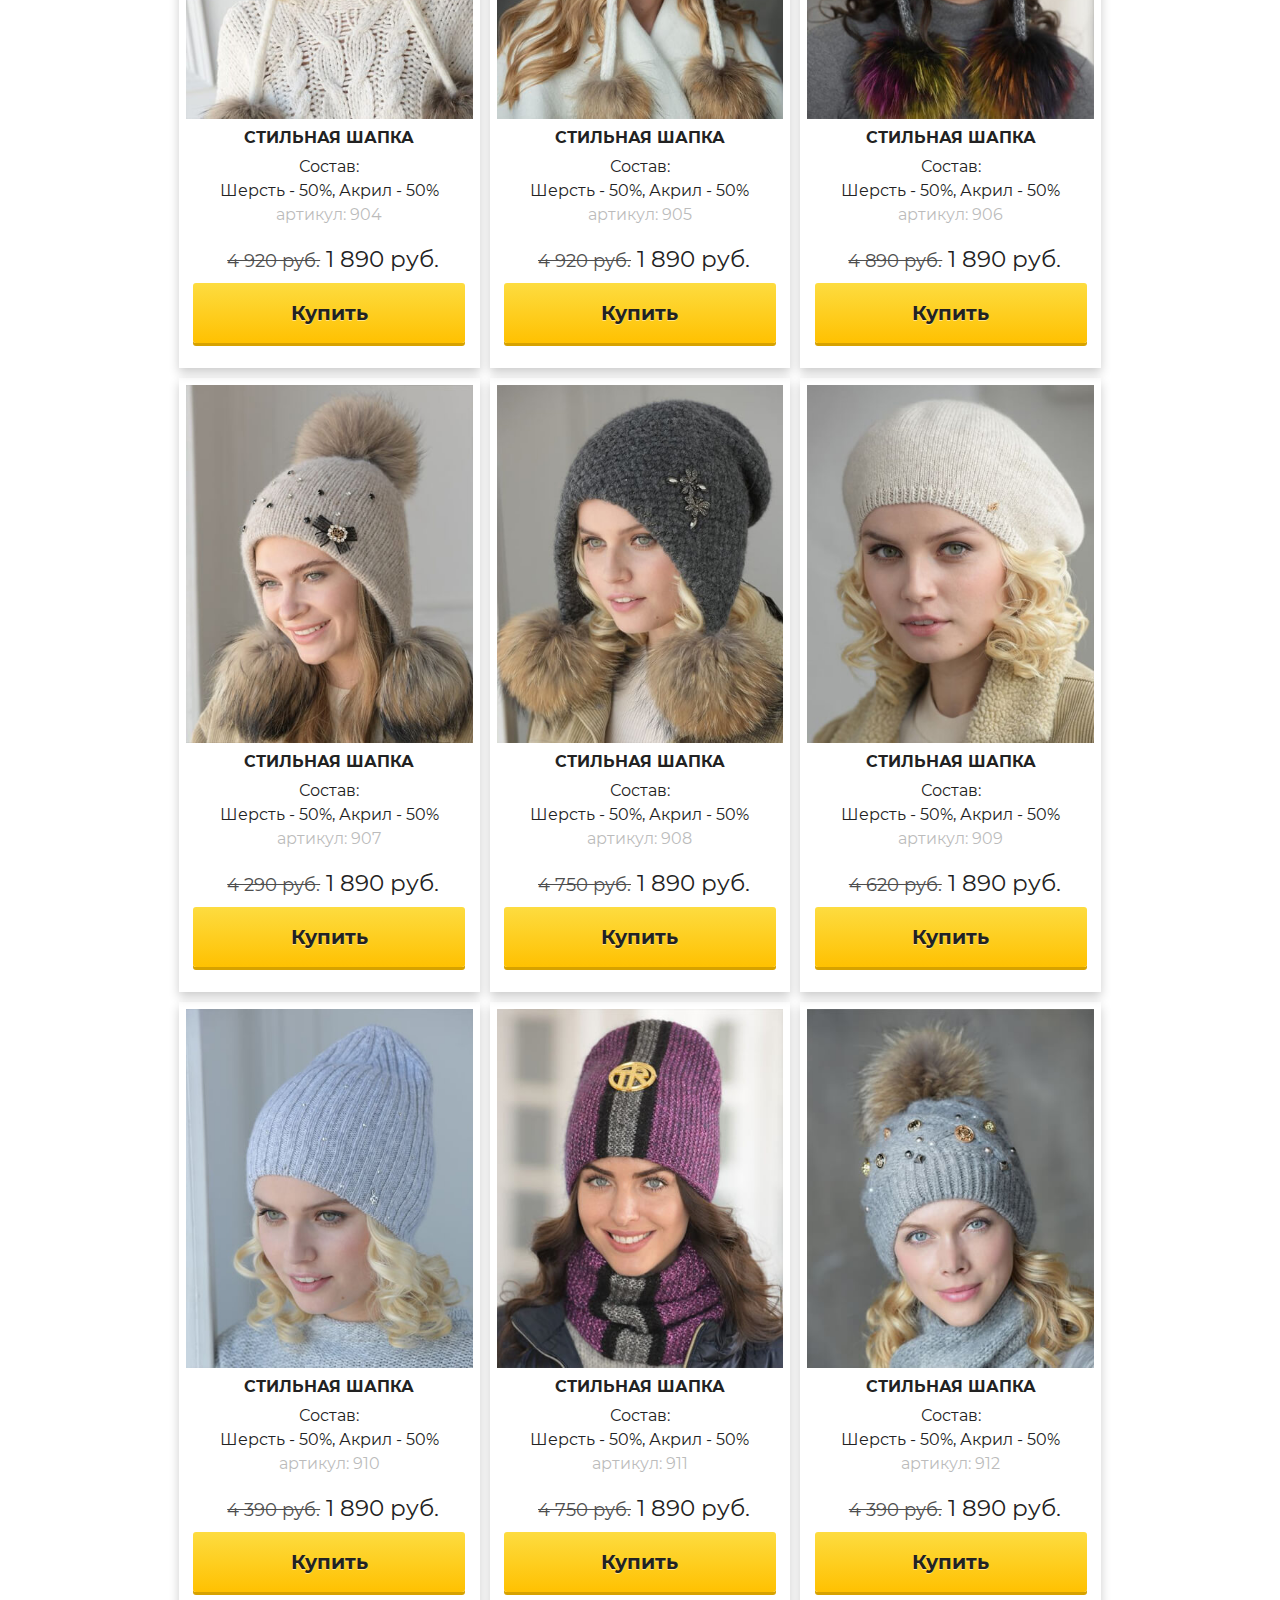
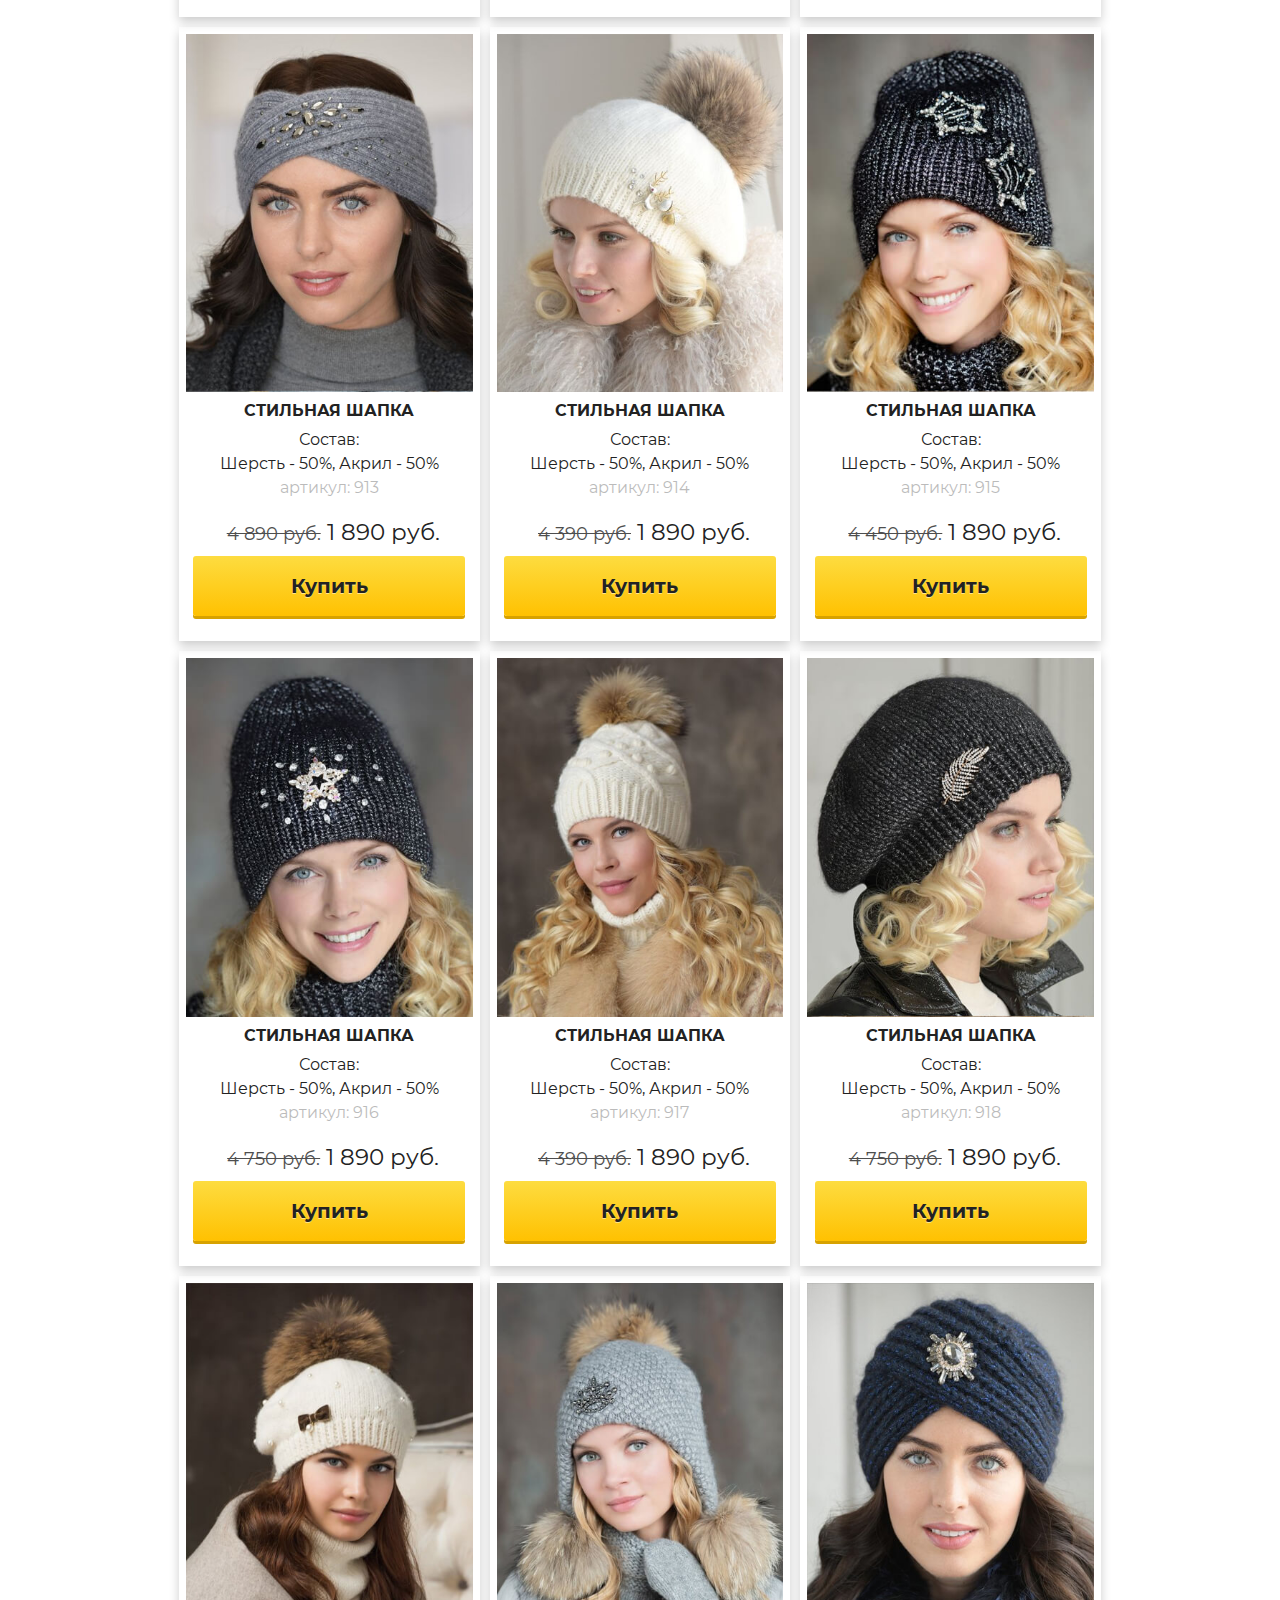
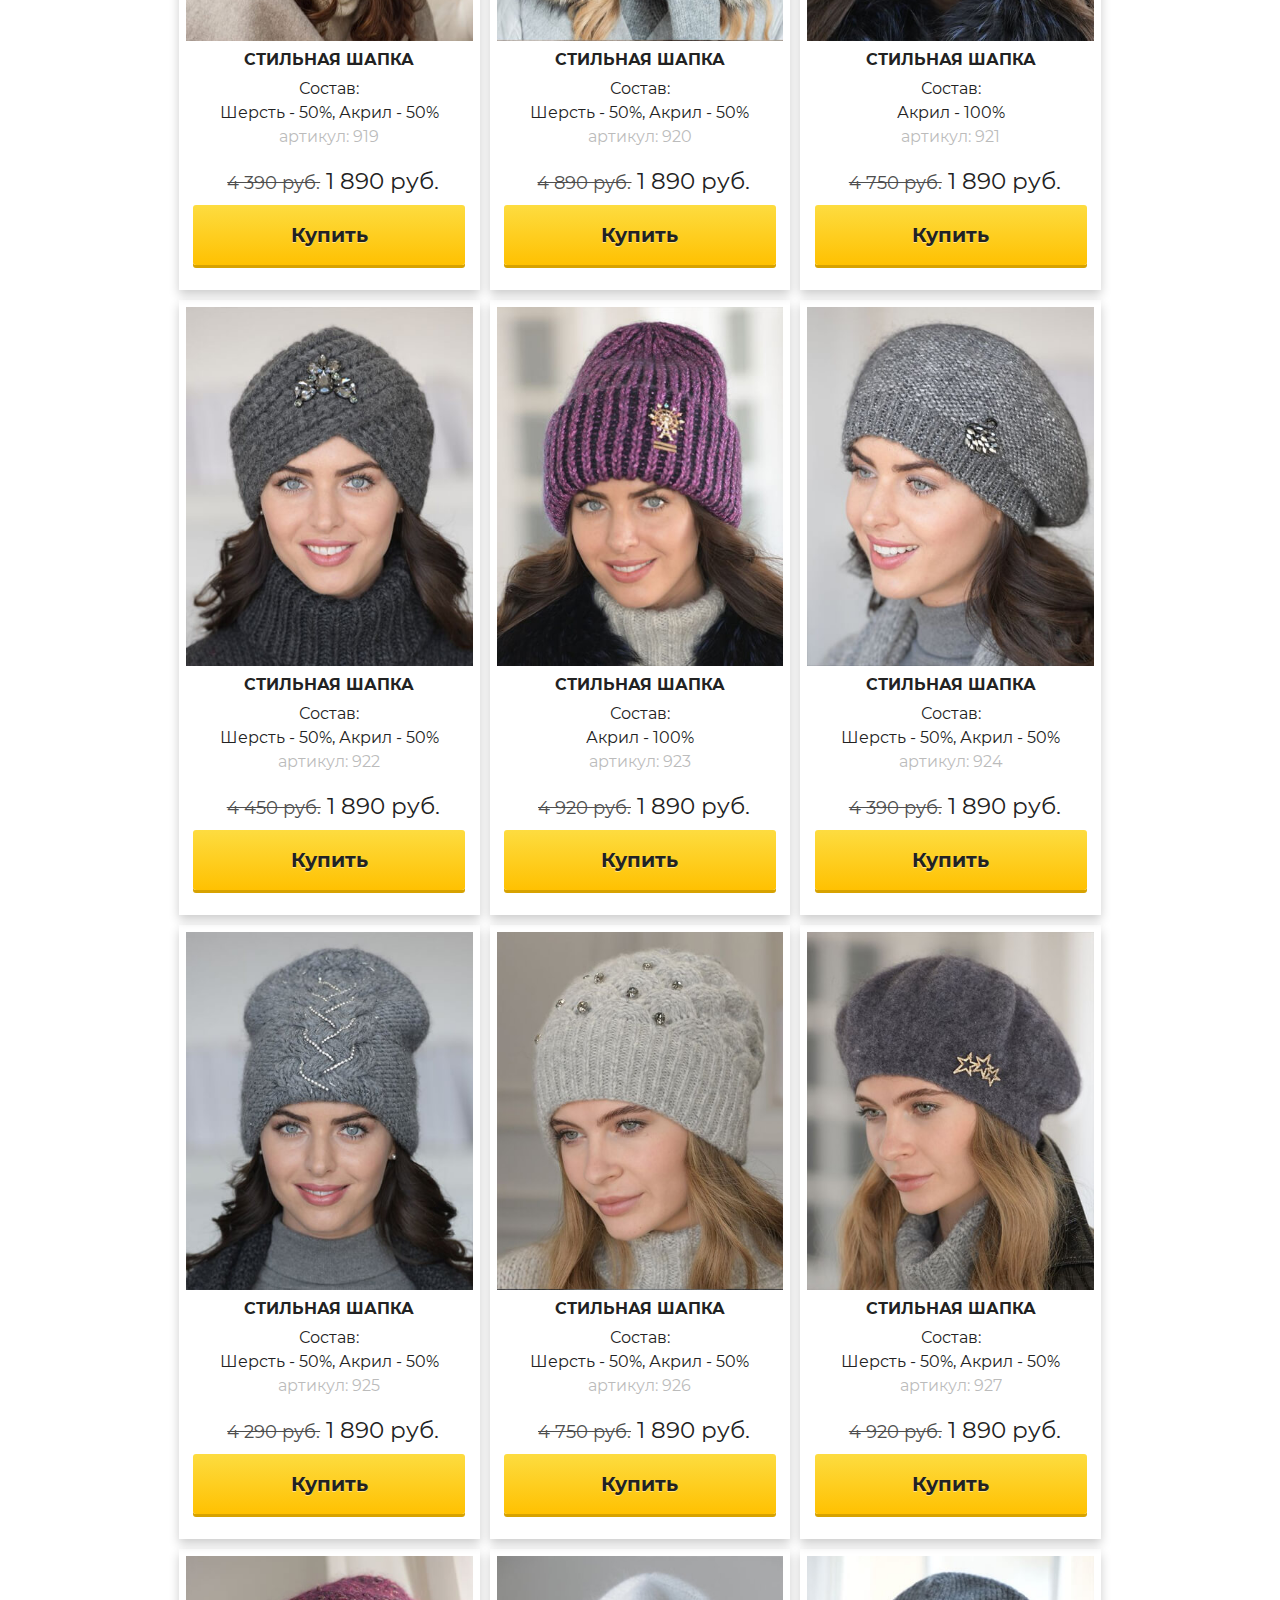
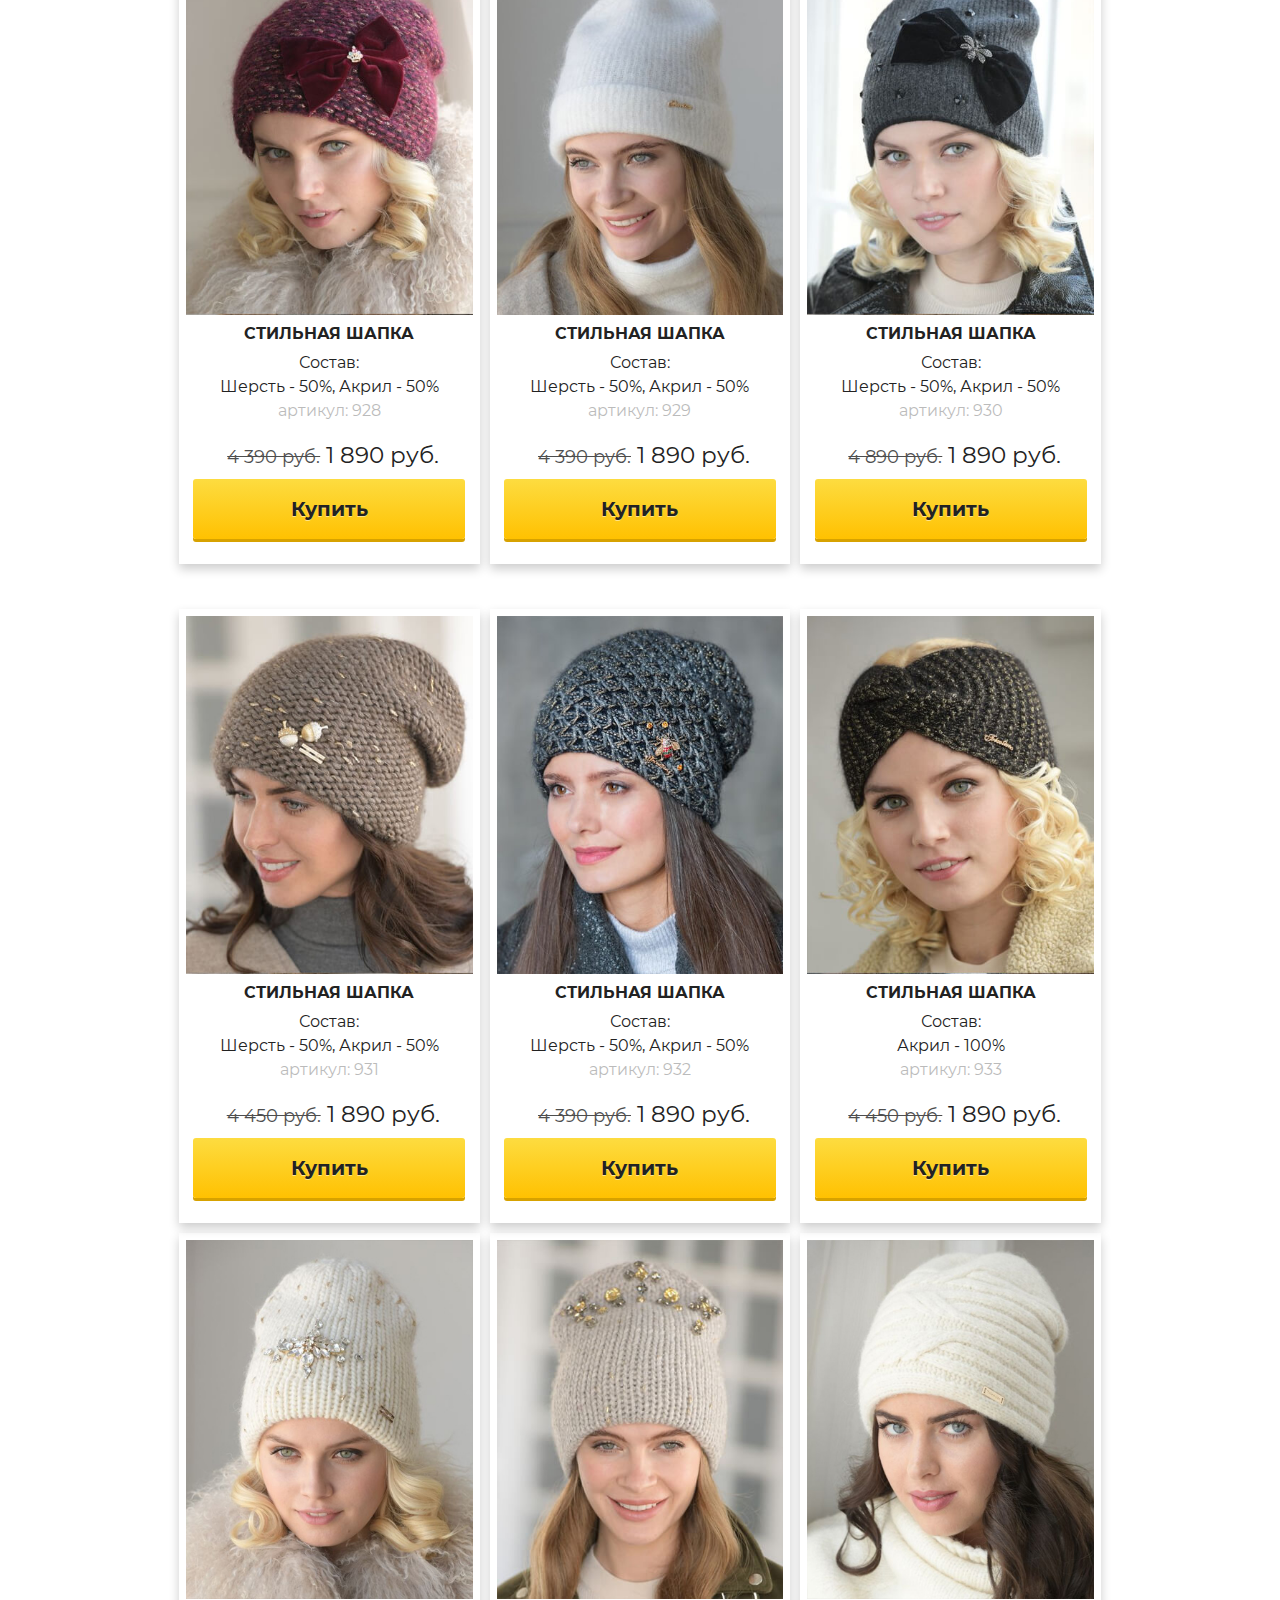
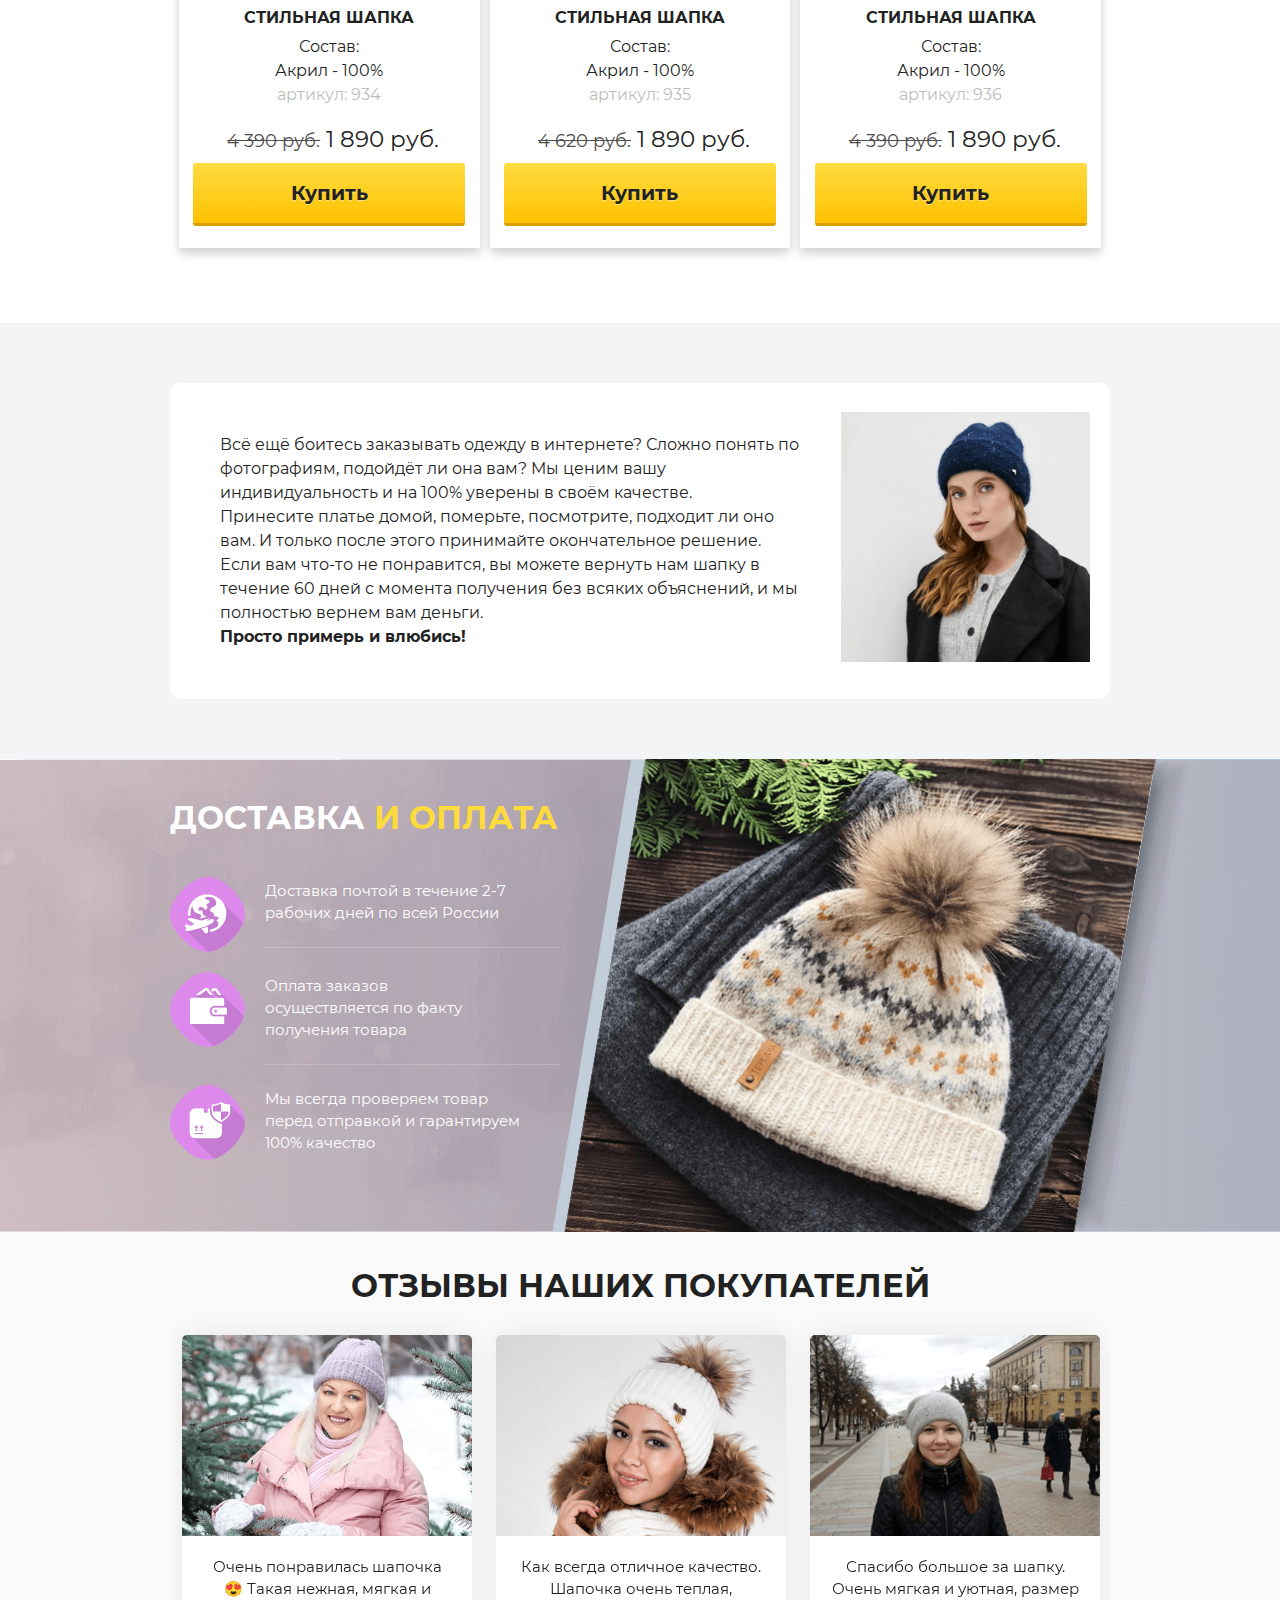
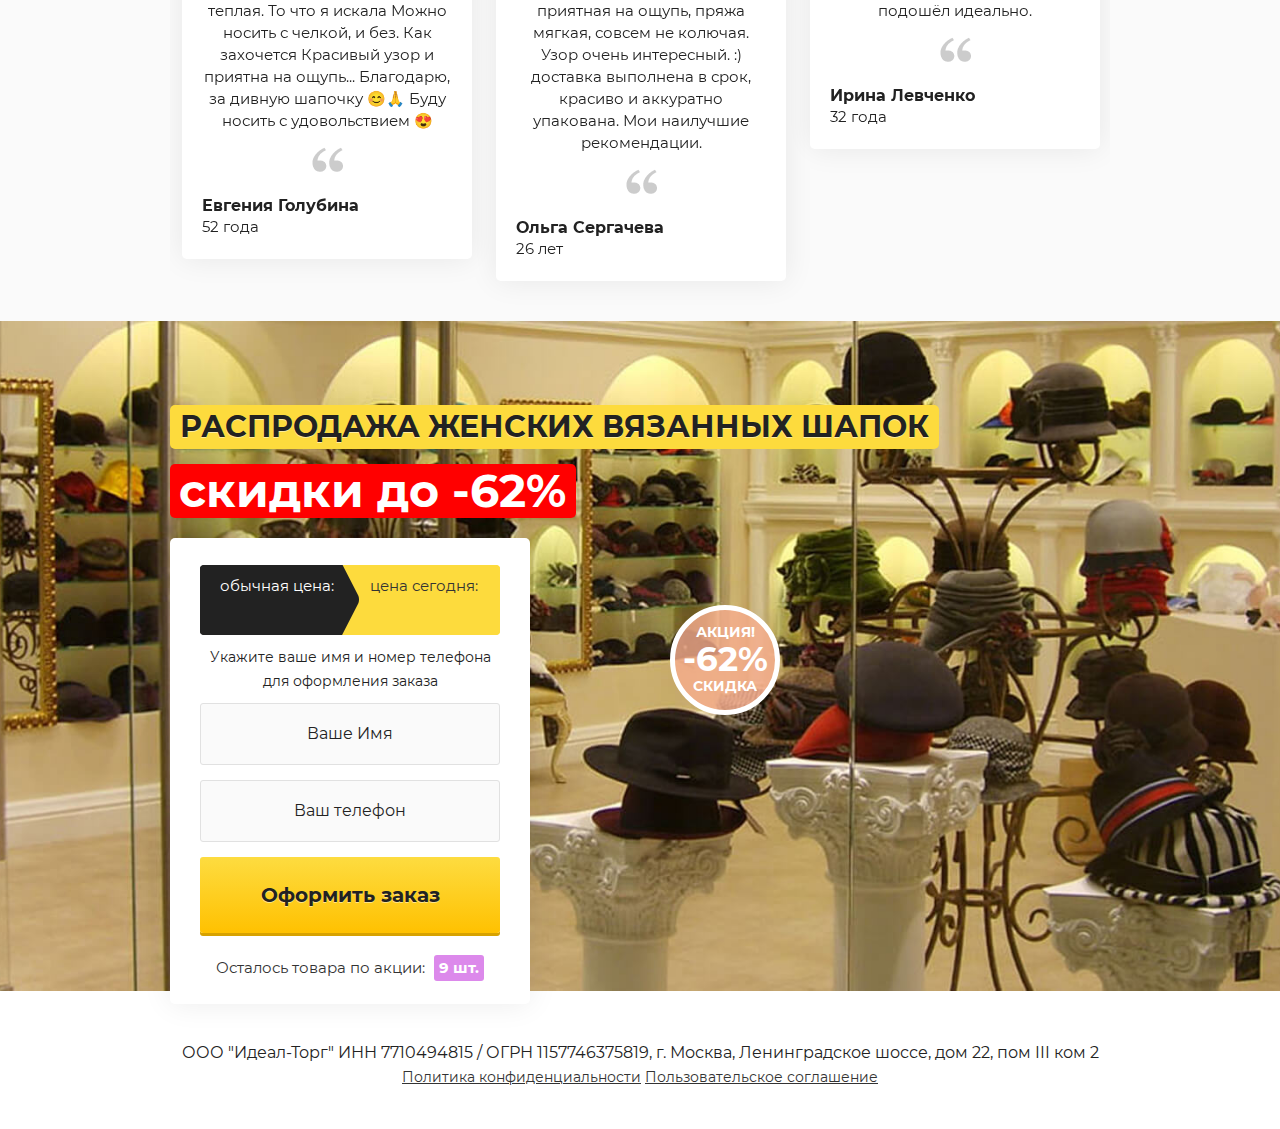
<file: knitted_hats_30/index.html>
<!DOCTYPE html>
<html lang="ru">

<head>
  <meta http-equiv="content-type" content="text/html; charset=UTF-8">

  <meta charset="utf-8">
  <meta name="viewport" content="width=device-width">

  <title> РАСПРОДАЖА ЖЕНСКИХ ВЯЗАННЫХ ШАПОК
  </title>
  <meta name="description" content=" ">

  <link rel="stylesheet" href="files/reset.css">
  <link rel="stylesheet" href="files/Montserrat.css" type="text/css">
  <link rel="stylesheet" href="files/settings.css">
  <link rel="stylesheet" href="files/slick.css">
  <link rel="stylesheet" href="files/style.css">

  <script src="https://code.jquery.com/jquery-3.4.1.js" integrity="sha256-WpOohJOqMqqyKL9FccASB9O0KwACQJpFTUBLTYOVvVU="
    crossorigin="anonymous"></script>
  <script type="text/javascript" src="https://bestseller-2020.ru/static/js/lt_landing_valid_form.js"></script>
  <script type="text/javascript" src="https://bestseller-2020.ru/static/js/lt_landing_script.js"></script>
  <script type="text/javascript">
    $jsonData = { "RU": { "currency": " \u0440\u0443\u0431.", "productsum": 1890, "oldproductsum": 4890, "delivery": 0, "totalsum": "1890.00" } }	</script>

  <style>
    .ajax_loader {
      display: none;

    }
  </style>


  <style>
    .ajax_loader {
      display: none !important;

    }

    .buy-btn {
      position: relative;
      display: block;
      width: 95%;
      height: 60px;
      line-height: 60px;
      margin: 10px auto;
      border: none;
      -webkit-border-radius: 3px;
      -moz-border-radius: 3px;
      border-radius: 3px;
      text-align: center;
      font-family: 'Montserrat', Helvetica, sans-serif;
      font-size: 20px;
      font-weight: 700;
      text-decoration: none;
      cursor: pointer;
      color: #222222;
      background: rgb(253, 220, 64);
      background: -moz-linear-gradient(top, rgba(253, 220, 64, 1) 0%, rgba(255, 193, 1, 1) 100%);
      background: -webkit-linear-gradient(top, rgba(253, 220, 64, 1) 0%, rgba(255, 193, 1, 1) 100%);
      background: -webkit-gradient(linear, left top, left bottom, from(rgba(253, 220, 64, 1)), to(rgba(255, 193, 1, 1)));
      background: -moz-linear-gradient(top, rgba(253, 220, 64, 1) 0%, rgba(255, 193, 1, 1) 100%);
      background: -o-linear-gradient(top, rgba(253, 220, 64, 1) 0%, rgba(255, 193, 1, 1) 100%);
      background: linear-gradient(to bottom, rgba(253, 220, 64, 1) 0%, rgba(255, 193, 1, 1) 100%);
      filter: progid:DXImageTransform.Microsoft.gradient(startColorstr='#fddc40', endColorstr='#ffc101', GradientType=0);
      -webkit-box-shadow: 0 3px 0 0 #d7a200;
      -moz-box-shadow: 0 3px 0 0 #d7a200;
      box-shadow: 0 3px 0 0 #d7a200;
      -webkit-appearance: none;
      -moz-appearance: none;
      appearance: none;
      text-shadow: 0 1px 0#ffe58b;
    }

    .images_block {
      display: flex;
      flex-wrap: wrap;
      justify-content: center;
    }

    .prod_item {
      width: 32%;
      box-sizing: border-box;
      padding: 10px;
      text-align: center;
      -webkit-box-shadow: 0 5px 10px 0 rgba(0, 0, 0, .2), 0 0 0 0 rgba(0, 0, 0, .12);
      box-shadow: 0 5px 10px 0 rgba(0, 0, 0, .2), 0 0 0 0 rgba(0, 0, 0, .12);
      padding: 7px 7px 15px;
      margin: 5px;
    }

    .product_name {
      font-weight: bold;
    }

    .product_price {
      font-size: 23px;
      margin-left: 8px;
    }

    .product_price span {
      text-decoration: line-through;
      opacity: .8;
      font-size: 18px;
    }

    @media (max-width: 976px) {
      .prod_item {
        width: 48%;
      }
    }


    @media (max-width: 768px) {
      .prod_item {
        width: 100%;
      }
    }
  </style>

  <!-- LT code insertion -->
  <!-- /LT code insertion -->
</head>

<body>


  <section class="block1 nach">
    <div class="wrap">
      <p class="subtitle">РАСПРОДАЖА ЖЕНСКИХ ВЯЗАННЫХ ШАПОК</p>
      <h1 class="main_title">скидки до -62%</h1>
      <div class="sale">акция! <p>-62%</p> скидка</div>
      <ul class="topplus">
        <li>Только натуральные дышащие материалы</li>
        <li>Стильный дизайн</li>
        <li>Широкий выбор товара</li>
      </ul>
      <div class="price clearfix">
        <div class="old-cost">
          <span>обычная цена:</span>
          <p class="oldproductsum"></p>
        </div>
        <div class="new-cost">
          <span>цена сегодня:</span>
          <p class="productsum"></p>
        </div>
      </div>
      <a href="index.html#catalog" class="button-m">Выбрать модель</a>
      <div class="stock">Осталось товара по акции: <span>9 шт.</span></div>
    </div>
  </section>

  <section class="gallery_section">
    <div class="wrap clearfix">
      <img src="files/img/ph1.png">
      <img src="files/img/ph2.png">
      <img src="files/img/ph3.png">
    </div>
  </section>

  <!-- michael-k90 -->
  <section class="block2">
    <div class="about_block">
      <div class="wrap">
        <div class="clearfix container">
          <div class="images_block">
            <img src="files/img/asd.jpg">
          </div>
          <div class="content">
            <p>Воплощение вашей мечты о красоте!</p>
            <p>Головные уборы – это стильные, удобные и практичные вещи. При их пошиве мы учитываем все пожелания наших
              покупателей и современные тенденции моды. Это позволяет производить конкурентоспособные модели, хорошо
              зарекомендовавшие себя на рынке стран СНГ.</p>

            <p>Все модели изготавливаются и привозятся в Россию у проверенных итальянских производителей. Любая шапка
              из каталога отличается удобством и качеством материала – энергия юга, яркий темперамент, буйство красок и
              чувственность. Ниже вы увидите еще 4 причины, почему стоит покупать у нас:</p>
          </div>
        </div>
      </div>
    </div>
    <div class="wrap">

      <div class="preim clearfix">
        <ul>
          <li>
            <b>Гарантия качества</b>
            <p>Мы проводим собственную проверку качества продукции партнеров, прежде чем предложить ее вам.
            </p>
          </li>
          <li>
            <b>Конкурентные цены</b>
            <p>Мы напрямую сотрудничаем со многими поставщиками, что позволяет предлагать вам товары по
              отличным ценам.</p>
          </li>
          <li>
            <b>Гарантия возврата</b>
            <p>Вам не подошел размер, оттенок или вы просто передумали? Вы можете обменять или вернуть товар
              в течение 60 дней. </p>
          </li>
          <li>
            <b>Быстрая доставка</b>
            <p>Мы доставим ваш заказ в любой регион России в кратчайшие сроки. Доставка осуществляется
              почтой от 2 до 7 дней</p>
          </li>
        </ul>
      </div>
    </div>
  </section>

  <!-- gift -->

  <!-- characteristics -->

  <section class="characteristics_section" id="catalog">
    <div class="wrap clearfix">
      <h2 class="title">Выберите модель, <br>которая подойдет именно Вам</h2>
      <div class="images_block clearfix">
        <div class="prod_item">
          <div class="catalog_item">
            <a href="index.html#order_form" class=" img_wrap">
              <img class="b-lazy" src="img/catalog/1.jpg" alt="">
            </a>

            <p class="product_name">СТИЛЬНАЯ ШАПКА</p>
            <div style="margin: 5px 0 20px 0;">
              <p>Состав: </p>
              <p>Шерсть - 50%, Акрил - 50%</p>
              <p style="opacity: 0.3;">артикул: 901</p>
            </div>

            <p class="product_price">
              <span>3 990 руб.</span> 1 890 руб.
            </p>



            <div class="buttons_wrap">
              <a href="index.html#order_form" class="buy-btn"
                onclick="document.querySelector('#model').value = 'СТИЛЬНАЯ ШАПКА'">Купить</a>
            </div>
          </div>
        </div>
        <div class="prod_item">
          <div class="catalog_item">
            <a href="index.html#order_form" class=" img_wrap">
              <img class="b-lazy" src="img/catalog/2.jpg" alt="">
            </a>

            <p class="product_name">СТИЛЬНАЯ ШАПКА</p>
            <div style="margin: 5px 0 20px 0;">
              <p>Состав: </p>
              <p>Шерсть - 50%, Акрил - 50%</p>
              <p style="opacity: 0.3;">артикул: 902</p>

            </div>
            <p class="product_price">
              <span>4 390 руб.</span> 1 890 руб.
            </p>



            <div class="buttons_wrap">
              <a href="index.html#order_form" class="buy-btn"
                onclick="document.querySelector('#model').value = 'СТИЛЬНАЯ ШАПКА'">Купить</a>
            </div>
          </div>
        </div>
        <div class="prod_item">
          <div class="catalog_item">
            <a href="index.html#order_form" class=" img_wrap">
              <img class="b-lazy" src="img/catalog/3.jpg" alt="">
            </a>

            <p class="product_name">СТИЛЬНАЯ ШАПКА</p>
            <div style="margin: 5px 0 20px 0;">
              <p>Состав: </p>
              <p>Шерсть - 50%, Акрил - 50%</p>
              <p style="opacity: 0.3;">артикул: 903</p>
            </div>
            <p class="product_price">
              <span>4 890 руб.</span> 1 890 руб.
            </p>



            <div class="buttons_wrap">
              <a href="index.html#order_form" class="buy-btn"
                onclick="document.querySelector('#model').value = 'СТИЛЬНАЯ ШАПКА'">Купить</a>
            </div>
          </div>
        </div>
        <div class="prod_item">
          <div class="catalog_item">
            <a href="index.html#order_form" class=" img_wrap">
              <img class="b-lazy" src="img/catalog/4.jpg" alt="">
            </a>

            <p class="product_name">СТИЛЬНАЯ ШАПКА</p>
            <div style="margin: 5px 0 20px 0;">
              <p>Состав: </p>
              <p>Шерсть - 50%, Акрил - 50%</p>
              <p style="opacity: 0.3;">артикул: 904</p>
            </div>
            <p class="product_price">
              <span>4 920 руб.</span> 1 890 руб.
            </p>



            <div class="buttons_wrap">
              <a href="index.html#order_form" class="buy-btn"
                onclick="document.querySelector('#model').value = 'СТИЛЬНАЯ ШАПКА'">Купить</a>
            </div>
          </div>
        </div>
        <div class="prod_item">
          <div class="catalog_item">
            <a href="index.html#order_form" class=" img_wrap">
              <img class="b-lazy" src="img/catalog/5.jpg" alt="">
            </a>

            <p class="product_name">СТИЛЬНАЯ ШАПКА</p>
            <div style="margin: 5px 0 20px 0;">
              <p>Состав: </p>
              <p>Шерсть - 50%, Акрил - 50%</p>
              <p style="opacity: 0.3;">артикул: 905</p>
            </div>
            <p class="product_price">
              <span>4 920 руб.</span> 1 890 руб.
            </p>



            <div class="buttons_wrap">
              <a href="index.html#order_form" class="buy-btn"
                onclick="document.querySelector('#model').value = 'СТИЛЬНАЯ ШАПКА'">Купить</a>
            </div>
          </div>
        </div>
        <div class="prod_item">
          <div class="catalog_item">
            <a href="index.html#order_form" class=" img_wrap">
              <img class="b-lazy" src="img/catalog/6.jpg" alt="">
            </a>

            <p class="product_name">СТИЛЬНАЯ ШАПКА</p>
            <div style="margin: 5px 0 20px 0;">
              <p>Состав: </p>
              <p>Шерсть - 50%, Акрил - 50%</p>
              <p style="opacity: 0.3;">артикул: 906</p>
            </div>
            <p class="product_price">
              <span>4 890 руб.</span> 1 890 руб.
            </p>



            <div class="buttons_wrap">
              <a href="index.html#order_form" class="buy-btn"
                onclick="document.querySelector('#model').value = 'СТИЛЬНАЯ ШАПКА'">Купить</a>
            </div>
          </div>
        </div>
        <div class="prod_item">
          <div class="catalog_item">
            <a href="index.html#order_form" class=" img_wrap">
              <img class="b-lazy" src="img/catalog/7.jpg" alt="">
            </a>

            <p class="product_name">СТИЛЬНАЯ ШАПКА</p>
            <div style="margin: 5px 0 20px 0;">
              <p>Состав: </p>
              <p>Шерсть - 50%, Акрил - 50%</p>
              <p style="opacity: 0.3;">артикул: 907</p>
            </div>
            <p class="product_price">
              <span>4 290 руб.</span> 1 890 руб.
            </p>



            <div class="buttons_wrap">
              <a href="index.html#order_form" class="buy-btn"
                onclick="document.querySelector('#model').value = 'СТИЛЬНАЯ ШАПКА'">Купить</a>
            </div>
          </div>
        </div>
        <div class="prod_item">
          <div class="catalog_item">
            <a href="index.html#order_form" class=" img_wrap">
              <img class="b-lazy" src="img/catalog/8.jpg" alt="">
            </a>

            <p class="product_name">СТИЛЬНАЯ ШАПКА</p>
            <div style="margin: 5px 0 20px 0;">
              <p>Состав: </p>
              <p>Шерсть - 50%, Акрил - 50%</p>
              <p style="opacity: 0.3;">артикул: 908</p>
            </div>
            <p class="product_price">
              <span>4 750 руб.</span> 1 890 руб.
            </p>



            <div class="buttons_wrap">
              <a href="index.html#order_form" class="buy-btn"
                onclick="document.querySelector('#model').value = 'СТИЛЬНАЯ ШАПКА'">Купить</a>
            </div>
          </div>
        </div>
        <div class="prod_item">
          <div class="catalog_item">
            <a href="index.html#order_form" class=" img_wrap">
              <img class="b-lazy" src="img/catalog/9.jpg" alt="">
            </a>

            <p class="product_name">СТИЛЬНАЯ ШАПКА</p>
            <div style="margin: 5px 0 20px 0;">
              <p>Состав: </p>
              <p>Шерсть - 50%, Акрил - 50%</p>
              <p style="opacity: 0.3;">артикул: 909</p>
            </div>
            <p class="product_price">
              <span>4 620 руб.</span> 1 890 руб.
            </p>



            <div class="buttons_wrap">
              <a href="index.html#order_form" class="buy-btn"
                onclick="document.querySelector('#model').value = 'СТИЛЬНАЯ ШАПКА'">Купить</a>
            </div>
          </div>
        </div>
        <div class="prod_item">
          <div class="catalog_item">
            <a href="index.html#order_form" class=" img_wrap">
              <img class="b-lazy" src="img/catalog/10.jpg" alt="">
            </a>

            <p class="product_name">СТИЛЬНАЯ ШАПКА</p>
            <div style="margin: 5px 0 20px 0;">
              <p>Состав: </p>
              <p>Шерсть - 50%, Акрил - 50%</p>
              <p style="opacity: 0.3;">артикул: 910</p>
            </div>
            <p class="product_price">
              <span>4 390 руб.</span> 1 890 руб.
            </p>



            <div class="buttons_wrap">
              <a href="index.html#order_form" class="buy-btn"
                onclick="document.querySelector('#model').value = 'СТИЛЬНАЯ ШАПКА'">Купить</a>
            </div>
          </div>
        </div>
        <div class="prod_item">
          <div class="catalog_item">
            <a href="index.html#order_form" class=" img_wrap">
              <img class="b-lazy" src="img/catalog/11.jpg" alt="">
            </a>

            <p class="product_name">СТИЛЬНАЯ ШАПКА</p>
            <div style="margin: 5px 0 20px 0;">
              <p>Состав: </p>
              <p>Шерсть - 50%, Акрил - 50%</p>
              <p style="opacity: 0.3;">артикул: 911</p>
            </div>
            <p class="product_price">
              <span>4 750 руб.</span> 1 890 руб.
            </p>



            <div class="buttons_wrap">
              <a href="index.html#order_form" class="buy-btn"
                onclick="document.querySelector('#model').value = 'СТИЛЬНАЯ ШАПКА'">Купить</a>
            </div>
          </div>
        </div>
        <div class="prod_item">
          <div class="catalog_item">
            <a href="index.html#order_form" class=" img_wrap">
              <img class="b-lazy" src="img/catalog/12.jpg" alt="">
            </a>

            <p class="product_name">СТИЛЬНАЯ ШАПКА</p>
            <div style="margin: 5px 0 20px 0;">
              <p>Состав: </p>
              <p>Шерсть - 50%, Акрил - 50%</p>
              <p style="opacity: 0.3;">артикул: 912</p>
            </div>
            <p class="product_price">
              <span>4 390 руб.</span> 1 890 руб.
            </p>



            <div class="buttons_wrap">
              <a href="index.html#order_form" class="buy-btn"
                onclick="document.querySelector('#model').value = 'СТИЛЬНАЯ ШАПКА'">Купить</a>
            </div>
          </div>
        </div>
        <div class="prod_item">
          <div class="catalog_item">
            <a href="index.html#order_form" class=" img_wrap">
              <img class="b-lazy" src="img/catalog/13.jpg" alt="">
            </a>

            <p class="product_name">СТИЛЬНАЯ ШАПКА</p>
            <div style="margin: 5px 0 20px 0;">
              <p>Состав: </p>
              <p>Шерсть - 50%, Акрил - 50%</p>
              <p style="opacity: 0.3;">артикул: 913</p>
            </div>
            <p class="product_price">
              <span>4 890 руб.</span> 1 890 руб.
            </p>



            <div class="buttons_wrap">
              <a href="index.html#order_form" class="buy-btn"
                onclick="document.querySelector('#model').value = 'СТИЛЬНАЯ ШАПКА'">Купить</a>
            </div>
          </div>
        </div>
        <div class="prod_item">
          <div class="catalog_item">
            <a href="index.html#order_form" class=" img_wrap">
              <img class="b-lazy" src="img/catalog/14.jpg" alt="">
            </a>

            <p class="product_name">СТИЛЬНАЯ ШАПКА</p>
            <div style="margin: 5px 0 20px 0;">
              <p>Состав: </p>
              <p>Шерсть - 50%, Акрил - 50%</p>
              <p style="opacity: 0.3;">артикул: 914</p>
            </div>
            <p class="product_price">
              <span>4 390 руб.</span> 1 890 руб.
            </p>



            <div class="buttons_wrap">
              <a href="index.html#order_form" class="buy-btn"
                onclick="document.querySelector('#model').value = 'СТИЛЬНАЯ ШАПКА'">Купить</a>
            </div>
          </div>
        </div>
        <div class="prod_item">
          <div class="catalog_item">
            <a href="index.html#order_form" class=" img_wrap">
              <img class="b-lazy" src="img/catalog/15.jpg" alt="">
            </a>

            <p class="product_name">СТИЛЬНАЯ ШАПКА</p>
            <div style="margin: 5px 0 20px 0;">
              <p>Состав: </p>
              <p>Шерсть - 50%, Акрил - 50%</p>
              <p style="opacity: 0.3;">артикул: 915</p>
            </div>
            <p class="product_price">
              <span>4 450 руб.</span> 1 890 руб.
            </p>



            <div class="buttons_wrap">
              <a href="index.html#order_form" class="buy-btn"
                onclick="document.querySelector('#model').value = 'СТИЛЬНАЯ ШАПКА'">Купить</a>
            </div>
          </div>
        </div>
        <div class="prod_item">
          <div class="catalog_item">
            <a href="index.html#order_form" class=" img_wrap">
              <img class="b-lazy" src="img/catalog/16.jpg" alt="">
            </a>

            <p class="product_name">СТИЛЬНАЯ ШАПКА</p>
            <div style="margin: 5px 0 20px 0;">
              <p>Состав: </p>
              <p>Шерсть - 50%, Акрил - 50%</p>
              <p style="opacity: 0.3;">артикул: 916</p>
            </div>
            <p class="product_price">
              <span>4 750 руб.</span> 1 890 руб.
            </p>



            <div class="buttons_wrap">
              <a href="index.html#order_form" class="buy-btn"
                onclick="document.querySelector('#model').value = 'СТИЛЬНАЯ ШАПКА'">Купить</a>
            </div>
          </div>
        </div>
        <div class="prod_item">
          <div class="catalog_item">
            <a href="index.html#order_form" class=" img_wrap">
              <img class="b-lazy" src="img/catalog/17.jpg" alt="">
            </a>

            <p class="product_name">СТИЛЬНАЯ ШАПКА</p>
            <div style="margin: 5px 0 20px 0;">
              <p>Состав: </p>
              <p>Шерсть - 50%, Акрил - 50%</p>
              <p style="opacity: 0.3;">артикул: 917</p>
            </div>
            <p class="product_price">
              <span>4 390 руб.</span> 1 890 руб.
            </p>



            <div class="buttons_wrap">
              <a href="index.html#order_form" class="buy-btn"
                onclick="document.querySelector('#model').value = 'СТИЛЬНАЯ ШАПКА'">Купить</a>
            </div>
          </div>
        </div>
        <div class="prod_item">
          <div class="catalog_item">
            <a href="index.html#order_form" class=" img_wrap">
              <img class="b-lazy" src="img/catalog/18.jpg" alt="">
            </a>

            <p class="product_name">СТИЛЬНАЯ ШАПКА</p>
            <div style="margin: 5px 0 20px 0;">
              <p>Состав: </p>
              <p>Шерсть - 50%, Акрил - 50%</p>
              <p style="opacity: 0.3;">артикул: 918</p>
            </div>
            <p class="product_price">
              <span>4 750 руб.</span> 1 890 руб.
            </p>



            <div class="buttons_wrap">
              <a href="index.html#order_form" class="buy-btn"
                onclick="document.querySelector('#model').value = 'СТИЛЬНАЯ ШАПКА'">Купить</a>
            </div>
          </div>
        </div>
        <div class="prod_item">
          <div class="catalog_item">
            <a href="index.html#order_form" class=" img_wrap">
              <img class="b-lazy" src="img/catalog/19.jpg" alt="">
            </a>

            <p class="product_name">СТИЛЬНАЯ ШАПКА</p>
            <div style="margin: 5px 0 20px 0;">
              <p>Состав: </p>
              <p>Шерсть - 50%, Акрил - 50%</p>
              <p style="opacity: 0.3;">артикул: 919</p>
            </div>
            <p class="product_price">
              <span>4 390 руб.</span> 1 890 руб.
            </p>



            <div class="buttons_wrap">
              <a href="index.html#order_form" class="buy-btn"
                onclick="document.querySelector('#model').value = 'СТИЛЬНАЯ ШАПКА'">Купить</a>
            </div>
          </div>
        </div>
        <div class="prod_item">
          <div class="catalog_item">
            <a href="index.html#order_form" class=" img_wrap">
              <img class="b-lazy" src="img/catalog/20.jpg" alt="">
            </a>

            <p class="product_name">СТИЛЬНАЯ ШАПКА</p>
            <div style="margin: 5px 0 20px 0;">
              <p>Состав: </p>
              <p>Шерсть - 50%, Акрил - 50%</p>
              <p style="opacity: 0.3;">артикул: 920</p>
            </div>
            <p class="product_price">
              <span>4 890 руб.</span> 1 890 руб.
            </p>



            <div class="buttons_wrap">
              <a href="index.html#order_form" class="buy-btn"
                onclick="document.querySelector('#model').value = 'СТИЛЬНАЯ ШАПКА'">Купить</a>
            </div>
          </div>
        </div>
        <div class="prod_item">
          <div class="catalog_item">
            <a href="index.html#order_form" class=" img_wrap">
              <img class="b-lazy" src="img/catalog/21.jpg" alt="">
            </a>

            <p class="product_name">СТИЛЬНАЯ ШАПКА</p>
            <div style="margin: 5px 0 20px 0;">
              <p>Состав: </p>
              <p> Акрил - 100%</p>
              <p style="opacity: 0.3;">артикул: 921</p>
            </div>
            <p class="product_price">
              <span>4 750 руб.</span> 1 890 руб.
            </p>



            <div class="buttons_wrap">
              <a href="index.html#order_form" class="buy-btn"
                onclick="document.querySelector('#model').value = 'СТИЛЬНАЯ ШАПКА'">Купить</a>
            </div>
          </div>
        </div>
        <div class="prod_item">
          <div class="catalog_item">
            <a href="index.html#order_form" class=" img_wrap">
              <img class="b-lazy" src="img/catalog/22.jpg" alt="">
            </a>

            <p class="product_name">СТИЛЬНАЯ ШАПКА</p>
            <div style="margin: 5px 0 20px 0;">
              <p>Состав: </p>
              <p>Шерсть - 50%, Акрил - 50%</p>
              <p style="opacity: 0.3;">артикул: 922</p>
            </div>
            <p class="product_price">
              <span>4 450 руб.</span> 1 890 руб.
            </p>



            <div class="buttons_wrap">
              <a href="index.html#order_form" class="buy-btn"
                onclick="document.querySelector('#model').value = 'СТИЛЬНАЯ ШАПКА'">Купить</a>
            </div>
          </div>
        </div>
        <div class="prod_item">
          <div class="catalog_item">
            <a href="index.html#order_form" class=" img_wrap">
              <img class="b-lazy" src="img/catalog/23.jpg" alt="">
            </a>

            <p class="product_name">СТИЛЬНАЯ ШАПКА</p>
            <div style="margin: 5px 0 20px 0;">
              <p>Состав: </p>
              <p> Акрил - 100%</p>
              <p style="opacity: 0.3;">артикул: 923</p>
            </div>
            <p class="product_price">
              <span>4 920 руб.</span> 1 890 руб.
            </p>



            <div class="buttons_wrap">
              <a href="index.html#order_form" class="buy-btn"
                onclick="document.querySelector('#model').value = 'СТИЛЬНАЯ ШАПКА'">Купить</a>
            </div>
          </div>
        </div>
        <div class="prod_item">
          <div class="catalog_item">
            <a href="index.html#order_form" class=" img_wrap">
              <img class="b-lazy" src="img/catalog/24.jpg" alt="">
            </a>

            <p class="product_name">СТИЛЬНАЯ ШАПКА</p>
            <div style="margin: 5px 0 20px 0;">
              <p>Состав: </p>
              <p>Шерсть - 50%, Акрил - 50%</p>
              <p style="opacity: 0.3;">артикул: 924</p>
            </div>
            <p class="product_price">
              <span>4 390 руб.</span> 1 890 руб.
            </p>



            <div class="buttons_wrap">
              <a href="index.html#order_form" class="buy-btn"
                onclick="document.querySelector('#model').value = 'СТИЛЬНАЯ ШАПКА'">Купить</a>
            </div>
          </div>
        </div>
        <div class="prod_item">
          <div class="catalog_item">
            <a href="index.html#order_form" class=" img_wrap">
              <img class="b-lazy" src="img/catalog/25.jpg" alt="">
            </a>

            <p class="product_name">СТИЛЬНАЯ ШАПКА</p>
            <div style="margin: 5px 0 20px 0;">
              <p>Состав: </p>
              <p>Шерсть - 50%, Акрил - 50%</p>
              <p style="opacity: 0.3;">артикул: 925</p>
            </div>
            <p class="product_price">
              <span>4 290 руб.</span> 1 890 руб.
            </p>



            <div class="buttons_wrap">
              <a href="index.html#order_form" class="buy-btn"
                onclick="document.querySelector('#model').value = 'СТИЛЬНАЯ ШАПКА'">Купить</a>
            </div>
          </div>
        </div>
        <div class="prod_item">
          <div class="catalog_item">
            <a href="index.html#order_form" class=" img_wrap">
              <img class="b-lazy" src="img/catalog/26.jpg" alt="">
            </a>

            <p class="product_name">СТИЛЬНАЯ ШАПКА</p>
            <div style="margin: 5px 0 20px 0;">
              <p>Состав: </p>
              <p>Шерсть - 50%, Акрил - 50%</p>
              <p style="opacity: 0.3;">артикул: 926</p>
            </div>
            <p class="product_price">
              <span>4 750 руб.</span> 1 890 руб.
            </p>



            <div class="buttons_wrap">
              <a href="index.html#order_form" class="buy-btn"
                onclick="document.querySelector('#model').value = 'СТИЛЬНАЯ ШАПКА'">Купить</a>
            </div>
          </div>
        </div>
        <div class="prod_item">
          <div class="catalog_item">
            <a href="index.html#order_form" class=" img_wrap">
              <img class="b-lazy" src="img/catalog/27.jpg" alt="">
            </a>

            <p class="product_name">СТИЛЬНАЯ ШАПКА</p>
            <div style="margin: 5px 0 20px 0;">
              <p>Состав: </p>
              <p>Шерсть - 50%, Акрил - 50%</p>
              <p style="opacity: 0.3;">артикул: 927</p>
            </div>
            <p class="product_price">
              <span>4 920 руб.</span> 1 890 руб.
            </p>



            <div class="buttons_wrap">
              <a href="index.html#order_form" class="buy-btn"
                onclick="document.querySelector('#model').value = 'СТИЛЬНАЯ ШАПКА'">Купить</a>
            </div>
          </div>
        </div>
        <div class="prod_item">
          <div class="catalog_item">
            <a href="index.html#order_form" class=" img_wrap">
              <img class="b-lazy" src="img/catalog/28.jpg" alt="">
            </a>

            <p class="product_name">СТИЛЬНАЯ ШАПКА</p>
            <div style="margin: 5px 0 20px 0;">
              <p>Состав: </p>
              <p>Шерсть - 50%, Акрил - 50%</p>
              <p style="opacity: 0.3;">артикул: 928</p>
            </div>
            <p class="product_price">
              <span>4 390 руб.</span> 1 890 руб.
            </p>



            <div class="buttons_wrap">
              <a href="index.html#order_form" class="buy-btn"
                onclick="document.querySelector('#model').value = 'СТИЛЬНАЯ ШАПКА'">Купить</a>
            </div>
          </div>
        </div>
        <div class="prod_item">
          <div class="catalog_item">
            <a href="index.html#order_form" class=" img_wrap">
              <img class="b-lazy" src="img/catalog/29.jpg" alt="">
            </a>

            <p class="product_name">СТИЛЬНАЯ ШАПКА</p>
            <div style="margin: 5px 0 20px 0;">
              <p>Состав: </p>
              <p>Шерсть - 50%, Акрил - 50%</p>
              <p style="opacity: 0.3;">артикул: 929</p>
            </div>
            <p class="product_price">
              <span>4 390 руб.</span> 1 890 руб.
            </p>



            <div class="buttons_wrap">
              <a href="index.html#order_form" class="buy-btn"
                onclick="document.querySelector('#model').value = 'СТИЛЬНАЯ ШАПКА'">Купить</a>
            </div>
          </div>
        </div>
        <div class="prod_item">
          <div class="catalog_item">
            <a href="index.html#order_form" class=" img_wrap">
              <img class="b-lazy" src="img/catalog/30.jpg" alt="">
            </a>

            <p class="product_name">СТИЛЬНАЯ ШАПКА</p>
            <div style="margin: 5px 0 20px 0;">
              <p>Состав: </p>
              <p>Шерсть - 50%, Акрил - 50%</p>
              <p style="opacity: 0.3;">артикул: 930</p>
            </div>
            <p class="product_price">
              <span>4 890 руб.</span> 1 890 руб.
            </p>

            <div class="buttons_wrap">
              <a href="index.html#order_form" class="buy-btn"
                onclick="document.querySelector('#model').value = 'СТИЛЬНАЯ ШАПКА'">Купить</a>
            </div>
          </div>
        </div>
      </div>

      <div class="images_block clearfix">
        <div class="prod_item">
          <div class="catalog_item">
            <a href="index.html#order_form" class=" img_wrap">
              <img class="b-lazy" src="img/catalog/31.jpg" alt="">
            </a>

            <p class="product_name">СТИЛЬНАЯ ШАПКА</p>
            <div style="margin: 5px 0 20px 0;">
              <p>Состав: </p>
              <p>Шерсть - 50%, Акрил - 50%</p>
              <p style="opacity: 0.3;">артикул: 931</p>
            </div>
            <p class="product_price">
              <span>4 450 руб.</span> 1 890 руб.
            </p>



            <div class="buttons_wrap">
              <a href="index.html#order_form" class="buy-btn"
                onclick="document.querySelector('#model').value = 'СТИЛЬНАЯ ШАПКА'">Купить</a>
            </div>
          </div>
        </div>
        <div class="prod_item">
          <div class="catalog_item">
            <a href="index.html#order_form" class=" img_wrap">
              <img class="b-lazy" src="img/catalog/32.jpg" alt="">
            </a>

            <p class="product_name">СТИЛЬНАЯ ШАПКА</p>
            <div style="margin: 5px 0 20px 0;">
              <p>Состав: </p>
              <p>Шерсть - 50%, Акрил - 50%</p>
              <p style="opacity: 0.3;">артикул: 932</p>
            </div>
            <p class="product_price">
              <span>4 390 руб.</span> 1 890 руб.
            </p>



            <div class="buttons_wrap">
              <a href="index.html#order_form" class="buy-btn"
                onclick="document.querySelector('#model').value = 'СТИЛЬНАЯ ШАПКА'">Купить</a>
            </div>
          </div>
        </div>
        <div class="prod_item">
          <div class="catalog_item">
            <a href="index.html#order_form" class=" img_wrap">
              <img class="b-lazy" src="img/catalog/33.jpg" alt="">
            </a>

            <p class="product_name">СТИЛЬНАЯ ШАПКА</p>
            <div style="margin: 5px 0 20px 0;">
              <p>Состав: </p>
              <p> Акрил - 100%</p>
              <p style="opacity: 0.3;">артикул: 933</p>
            </div>
            <p class="product_price">
              <span>4 450 руб.</span> 1 890 руб.
            </p>



            <div class="buttons_wrap">
              <a href="index.html#order_form" class="buy-btn"
                onclick="document.querySelector('#model').value = 'СТИЛЬНАЯ ШАПКА'">Купить</a>
            </div>
          </div>
        </div>
        <div class="prod_item">
          <div class="catalog_item">
            <a href="index.html#order_form" class=" img_wrap">
              <img class="b-lazy" src="img/catalog/34.jpg" alt="">
            </a>

            <p class="product_name">СТИЛЬНАЯ ШАПКА</p>
            <div style="margin: 5px 0 20px 0;">
              <p>Состав: </p>
              <p> Акрил - 100%</p>
              <p style="opacity: 0.3;">артикул: 934</p>
            </div>
            <p class="product_price">
              <span>4 390 руб.</span> 1 890 руб.
            </p>



            <div class="buttons_wrap">
              <a href="index.html#order_form" class="buy-btn"
                onclick="document.querySelector('#model').value = 'СТИЛЬНАЯ ШАПКА'">Купить</a>
            </div>
          </div>
        </div>
        <div class="prod_item">
          <div class="catalog_item">
            <a href="index.html#order_form" class=" img_wrap">
              <img class="b-lazy" src="img/catalog/35.jpg" alt="">
            </a>

            <p class="product_name">СТИЛЬНАЯ ШАПКА</p>
            <div style="margin: 5px 0 20px 0;">
              <p>Состав: </p>
              <p> Акрил - 100%</p>
              <p style="opacity: 0.3;">артикул: 935</p>
            </div>
            <p class="product_price">
              <span>4 620 руб.</span> 1 890 руб.
            </p>



            <div class="buttons_wrap">
              <a href="index.html#order_form" class="buy-btn"
                onclick="document.querySelector('#model').value = 'СТИЛЬНАЯ ШАПКА'">Купить</a>
            </div>
          </div>
        </div>
        <div class="prod_item">
          <div class="catalog_item">
            <a href="index.html#order_form" class=" img_wrap">
              <img class="b-lazy" src="img/catalog/36.jpg" alt="">
            </a>

            <p class="product_name">СТИЛЬНАЯ ШАПКА</p>
            <div style="margin: 5px 0 20px 0;">
              <p>Состав: </p>
              <p> Акрил - 100%</p>
              <p style="opacity: 0.3;">артикул: 936</p>
            </div>
            <p class="product_price">
              <span>4 390 руб.</span> 1 890 руб.
            </p>



            <div class="buttons_wrap">
              <a href="index.html#order_form" class="buy-btn"
                onclick="document.querySelector('#model').value = 'СТИЛЬНАЯ ШАПКА'">Купить</a>
            </div>
          </div>
        </div>


      </div>
    </div>
    </div>
    </div>
  </section>


  <section class="block56">
    <div class="wrap">
      <style>
        div.sc-intro {
          border: 2px solid #ED008C;
          border-radius: 6px;
          position: relative;
          padding: 20px 220px 16px 22px;
        }

        div.sc-intro div.body {
          background: url(intro_body.png) no-repeat 2px 0;
        }

        div.sc-intro>div {
          padding-left: 60px;
          margin-bottom: 4px;
        }

        div.sc-intro p {
          margin: 2px 0;
        }

        .bold15 {
          font-size: 15px;
          font-weight: bold;
        }

        div.sc-intro div.tape {
          background: url(intro_tape.png) no-repeat;
        }

        div.sc-intro div.dress {
          background: url(intro_dress.png) no-repeat 3px 0;
        }

        div.sc-intro:after {
          content: "";
          background: url(intro_icon.png) center center / contain no-repeat;
          display: block;
          position: absolute;
          top: 25px;
          right: 0;
          padding: 70px;
        }

        div.sc-page-wrapper {
          border: 1px solid #EDEDED;
          border-radius: 3px;
          margin: 16px 0;
        }

        div.sc-menu-wrapper {
          display: table;
          width: 100%;
        }

        div.sc-menu {
          display: table-row;
        }

        .bold21 {
          font-size: 21px;
          font-weight: bold;
        }

        div.sc-menu>div.active {
          background: white;
          border-bottom: 0;
        }

        div.sc-menu>div:nth-child(1) {
          border-right: 1px solid #EDEDED;
        }

        div.sc-menu>div {
          background: #F5F5F5;
          border-bottom: 1px solid #EDEDED;
          cursor: pointer;
          display: table-cell;
          padding: 20px 10px;
          width: 33.33%;
          text-align: center;
        }

        div.sc-page {
          padding: 20px;
          overflow: hidden;
        }

        span.sc-num {
          border: 1px solid #ED008C;
          border-radius: 50%;
          box-sizing: content-box !important;
          color: #ED008C;
          display: inline-block;
          font-weight: bold;
          font-size: 18px;
          line-height: 1;
          height: 18px;
          width: 18px;
          padding: 8px;
          margin-right: 10px;
          text-align: center;
        }

        span.title {
          display: inline-block;
          line-height: 1;
          vertical-align: top;
          padding-top: 7px;
          width: calc(100% - 46px);
        }

        div.sc-page-dress div.img {
          background: url(dress_body.png) no-repeat 0 -20px;
          height: 228px;
          width: 156px;
          float: left;
          margin-right: 30px;
        }

        div.sc-page div.line {
          background: #ED008C;
          height: 3px;
          position: relative;
        }

        div.sc-page div.line1:after {
          background: #ED008C;
          border-radius: 50%;
          content: "";
          display: block;
          position: absolute;
          height: 13px;
          width: 13px;
          right: -1px;
          top: -5px;
        }

        div.sc-page div.line {
          background: #ED008C;
          height: 3px;
          position: relative;
        }

        div.img-info {
          position: relative;
        }

        div.sc-page-dress div.img-info1 {
          margin-top: 30px;
        }

        .bold15 {
          font-size: 15px;
          font-weight: bold;
        }

        div.sc-page-dress div.img-info2 {
          margin-top: 54px;
        }

        div.sc-page table {
          margin-top: 20px;
          width: 100%;
          font-size: 16px;
        }

        div.sc-page table th,
        div.sc-page table td {
          padding: 8px 12px;
        }

        div.sc-page table .border-first {
          border-left: 2px solid #ED008C;
          border-top: 2px solid #ED008C;
          border-right: 2px solid #ED008C;
          color: #ED008C;
        }

        div.sc-page {
          padding: 20px;
          overflow: hidden;
        }

        div.sc-page table .border-n {
          border-left: 2px solid #ED008C;
          border-right: 2px solid #ED008C;
          color: #ED008C;
        }

        div.sc-page table .border-last {
          border-left: 2px solid #ED008C;
          border-bottom: 2px solid #ED008C;
          border-right: 2px solid #ED008C;
          color: #ED008C;
        }

        span.sc-num {
          border: 1px solid #ED008C;
          border-radius: 50%;
          box-sizing: content-box !important;
          color: #ED008C;
          display: inline-block;
          font-weight: bold;
          font-size: 18px;
          line-height: 1;
          height: 18px;
          width: 18px;
          padding: 8px;
          margin-right: 10px;
          text-align: center;
        }

        div.sc-page-swimwear div.img-info1 {
          margin-top: 50px;
        }

        @media (max-width: 786px) {
          div.sc-intro {
            padding: 20px;
          }
        }
      </style>

      <style>
        .item_flex {
          display: flex;
          background: #fff;
          border-radius: 10px;
          padding: 20px;
          align-items: center;
        }

        .section7__text {
          padding: 30px;
        }

        @media (max-width: 977px) {
          .item_flex {
            flex-wrap: wrap;
          }
        }
      </style>
      <div class="item_flex">
        <div class="item_b">
          <div class="section7__text">
            <p>Всё ещё боитесь заказывать одежду в интернете? Сложно понять по фотографиям, подойдёт ли она вам? Мы
              ценим вашу индивидуальность и на 100% уверены в своём качестве.</p>
            <p>Принесите платье домой, померьте, посмотрите, подходит ли оно вам. И только после этого принимайте
              окончательное решение.</p>
            <p>Если вам что-то не понравится, вы можете вернуть нам шапку в течение 60 дней с момента получения без
              всяких объяснений, и мы полностью вернем вам деньги.</p>
            <span><b>Просто примерь и влюбись!</b></span>
          </div>
        </div>
        <div class="item_b">
          <div class="section7__img"><img alt="owner" src="img/section7.png" /></div>
        </div>
      </div>
    </div>
  </section>

  <!-- /characteristics -->

  <!-- owmen17 -->
  <section class="block6" style="background: url('files/img/bg2.png') no-repeat center  / cover">
    <div class="wrap">
      <h2 class="title">Доставка <span>и оплата</span></h2>
      <ul class="ship">
        <li>
          <p>Доставка почтой в течение 2-7 рабочих дней по всей России</p>
        </li>
        <li>
          <p>Оплата заказов осуществляется по факту получения товара</p>
        </li>
        <li>
          <p>Мы всегда проверяем товар перед отправкой и гарантируем 100% качество</p>
        </li>
      </ul>
    </div>
  </section>

  <section class="block5">
    <div class="wrap">
      <h2 class="title">Отзывы наших покупателей</h2>
      <div class="reviews  slick-slider">
        <div>
          <div class="rev">
            <img class="photo" src="files/img/ph31.png">
            <p>Очень понравилась шапочка 😍 Такая нежная, мягкая и теплая. То что я искала Можно носить с челкой, и
              без. Как захочется Красивый узор и приятна на ощупь... Благодарю, за дивную шапочку 😊🙏 Буду
              носить с удовольствием 😍
            </p>
            <div class="person clearfix">
              <h3>Евгения Голубина</h3>
              <span>52 года</span>
            </div>
          </div>
        </div>
        <div>
          <div class="rev">
            <img class="photo" src="files/img/ph32.png">
            <p>
              Как всегда отличное качество. Шапочка очень теплая, приятная на ощупь, пряжа мягкая, совсем не колючая.
              Узор очень интересный. :) доставка выполнена в срок, красиво и аккуратно упакована. Мои наилучшие
              рекомендации. </p>
            <div class="person clearfix">
              <h3>Ольга Сергачева</h3>
              <span>26 лет</span>
            </div>
          </div>
        </div>
        <div>
          <div class="rev">
            <img class="photo" src="files/img/ph33.png">
            <p>Спасибо большое за шапку. Очень мягкая и уютная, размер подошёл идеально.</p>
            <div class="person clearfix">
              <h3>Ирина Левченко</h3>
              <span>32 года</span>
            </div>
          </div>
        </div>



      </div>
    </div>
  </section>

  <section class="block1 end">
    <div class="wrap">
      <p class="subtitle">РАСПРОДАЖА ЖЕНСКИХ ВЯЗАННЫХ ШАПОК</p>
      <h3 class="main_title">скидки до -62%</h3>
      <ul class="topplus">
        <li>Высококачественная натуральная кожа </li>
        <li>Притягательный и стильный дизайн </li>
        <li>Обувь на любой случай жизни! </li>
      </ul>
      <div class="sale">акция! <p>-62%</p> скидка</div>
      <div class="formbox">
        <div class="price clearfix">
          <div class="old-cost">
            <span>обычная цена:</span>
            <p class="oldproductsum"></p>
          </div>
          <div class="new-cost">
            <span>цена сегодня:</span>
            <p class="productsum"></p>
          </div>
        </div>

        <form id="order_form" class="m1-form"
          action="https://women-designer-dresses-summer-autumn2020.bestseller-2020.ru/success/" method="post">
          <p style="margin: 10px 0; text-align: center; font-size: 14px;">Укажите ваше имя и номер телефона для
            оформления заказа</p>
          <select style="display: none;" name="country" class="countryselect">
            <option selected value='RU'>Россия</option>
          </select>

          <input type="text" name="name" class="field" placeholder="Ваше Имя" value="">
          <input type="text" name="phone" class="field" placeholder="Ваш телефон" value="">
          <input type="hidden" name="productsum" class="productsum" value="1890 руб." />
          <input type="hidden" name="delivery" value="0 руб." />
          <input type="hidden" name="totalsum" class="productsum" value="1890 руб." />
          <input type="hidden" name="user" value="1" />
          <input type="hidden" name="address" value="Уточнить у покупателя" />

          <div class="reolader">
            <button class="button-a mm_button" onclick="checkFields(event, this);">Оформить
              заказ</button>
            <div class="ajax_loader_block"><img class="ajax_loader" src="img/ajax-loader.gif"
                alt="Идет отправка данных"> <span class="ajax_loader">Идет отправка данных</span>
            </div>
          </div>
        </form>

        <div class="stock">Осталось товара по акции: <span>9 шт.</span></div>
      </div>


    </div>
  </section>

  <footer class="footer">
    <div class="wrap">
      <div class="" style="text-align: center; color: #222222; padding: 10px 0;">
        <p>ООО "Идеал-Торг" ИНН 7710494815 / ОГРН 1157746375819, г. Москва, Ленинградское шоссе, дом 22, пом III ком 2
        </p>
        <a href="politic.html" target="_blank">Политика&nbsp;конфиденциальности</a>
        <a href="agreement.html" target="_blank">Пользовательское&nbsp;соглашение</a>
      </div>
    </div>
  </footer>

  <script src="files/jquery_002.js" type="text/javascript"></script>

  <script src="files/slick.js"></script>
  <script src="files/jquery.js"></script>
  <script src="files/main.js"></script>
</body>

</html>
</file>
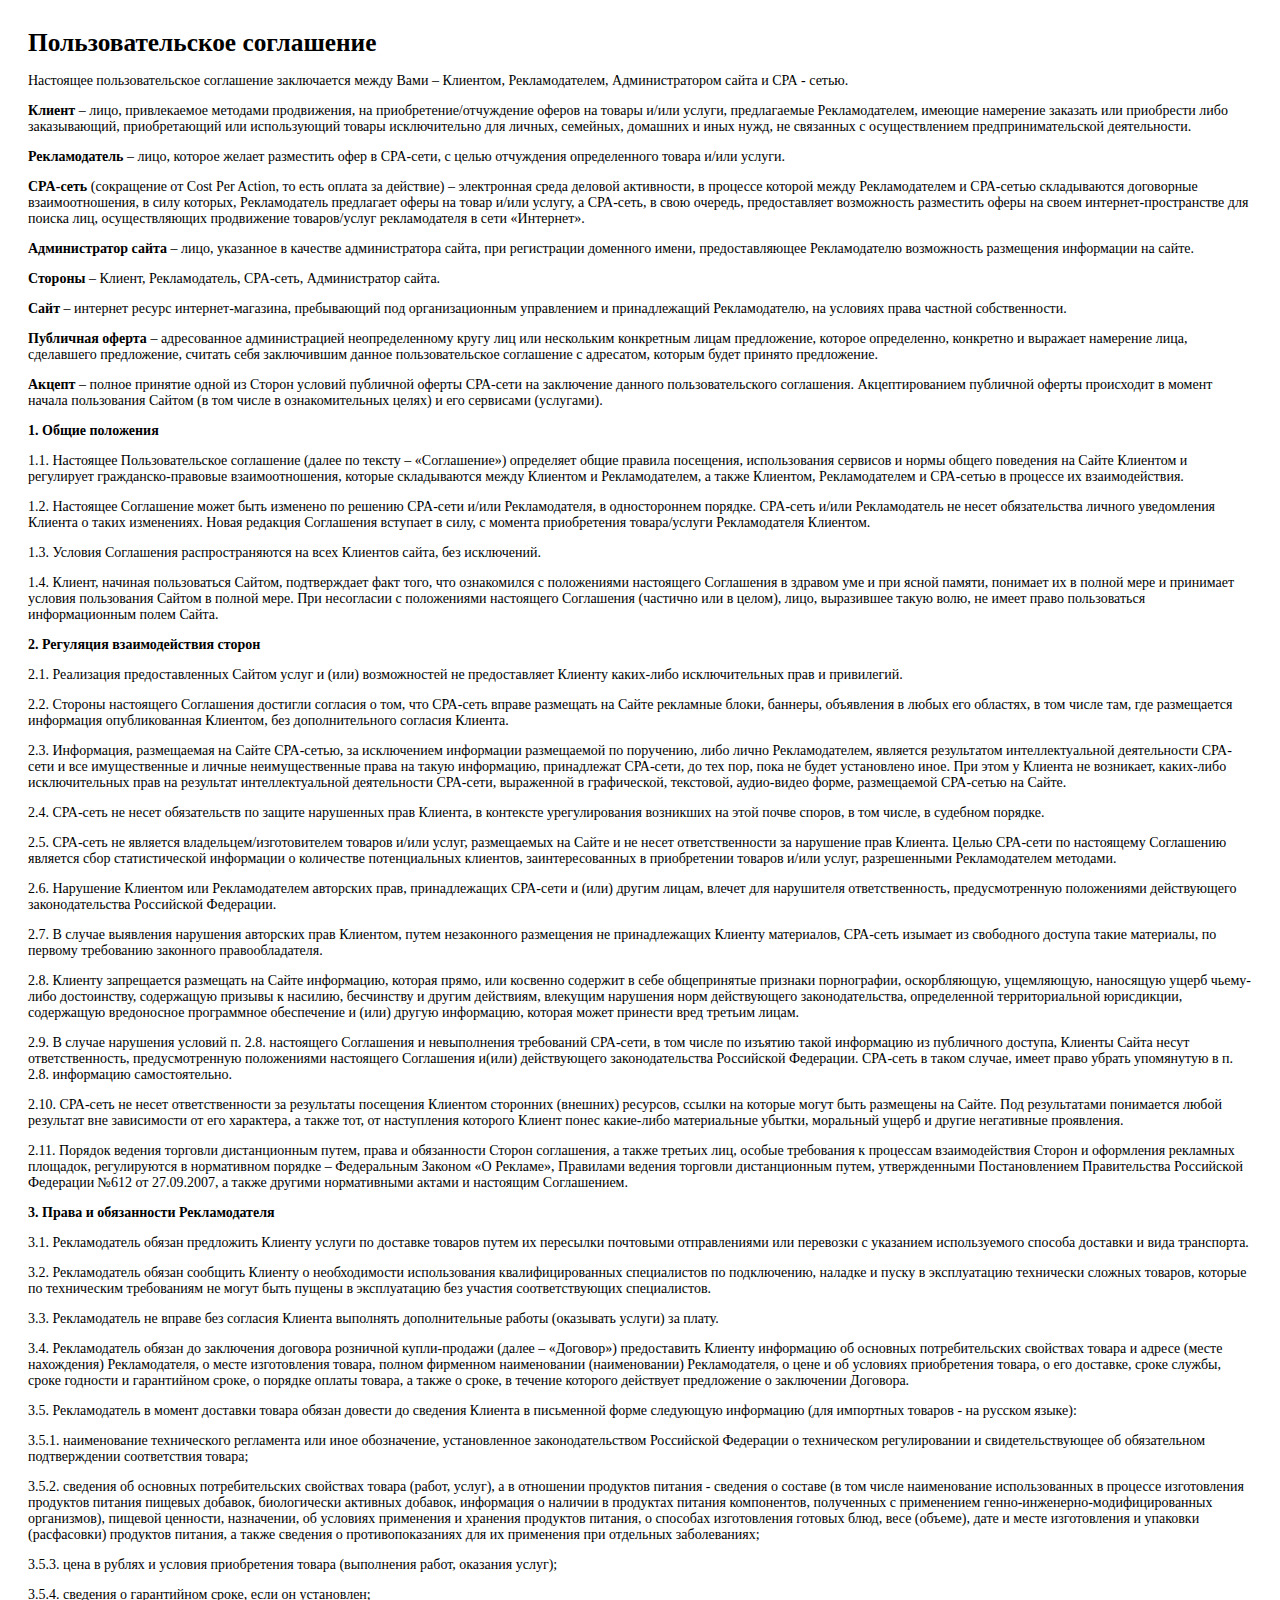
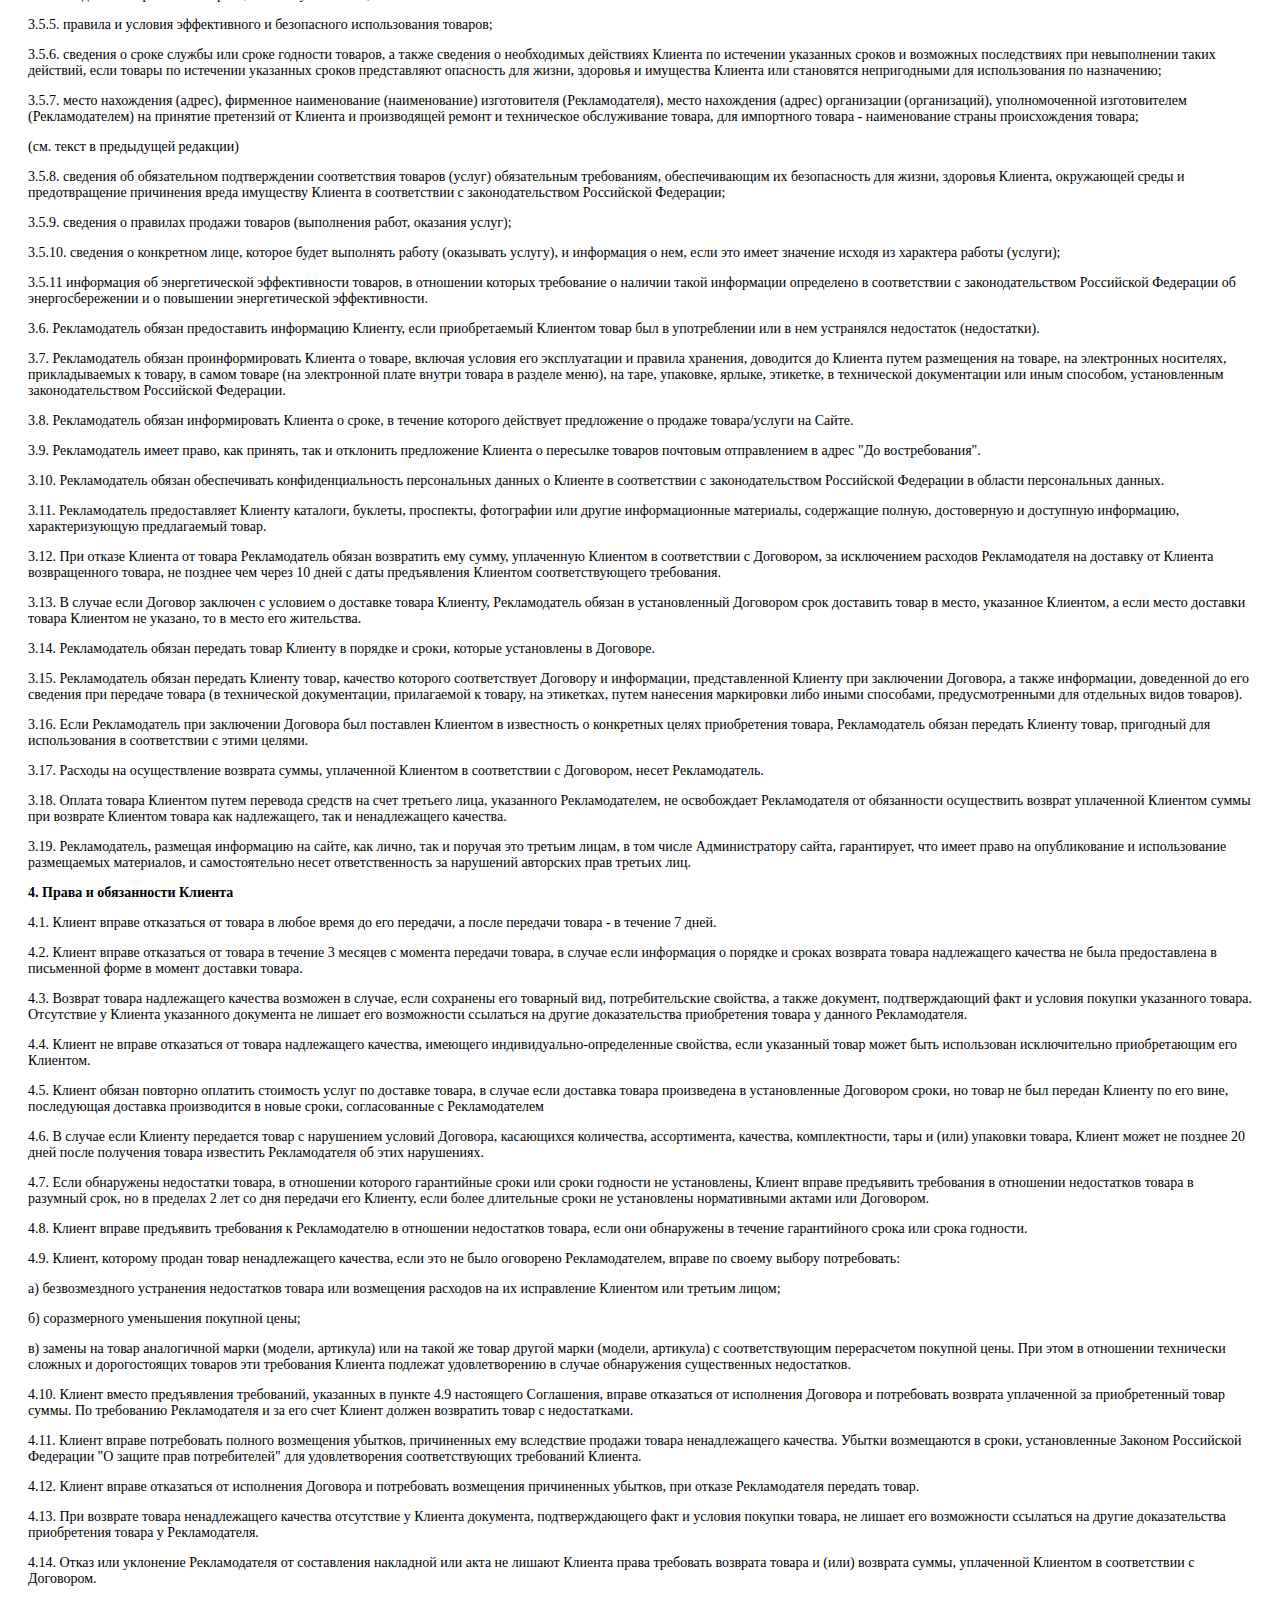
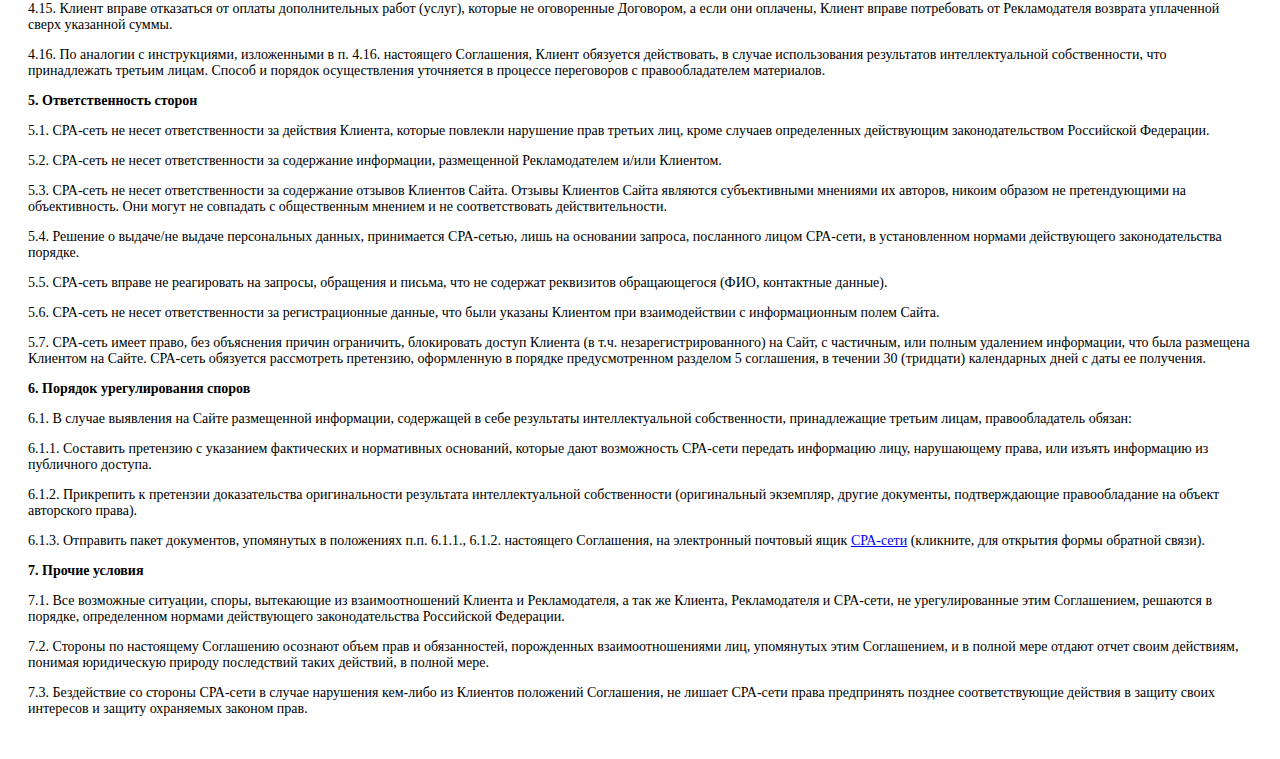
<file: fur_hats/agreement.html>
<html>

<head>
    <title>Пользовательское соглашение</title>
    <meta charset="UTF-8">
</head>

<body cz-shortcut-listen="true">
    <div style="padding: 20px; font-size: 14px;font-family: 'PT Sans';">
        <h1
            style="font-family: 'PT Sans'; padding: 0; margin: 0; margin-bottom: 16px; font-size:19pt; font-weight: bold;">
            Пользовательское соглашение</h1>
        <p>Настоящее пользовательское соглашение заключается между Вами – Клиентом, Рекламодателем, Администратором
            сайта и СРА - сетью. </p>
        <p><strong>Клиент</strong> – лицо, привлекаемое методами продвижения, на приобретение/отчуждение оферов на
            товары и/или услуги, предлагаемые Рекламодателем, имеющие намерение заказать или приобрести либо
            заказывающий, приобретающий или использующий товары исключительно для личных, семейных, домашних и иных
            нужд, не связанных с осуществлением предпринимательской деятельности. </p>
        <p><strong>Рекламодатель</strong> – лицо, которое желает разместить офер в CPA-сети, с целью отчуждения
            определенного товара и/или услуги. </p>
        <p><strong>CPA-сеть</strong> (сокращение от Cost Per Action, то есть оплата за действие) – электронная среда
            деловой активности, в процессе которой между Рекламодателем и СРА-сетью складываются договорные
            взаимоотношения, в силу которых, Рекламодатель предлагает оферы на товар и/или услугу, а СРА-сеть, в свою
            очередь, предоставляет возможность разместить оферы на своем интернет-пространстве для поиска лиц,
            осуществляющих продвижение товаров/услуг рекламодателя в сети «Интернет». </p>
        <p><strong>Администратор сайта</strong> – лицо, указанное в качестве администратора сайта, при регистрации
            доменного имени, предоставляющее Рекламодателю возможность размещения информации на сайте. </p>
        <p><strong>Стороны</strong> – Клиент, Рекламодатель, CPA-сеть, Администратор сайта. </p>
        <p><strong>Сайт</strong> – интернет ресурс интернет-магазина, пребывающий под организационным управлением и
            принадлежащий Рекламодателю, на условиях права частной собственности. </p>
        <p><strong>Публичная оферта</strong> – адресованное администрацией неопределенному кругу лиц или нескольким
            конкретным лицам предложение, которое определенно, конкретно и выражает намерение лица, сделавшего
            предложение, считать себя заключившим данное пользовательское соглашение с адресатом, которым будет принято
            предложение. </p>
        <p><strong>Акцепт</strong> – полное принятие одной из Сторон условий публичной оферты СРА-сети на заключение
            данного пользовательского соглашения. Акцептированием публичной оферты происходит в момент начала
            пользования Сайтом (в том числе в ознакомительных целях) и его сервисами (услугами). </p>
        <p><strong>1. Общие положения</strong> </p>
        <p>1.1. Настоящее Пользовательское соглашение (далее по тексту – «Соглашение») определяет общие правила
            посещения, использования сервисов и нормы общего поведения на Сайте Клиентом и регулирует
            гражданско-правовые взаимоотношения, которые складываются между Клиентом и Рекламодателем, а также Клиентом,
            Рекламодателем и СРА-сетью в процессе их взаимодействия. </p>
        <p>1.2. Настоящее Соглашение может быть изменено по решению CPA-сети и/или Рекламодателя, в одностороннем
            порядке. CPA-сеть и/или Рекламодатель не несет обязательства личного уведомления Клиента о таких изменениях.
            Новая редакция Соглашения вступает в силу, с момента приобретения товара/услуги Рекламодателя Клиентом. </p>
        <p>1.3. Условия Соглашения распространяются на всех Клиентов сайта, без исключений. </p>
        <p>1.4. Клиент, начиная пользоваться Сайтом, подтверждает факт того, что ознакомился с положениями настоящего
            Соглашения в здравом уме и при ясной памяти, понимает их в полной мере и принимает условия пользования
            Сайтом в полной мере. При несогласии с положениями настоящего Соглашения (частично или в целом), лицо,
            выразившее такую волю, не имеет право пользоваться информационным полем Сайта. </p>
        <p><strong>2. Регуляция взаимодействия сторон</strong> </p>
        <p>2.1. Реализация предоставленных Сайтом услуг и (или) возможностей не предоставляет Клиенту каких-либо
            исключительных прав и привилегий. </p>
        <p>2.2. Стороны настоящего Соглашения достигли согласия о том, что СРА-сеть вправе размещать на Сайте рекламные
            блоки, баннеры, объявления в любых его областях, в том числе там, где размещается информация опубликованная
            Клиентом, без дополнительного согласия Клиента. </p>
        <p>2.3. Информация, размещаемая на Сайте СРА-сетью, за исключением информации размещаемой по поручению, либо
            лично Рекламодателем, является результатом интеллектуальной деятельности СРА-сети и все имущественные и
            личные неимущественные права на такую информацию, принадлежат СРА-сети, до тех пор, пока не будет
            установлено иное. При этом у Клиента не возникает, каких-либо исключительных прав на результат
            интеллектуальной деятельности СРА-сети, выраженной в графической, текстовой, аудио-видео форме, размещаемой
            СРА-сетью на Сайте. </p>
        <p>2.4. СРА-сеть не несет обязательств по защите нарушенных прав Клиента, в контексте урегулирования возникших
            на этой почве споров, в том числе, в судебном порядке. </p>
        <p>2.5. СРА-сеть не является владельцем/изготовителем товаров и/или услуг, размещаемых на Сайте и не несет
            ответственности за нарушение прав Клиента. Целью СРА-сети по настоящему Соглашению является сбор
            статистической информации о количестве потенциальных клиентов, заинтересованных в приобретении товаров и/или
            услуг, разрешенными Рекламодателем методами. </p>
        <p>2.6. Нарушение Клиентом или Рекламодателем авторских прав, принадлежащих СРА-сети и (или) другим лицам,
            влечет для нарушителя ответственность, предусмотренную положениями действующего законодательства Российской
            Федерации. </p>
        <p>2.7. В случае выявления нарушения авторских прав Клиентом, путем незаконного размещения не принадлежащих
            Клиенту материалов, СРА-сеть изымает из свободного доступа такие материалы, по первому требованию законного
            правообладателя. </p>
        <p>2.8. Клиенту запрещается размещать на Сайте информацию, которая прямо, или косвенно содержит в себе
            общепринятые признаки порнографии, оскорбляющую, ущемляющую, наносящую ущерб чьему-либо достоинству,
            содержащую призывы к насилию, бесчинству и другим действиям, влекущим нарушения норм действующего
            законодательства, определенной территориальной юрисдикции, содержащую вредоносное программное обеспечение и
            (или) другую информацию, которая может принести вред третьим лицам. </p>
        <p>2.9. В случае нарушения условий п. 2.8. настоящего Соглашения и невыполнения требований СРА-сети, в том числе
            по изъятию такой информацию из публичного доступа, Клиенты Сайта несут ответственность, предусмотренную
            положениями настоящего Соглашения и(или) действующего законодательства Российской Федерации. СРА-сеть в
            таком случае, имеет право убрать упомянутую в п. 2.8. информацию самостоятельно. </p>
        <p>2.10. СРА-сеть не несет ответственности за результаты посещения Клиентом сторонних (внешних) ресурсов, ссылки
            на которые могут быть размещены на Сайте. Под результатами понимается любой результат вне зависимости от его
            характера, а также тот, от наступления которого Клиент понес какие-либо материальные убытки, моральный ущерб
            и другие негативные проявления. </p>
        <p>2.11. Порядок ведения торговли дистанционным путем, права и обязанности Сторон соглашения, а также третьих
            лиц, особые требования к процессам взаимодействия Сторон и оформления рекламных площадок, регулируются в
            нормативном порядке – Федеральным Законом «О Рекламе», Правилами ведения торговли дистанционным путем,
            утвержденными Постановлением Правительства Российской Федерации №612 от 27.09.2007, а также другими
            нормативными актами и настоящим Соглашением. </p>
        <p><strong>3. Права и обязанности Рекламодателя</strong> </p>
        <p>3.1. Рекламодатель обязан предложить Клиенту услуги по доставке товаров путем их пересылки почтовыми
            отправлениями или перевозки с указанием используемого способа доставки и вида транспорта. </p>
        <p>3.2. Рекламодатель обязан сообщить Клиенту о необходимости использования квалифицированных специалистов по
            подключению, наладке и пуску в эксплуатацию технически сложных товаров, которые по техническим требованиям
            не могут быть пущены в эксплуатацию без участия соответствующих специалистов. </p>
        <p>3.3. Рекламодатель не вправе без согласия Клиента выполнять дополнительные работы (оказывать услуги) за
            плату. </p>
        <p>3.4. Рекламодатель обязан до заключения договора розничной купли-продажи (далее – «Договор») предоставить
            Клиенту информацию об основных потребительских свойствах товара и адресе (месте нахождения) Рекламодателя, о
            месте изготовления товара, полном фирменном наименовании (наименовании) Рекламодателя, о цене и об условиях
            приобретения товара, о его доставке, сроке службы, сроке годности и гарантийном сроке, о порядке оплаты
            товара, а также о сроке, в течение которого действует предложение о заключении Договора. </p>
        <p>3.5. Рекламодатель в момент доставки товара обязан довести до сведения Клиента в письменной форме следующую
            информацию (для импортных товаров - на русском языке): </p>
        <p>3.5.1. наименование технического регламента или иное обозначение, установленное законодательством Российской
            Федерации о техническом регулировании и свидетельствующее об обязательном подтверждении соответствия товара;
        </p>
        <p>3.5.2. сведения об основных потребительских свойствах товара (работ, услуг), а в отношении продуктов питания
            - сведения о составе (в том числе наименование использованных в процессе изготовления продуктов питания
            пищевых добавок, биологически активных добавок, информация о наличии в продуктах питания компонентов,
            полученных с применением генно-инженерно-модифицированных организмов), пищевой ценности, назначении, об
            условиях применения и хранения продуктов питания, о способах изготовления готовых блюд, весе (объеме), дате
            и месте изготовления и упаковки (расфасовки) продуктов питания, а также сведения о противопоказаниях для их
            применения при отдельных заболеваниях; </p>
        <p>3.5.3. цена в рублях и условия приобретения товара (выполнения работ, оказания услуг); </p>
        <p>3.5.4. сведения о гарантийном сроке, если он установлен; </p>
        <p>3.5.5. правила и условия эффективного и безопасного использования товаров; </p>
        <p>3.5.6. сведения о сроке службы или сроке годности товаров, а также сведения о необходимых действиях Клиента
            по истечении указанных сроков и возможных последствиях при невыполнении таких действий, если товары по
            истечении указанных сроков представляют опасность для жизни, здоровья и имущества Клиента или становятся
            непригодными для использования по назначению; </p>
        <p>3.5.7. место нахождения (адрес), фирменное наименование (наименование) изготовителя (Рекламодателя), место
            нахождения (адрес) организации (организаций), уполномоченной изготовителем (Рекламодателем) на принятие
            претензий от Клиента и производящей ремонт и техническое обслуживание товара, для импортного товара -
            наименование страны происхождения товара; </p>
        <p>(см. текст в предыдущей редакции) </p>
        <p>3.5.8. сведения об обязательном подтверждении соответствия товаров (услуг) обязательным требованиям,
            обеспечивающим их безопасность для жизни, здоровья Клиента, окружающей среды и предотвращение причинения
            вреда имуществу Клиента в соответствии с законодательством Российской Федерации; </p>
        <p>3.5.9. сведения о правилах продажи товаров (выполнения работ, оказания услуг); </p>
        <p>3.5.10. сведения о конкретном лице, которое будет выполнять работу (оказывать услугу), и информация о нем,
            если это имеет значение исходя из характера работы (услуги); </p>
        <p>3.5.11 информация об энергетической эффективности товаров, в отношении которых требование о наличии такой
            информации определено в соответствии с законодательством Российской Федерации об энергосбережении и о
            повышении энергетической эффективности. </p>
        <p>3.6. Рекламодатель обязан предоставить информацию Клиенту, если приобретаемый Клиентом товар был в
            употреблении или в нем устранялся недостаток (недостатки). </p>
        <p>3.7. Рекламодатель обязан проинформировать Клиента о товаре, включая условия его эксплуатации и правила
            хранения, доводится до Клиента путем размещения на товаре, на электронных носителях, прикладываемых к
            товару, в самом товаре (на электронной плате внутри товара в разделе меню), на таре, упаковке, ярлыке,
            этикетке, в технической документации или иным способом, установленным законодательством Российской
            Федерации. </p>
        <p>3.8. Рекламодатель обязан информировать Клиента о сроке, в течение которого действует предложение о продаже
            товара/услуги на Сайте. </p>
        <p>3.9. Рекламодатель имеет право, как принять, так и отклонить предложение Клиента о пересылке товаров почтовым
            отправлением в адрес "До востребования". </p>
        <p>3.10. Рекламодатель обязан обеспечивать конфиденциальность персональных данных о Клиенте в соответствии с
            законодательством Российской Федерации в области персональных данных. </p>
        <p>3.11. Рекламодатель предоставляет Клиенту каталоги, буклеты, проспекты, фотографии или другие информационные
            материалы, содержащие полную, достоверную и доступную информацию, характеризующую предлагаемый товар. </p>
        <p>3.12. При отказе Клиента от товара Рекламодатель обязан возвратить ему сумму, уплаченную Клиентом в
            соответствии с Договором, за исключением расходов Рекламодателя на доставку от Клиента возвращенного товара,
            не позднее чем через 10 дней с даты предъявления Клиентом соответствующего требования. </p>
        <p>3.13. В случае если Договор заключен с условием о доставке товара Клиенту, Рекламодатель обязан в
            установленный Договором срок доставить товар в место, указанное Клиентом, а если место доставки товара
            Клиентом не указано, то в место его жительства. </p>
        <p>3.14. Рекламодатель обязан передать товар Клиенту в порядке и сроки, которые установлены в Договоре. </p>
        <p>3.15. Рекламодатель обязан передать Клиенту товар, качество которого соответствует Договору и информации,
            представленной Клиенту при заключении Договора, а также информации, доведенной до его сведения при передаче
            товара (в технической документации, прилагаемой к товару, на этикетках, путем нанесения маркировки либо
            иными способами, предусмотренными для отдельных видов товаров). </p>
        <p>3.16. Если Рекламодатель при заключении Договора был поставлен Клиентом в известность о конкретных целях
            приобретения товара, Рекламодатель обязан передать Клиенту товар, пригодный для использования в соответствии
            с этими целями. </p>
        <p>3.17. Расходы на осуществление возврата суммы, уплаченной Клиентом в соответствии с Договором, несет
            Рекламодатель. </p>
        <p>3.18. Оплата товара Клиентом путем перевода средств на счет третьего лица, указанного Рекламодателем, не
            освобождает Рекламодателя от обязанности осуществить возврат уплаченной Клиентом суммы при возврате Клиентом
            товара как надлежащего, так и ненадлежащего качества. </p>
        <p>3.19. Рекламодатель, размещая информацию на сайте, как лично, так и поручая это третьим лицам, в том числе
            Администратору сайта, гарантирует, что имеет право на опубликование и использование размещаемых материалов,
            и самостоятельно несет ответственность за нарушений авторских прав третьих лиц. </p>
        <p><strong>4. Права и обязанности Клиента</strong> </p>
        <p>4.1. Клиент вправе отказаться от товара в любое время до его передачи, а после передачи товара - в течение 7
            дней. </p>
        <p>4.2. Клиент вправе отказаться от товара в течение 3 месяцев с момента передачи товара, в случае если
            информация о порядке и сроках возврата товара надлежащего качества не была предоставлена в письменной форме
            в момент доставки товара. </p>
        <p>4.3. Возврат товара надлежащего качества возможен в случае, если сохранены его товарный вид, потребительские
            свойства, а также документ, подтверждающий факт и условия покупки указанного товара. Отсутствие у Клиента
            указанного документа не лишает его возможности ссылаться на другие доказательства приобретения товара у
            данного Рекламодателя. </p>
        <p>4.4. Клиент не вправе отказаться от товара надлежащего качества, имеющего индивидуально-определенные
            свойства, если указанный товар может быть использован исключительно приобретающим его Клиентом. </p>
        <p>4.5. Клиент обязан повторно оплатить стоимость услуг по доставке товара, в случае если доставка товара
            произведена в установленные Договором сроки, но товар не был передан Клиенту по его вине, последующая
            доставка производится в новые сроки, согласованные с Рекламодателем </p>
        <p>4.6. В случае если Клиенту передается товар с нарушением условий Договора, касающихся количества,
            ассортимента, качества, комплектности, тары и (или) упаковки товара, Клиент может не позднее 20 дней после
            получения товара известить Рекламодателя об этих нарушениях. </p>
        <p>4.7. Если обнаружены недостатки товара, в отношении которого гарантийные сроки или сроки годности не
            установлены, Клиент вправе предъявить требования в отношении недостатков товара в разумный срок, но в
            пределах 2 лет со дня передачи его Клиенту, если более длительные сроки не установлены нормативными актами
            или Договором. </p>
        <p>4.8. Клиент вправе предъявить требования к Рекламодателю в отношении недостатков товара, если они обнаружены
            в течение гарантийного срока или срока годности. </p>
        <p>4.9. Клиент, которому продан товар ненадлежащего качества, если это не было оговорено Рекламодателем, вправе
            по своему выбору потребовать: </p>
        <p>а) безвозмездного устранения недостатков товара или возмещения расходов на их исправление Клиентом или
            третьим лицом; </p>
        <p>б) соразмерного уменьшения покупной цены; </p>
        <p>в) замены на товар аналогичной марки (модели, артикула) или на такой же товар другой марки (модели, артикула)
            с соответствующим перерасчетом покупной цены. При этом в отношении технически сложных и дорогостоящих
            товаров эти требования Клиента подлежат удовлетворению в случае обнаружения существенных недостатков. </p>
        <p>4.10. Клиент вместо предъявления требований, указанных в пункте 4.9 настоящего Соглашения, вправе отказаться
            от исполнения Договора и потребовать возврата уплаченной за приобретенный товар суммы. По требованию
            Рекламодателя и за его счет Клиент должен возвратить товар с недостатками. </p>
        <p>4.11. Клиент вправе потребовать полного возмещения убытков, причиненных ему вследствие продажи товара
            ненадлежащего качества. Убытки возмещаются в сроки, установленные Законом Российской Федерации "О защите
            прав потребителей" для удовлетворения соответствующих требований Клиента. </p>
        <p>4.12. Клиент вправе отказаться от исполнения Договора и потребовать возмещения причиненных убытков, при
            отказе Рекламодателя передать товар. </p>
        <p>4.13. При возврате товара ненадлежащего качества отсутствие у Клиента документа, подтверждающего факт и
            условия покупки товара, не лишает его возможности ссылаться на другие доказательства приобретения товара у
            Рекламодателя. </p>
        <p>4.14. Отказ или уклонение Рекламодателя от составления накладной или акта не лишают Клиента права требовать
            возврата товара и (или) возврата суммы, уплаченной Клиентом в соответствии с Договором. </p>
        <p>4.15. Клиент вправе отказаться от оплаты дополнительных работ (услуг), которые не оговоренные Договором, а
            если они оплачены, Клиент вправе потребовать от Рекламодателя возврата уплаченной сверх указанной суммы.
        </p>
        <p>4.16. По аналогии с инструкциями, изложенными в п. 4.16. настоящего Соглашения, Клиент обязуется действовать,
            в случае использования результатов интеллектуальной собственности, что принадлежать третьим лицам. Способ и
            порядок осуществления уточняется в процессе переговоров с правообладателем материалов. </p>
        <p><strong>5. Ответственность сторон</strong> </p>
        <p>5.1. СРА-сеть не несет ответственности за действия Клиента, которые повлекли нарушение прав третьих лиц,
            кроме случаев определенных действующим законодательством Российской Федерации. </p>
        <p>5.2. СРА-сеть не несет ответственности за содержание информации, размещенной Рекламодателем и/или Клиентом.
        </p>
        <p>5.3. СРА-сеть не несет ответственности за содержание отзывов Клиентов Сайта. Отзывы Клиентов Сайта являются
            субъективными мнениями их авторов, никоим образом не претендующими на объективность. Они могут не совпадать
            с общественным мнением и не соответствовать действительности. </p>
        <p>5.4. Решение о выдаче/не выдаче персональных данных, принимается СРА-сетью, лишь на основании запроса,
            посланного лицом СРА-сети, в установленном нормами действующего законодательства порядке. </p>
        <p>5.5. СРА-сеть вправе не реагировать на запросы, обращения и письма, что не содержат реквизитов обращающегося
            (ФИО, контактные данные). </p>
        <p>5.6. СРА-сеть не несет ответственности за регистрационные данные, что были указаны Клиентом при
            взаимодействии с информационным полем Сайта. </p>
        <p>5.7. СРА-сеть имеет право, без объяснения причин ограничить, блокировать доступ Клиента (в т.ч.
            незарегистрированного) на Сайт, с частичным, или полным удалением информации, что была размещена Клиентом на
            Сайте. СРА-сеть обязуется рассмотреть претензию, оформленную в порядке предусмотренном разделом 5
            соглашения, в течении 30 (тридцати) календарных дней с даты ее получения. </p>
        <p><strong>6. Порядок урегулирования споров</strong> </p>
        <p>6.1. В случае выявления на Сайте размещенной информации, содержащей в себе результаты интеллектуальной
            собственности, принадлежащие третьим лицам, правообладатель обязан: </p>
        <p>6.1.1. Составить претензию с указанием фактических и нормативных оснований, которые дают возможность СРА-сети
            передать информацию лицу, нарушающему права, или изъять информацию из публичного доступа. </p>
        <p>6.1.2. Прикрепить к претензии доказательства оригинальности результата интеллектуальной собственности
            (оригинальный экземпляр, другие документы, подтверждающие правообладание на объект авторского права). </p>
        <p>6.1.3. Отправить пакет документов, упомянутых в положениях п.п. 6.1.1., 6.1.2. настоящего Соглашения, на
            электронный почтовый ящик <a href="mailto:leadtradecpa@gmail.com">СРА-сети</a> (кликните, для открытия формы
            обратной связи). </p>
        <p><strong>7. Прочие условия</strong> </p>
        <p>7.1. Все возможные ситуации, споры, вытекающие из взаимоотношений Клиента и Рекламодателя, а так же Клиента,
            Рекламодателя и СРА-сети, не урегулированные этим Соглашением, решаются в порядке, определенном нормами
            действующего законодательства Российской Федерации. </p>
        <p>7.2. Стороны по настоящему Соглашению осознают объем прав и обязанностей, порожденных взаимоотношениями лиц,
            упомянутых этим Соглашением, и в полной мере отдают отчет своим действиям, понимая юридическую природу
            последствий таких действий, в полной мере. </p>
        <p>7.3. Бездействие со стороны СРА-сети в случае нарушения кем-либо из Клиентов положений Соглашения, не лишает
            СРА-сети права предпринять позднее соответствующие действия в защиту своих интересов и защиту охраняемых
            законом прав. </p>


    </div>
</body>

</html>
</file>
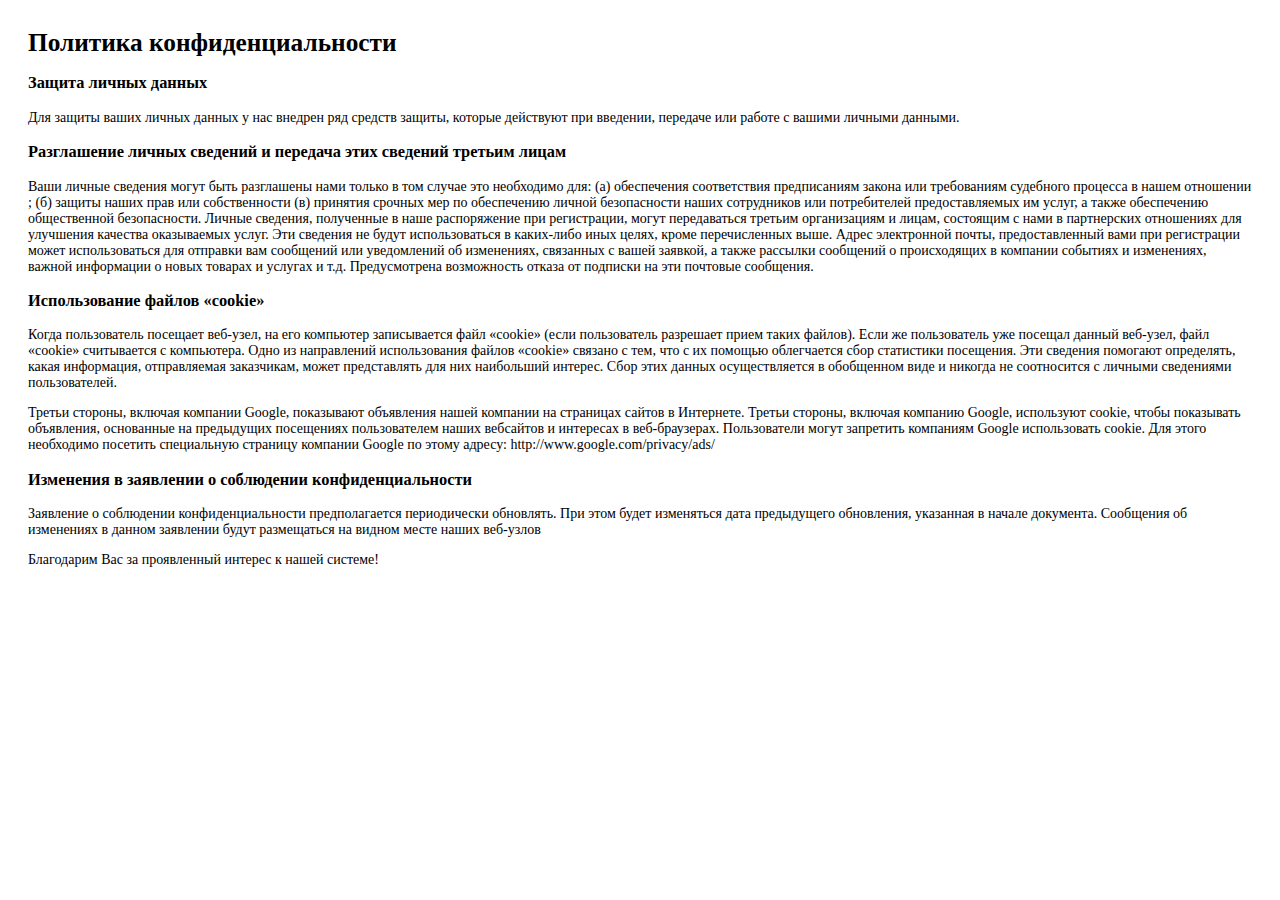
<file: fur_hats/politic.html>
<html>

<head>
  <title>Политика конфиденциальности</title>
  <meta charset="UTF-8">
</head>

<body cz-shortcut-listen="true">
  <div style="padding: 20px; font-size: 14px;font-family: 'PT Sans';">
    <h1 style="font-family: 'PT Sans'; padding: 0; margin: 0; margin-bottom: 16px; font-size:19pt; font-weight: bold;">
      Политика конфиденциальности</h1>
    <h3>Защита личных данных</h3>
    <p>Для защиты ваших личных данных у нас внедрен ряд средств защиты, которые действуют при введении, передаче или
      работе с вашими личными данными.</p>
    <h3>Разглашение личных сведений и передача этих сведений третьим лицам</h3>
    <p>Ваши личные сведения могут быть разглашены нами только в том случае это необходимо для: (а) обеспечения
      соответствия предписаниям закона или требованиям судебного процесса в нашем отношении ; (б) защиты наших прав или
      собственности (в) принятия срочных мер по обеспечению личной безопасности наших сотрудников или потребителей
      предоставляемых им услуг, а также обеспечению общественной безопасности. Личные сведения, полученные в наше
      распоряжение при регистрации, могут передаваться третьим организациям и лицам, состоящим с нами в партнерских
      отношениях для улучшения качества оказываемых услуг. Эти сведения не будут использоваться в каких-либо иных целях,
      кроме перечисленных выше. Адрес электронной почты, предоставленный вами при регистрации может использоваться для
      отправки вам сообщений или уведомлений об изменениях, связанных с вашей заявкой, а также рассылки сообщений о
      происходящих в компании событиях и изменениях, важной информации о новых товарах и услугах и т.д. Предусмотрена
      возможность отказа от подписки на эти почтовые сообщения.</p>
    <h3>Использование файлов «cookie»</h3>
    <p>Когда пользователь посещает веб-узел, на его компьютер записывается файл «cookie» (если пользователь разрешает
      прием таких файлов). Если же пользователь уже посещал данный веб-узел, файл «cookie» считывается с компьютера.
      Одно из направлений использования файлов «cookie» связано с тем, что с их помощью облегчается сбор статистики
      посещения. Эти сведения помогают определять, какая информация, отправляемая заказчикам, может представлять для них
      наибольший интерес. Сбор этих данных осуществляется в обобщенном виде и никогда не соотносится с личными
      сведениями пользователей.</p>
    <p>Третьи стороны, включая компании Google, показывают объявления нашей компании на страницах сайтов в Интернете.
      Третьи стороны, включая компанию Google, используют cookie, чтобы показывать объявления, основанные на предыдущих
      посещениях пользователем наших вебсайтов и интересах в веб-браузерах. Пользователи могут запретить компаниям
      Google использовать cookie. Для этого необходимо посетить специальную страницу компании Google по этому адресу:
      http://www.google.com/privacy/ads/</p>
    <h3>Изменения в заявлении о соблюдении конфиденциальности</h3>
    <p>Заявление о соблюдении конфиденциальности предполагается периодически обновлять. При этом будет изменяться дата
      предыдущего обновления, указанная в начале документа. Сообщения об изменениях в данном заявлении будут размещаться
      на видном месте наших веб-узлов</p>
    <p>Благодарим Вас за проявленный интерес к нашей системе!</p>

  </div>
</body>

</html>
</file>
<file: fur_hats/files/Montserrat.css>
@font-face {
    font-family: 'Montserrat';
    src: url('https://women-designer-dresses-summer-autumn2020.bestseller-2020.ru/files/fonts/subsetMontserrat Light.woff2') format('woff2'),
        url('https://women-designer-dresses-summer-autumn2020.bestseller-2020.ru/files/fonts/subsetMontserrat Light.woff') format('woff'),
        url('https://women-designer-dresses-summer-autumn2020.bestseller-2020.ru/files/fonts/subsetMontserrat Light.ttf') format('truetype');
    font-weight: 300;
    font-style: normal;
}

@font-face {
    font-family: 'Montserrat';
    src: url('fonts/subsetMontserrat Regular.woff2') format('woff2'),
        url('https://women-designer-dresses-summer-autumn2020.bestseller-2020.ru/files/fonts/subsetMontserrat Regular.woff') format('woff'),
        url('https://women-designer-dresses-summer-autumn2020.bestseller-2020.ru/files/fonts/subsetMontserrat Regular.ttf') format('truetype');
    font-weight: 400;
    font-style: normal;
}

@font-face {
    font-family: 'Montserrat';
    src: url('https://women-designer-dresses-summer-autumn2020.bestseller-2020.ru/files/fonts/subsetMontserrat Italic.woff2') format('woff2'),
        url('https://women-designer-dresses-summer-autumn2020.bestseller-2020.ru/files/fonts/subsetMontserrat Italic.woff') format('woff'),
        url('https://women-designer-dresses-summer-autumn2020.bestseller-2020.ru/files/fonts/subsetMontserrat Italic.ttf') format('truetype');
    font-weight: 400;
    font-style: italic;
}

@font-face {
    font-family: 'Montserrat';
    src: url('https://women-designer-dresses-summer-autumn2020.bestseller-2020.ru/files/fonts/subsetMontserrat Medium.woff2') format('woff2'),
        url('https://women-designer-dresses-summer-autumn2020.bestseller-2020.ru/files/fonts/subsetMontserrat Medium.woff') format('woff'),
        url('https://women-designer-dresses-summer-autumn2020.bestseller-2020.ru/files/fonts/subsetMontserrat Medium.ttf') format('truetype');
    font-weight: 500;
    font-style: normal;
}

@font-face {
    font-family: 'Montserrat';
    src: url('fonts/subsetMontserrat Bold.woff2') format('woff2'),
        url('https://women-designer-dresses-summer-autumn2020.bestseller-2020.ru/files/fonts/subsetMontserrat Bold.woff') format('woff'),
        url('https://women-designer-dresses-summer-autumn2020.bestseller-2020.ru/files/fonts/subsetMontserrat Bold.ttf') format('truetype');
    font-weight: 700;
    font-style: normal;
}

@font-face {
    font-family: 'Montserrat';
    src: url('https://women-designer-dresses-summer-autumn2020.bestseller-2020.ru/files/fonts/subsetMontserrat Black.woff2') format('woff2'),
        url('https://women-designer-dresses-summer-autumn2020.bestseller-2020.ru/files/fonts/subsetMontserrat Black.woff') format('woff'),
        url('https://women-designer-dresses-summer-autumn2020.bestseller-2020.ru/files/fonts/subsetMontserrat Black.ttf') format('truetype');
    font-weight: 900;
    font-style: normal;
}
</file>
<file: fur_hats/files/style.css>
/*block1*/
/* after_qbici */
.block1 {
    height: 764px;
    background: url(img/bg1.jpg) no-repeat center top;
    padding: 84px 0 0;
}

.block1.end {
    height: 670px;
    background-image: url(img/bg1.jpg);
    background-size: cover;
}

.block1 p.subtitle {
    display: inline-block;
    vertical-align: top;
    padding: 5px 10px;
    -webkit-border-radius: 5px;
    -moz-border-radius: 5px;
    border-radius: 5px;
    background-color: #fddb3d;
    font-weight: 700;
    font-size: 30px;
    line-height: 1.125;
    text-shadow: 0 1px 0 rgba(255, 255, 255, 0.5);
    text-transform: uppercase;
}

.block1 h1.main_title {
    margin: 5px 0 30px;

    font-weight: 700;
    font-size: 30px;
    line-height: 1.25;
    color: #fff;
    text-transform: none;
    padding: 0 9px;
    width: 272px;
    -webkit-border-radius: 5px;
    -moz-border-radius: 5px;
    border-radius: 5px;
    background-color: red;
}

.block1.end h3.main_title {
    margin: 15px 0 20px;
    font-weight: 700;
    font-size: 46px;
    line-height: 54px;
    color: #fff;
    text-transform: none;
    padding: 0 9px;
    width: 406px;
    -webkit-border-radius: 5px;
    -moz-border-radius: 5px;
    border-radius: 5px;
    background-color: red;
}

.block1.end h3.main_title span {
    display: block;
    max-width: 425px;
    font-size: 23px;
    line-height: normal;
}

.topplus {
    width: 365px;
    font-size: 0;
    margin-bottom: 45px;
    border-radius: 12px;
    padding: 10px;
    background-color: #f2f4f5;
}

.main_img {
    position: absolute;
    top: 10px;
    right: 0;
    width: 540px;
}

.block1.end .topplus {
    display: none;
}

.topplus li {
    margin: 0 0 10px;
    padding: 0 0 0 32px;
    font-size: 14px;
    line-height: 24px;
    background-color: #fff;
}

.topplus li:nth-child(1) {
    background: url(img/offer__icon1.png) left center no-repeat;
}

.topplus li:nth-child(2) {
    background: url(img/offer__icon2.png) left center no-repeat;
}

.topplus li:nth-child(3) {
    margin: 0;
    background: url(img/offer__icon3.png) 1px center no-repeat;
}

.stock {
    width: 300px;
    text-align: center;
    font-size: 15px;
    color: #fff;
    padding-top: 22px;
}

.stock span {
    display: inline-block;
    margin-left: 5px;
    color: #333;
    font-weight: 700;
    background: #fff;
    padding: 1px 5px;
    -webkit-border-radius: 3px;
    -moz-border-radius: 3px;
    border-radius: 3px;
}

.block1.end .stock {
    color: #333;
}

.block1.end .stock span {
    color: #fff;
    background: #dc89eb;
}

.sale {
    width: 110px;
    height: 110px;
    -webkit-border-radius: 50%;
    -moz-border-radius: 50%;
    border-radius: 50%;
    text-align: center;
    color: #fff;
    text-transform: uppercase;
    font-weight: 700;
    font-size: 14px;
    line-height: 20px;
    border: 5px solid #fff;
    background: rgba(247, 174, 142, 0.8);
    padding-top: 12px;
    position: absolute;
    top: 105px;
    left: 510px;
    z-index: 1;
}

.block1.end .sale {
    top: 200px;
    left: 510px;
}

.sale p {
    font-size: 34px;
    line-height: 34px;
}

/*block2*/
/* endzeit_____ */
.block2 {
    padding: 0;
}

.block2 .about_block {
    padding: 195px 0 130px;
    background: #222;
    color: #fff;
}

.block2 .container .images_block {
    float: left;
    width: 460px;
    height: 603px;
    margin: 0 40px 0 0;
    background: #fff;
    position: relative;
}

.block2 .container .images_block img {
    display: block;
    float: left;
    width: 100%;
}

.block2 .container .images_block img:nth-child(1) {
    margin: 0 2px 2px 0;
}

.block2 .container .images_block img:nth-child(2) {
    margin: 0 0 2px;
}

.block2 .container .images_block img:nth-child(3) {
    position: absolute;
    bottom: 0;
    left: 0;
}

.block2 .container > .content {
    padding: 50px 0 0;
    overflow: hidden;
}

.block2 .container > .content:before {
    display: block;
    content: "";
    margin: 0 0 11px;
    width: 80px;
    height: 6px;
    -webkit-border-radius: 3px;
    -moz-border-radius: 3px;
    border-radius: 3px;
    background: #fddb3d;
}

.block2 .container p {
    padding: 11px 0;
}

.block2 .container p:last-child {
    font-weight: 700;
}

.preim {
    margin-top: -80px;
    background: #fff url(img/ph9.png) no-repeat right top;
    color: #222;
    padding: 30px 0 0;
    -webkit-box-shadow: 0 0 30px 0 rgba(0, 0, 0, 0.08);
    -moz-box-shadow: 0 0 30px 0 rgba(0, 0, 0, 0.08);
    box-shadow: 0 0 30px 0 rgba(0, 0, 0, 0.08);
}

.preim ul {
    font-size: 0;
    text-align: center;
    width: 620px;
}

.preim ul li {
    font-size: 16px;
    display: inline-block;
    vertical-align: top;
    width: 50%;
}

.preim ul li p {
    font-size: 15px;
    padding: 1px 20px 30px;
    line-height: 22px;
}

.preim ul li:before {
    content: "";
    display: block;
    width: 100px;
    height: 100px;
    background: #fafafa center no-repeat;
    border: 1px solid #e9e9e9;
    -webkit-border-radius: 50%;
    -moz-border-radius: 50%;
    border-radius: 50%;
    margin: 0 auto 10px;
    background-size: contain;
}

.p0 {
    padding: 0;
}

.preim ul li:nth-child(1):before {
    background-image: url(img/ph5.png);
}

.preim ul li:nth-child(2):before {
    background-image: url(img/ph6.png);
}

.preim ul li:nth-child(3):before {
    background-image: url(img/ph7.png);
}

.preim ul li:nth-child(4):before {
    background-image: url(img/ph8.png);
}

/* gallery */

.gallery_section {
    margin: -145px auto;
    padding: 0;
}

.gallery_section img {
    display: block;
    float: left;
    margin: 0 35px 0 0;
    width: 290px;
    border: 3px solid #fff;
}

.gallery_section img:last-child {
    margin: 0;
}

/* characteristics */

.characteristics_section .images_block {
    margin: 0 0 35px;
}

.characteristics_section .images_block .item {
    display: block;
    float: left;
    margin: 0 20px 40px 0;
    width: 293px;
    text-align: center;
    -webkit-box-shadow: 0 5px 10px 0 rgba(0, 0, 0, 0.2), 0 0 0 0 rgba(0, 0, 0, 0.12);
    box-shadow: 0 5px 10px 0 rgba(0, 0, 0, 0.2), 0 0 0 0 rgba(0, 0, 0, 0.12);
    padding: 7px 7px 15px;
}

.characteristics_section .images_block .item img {
    width: 279px;
    height: 279px;
}

.characteristics_section .images_block .item:hover {
    box-shadow: none;
}

.characteristics_section {
    margin-top: 30px;
}

.tit {
    font-size: 18px;
    font-weight: 600;
    margin-bottom: 23px;
}

.item .button-m {
    width: 100%;
    float: none;
    height: 59px;
    line-height: 59px;
}

.item .price {
    background: none;
    width: 100%;
    margin: 15px 0;
    float: none;
    color: black;
    font-size: 19px;
    text-align: center;
}

.item .button-m {
    font-size: 17px;
}

.old-price {
    text-decoration: line-through;
    opacity: 0.8;
}

.new-price {
    font-size: 23px;
    margin-left: 8px;
}

.characteristics_section ul {
    margin: 0 0 35px;
    font-size: 0;
    line-height: 0;
    letter-spacing: -1px;
    text-align: center;
}

.characteristics_section ul li {
    display: inline-block;
    vertical-align: top;
    padding: 0 15px;
    width: 20%;
    font-size: 15px;
    line-height: 22px;
    letter-spacing: normal;
}

.characteristics_section ul li:nth-child(3) {
    padding: 0;
}

.characteristics_section ul li b {
    display: block;
}

.characteristics_section ul li b:after {
    display: block;
    content: "";
    margin: 5px auto;
    width: 30px;
    height: 1px;
    background-color: #dc89eb;
}

.characteristics_section ul li span {
    white-space: nowrap;
}

.characteristics_section .button-m {
    float: left;
}

/*block3*/
/* michael-k90 */
.gallery img {
    display: block;
    margin: 0 auto;
}

/*block4*/
/* bizlife_inc */
.block4 {
    background: url(https://women-designer-dresses-summer-autumn2020.bestseller-2020.ru/img/b3.jpg) no-repeat center top;
    height: 694px;
    padding: 100px 0 0;
    overflow: hidden;
}

.block4 h2 {
    color: #c7a252;
    font-size: 32px;
    margin-bottom: 12px;
}

.charbox {
    position: relative;
}

.char {
    font-size: 15px;
    margin-bottom: 25px;
}

.char li {
    margin-bottom: 5px;
}

.charleft {
    background: #fff;
    width: 481px;
    padding: 36px 0 46px 40px;
}

.charimg {
    display: block;
    position: absolute;
    top: -54px;
    right: 0;
}

/*block5*/
/* owmen17 */
.block5 {
    background: #fafafa;
    padding-bottom: 10px;
}

.block5 h2 {
    margin-bottom: 0;
}

.rev {
    background: #fff;
    width: 290px;
    -webkit-border-radius: 5px;
    -moz-border-radius: 5px;
    border-radius: 5px;
    overflow: hidden;
    -webkit-box-shadow: 0 0 30px 0 rgba(0, 0, 0, 0.08);
    -moz-box-shadow: 0 0 30px 0 rgba(0, 0, 0, 0.08);
    box-shadow: 0 0 30px 0 rgba(0, 0, 0, 0.08);
    margin: 30px auto;
}

.rev > p {
    padding: 20px;
    font-size: 15px;
    line-height: 22px;
    text-align: center;
}

.rev > p:after {
    content: "";
    display: block;
    background: url(img/reviews__quote_icon.png) no-repeat center top;
    height: 25px;
    margin: 15px 0 0;
}

.rev .person {
    padding: 0 20px 20px;
}

.rev .person img {
    display: block;
    float: left;
    -webkit-border-radius: 50%;
    -moz-border-radius: 50%;
    border-radius: 50%;
    margin: 0 12px 0 0;
}

.rev .person h3 {
    font-size: 16px;
    text-transform: none;
    overflow: hidden;
    padding-top: 4px;
}

.rev .person span {
    font-size: 15px;
    overflow: hidden;
    line-height: 22px;
}

.block56 {
    background: #f2f4f5;
    padding: 60px 0;
}

.bigtable {
    font-size: 14px;
    text-align: center;
}

.bigtable tr {
    border-bottom: 1px solid #f2f4f5;
}

.bigtable tr:first-child td {
    font-weight: 700;
}

.bigtable tr td {
    background: #fff;
    padding: 14px 0;
    width: 42px;
    line-height: 18px;
}

.bigtable tr td:nth-child(even) {
    background: #e3e4e6;
}

/*block6*/
/* after_qbici */
.block6 {
    background: #e5a488 url(https://women-designer-dresses-summer-autumn2020.bestseller-2020.ru/img/bg1.jpg) no-repeat
        center top;
    height: 473px;
    color: #fff;
    padding: 40px 0 0;
}

.block6 h2 {
    text-align: left;
    margin-bottom: 20px;
}

.ship {
    width: 390px;
}

.ship li {
    padding: 20px 0 0;
}

.ship li:before {
    content: "";
    display: block;
    width: 75px;
    height: 75px;
    background: url(img/order_info__info1_icon.png) 0 0 no-repeat;
    float: left;
    margin: 0 20px 0 0;
}

.ship li:not(:last-child) p {
    border-bottom: 1px solid rgba(255, 255, 255, 0.2);
}

.ship p {
    font-size: 15px;
    line-height: 22px;
    overflow: hidden;
    padding: 3px 0 23px 0;
}

.ship li:nth-child(2) p {
    padding: 3px 70px 23px 0;
}

.ship li:nth-child(3) p {
    padding: 3px 31px 23px 0;
}

.ship li:nth-child(2):before {
    background-image: url(img/order_info__info2_icon.png);
}

.ship li:nth-child(3):before {
    background-image: url(img/order_info__info3_icon.png);
}

/*block7*/
/* endzeit_____ */
.formbox {
    background: #fff;
    -webkit-border-radius: 5px;
    -moz-border-radius: 5px;
    border-radius: 5px;
    width: 360px;
    -webkit-box-shadow: 0 0 30px 0 rgba(0, 0, 0, 0.08);
    -moz-box-shadow: 0 0 30px 0 rgba(0, 0, 0, 0.08);
    box-shadow: 0 0 30px 0 rgba(0, 0, 0, 0.08);
    padding: 27px 0 23px;
    z-index: 3;
    position: relative;
}

.formbox .price {
    margin: 0 auto;
}

.formbox .stock {
    width: 100%;
}

.action {
    text-align: center;
    padding: 14px 0;
}

/*block8*/
/* michael-k90 */

/*block9*/
/* bizlife_inc */

.charimg2 {
    display: none;
}

/*block10*/
/* owmen17 */

/* gift */

.gift_section {
    padding-top: 0;
    background: #fafafa;
}

.gift_section .title_block {
    float: left;
    width: 350px;
    font-weight: 700;
    text-transform: uppercase;
    position: relative;
    z-index: 10;
}

.gift_section .title_block p:nth-child(1) {
    margin: 0 0 15px;
    padding: 10px 0;
    -webkit-border-radius: 4px;
    -moz-border-radius: 4px;
    border-radius: 4px;
    background: #202d40;
    font-size: 32px;
    line-height: 38px;
    color: #fff;
    text-align: center;
}

.gift_section .title_block p:nth-child(2) {
    margin: 0 0 5px;
    font-size: 28px;
    line-height: 34px;
    color: #202d40;
}

.gift_section .title_block p:nth-child(3) {
    font-size: 40px;
    line-height: 46px;
    color: #c7a252;
}

.gift_section .image {
    display: block;
    float: left;
    margin: 0 0 10px -11px;
}

.gift_section .images_block {
    clear: both;
}

.gift_section .images_block:after {
    display: block;
    content: "";
    clear: both;
}

.gift_section .images_block img {
    display: block;
    float: left;
    margin: 0 35px 0 0;
    width: 290px;
}

.gift_section .images_block img:last-child {
    margin: 0;
}

/* *** */

.footer {
    text-align: center;
    padding: 40px 0 30px;
}

.footer a {
    font-size: 14px;
    color: #333;
}

/*-------------------------------------- Media Queries ----959---------------------------------*/
/* after_qbici */
@media screen and (max-width: 976px) {
    .block1 p.subtitle {
        font-size: 23px;
    }

    .block1 {
        background-position: 38%;
        background-size: cover;
        height: 720px;
    }

    .block1.end .main_img {
        width: 326px;
        top: 150px;
    }

    .block1 h1 span {
        font-size: 68px;
    }

    .topplus {
        width: 380px;
        padding: 18px 3px 19px 15px;
        z-index: 2;
        position: relative;
    }

    .block1 h1.main_title {
        margin: 5px 0 10px;
        padding: 0 9px;
        width: 406px;
        -webkit-border-radius: 5px;
        -moz-border-radius: 5px;
        border-radius: 5px;
        background-color: red;
    }

    .block1.nach .price {
        float: left;
        margin-top: 113px;
    }

    .block1.nach .button-m {
        float: right;
        margin-top: 109px;
    }

    .sale {
        top: 88px;
        left: 440px;
    }

    .main_img {
        top: 60px;
        right: 0;
        width: 345px;
    }

    .characteristics_section .images_block .item {
        margin: 0 20px 40px 0;
        width: 300px;
    }

    .characteristics_section .images_block .item:nth-of-type(3n) {
        margin: 0 20px 40px 0;
    }

    .characteristics_section .images_block .item:nth-of-type(2n) {
        margin-right: 0;
    }

    .block1.end .sale {
        top: 98px;
        left: 380px;
    }

    .gallery_section {
        margin: -100px 0;
        padding: 0;
    }

    .gallery_section img {
        margin: 0 10px 0 0;
        width: 200px;
    }

    .block2 .about_block {
        padding: 135px 0 100px;
    }

    .block2 .container .images_block {
        float: none;
        margin: 0 auto 35px;
    }

    .block2 .container > .content {
        padding: 0;
        text-align: center;
    }

    .block2 .container > .content:before {
        margin: 0 auto 11px;
    }

    .characteristics_section .images_block {
        margin: 0 0 35px;
    }

    .characteristics_section .images_block img {
        margin: 0 10px 10px 0;
    }

    .characteristics_section ul {
        margin: 0;
    }

    .characteristics_section ul li {
        margin: 0 0 35px;
        padding: 0 25px;
        width: 33%;
    }

    .characteristics_section .price {
        margin: 4px 20px 10px 0;
    }

    .preim {
        background: #fff;
    }

    .block4 {
        background: url(https://women-designer-dresses-summer-autumn2020.bestseller-2020.ru/img/b3m.jpg) no-repeat
            center top;
        height: auto;
        padding-bottom: 100px;
    }

    .charimg {
        display: none;
    }

    .charimg2 {
        display: block;
        position: absolute;
        top: -54px;
        right: -25px;
    }

    .charleft {
        padding-left: 30px;
        width: 100%;
    }

    .reviews .slick-dots {
        bottom: -20px;
    }

    .reviews .slick-prev,
    .reviews .slick-next {
        bottom: -23px;
    }

    .ship {
        width: 350px;
    }

    .ship p {
        padding: 3px 12px 23px 0 !important;
    }

    .block6 {
        background-position-x: -420px;
    }

    .block5 {
        padding-bottom: 25px;
    }

    .end .wrap {
        padding: 0;
    }

    .gift_section .title_block {
        width: 100%;
        text-align: center;
    }

    .gift_section .title_block p:nth-child(1) {
        margin: 0 auto 15px;
        width: 350px;
    }

    .gift_section .title_block p:nth-child(3) {
        margin: 0 0 30px;
    }

    .gift_section .image {
        float: none;
        margin: 0 auto 10px;
    }

    .gift_section .images_block img {
        margin: 0 10px 0 0;
        width: 200px;
    }
}

/*-------------------------------------- Media Queries ----639---------------------------------*/
/* michael-k90 */
@media screen and (max-width: 659px) {
    .stock {
        margin: 0 auto;
    }

    .block1 {
        padding: 10px;
    }
    .block1 h1.main_title,
    .block1.end h3.main_title {
        color: #fff;
    }

    .block1.nach .price,
    .block1.nach .button-m {
        float: none;
        margin-top: 40px;
    }

    .characteristics_section .images_block .item {
        margin: 0 auto 40px;
    }

    .block1 p.subtitle {
        display: block;
        margin: 0 auto;
        width: 260px;
        text-align: center;
    }

    .block1 h1.main_title,
    .block1.end h3.main_title {
        margin: 10px 0 28px;
        width: 100%;
        font-size: 44px;
        line-height: 50px;
        text-align: center;
    }

    .block1 .wrap {
        padding: 0;
    }

    .block1 h1 span {
        font-size: 48px;
    }

    .block1.end .sale {
        top: 395px;
        left: 10px;
    }

    .sale {
        display: none;
    }

    .block1 p.subtitle {
        font-size: 24px;
    }

    .price,
    .button-m {
        margin-left: auto;
        margin-right: auto;
    }

    .topplus {
        width: 300px;
        margin: 55px auto 30px;
        position: relative;

        -webkit-border-radius: 5px;
        -moz-border-radius: 5px;
        border-radius: 5px;
    }

    .topplus li {
        position: relative;
    }

    .block1.end:before {
        top: 302px;
    }

    .block1.end .topplus {
        display: block;
    }

    .main_img {
        top: 378px;
        right: 0;
        width: 100%;
        position: initial;
    }

    .topplus li {
        font-size: 15px;
        line-height: 22px;
    }

    h2.title,
    .block6 h2 {
        font-size: 22px;
        text-align: center;
    }

    .block2 .about_block {
        padding: 35px 0 100px;
    }

    .block2 .container .images_block {
        display: none;
    }

    .preim ul {
        width: 100%;
    }

    .preim ul li {
        width: 100%;
    }

    .slick-prev {
        left: 20px;
    }

    .slick-next {
        right: 20px;
    }

    .charimg2 {
        display: none;
    }

    .charleft {
        padding: 20px 15px 18px;
    }

    .block4 {
        padding: 40px 0;
        background: url(https://women-designer-dresses-summer-autumn2020.bestseller-2020.ru/img/b3s.jpg) no-repeat
            center top;
    }

    .block4 h2 {
        font-size: 22px;
        text-align: center;
    }

    .block4 .button-m {
        width: 100%;
    }

    .block6 {
        background-position-x: left !important;
        padding: 30px 0;
    }

    .block1.end h3.main_title span {
        font-size: 24px;
    }

    .block1 h1.main_title,
    .block1.end h3.main_title {
        font-size: 35px;
    }

    .block6 .wrap {
        padding-left: 10px;
    }

    .ship {
        width: 100%;
    }

    .ship p {
        padding: 3px 0 23px 0 !important;
    }

    .formbox {
        width: 100%;
        padding: 13px 0 20px;
    }

    .gift_section .title_block p:nth-child(1) {
        width: 100%;
        font-size: 26px;
        line-height: 32px;
    }

    .gift_section .title_block p:nth-child(2) {
        font-size: 24px;
        line-height: 30px;
    }

    .gift_section .title_block p:nth-child(3) {
        margin: 0 0 20px;
        font-size: 24px;
        line-height: 30px;
    }

    .gift_section .images_block img {
        float: none;
        margin: 0 auto 20px;
        width: 290px;
    }

    .gift_section .images_block img:last-child {
        margin: 0 auto;
    }

    .gallery_section {
        margin: 0;
        padding: 35px 0 0;
        background: #222;
    }

    .gallery_section img {
        float: none;
        margin: 0 auto 20px;
        width: 290px;
    }

    .gallery_section img:last-child {
        margin: 0 auto;
    }

    .characteristics_section .images_block img {
        float: none;
        margin: 0 auto 20px !important;
    }

    .characteristics_section .images_block img:nth-child(5),
    .characteristics_section .images_block img:nth-child(6) {
        display: none;
    }

    .characteristics_section .images_block img:last-child {
        margin: 0 auto;
    }

    .characteristics_section ul li {
        margin: 0 0 30px;
        padding: 0;
        width: 100%;
    }

    .characteristics_section .price {
        float: none;
        margin: 0 auto 20px;
    }

    .characteristics_section .button-m {
        margin: 0 auto;
    }
}
</file>
<file: hats_sale/files/Montserrat.css>
@font-face {
    font-family: 'Montserrat';
    src: url('https://women-designer-dresses-summer-autumn2020.bestseller-2020.ru/files/fonts/subsetMontserrat Light.woff2') format('woff2'),
        url('https://women-designer-dresses-summer-autumn2020.bestseller-2020.ru/files/fonts/subsetMontserrat Light.woff') format('woff'),
        url('https://women-designer-dresses-summer-autumn2020.bestseller-2020.ru/files/fonts/subsetMontserrat Light.ttf') format('truetype');
    font-weight: 300;
    font-style: normal;
}

@font-face {
    font-family: 'Montserrat';
    src: url('fonts/subsetMontserrat Regular.woff2') format('woff2'),
        url('https://women-designer-dresses-summer-autumn2020.bestseller-2020.ru/files/fonts/subsetMontserrat Regular.woff') format('woff'),
        url('https://women-designer-dresses-summer-autumn2020.bestseller-2020.ru/files/fonts/subsetMontserrat Regular.ttf') format('truetype');
    font-weight: 400;
    font-style: normal;
}

@font-face {
    font-family: 'Montserrat';
    src: url('https://women-designer-dresses-summer-autumn2020.bestseller-2020.ru/files/fonts/subsetMontserrat Italic.woff2') format('woff2'),
        url('https://women-designer-dresses-summer-autumn2020.bestseller-2020.ru/files/fonts/subsetMontserrat Italic.woff') format('woff'),
        url('https://women-designer-dresses-summer-autumn2020.bestseller-2020.ru/files/fonts/subsetMontserrat Italic.ttf') format('truetype');
    font-weight: 400;
    font-style: italic;
}

@font-face {
    font-family: 'Montserrat';
    src: url('https://women-designer-dresses-summer-autumn2020.bestseller-2020.ru/files/fonts/subsetMontserrat Medium.woff2') format('woff2'),
        url('https://women-designer-dresses-summer-autumn2020.bestseller-2020.ru/files/fonts/subsetMontserrat Medium.woff') format('woff'),
        url('https://women-designer-dresses-summer-autumn2020.bestseller-2020.ru/files/fonts/subsetMontserrat Medium.ttf') format('truetype');
    font-weight: 500;
    font-style: normal;
}

@font-face {
    font-family: 'Montserrat';
    src: url('fonts/subsetMontserrat Bold.woff2') format('woff2'),
        url('https://women-designer-dresses-summer-autumn2020.bestseller-2020.ru/files/fonts/subsetMontserrat Bold.woff') format('woff'),
        url('https://women-designer-dresses-summer-autumn2020.bestseller-2020.ru/files/fonts/subsetMontserrat Bold.ttf') format('truetype');
    font-weight: 700;
    font-style: normal;
}

@font-face {
    font-family: 'Montserrat';
    src: url('https://women-designer-dresses-summer-autumn2020.bestseller-2020.ru/files/fonts/subsetMontserrat Black.woff2') format('woff2'),
        url('https://women-designer-dresses-summer-autumn2020.bestseller-2020.ru/files/fonts/subsetMontserrat Black.woff') format('woff'),
        url('https://women-designer-dresses-summer-autumn2020.bestseller-2020.ru/files/fonts/subsetMontserrat Black.ttf') format('truetype');
    font-weight: 900;
    font-style: normal;
}
</file>
<file: hats_sale/files/style.css>
/*block1*/
/* after_qbici */
.block1 {
    height: 764px;
    background: url(img/bg1.jpg) no-repeat center top;
    padding: 84px 0 0;
}

.block1.end {
    height: 670px;
    background-image: url(img/bg1.jpg);
    background-size: cover;
}

.block1 p.subtitle {
    display: inline-block;
    vertical-align: top;
    padding: 5px 10px;
    -webkit-border-radius: 5px;
    -moz-border-radius: 5px;
    border-radius: 5px;
    background-color: #fddb3d;
    font-weight: 700;
    font-size: 30px;
    line-height: 1.125;
    text-shadow: 0 1px 0 rgba(255, 255, 255, 0.5);
    text-transform: uppercase;
}

.block1 h1.main_title {
    margin: 5px 0 30px;

    font-weight: 700;
    font-size: 30px;
    line-height: 1.25;
    color: #fff;
    text-transform: none;
    padding: 0 9px;
    width: 272px;
    -webkit-border-radius: 5px;
    -moz-border-radius: 5px;
    border-radius: 5px;
    background-color: red;
}

.block1.end h3.main_title {
    margin: 15px 0 20px;
    font-weight: 700;
    font-size: 46px;
    line-height: 54px;
    color: #fff;
    text-transform: none;
    padding: 0 9px;
    width: 406px;
    -webkit-border-radius: 5px;
    -moz-border-radius: 5px;
    border-radius: 5px;
    background-color: red;
}

.block1.end h3.main_title span {
    display: block;
    max-width: 425px;
    font-size: 23px;
    line-height: normal;
}

.topplus {
    width: 365px;
    font-size: 0;
    margin-bottom: 45px;
    border-radius: 12px;
    padding: 10px;
    background-color: #f2f4f5;
}

.main_img {
    position: absolute;
    top: 10px;
    right: 0;
    width: 540px;
}

.block1.end .topplus {
    display: none;
}

.topplus li {
    margin: 0 0 10px;
    padding: 0 0 0 32px;
    font-size: 14px;
    line-height: 24px;
    background-color: #fff;
}

.topplus li:nth-child(1) {
    background: url(img/offer__icon1.png) left center no-repeat;
}

.topplus li:nth-child(2) {
    background: url(img/offer__icon2.png) left center no-repeat;
}

.topplus li:nth-child(3) {
    margin: 0;
    background: url(img/offer__icon3.png) 1px center no-repeat;
}

.stock {
    width: 300px;
    text-align: center;
    font-size: 15px;
    color: #fff;
    padding-top: 22px;
}

.stock span {
    display: inline-block;
    margin-left: 5px;
    color: #333;
    font-weight: 700;
    background: #fff;
    padding: 1px 5px;
    -webkit-border-radius: 3px;
    -moz-border-radius: 3px;
    border-radius: 3px;
}

.block1.end .stock {
    color: #333;
}

.block1.end .stock span {
    color: #fff;
    background: #dc89eb;
}

.sale {
    width: 110px;
    height: 110px;
    -webkit-border-radius: 50%;
    -moz-border-radius: 50%;
    border-radius: 50%;
    text-align: center;
    color: #fff;
    text-transform: uppercase;
    font-weight: 700;
    font-size: 14px;
    line-height: 20px;
    border: 5px solid #fff;
    background: rgba(247, 174, 142, 0.8);
    padding-top: 12px;
    position: absolute;
    top: 105px;
    left: 510px;
    z-index: 1;
}

.block1.end .sale {
    top: 200px;
    left: 510px;
}

.sale p {
    font-size: 34px;
    line-height: 34px;
}

/*block2*/
/* endzeit_____ */
.block2 {
    padding: 0;
}

.block2 .about_block {
    padding: 195px 0 130px;
    background: #222;
    color: #fff;
}

.block2 .container .images_block {
    float: left;
    width: 460px;
    height: 603px;
    margin: 0 40px 0 0;
    background: #fff;
    position: relative;
}

.block2 .container .images_block img {
    display: block;
    float: left;
    width: 100%;
}

.block2 .container .images_block img:nth-child(1) {
    margin: 0 2px 2px 0;
}

.block2 .container .images_block img:nth-child(2) {
    margin: 0 0 2px;
}

.block2 .container .images_block img:nth-child(3) {
    position: absolute;
    bottom: 0;
    left: 0;
}

.block2 .container > .content {
    padding: 50px 0 0;
    overflow: hidden;
}

.block2 .container > .content:before {
    display: block;
    content: "";
    margin: 0 0 11px;
    width: 80px;
    height: 6px;
    -webkit-border-radius: 3px;
    -moz-border-radius: 3px;
    border-radius: 3px;
    background: #fddb3d;
}

.block2 .container p {
    padding: 11px 0;
}

.block2 .container p:last-child {
    font-weight: 700;
}

.preim {
    margin-top: -80px;
    background: #fff url(img/ph9.png) no-repeat right top;
    color: #222;
    padding: 30px 0 0;
    -webkit-box-shadow: 0 0 30px 0 rgba(0, 0, 0, 0.08);
    -moz-box-shadow: 0 0 30px 0 rgba(0, 0, 0, 0.08);
    box-shadow: 0 0 30px 0 rgba(0, 0, 0, 0.08);
}

.preim ul {
    font-size: 0;
    text-align: center;
    width: 620px;
}

.preim ul li {
    font-size: 16px;
    display: inline-block;
    vertical-align: top;
    width: 50%;
}

.preim ul li p {
    font-size: 15px;
    padding: 1px 20px 30px;
    line-height: 22px;
}

.preim ul li:before {
    content: "";
    display: block;
    width: 100px;
    height: 100px;
    background: #fafafa center no-repeat;
    border: 1px solid #e9e9e9;
    -webkit-border-radius: 50%;
    -moz-border-radius: 50%;
    border-radius: 50%;
    margin: 0 auto 10px;
    background-size: contain;
}

.p0 {
    padding: 0;
}

.preim ul li:nth-child(1):before {
    background-image: url(img/ph5.png);
}

.preim ul li:nth-child(2):before {
    background-image: url(img/ph6.png);
}

.preim ul li:nth-child(3):before {
    background-image: url(img/ph7.png);
}

.preim ul li:nth-child(4):before {
    background-image: url(img/ph8.png);
}

/* gallery */

.gallery_section {
    margin: -145px auto;
    padding: 0;
}

.gallery_section img {
    display: block;
    float: left;
    margin: 0 35px 0 0;
    width: 290px;
    border: 3px solid #fff;
}

.gallery_section img:last-child {
    margin: 0;
}

/* characteristics */

.characteristics_section .images_block {
    margin: 0 0 35px;
}

.characteristics_section .images_block .item {
    display: block;
    float: left;
    margin: 0 20px 40px 0;
    width: 293px;
    text-align: center;
    -webkit-box-shadow: 0 5px 10px 0 rgba(0, 0, 0, 0.2), 0 0 0 0 rgba(0, 0, 0, 0.12);
    box-shadow: 0 5px 10px 0 rgba(0, 0, 0, 0.2), 0 0 0 0 rgba(0, 0, 0, 0.12);
    padding: 7px 7px 15px;
}

.characteristics_section .images_block .item img {
    width: 279px;
    height: 279px;
}

.characteristics_section .images_block .item:hover {
    box-shadow: none;
}

.characteristics_section {
    margin-top: 30px;
}

.tit {
    font-size: 18px;
    font-weight: 600;
    margin-bottom: 23px;
}

.item .button-m {
    width: 100%;
    float: none;
    height: 59px;
    line-height: 59px;
}

.item .price {
    background: none;
    width: 100%;
    margin: 15px 0;
    float: none;
    color: black;
    font-size: 19px;
    text-align: center;
}

.item .button-m {
    font-size: 17px;
}

.old-price {
    text-decoration: line-through;
    opacity: 0.8;
}

.new-price {
    font-size: 23px;
    margin-left: 8px;
}

.characteristics_section ul {
    margin: 0 0 35px;
    font-size: 0;
    line-height: 0;
    letter-spacing: -1px;
    text-align: center;
}

.characteristics_section ul li {
    display: inline-block;
    vertical-align: top;
    padding: 0 15px;
    width: 20%;
    font-size: 15px;
    line-height: 22px;
    letter-spacing: normal;
}

.characteristics_section ul li:nth-child(3) {
    padding: 0;
}

.characteristics_section ul li b {
    display: block;
}

.characteristics_section ul li b:after {
    display: block;
    content: "";
    margin: 5px auto;
    width: 30px;
    height: 1px;
    background-color: #dc89eb;
}

.characteristics_section ul li span {
    white-space: nowrap;
}

.characteristics_section .button-m {
    float: left;
}

/*block3*/
/* michael-k90 */
.gallery img {
    display: block;
    margin: 0 auto;
}

/*block4*/
/* bizlife_inc */
.block4 {
    background: url(https://women-designer-dresses-summer-autumn2020.bestseller-2020.ru/img/b3.jpg) no-repeat center top;
    height: 694px;
    padding: 100px 0 0;
    overflow: hidden;
}

.block4 h2 {
    color: #c7a252;
    font-size: 32px;
    margin-bottom: 12px;
}

.charbox {
    position: relative;
}

.char {
    font-size: 15px;
    margin-bottom: 25px;
}

.char li {
    margin-bottom: 5px;
}

.charleft {
    background: #fff;
    width: 481px;
    padding: 36px 0 46px 40px;
}

.charimg {
    display: block;
    position: absolute;
    top: -54px;
    right: 0;
}

/*block5*/
/* owmen17 */
.block5 {
    background: #fafafa;
    padding-bottom: 10px;
}

.block5 h2 {
    margin-bottom: 0;
}

.rev {
    background: #fff;
    width: 290px;
    -webkit-border-radius: 5px;
    -moz-border-radius: 5px;
    border-radius: 5px;
    overflow: hidden;
    -webkit-box-shadow: 0 0 30px 0 rgba(0, 0, 0, 0.08);
    -moz-box-shadow: 0 0 30px 0 rgba(0, 0, 0, 0.08);
    box-shadow: 0 0 30px 0 rgba(0, 0, 0, 0.08);
    margin: 30px auto;
}

.rev > p {
    padding: 20px;
    font-size: 15px;
    line-height: 22px;
    text-align: center;
}

.rev > p:after {
    content: "";
    display: block;
    background: url(img/reviews__quote_icon.png) no-repeat center top;
    height: 25px;
    margin: 15px 0 0;
}

.rev .person {
    padding: 0 20px 20px;
}

.rev .person img {
    display: block;
    float: left;
    -webkit-border-radius: 50%;
    -moz-border-radius: 50%;
    border-radius: 50%;
    margin: 0 12px 0 0;
}

.rev .person h3 {
    font-size: 16px;
    text-transform: none;
    overflow: hidden;
    padding-top: 4px;
}

.rev .person span {
    font-size: 15px;
    overflow: hidden;
    line-height: 22px;
}

.block56 {
    background: #f2f4f5;
    padding: 60px 0;
}

.bigtable {
    font-size: 14px;
    text-align: center;
}

.bigtable tr {
    border-bottom: 1px solid #f2f4f5;
}

.bigtable tr:first-child td {
    font-weight: 700;
}

.bigtable tr td {
    background: #fff;
    padding: 14px 0;
    width: 42px;
    line-height: 18px;
}

.bigtable tr td:nth-child(even) {
    background: #e3e4e6;
}

/*block6*/
/* after_qbici */
.block6 {
    background: #e5a488 url(https://women-designer-dresses-summer-autumn2020.bestseller-2020.ru/img/bg1.jpg) no-repeat
        center top;
    height: 473px;
    color: #fff;
    padding: 40px 0 0;
}

.block6 h2 {
    text-align: left;
    margin-bottom: 20px;
}

.ship {
    width: 390px;
}

.ship li {
    padding: 20px 0 0;
}

.ship li:before {
    content: "";
    display: block;
    width: 75px;
    height: 75px;
    background: url(img/order_info__info1_icon.png) 0 0 no-repeat;
    float: left;
    margin: 0 20px 0 0;
}

.ship li:not(:last-child) p {
    border-bottom: 1px solid rgba(255, 255, 255, 0.2);
}

.ship p {
    font-size: 15px;
    line-height: 22px;
    overflow: hidden;
    padding: 3px 0 23px 0;
}

.ship li:nth-child(2) p {
    padding: 3px 70px 23px 0;
}

.ship li:nth-child(3) p {
    padding: 3px 31px 23px 0;
}

.ship li:nth-child(2):before {
    background-image: url(img/order_info__info2_icon.png);
}

.ship li:nth-child(3):before {
    background-image: url(img/order_info__info3_icon.png);
}

/*block7*/
/* endzeit_____ */
.formbox {
    background: #fff;
    -webkit-border-radius: 5px;
    -moz-border-radius: 5px;
    border-radius: 5px;
    width: 360px;
    -webkit-box-shadow: 0 0 30px 0 rgba(0, 0, 0, 0.08);
    -moz-box-shadow: 0 0 30px 0 rgba(0, 0, 0, 0.08);
    box-shadow: 0 0 30px 0 rgba(0, 0, 0, 0.08);
    padding: 27px 0 23px;
    z-index: 3;
    position: relative;
}

.formbox .price {
    margin: 0 auto;
}

.formbox .stock {
    width: 100%;
}

.action {
    text-align: center;
    padding: 14px 0;
}

/*block8*/
/* michael-k90 */

/*block9*/
/* bizlife_inc */

.charimg2 {
    display: none;
}

/*block10*/
/* owmen17 */

/* gift */

.gift_section {
    padding-top: 0;
    background: #fafafa;
}

.gift_section .title_block {
    float: left;
    width: 350px;
    font-weight: 700;
    text-transform: uppercase;
    position: relative;
    z-index: 10;
}

.gift_section .title_block p:nth-child(1) {
    margin: 0 0 15px;
    padding: 10px 0;
    -webkit-border-radius: 4px;
    -moz-border-radius: 4px;
    border-radius: 4px;
    background: #202d40;
    font-size: 32px;
    line-height: 38px;
    color: #fff;
    text-align: center;
}

.gift_section .title_block p:nth-child(2) {
    margin: 0 0 5px;
    font-size: 28px;
    line-height: 34px;
    color: #202d40;
}

.gift_section .title_block p:nth-child(3) {
    font-size: 40px;
    line-height: 46px;
    color: #c7a252;
}

.gift_section .image {
    display: block;
    float: left;
    margin: 0 0 10px -11px;
}

.gift_section .images_block {
    clear: both;
}

.gift_section .images_block:after {
    display: block;
    content: "";
    clear: both;
}

.gift_section .images_block img {
    display: block;
    float: left;
    margin: 0 35px 0 0;
    width: 290px;
}

.gift_section .images_block img:last-child {
    margin: 0;
}

/* *** */

.footer {
    text-align: center;
    padding: 40px 0 30px;
}

.footer a {
    font-size: 14px;
    color: #333;
}

/*-------------------------------------- Media Queries ----959---------------------------------*/
/* after_qbici */
@media screen and (max-width: 976px) {
    .block1 p.subtitle {
        font-size: 23px;
    }

    .block1 {
        background-position: 38%;
        background-size: cover;
        height: 720px;
    }

    .block1.end .main_img {
        width: 326px;
        top: 150px;
    }

    .block1 h1 span {
        font-size: 68px;
    }

    .topplus {
        width: 380px;
        padding: 18px 3px 19px 15px;
        z-index: 2;
        position: relative;
    }

    .block1 h1.main_title {
        margin: 5px 0 10px;
        padding: 0 9px;
        width: 406px;
        -webkit-border-radius: 5px;
        -moz-border-radius: 5px;
        border-radius: 5px;
        background-color: red;
    }

    .block1.nach .price {
        float: left;
        margin-top: 113px;
    }

    .block1.nach .button-m {
        float: right;
        margin-top: 109px;
    }

    .sale {
        top: 88px;
        left: 440px;
    }

    .main_img {
        top: 60px;
        right: 0;
        width: 345px;
    }

    .characteristics_section .images_block .item {
        margin: 0 20px 40px 0;
        width: 300px;
    }

    .characteristics_section .images_block .item:nth-of-type(3n) {
        margin: 0 20px 40px 0;
    }

    .characteristics_section .images_block .item:nth-of-type(2n) {
        margin-right: 0;
    }

    .block1.end .sale {
        top: 98px;
        left: 380px;
    }

    .gallery_section {
        margin: -100px 0;
        padding: 0;
    }

    .gallery_section img {
        margin: 0 10px 0 0;
        width: 200px;
    }

    .block2 .about_block {
        padding: 135px 0 100px;
    }

    .block2 .container .images_block {
        float: none;
        margin: 0 auto 35px;
    }

    .block2 .container > .content {
        padding: 0;
        text-align: center;
    }

    .block2 .container > .content:before {
        margin: 0 auto 11px;
    }

    .characteristics_section .images_block {
        margin: 0 0 35px;
    }

    .characteristics_section .images_block img {
        margin: 0 10px 10px 0;
    }

    .characteristics_section ul {
        margin: 0;
    }

    .characteristics_section ul li {
        margin: 0 0 35px;
        padding: 0 25px;
        width: 33%;
    }

    .characteristics_section .price {
        margin: 4px 20px 10px 0;
    }

    .preim {
        background: #fff;
    }

    .block1.end h3.main_title {
        color: black;
    }

    .block4 {
        background: url(https://women-designer-dresses-summer-autumn2020.bestseller-2020.ru/img/b3m.jpg) no-repeat
            center top;
        height: auto;
        padding-bottom: 100px;
    }

    .charimg {
        display: none;
    }

    .charimg2 {
        display: block;
        position: absolute;
        top: -54px;
        right: -25px;
    }

    .charleft {
        padding-left: 30px;
        width: 100%;
    }

    .reviews .slick-dots {
        bottom: -20px;
    }

    .reviews .slick-prev,
    .reviews .slick-next {
        bottom: -23px;
    }

    .ship {
        width: 350px;
    }

    .ship p {
        padding: 3px 12px 23px 0 !important;
    }

    .block6 {
        background-position-x: -420px;
    }

    .block5 {
        padding-bottom: 25px;
    }

    .end .wrap {
        padding: 0;
    }

    .gift_section .title_block {
        width: 100%;
        text-align: center;
    }

    .gift_section .title_block p:nth-child(1) {
        margin: 0 auto 15px;
        width: 350px;
    }

    .gift_section .title_block p:nth-child(3) {
        margin: 0 0 30px;
    }

    .gift_section .image {
        float: none;
        margin: 0 auto 10px;
    }

    .gift_section .images_block img {
        margin: 0 10px 0 0;
        width: 200px;
    }
}

/*-------------------------------------- Media Queries ----639---------------------------------*/
/* michael-k90 */
@media screen and (max-width: 659px) {
    .stock {
        margin: 0 auto;
    }

    .block1 {
        padding: 10px;
    }
    .block1 h1.main_title,
    .block1.end h3.main_title {
        color: #fff;
    }

    .block1.nach .price,
    .block1.nach .button-m {
        float: none;
        margin-top: 40px;
    }

    .characteristics_section .images_block .item {
        margin: 0 auto 40px;
    }

    .block1 p.subtitle {
        display: block;
        margin: 0 auto;
        width: 260px;
        text-align: center;
    }

    .block1 h1.main_title,
    .block1.end h3.main_title {
        margin: 10px 0 28px;
        width: 100%;
        font-size: 44px;
        line-height: 50px;
        text-align: center;
    }

    .block1 .wrap {
        padding: 0;
    }

    .block1 h1 span {
        font-size: 48px;
    }

    .block1.end .sale {
        top: 395px;
        left: 10px;
    }

    .sale {
        display: none;
    }

    .block1 p.subtitle {
        font-size: 24px;
    }

    .price,
    .button-m {
        margin-left: auto;
        margin-right: auto;
    }

    .topplus {
        width: 300px;
        margin: 55px auto 30px;
        position: relative;

        -webkit-border-radius: 5px;
        -moz-border-radius: 5px;
        border-radius: 5px;
    }

    .topplus li {
        position: relative;
    }

    .block1.end:before {
        top: 302px;
    }

    .block1.end .topplus {
        display: block;
    }

    .main_img {
        top: 378px;
        right: 0;
        width: 100%;
        position: initial;
    }

    .topplus li {
        font-size: 15px;
        line-height: 22px;
    }

    h2.title,
    .block6 h2 {
        font-size: 22px;
        text-align: center;
    }

    .block2 .about_block {
        padding: 35px 0 100px;
    }

    .block2 .container .images_block {
        display: none;
    }

    .preim ul {
        width: 100%;
    }

    .preim ul li {
        width: 100%;
    }

    .slick-prev {
        left: 20px;
    }

    .slick-next {
        right: 20px;
    }

    .charimg2 {
        display: none;
    }

    .charleft {
        padding: 20px 15px 18px;
    }

    .block4 {
        padding: 40px 0;
        background: url(https://women-designer-dresses-summer-autumn2020.bestseller-2020.ru/img/b3s.jpg) no-repeat
            center top;
    }

    .block4 h2 {
        font-size: 22px;
        text-align: center;
    }

    .block4 .button-m {
        width: 100%;
    }

    .block6 {
        background-position-x: left !important;
        padding: 30px 0;
    }

    .block1.end h3.main_title span {
        font-size: 24px;
    }

    .block1 h1.main_title,
    .block1.end h3.main_title {
        font-size: 35px;
    }

    .block6 .wrap {
        padding-left: 10px;
    }

    .ship {
        width: 100%;
    }

    .ship p {
        padding: 3px 0 23px 0 !important;
    }

    .formbox {
        width: 100%;
        padding: 13px 0 20px;
    }

    .gift_section .title_block p:nth-child(1) {
        width: 100%;
        font-size: 26px;
        line-height: 32px;
    }

    .gift_section .title_block p:nth-child(2) {
        font-size: 24px;
        line-height: 30px;
    }

    .gift_section .title_block p:nth-child(3) {
        margin: 0 0 20px;
        font-size: 24px;
        line-height: 30px;
    }

    .gift_section .images_block img {
        float: none;
        margin: 0 auto 20px;
        width: 290px;
    }

    .gift_section .images_block img:last-child {
        margin: 0 auto;
    }

    .gallery_section {
        margin: 0;
        padding: 35px 0 0;
        background: #222;
    }

    .gallery_section img {
        float: none;
        margin: 0 auto 20px;
        width: 290px;
    }

    .gallery_section img:last-child {
        margin: 0 auto;
    }

    .characteristics_section .images_block img {
        float: none;
        margin: 0 auto 20px !important;
    }

    .characteristics_section .images_block img:nth-child(5),
    .characteristics_section .images_block img:nth-child(6) {
        display: none;
    }

    .characteristics_section .images_block img:last-child {
        margin: 0 auto;
    }

    .characteristics_section ul li {
        margin: 0 0 30px;
        padding: 0;
        width: 100%;
    }

    .characteristics_section .price {
        float: none;
        margin: 0 auto 20px;
    }

    .characteristics_section .button-m {
        margin: 0 auto;
    }
}
</file>
<file: knitted_hats/files/Montserrat.css>
@font-face {
    font-family: 'Montserrat';
    src: url('https://women-designer-dresses-summer-autumn2020.bestseller-2020.ru/files/fonts/subsetMontserrat Light.woff2') format('woff2'),
        url('https://women-designer-dresses-summer-autumn2020.bestseller-2020.ru/files/fonts/subsetMontserrat Light.woff') format('woff'),
        url('https://women-designer-dresses-summer-autumn2020.bestseller-2020.ru/files/fonts/subsetMontserrat Light.ttf') format('truetype');
    font-weight: 300;
    font-style: normal;
}

@font-face {
    font-family: 'Montserrat';
    src: url('fonts/subsetMontserrat Regular.woff2') format('woff2'),
        url('https://women-designer-dresses-summer-autumn2020.bestseller-2020.ru/files/fonts/subsetMontserrat Regular.woff') format('woff'),
        url('https://women-designer-dresses-summer-autumn2020.bestseller-2020.ru/files/fonts/subsetMontserrat Regular.ttf') format('truetype');
    font-weight: 400;
    font-style: normal;
}

@font-face {
    font-family: 'Montserrat';
    src: url('https://women-designer-dresses-summer-autumn2020.bestseller-2020.ru/files/fonts/subsetMontserrat Italic.woff2') format('woff2'),
        url('https://women-designer-dresses-summer-autumn2020.bestseller-2020.ru/files/fonts/subsetMontserrat Italic.woff') format('woff'),
        url('https://women-designer-dresses-summer-autumn2020.bestseller-2020.ru/files/fonts/subsetMontserrat Italic.ttf') format('truetype');
    font-weight: 400;
    font-style: italic;
}

@font-face {
    font-family: 'Montserrat';
    src: url('https://women-designer-dresses-summer-autumn2020.bestseller-2020.ru/files/fonts/subsetMontserrat Medium.woff2') format('woff2'),
        url('https://women-designer-dresses-summer-autumn2020.bestseller-2020.ru/files/fonts/subsetMontserrat Medium.woff') format('woff'),
        url('https://women-designer-dresses-summer-autumn2020.bestseller-2020.ru/files/fonts/subsetMontserrat Medium.ttf') format('truetype');
    font-weight: 500;
    font-style: normal;
}

@font-face {
    font-family: 'Montserrat';
    src: url('fonts/subsetMontserrat Bold.woff2') format('woff2'),
        url('https://women-designer-dresses-summer-autumn2020.bestseller-2020.ru/files/fonts/subsetMontserrat Bold.woff') format('woff'),
        url('https://women-designer-dresses-summer-autumn2020.bestseller-2020.ru/files/fonts/subsetMontserrat Bold.ttf') format('truetype');
    font-weight: 700;
    font-style: normal;
}

@font-face {
    font-family: 'Montserrat';
    src: url('https://women-designer-dresses-summer-autumn2020.bestseller-2020.ru/files/fonts/subsetMontserrat Black.woff2') format('woff2'),
        url('https://women-designer-dresses-summer-autumn2020.bestseller-2020.ru/files/fonts/subsetMontserrat Black.woff') format('woff'),
        url('https://women-designer-dresses-summer-autumn2020.bestseller-2020.ru/files/fonts/subsetMontserrat Black.ttf') format('truetype');
    font-weight: 900;
    font-style: normal;
}
</file>
<file: knitted_hats/files/style.css>
/*block1*/
/* after_qbici */
.block1 {
    height: 764px;
    background: url(img/bg1.jpg) no-repeat center top;
    padding: 84px 0 0;
}

.block1.end {
    height: 670px;
    background-image: url(img/bg1.jpg);
    background-size: cover;
}

.block1 p.subtitle {
    display: inline-block;
    vertical-align: top;
    padding: 5px 10px;
    -webkit-border-radius: 5px;
    -moz-border-radius: 5px;
    border-radius: 5px;
    background-color: #fddb3d;
    font-weight: 700;
    font-size: 30px;
    line-height: 1.125;
    text-shadow: 0 1px 0 rgba(255, 255, 255, 0.5);
    text-transform: uppercase;
}

.block1 h1.main_title {
    margin: 5px 0 30px;

    font-weight: 700;
    font-size: 30px;
    line-height: 1.25;
    color: #fff;
    text-transform: none;
    padding: 0 9px;
    width: 272px;
    -webkit-border-radius: 5px;
    -moz-border-radius: 5px;
    border-radius: 5px;
    background-color: red;
}

.block1.end h3.main_title {
    margin: 15px 0 20px;
    font-weight: 700;
    font-size: 46px;
    line-height: 54px;
    color: #fff;
    text-transform: none;
    padding: 0 9px;
    width: 406px;
    -webkit-border-radius: 5px;
    -moz-border-radius: 5px;
    border-radius: 5px;
    background-color: red;
}

.block1.end h3.main_title span {
    display: block;
    max-width: 425px;
    font-size: 23px;
    line-height: normal;
}

.topplus {
    width: 365px;
    font-size: 0;
    margin-bottom: 45px;
    border-radius: 12px;
    padding: 10px;
    background-color: #f2f4f5;
}

.main_img {
    position: absolute;
    top: 10px;
    right: 0;
    width: 540px;
}

.block1.end .topplus {
    display: none;
}

.topplus li {
    margin: 0 0 10px;
    padding: 0 0 0 32px;
    font-size: 14px;
    line-height: 24px;
    background-color: #fff;
}

.topplus li:nth-child(1) {
    background: url(img/offer__icon1.png) left center no-repeat;
}

.topplus li:nth-child(2) {
    background: url(img/offer__icon2.png) left center no-repeat;
}

.topplus li:nth-child(3) {
    margin: 0;
    background: url(img/offer__icon3.png) 1px center no-repeat;
}

.stock {
    width: 300px;
    text-align: center;
    font-size: 15px;
    color: #fff;
    padding-top: 22px;
}

.stock span {
    display: inline-block;
    margin-left: 5px;
    color: #333;
    font-weight: 700;
    background: #fff;
    padding: 1px 5px;
    -webkit-border-radius: 3px;
    -moz-border-radius: 3px;
    border-radius: 3px;
}

.block1.end .stock {
    color: #333;
}

.block1.end .stock span {
    color: #fff;
    background: #dc89eb;
}

.sale {
    width: 110px;
    height: 110px;
    -webkit-border-radius: 50%;
    -moz-border-radius: 50%;
    border-radius: 50%;
    text-align: center;
    color: #fff;
    text-transform: uppercase;
    font-weight: 700;
    font-size: 14px;
    line-height: 20px;
    border: 5px solid #fff;
    background: rgba(247, 174, 142, 0.8);
    padding-top: 12px;
    position: absolute;
    top: 105px;
    left: 510px;
    z-index: 1;
}

.block1.end .sale {
    top: 200px;
    left: 510px;
}

.sale p {
    font-size: 34px;
    line-height: 34px;
}

/*block2*/
/* endzeit_____ */
.block2 {
    padding: 0;
}

.block2 .about_block {
    padding: 195px 0 130px;
    background: #222;
    color: #fff;
}

.block2 .container .images_block {
    float: left;
    width: 460px;
    height: 603px;
    margin: 0 40px 0 0;
    background: #fff;
    position: relative;
}

.block2 .container .images_block img {
    display: block;
    float: left;
    width: 100%;
}

.block2 .container .images_block img:nth-child(1) {
    margin: 0 2px 2px 0;
}

.block2 .container .images_block img:nth-child(2) {
    margin: 0 0 2px;
}

.block2 .container .images_block img:nth-child(3) {
    position: absolute;
    bottom: 0;
    left: 0;
}

.block2 .container > .content {
    padding: 50px 0 0;
    overflow: hidden;
}

.block2 .container > .content:before {
    display: block;
    content: "";
    margin: 0 0 11px;
    width: 80px;
    height: 6px;
    -webkit-border-radius: 3px;
    -moz-border-radius: 3px;
    border-radius: 3px;
    background: #fddb3d;
}

.block2 .container p {
    padding: 11px 0;
}

.block2 .container p:last-child {
    font-weight: 700;
}

.preim {
    margin-top: -80px;
    background: #fff url(img/ph9.png) no-repeat right top;
    color: #222;
    padding: 30px 0 0;
    -webkit-box-shadow: 0 0 30px 0 rgba(0, 0, 0, 0.08);
    -moz-box-shadow: 0 0 30px 0 rgba(0, 0, 0, 0.08);
    box-shadow: 0 0 30px 0 rgba(0, 0, 0, 0.08);
}

.preim ul {
    font-size: 0;
    text-align: center;
    width: 620px;
}

.preim ul li {
    font-size: 16px;
    display: inline-block;
    vertical-align: top;
    width: 50%;
}

.preim ul li p {
    font-size: 15px;
    padding: 1px 20px 30px;
    line-height: 22px;
}

.preim ul li:before {
    content: "";
    display: block;
    width: 100px;
    height: 100px;
    background: #fafafa center no-repeat;
    border: 1px solid #e9e9e9;
    -webkit-border-radius: 50%;
    -moz-border-radius: 50%;
    border-radius: 50%;
    margin: 0 auto 10px;
    background-size: contain;
}

.p0 {
    padding: 0;
}

.preim ul li:nth-child(1):before {
    background-image: url(img/ph5.png);
}

.preim ul li:nth-child(2):before {
    background-image: url(img/ph6.png);
}

.preim ul li:nth-child(3):before {
    background-image: url(img/ph7.png);
}

.preim ul li:nth-child(4):before {
    background-image: url(img/ph8.png);
}

/* gallery */

.gallery_section {
    margin: -145px auto;
    padding: 0;
}

.gallery_section img {
    display: block;
    float: left;
    margin: 0 35px 0 0;
    width: 290px;
    border: 3px solid #fff;
}

.gallery_section img:last-child {
    margin: 0;
}

/* characteristics */

.characteristics_section .images_block {
    margin: 0 0 35px;
}

.characteristics_section .images_block .item {
    display: block;
    float: left;
    margin: 0 20px 40px 0;
    width: 293px;
    text-align: center;
    -webkit-box-shadow: 0 5px 10px 0 rgba(0, 0, 0, 0.2), 0 0 0 0 rgba(0, 0, 0, 0.12);
    box-shadow: 0 5px 10px 0 rgba(0, 0, 0, 0.2), 0 0 0 0 rgba(0, 0, 0, 0.12);
    padding: 7px 7px 15px;
}

.characteristics_section .images_block .item img {
    width: 279px;
    height: 279px;
}

.characteristics_section .images_block .item:hover {
    box-shadow: none;
}

.characteristics_section {
    margin-top: 30px;
}

.tit {
    font-size: 18px;
    font-weight: 600;
    margin-bottom: 23px;
}

.item .button-m {
    width: 100%;
    float: none;
    height: 59px;
    line-height: 59px;
}

.item .price {
    background: none;
    width: 100%;
    margin: 15px 0;
    float: none;
    color: black;
    font-size: 19px;
    text-align: center;
}

.item .button-m {
    font-size: 17px;
}

.old-price {
    text-decoration: line-through;
    opacity: 0.8;
}

.new-price {
    font-size: 23px;
    margin-left: 8px;
}

.characteristics_section ul {
    margin: 0 0 35px;
    font-size: 0;
    line-height: 0;
    letter-spacing: -1px;
    text-align: center;
}

.characteristics_section ul li {
    display: inline-block;
    vertical-align: top;
    padding: 0 15px;
    width: 20%;
    font-size: 15px;
    line-height: 22px;
    letter-spacing: normal;
}

.characteristics_section ul li:nth-child(3) {
    padding: 0;
}

.characteristics_section ul li b {
    display: block;
}

.characteristics_section ul li b:after {
    display: block;
    content: "";
    margin: 5px auto;
    width: 30px;
    height: 1px;
    background-color: #dc89eb;
}

.characteristics_section ul li span {
    white-space: nowrap;
}

.characteristics_section .button-m {
    float: left;
}

/*block3*/
/* michael-k90 */
.gallery img {
    display: block;
    margin: 0 auto;
}

/*block4*/
/* bizlife_inc */
.block4 {
    background: url(https://women-designer-dresses-summer-autumn2020.bestseller-2020.ru/img/b3.jpg) no-repeat center top;
    height: 694px;
    padding: 100px 0 0;
    overflow: hidden;
}

.block4 h2 {
    color: #c7a252;
    font-size: 32px;
    margin-bottom: 12px;
}

.charbox {
    position: relative;
}

.char {
    font-size: 15px;
    margin-bottom: 25px;
}

.char li {
    margin-bottom: 5px;
}

.charleft {
    background: #fff;
    width: 481px;
    padding: 36px 0 46px 40px;
}

.charimg {
    display: block;
    position: absolute;
    top: -54px;
    right: 0;
}

/*block5*/
/* owmen17 */
.block5 {
    background: #fafafa;
    padding-bottom: 10px;
}

.block5 h2 {
    margin-bottom: 0;
}

.rev {
    background: #fff;
    width: 290px;
    -webkit-border-radius: 5px;
    -moz-border-radius: 5px;
    border-radius: 5px;
    overflow: hidden;
    -webkit-box-shadow: 0 0 30px 0 rgba(0, 0, 0, 0.08);
    -moz-box-shadow: 0 0 30px 0 rgba(0, 0, 0, 0.08);
    box-shadow: 0 0 30px 0 rgba(0, 0, 0, 0.08);
    margin: 30px auto;
}

.rev > p {
    padding: 20px;
    font-size: 15px;
    line-height: 22px;
    text-align: center;
}

.rev > p:after {
    content: "";
    display: block;
    background: url(img/reviews__quote_icon.png) no-repeat center top;
    height: 25px;
    margin: 15px 0 0;
}

.rev .person {
    padding: 0 20px 20px;
}

.rev .person img {
    display: block;
    float: left;
    -webkit-border-radius: 50%;
    -moz-border-radius: 50%;
    border-radius: 50%;
    margin: 0 12px 0 0;
}

.rev .person h3 {
    font-size: 16px;
    text-transform: none;
    overflow: hidden;
    padding-top: 4px;
}

.rev .person span {
    font-size: 15px;
    overflow: hidden;
    line-height: 22px;
}

.block56 {
    background: #f2f4f5;
    padding: 60px 0;
}

.bigtable {
    font-size: 14px;
    text-align: center;
}

.bigtable tr {
    border-bottom: 1px solid #f2f4f5;
}

.bigtable tr:first-child td {
    font-weight: 700;
}

.bigtable tr td {
    background: #fff;
    padding: 14px 0;
    width: 42px;
    line-height: 18px;
}

.bigtable tr td:nth-child(even) {
    background: #e3e4e6;
}

/*block6*/
/* after_qbici */
.block6 {
    background: #e5a488 url(https://women-designer-dresses-summer-autumn2020.bestseller-2020.ru/img/bg1.jpg) no-repeat
        center top;
    height: 473px;
    color: #fff;
    padding: 40px 0 0;
}

.block6 h2 {
    text-align: left;
    margin-bottom: 20px;
}

.ship {
    width: 390px;
}

.ship li {
    padding: 20px 0 0;
}

.ship li:before {
    content: "";
    display: block;
    width: 75px;
    height: 75px;
    background: url(img/order_info__info1_icon.png) 0 0 no-repeat;
    float: left;
    margin: 0 20px 0 0;
}

.ship li:not(:last-child) p {
    border-bottom: 1px solid rgba(255, 255, 255, 0.2);
}

.ship p {
    font-size: 15px;
    line-height: 22px;
    overflow: hidden;
    padding: 3px 0 23px 0;
}

.ship li:nth-child(2) p {
    padding: 3px 70px 23px 0;
}

.ship li:nth-child(3) p {
    padding: 3px 31px 23px 0;
}

.ship li:nth-child(2):before {
    background-image: url(img/order_info__info2_icon.png);
}

.ship li:nth-child(3):before {
    background-image: url(img/order_info__info3_icon.png);
}

/*block7*/
/* endzeit_____ */
.formbox {
    background: #fff;
    -webkit-border-radius: 5px;
    -moz-border-radius: 5px;
    border-radius: 5px;
    width: 360px;
    -webkit-box-shadow: 0 0 30px 0 rgba(0, 0, 0, 0.08);
    -moz-box-shadow: 0 0 30px 0 rgba(0, 0, 0, 0.08);
    box-shadow: 0 0 30px 0 rgba(0, 0, 0, 0.08);
    padding: 27px 0 23px;
    z-index: 3;
    position: relative;
}

.formbox .price {
    margin: 0 auto;
}

.formbox .stock {
    width: 100%;
}

.action {
    text-align: center;
    padding: 14px 0;
}

/*block8*/
/* michael-k90 */

/*block9*/
/* bizlife_inc */

.charimg2 {
    display: none;
}

/*block10*/
/* owmen17 */

/* gift */

.gift_section {
    padding-top: 0;
    background: #fafafa;
}

.gift_section .title_block {
    float: left;
    width: 350px;
    font-weight: 700;
    text-transform: uppercase;
    position: relative;
    z-index: 10;
}

.gift_section .title_block p:nth-child(1) {
    margin: 0 0 15px;
    padding: 10px 0;
    -webkit-border-radius: 4px;
    -moz-border-radius: 4px;
    border-radius: 4px;
    background: #202d40;
    font-size: 32px;
    line-height: 38px;
    color: #fff;
    text-align: center;
}

.gift_section .title_block p:nth-child(2) {
    margin: 0 0 5px;
    font-size: 28px;
    line-height: 34px;
    color: #202d40;
}

.gift_section .title_block p:nth-child(3) {
    font-size: 40px;
    line-height: 46px;
    color: #c7a252;
}

.gift_section .image {
    display: block;
    float: left;
    margin: 0 0 10px -11px;
}

.gift_section .images_block {
    clear: both;
}

.gift_section .images_block:after {
    display: block;
    content: "";
    clear: both;
}

.gift_section .images_block img {
    display: block;
    float: left;
    margin: 0 35px 0 0;
    width: 290px;
}

.gift_section .images_block img:last-child {
    margin: 0;
}

/* *** */

.footer {
    text-align: center;
    padding: 40px 0 30px;
}

.footer a {
    font-size: 14px;
    color: #333;
}

/*-------------------------------------- Media Queries ----959---------------------------------*/
/* after_qbici */
@media screen and (max-width: 976px) {
    .block1 p.subtitle {
        font-size: 23px;
    }

    .block1 {
        background-position: 38%;
        background-size: cover;
        height: 720px;
    }

    .block1.end .main_img {
        width: 326px;
        top: 150px;
    }

    .block1 h1 span {
        font-size: 68px;
    }

    .topplus {
        width: 380px;
        padding: 18px 3px 19px 15px;
        z-index: 2;
        position: relative;
    }

    .block1 h1.main_title {
        margin: 5px 0 10px;
        padding: 0 9px;
        width: 406px;
        -webkit-border-radius: 5px;
        -moz-border-radius: 5px;
        border-radius: 5px;
        background-color: red;
    }

    .block1.nach .price {
        float: left;
        margin-top: 113px;
    }

    .block1.nach .button-m {
        float: right;
        margin-top: 109px;
    }

    .sale {
        top: 88px;
        left: 440px;
    }

    .main_img {
        top: 60px;
        right: 0;
        width: 345px;
    }

    .characteristics_section .images_block .item {
        margin: 0 20px 40px 0;
        width: 300px;
    }

    .characteristics_section .images_block .item:nth-of-type(3n) {
        margin: 0 20px 40px 0;
    }

    .characteristics_section .images_block .item:nth-of-type(2n) {
        margin-right: 0;
    }

    .block1.end .sale {
        top: 98px;
        left: 380px;
    }

    .gallery_section {
        margin: -100px 0;
        padding: 0;
    }

    .gallery_section img {
        margin: 0 10px 0 0;
        width: 200px;
    }

    .block2 .about_block {
        padding: 135px 0 100px;
    }

    .block2 .container .images_block {
        float: none;
        margin: 0 auto 35px;
    }

    .block2 .container > .content {
        padding: 0;
        text-align: center;
    }

    .block2 .container > .content:before {
        margin: 0 auto 11px;
    }

    .characteristics_section .images_block {
        margin: 0 0 35px;
    }

    .characteristics_section .images_block img {
        margin: 0 10px 10px 0;
    }

    .characteristics_section ul {
        margin: 0;
    }

    .characteristics_section ul li {
        margin: 0 0 35px;
        padding: 0 25px;
        width: 33%;
    }

    .characteristics_section .price {
        margin: 4px 20px 10px 0;
    }

    .preim {
        background: #fff;
    }

    .block1.end h3.main_title {
        color: black;
    }

    .block4 {
        background: url(https://women-designer-dresses-summer-autumn2020.bestseller-2020.ru/img/b3m.jpg) no-repeat
            center top;
        height: auto;
        padding-bottom: 100px;
    }

    .charimg {
        display: none;
    }

    .charimg2 {
        display: block;
        position: absolute;
        top: -54px;
        right: -25px;
    }

    .charleft {
        padding-left: 30px;
        width: 100%;
    }

    .reviews .slick-dots {
        bottom: -20px;
    }

    .reviews .slick-prev,
    .reviews .slick-next {
        bottom: -23px;
    }

    .ship {
        width: 350px;
    }

    .ship p {
        padding: 3px 12px 23px 0 !important;
    }

    .block6 {
        background-position-x: -420px;
    }

    .block5 {
        padding-bottom: 25px;
    }

    .end .wrap {
        padding: 0;
    }

    .gift_section .title_block {
        width: 100%;
        text-align: center;
    }

    .gift_section .title_block p:nth-child(1) {
        margin: 0 auto 15px;
        width: 350px;
    }

    .gift_section .title_block p:nth-child(3) {
        margin: 0 0 30px;
    }

    .gift_section .image {
        float: none;
        margin: 0 auto 10px;
    }

    .gift_section .images_block img {
        margin: 0 10px 0 0;
        width: 200px;
    }
}

/*-------------------------------------- Media Queries ----639---------------------------------*/
/* michael-k90 */
@media screen and (max-width: 659px) {
    .stock {
        margin: 0 auto;
    }

    .block1 {
        padding: 10px;
    }
    .block1 h1.main_title,
    .block1.end h3.main_title {
        color: #fff;
    }

    .block1.nach .price,
    .block1.nach .button-m {
        float: none;
        margin-top: 40px;
    }

    .characteristics_section .images_block .item {
        margin: 0 auto 40px;
    }

    .block1 p.subtitle {
        display: block;
        margin: 0 auto;
        width: 260px;
        text-align: center;
    }

    .block1 h1.main_title,
    .block1.end h3.main_title {
        margin: 10px 0 28px;
        width: 100%;
        font-size: 44px;
        line-height: 50px;
        text-align: center;
    }

    .block1 .wrap {
        padding: 0;
    }

    .block1 h1 span {
        font-size: 48px;
    }

    .block1.end .sale {
        top: 395px;
        left: 10px;
    }

    .sale {
        display: none;
    }

    .block1 p.subtitle {
        font-size: 24px;
    }

    .price,
    .button-m {
        margin-left: auto;
        margin-right: auto;
    }

    .topplus {
        width: 300px;
        margin: 55px auto 30px;
        position: relative;

        -webkit-border-radius: 5px;
        -moz-border-radius: 5px;
        border-radius: 5px;
    }

    .topplus li {
        position: relative;
    }

    .block1.end:before {
        top: 302px;
    }

    .block1.end .topplus {
        display: block;
    }

    .main_img {
        top: 378px;
        right: 0;
        width: 100%;
        position: initial;
    }

    .topplus li {
        font-size: 15px;
        line-height: 22px;
    }

    h2.title,
    .block6 h2 {
        font-size: 22px;
        text-align: center;
    }

    .block2 .about_block {
        padding: 35px 0 100px;
    }

    .block2 .container .images_block {
        display: none;
    }

    .preim ul {
        width: 100%;
    }

    .preim ul li {
        width: 100%;
    }

    .slick-prev {
        left: 20px;
    }

    .slick-next {
        right: 20px;
    }

    .charimg2 {
        display: none;
    }

    .charleft {
        padding: 20px 15px 18px;
    }

    .block4 {
        padding: 40px 0;
        background: url(https://women-designer-dresses-summer-autumn2020.bestseller-2020.ru/img/b3s.jpg) no-repeat
            center top;
    }

    .block4 h2 {
        font-size: 22px;
        text-align: center;
    }

    .block4 .button-m {
        width: 100%;
    }

    .block6 {
        background-position-x: left !important;
        padding: 30px 0;
    }

    .block1.end h3.main_title span {
        font-size: 24px;
    }

    .block1 h1.main_title,
    .block1.end h3.main_title {
        font-size: 35px;
    }

    .block6 .wrap {
        padding-left: 10px;
    }

    .ship {
        width: 100%;
    }

    .ship p {
        padding: 3px 0 23px 0 !important;
    }

    .formbox {
        width: 100%;
        padding: 13px 0 20px;
    }

    .gift_section .title_block p:nth-child(1) {
        width: 100%;
        font-size: 26px;
        line-height: 32px;
    }

    .gift_section .title_block p:nth-child(2) {
        font-size: 24px;
        line-height: 30px;
    }

    .gift_section .title_block p:nth-child(3) {
        margin: 0 0 20px;
        font-size: 24px;
        line-height: 30px;
    }

    .gift_section .images_block img {
        float: none;
        margin: 0 auto 20px;
        width: 290px;
    }

    .gift_section .images_block img:last-child {
        margin: 0 auto;
    }

    .gallery_section {
        margin: 0;
        padding: 35px 0 0;
        background: #222;
    }

    .gallery_section img {
        float: none;
        margin: 0 auto 20px;
        width: 290px;
    }

    .gallery_section img:last-child {
        margin: 0 auto;
    }

    .characteristics_section .images_block img {
        float: none;
        margin: 0 auto 20px !important;
    }

    .characteristics_section .images_block img:nth-child(5),
    .characteristics_section .images_block img:nth-child(6) {
        display: none;
    }

    .characteristics_section .images_block img:last-child {
        margin: 0 auto;
    }

    .characteristics_section ul li {
        margin: 0 0 30px;
        padding: 0;
        width: 100%;
    }

    .characteristics_section .price {
        float: none;
        margin: 0 auto 20px;
    }

    .characteristics_section .button-m {
        margin: 0 auto;
    }
}
</file>
<file: knitted_hats_30/files/Montserrat.css>
@font-face {
    font-family: 'Montserrat';
    src: url('https://women-designer-dresses-summer-autumn2020.bestseller-2020.ru/files/fonts/subsetMontserrat Light.woff2') format('woff2'),
        url('https://women-designer-dresses-summer-autumn2020.bestseller-2020.ru/files/fonts/subsetMontserrat Light.woff') format('woff'),
        url('https://women-designer-dresses-summer-autumn2020.bestseller-2020.ru/files/fonts/subsetMontserrat Light.ttf') format('truetype');
    font-weight: 300;
    font-style: normal;
}

@font-face {
    font-family: 'Montserrat';
    src: url('fonts/subsetMontserrat Regular.woff2') format('woff2'),
        url('https://women-designer-dresses-summer-autumn2020.bestseller-2020.ru/files/fonts/subsetMontserrat Regular.woff') format('woff'),
        url('https://women-designer-dresses-summer-autumn2020.bestseller-2020.ru/files/fonts/subsetMontserrat Regular.ttf') format('truetype');
    font-weight: 400;
    font-style: normal;
}

@font-face {
    font-family: 'Montserrat';
    src: url('https://women-designer-dresses-summer-autumn2020.bestseller-2020.ru/files/fonts/subsetMontserrat Italic.woff2') format('woff2'),
        url('https://women-designer-dresses-summer-autumn2020.bestseller-2020.ru/files/fonts/subsetMontserrat Italic.woff') format('woff'),
        url('https://women-designer-dresses-summer-autumn2020.bestseller-2020.ru/files/fonts/subsetMontserrat Italic.ttf') format('truetype');
    font-weight: 400;
    font-style: italic;
}

@font-face {
    font-family: 'Montserrat';
    src: url('https://women-designer-dresses-summer-autumn2020.bestseller-2020.ru/files/fonts/subsetMontserrat Medium.woff2') format('woff2'),
        url('https://women-designer-dresses-summer-autumn2020.bestseller-2020.ru/files/fonts/subsetMontserrat Medium.woff') format('woff'),
        url('https://women-designer-dresses-summer-autumn2020.bestseller-2020.ru/files/fonts/subsetMontserrat Medium.ttf') format('truetype');
    font-weight: 500;
    font-style: normal;
}

@font-face {
    font-family: 'Montserrat';
    src: url('fonts/subsetMontserrat Bold.woff2') format('woff2'),
        url('https://women-designer-dresses-summer-autumn2020.bestseller-2020.ru/files/fonts/subsetMontserrat Bold.woff') format('woff'),
        url('https://women-designer-dresses-summer-autumn2020.bestseller-2020.ru/files/fonts/subsetMontserrat Bold.ttf') format('truetype');
    font-weight: 700;
    font-style: normal;
}

@font-face {
    font-family: 'Montserrat';
    src: url('https://women-designer-dresses-summer-autumn2020.bestseller-2020.ru/files/fonts/subsetMontserrat Black.woff2') format('woff2'),
        url('https://women-designer-dresses-summer-autumn2020.bestseller-2020.ru/files/fonts/subsetMontserrat Black.woff') format('woff'),
        url('https://women-designer-dresses-summer-autumn2020.bestseller-2020.ru/files/fonts/subsetMontserrat Black.ttf') format('truetype');
    font-weight: 900;
    font-style: normal;
}
</file>
<file: knitted_hats_30/files/style.css>
/*block1*/
/* after_qbici */
.block1 {
    height: 764px;
    background: url(img/bg1.jpg) no-repeat center top;
    padding: 84px 0 0;
}

.block1.end {
    height: 670px;
    background-image: url(img/bg1.jpg);
    background-size: cover;
}

.block1 p.subtitle {
    display: inline-block;
    vertical-align: top;
    padding: 5px 10px;
    -webkit-border-radius: 5px;
    -moz-border-radius: 5px;
    border-radius: 5px;
    background-color: #fddb3d;
    font-weight: 700;
    font-size: 30px;
    line-height: 1.125;
    text-shadow: 0 1px 0 rgba(255, 255, 255, 0.5);
    text-transform: uppercase;
}

.block1 h1.main_title {
    margin: 5px 0 30px;

    font-weight: 700;
    font-size: 30px;
    line-height: 1.25;
    color: #fff;
    text-transform: none;
    padding: 0 9px;
    width: 272px;
    -webkit-border-radius: 5px;
    -moz-border-radius: 5px;
    border-radius: 5px;
    background-color: red;
}

.block1.end h3.main_title {
    margin: 15px 0 20px;
    font-weight: 700;
    font-size: 46px;
    line-height: 54px;
    color: #fff;
    text-transform: none;
    padding: 0 9px;
    width: 406px;
    -webkit-border-radius: 5px;
    -moz-border-radius: 5px;
    border-radius: 5px;
    background-color: red;
}

.block1.end h3.main_title span {
    display: block;
    max-width: 425px;
    font-size: 23px;
    line-height: normal;
}

.topplus {
    width: 365px;
    font-size: 0;
    margin-bottom: 45px;
    border-radius: 12px;
    padding: 10px;
    background-color: #f2f4f5;
}

.main_img {
    position: absolute;
    top: 10px;
    right: 0;
    width: 540px;
}

.block1.end .topplus {
    display: none;
}

.topplus li {
    margin: 0 0 10px;
    padding: 0 0 0 32px;
    font-size: 14px;
    line-height: 24px;
    background-color: #fff;
}

.topplus li:nth-child(1) {
    background: url(img/offer__icon1.png) left center no-repeat;
}

.topplus li:nth-child(2) {
    background: url(img/offer__icon2.png) left center no-repeat;
}

.topplus li:nth-child(3) {
    margin: 0;
    background: url(img/offer__icon3.png) 1px center no-repeat;
}

.stock {
    width: 300px;
    text-align: center;
    font-size: 15px;
    color: #fff;
    padding-top: 22px;
}

.stock span {
    display: inline-block;
    margin-left: 5px;
    color: #333;
    font-weight: 700;
    background: #fff;
    padding: 1px 5px;
    -webkit-border-radius: 3px;
    -moz-border-radius: 3px;
    border-radius: 3px;
}

.block1.end .stock {
    color: #333;
}

.block1.end .stock span {
    color: #fff;
    background: #dc89eb;
}

.sale {
    width: 110px;
    height: 110px;
    -webkit-border-radius: 50%;
    -moz-border-radius: 50%;
    border-radius: 50%;
    text-align: center;
    color: #fff;
    text-transform: uppercase;
    font-weight: 700;
    font-size: 14px;
    line-height: 20px;
    border: 5px solid #fff;
    background: rgba(247, 174, 142, 0.8);
    padding-top: 12px;
    position: absolute;
    top: 105px;
    left: 510px;
    z-index: 1;
}

.block1.end .sale {
    top: 200px;
    left: 510px;
}

.sale p {
    font-size: 34px;
    line-height: 34px;
}

/*block2*/
/* endzeit_____ */
.block2 {
    padding: 0;
}

.block2 .about_block {
    padding: 195px 0 130px;
    background: #222;
    color: #fff;
}

.block2 .container .images_block {
    float: left;
    width: 460px;
    height: 603px;
    margin: 0 40px 0 0;
    background: #fff;
    position: relative;
}

.block2 .container .images_block img {
    display: block;
    float: left;
    width: 100%;
}

.block2 .container .images_block img:nth-child(1) {
    margin: 0 2px 2px 0;
}

.block2 .container .images_block img:nth-child(2) {
    margin: 0 0 2px;
}

.block2 .container .images_block img:nth-child(3) {
    position: absolute;
    bottom: 0;
    left: 0;
}

.block2 .container > .content {
    padding: 50px 0 0;
    overflow: hidden;
}

.block2 .container > .content:before {
    display: block;
    content: "";
    margin: 0 0 11px;
    width: 80px;
    height: 6px;
    -webkit-border-radius: 3px;
    -moz-border-radius: 3px;
    border-radius: 3px;
    background: #fddb3d;
}

.block2 .container p {
    padding: 11px 0;
}

.block2 .container p:last-child {
    font-weight: 700;
}

.preim {
    margin-top: -80px;
    background: #fff url(img/ph9.png) no-repeat right top;
    color: #222;
    padding: 30px 0 0;
    -webkit-box-shadow: 0 0 30px 0 rgba(0, 0, 0, 0.08);
    -moz-box-shadow: 0 0 30px 0 rgba(0, 0, 0, 0.08);
    box-shadow: 0 0 30px 0 rgba(0, 0, 0, 0.08);
}

.preim ul {
    font-size: 0;
    text-align: center;
    width: 620px;
}

.preim ul li {
    font-size: 16px;
    display: inline-block;
    vertical-align: top;
    width: 50%;
}

.preim ul li p {
    font-size: 15px;
    padding: 1px 20px 30px;
    line-height: 22px;
}

.preim ul li:before {
    content: "";
    display: block;
    width: 100px;
    height: 100px;
    background: #fafafa center no-repeat;
    border: 1px solid #e9e9e9;
    -webkit-border-radius: 50%;
    -moz-border-radius: 50%;
    border-radius: 50%;
    margin: 0 auto 10px;
    background-size: contain;
}

.p0 {
    padding: 0;
}

.preim ul li:nth-child(1):before {
    background-image: url(img/ph5.png);
}

.preim ul li:nth-child(2):before {
    background-image: url(img/ph6.png);
}

.preim ul li:nth-child(3):before {
    background-image: url(img/ph7.png);
}

.preim ul li:nth-child(4):before {
    background-image: url(img/ph8.png);
}

/* gallery */

.gallery_section {
    margin: -145px auto;
    padding: 0;
}

.gallery_section img {
    display: block;
    float: left;
    margin: 0 35px 0 0;
    width: 290px;
    border: 3px solid #fff;
}

.gallery_section img:last-child {
    margin: 0;
}

/* characteristics */

.characteristics_section .images_block {
    margin: 0 0 35px;
}

.characteristics_section .images_block .item {
    display: block;
    float: left;
    margin: 0 20px 40px 0;
    width: 293px;
    text-align: center;
    -webkit-box-shadow: 0 5px 10px 0 rgba(0, 0, 0, 0.2), 0 0 0 0 rgba(0, 0, 0, 0.12);
    box-shadow: 0 5px 10px 0 rgba(0, 0, 0, 0.2), 0 0 0 0 rgba(0, 0, 0, 0.12);
    padding: 7px 7px 15px;
}

.characteristics_section .images_block .item img {
    width: 279px;
    height: 279px;
}

.characteristics_section .images_block .item:hover {
    box-shadow: none;
}

.characteristics_section {
    margin-top: 30px;
}

.tit {
    font-size: 18px;
    font-weight: 600;
    margin-bottom: 23px;
}

.item .button-m {
    width: 100%;
    float: none;
    height: 59px;
    line-height: 59px;
}

.item .price {
    background: none;
    width: 100%;
    margin: 15px 0;
    float: none;
    color: black;
    font-size: 19px;
    text-align: center;
}

.item .button-m {
    font-size: 17px;
}

.old-price {
    text-decoration: line-through;
    opacity: 0.8;
}

.new-price {
    font-size: 23px;
    margin-left: 8px;
}

.characteristics_section ul {
    margin: 0 0 35px;
    font-size: 0;
    line-height: 0;
    letter-spacing: -1px;
    text-align: center;
}

.characteristics_section ul li {
    display: inline-block;
    vertical-align: top;
    padding: 0 15px;
    width: 20%;
    font-size: 15px;
    line-height: 22px;
    letter-spacing: normal;
}

.characteristics_section ul li:nth-child(3) {
    padding: 0;
}

.characteristics_section ul li b {
    display: block;
}

.characteristics_section ul li b:after {
    display: block;
    content: "";
    margin: 5px auto;
    width: 30px;
    height: 1px;
    background-color: #dc89eb;
}

.characteristics_section ul li span {
    white-space: nowrap;
}

.characteristics_section .button-m {
    float: left;
}

/*block3*/
/* michael-k90 */
.gallery img {
    display: block;
    margin: 0 auto;
}

/*block4*/
/* bizlife_inc */
.block4 {
    background: url(https://women-designer-dresses-summer-autumn2020.bestseller-2020.ru/img/b3.jpg) no-repeat center top;
    height: 694px;
    padding: 100px 0 0;
    overflow: hidden;
}

.block4 h2 {
    color: #c7a252;
    font-size: 32px;
    margin-bottom: 12px;
}

.charbox {
    position: relative;
}

.char {
    font-size: 15px;
    margin-bottom: 25px;
}

.char li {
    margin-bottom: 5px;
}

.charleft {
    background: #fff;
    width: 481px;
    padding: 36px 0 46px 40px;
}

.charimg {
    display: block;
    position: absolute;
    top: -54px;
    right: 0;
}

/*block5*/
/* owmen17 */
.block5 {
    background: #fafafa;
    padding-bottom: 10px;
}

.block5 h2 {
    margin-bottom: 0;
}

.rev {
    background: #fff;
    width: 290px;
    -webkit-border-radius: 5px;
    -moz-border-radius: 5px;
    border-radius: 5px;
    overflow: hidden;
    -webkit-box-shadow: 0 0 30px 0 rgba(0, 0, 0, 0.08);
    -moz-box-shadow: 0 0 30px 0 rgba(0, 0, 0, 0.08);
    box-shadow: 0 0 30px 0 rgba(0, 0, 0, 0.08);
    margin: 30px auto;
}

.rev > p {
    padding: 20px;
    font-size: 15px;
    line-height: 22px;
    text-align: center;
}

.rev > p:after {
    content: "";
    display: block;
    background: url(img/reviews__quote_icon.png) no-repeat center top;
    height: 25px;
    margin: 15px 0 0;
}

.rev .person {
    padding: 0 20px 20px;
}

.rev .person img {
    display: block;
    float: left;
    -webkit-border-radius: 50%;
    -moz-border-radius: 50%;
    border-radius: 50%;
    margin: 0 12px 0 0;
}

.rev .person h3 {
    font-size: 16px;
    text-transform: none;
    overflow: hidden;
    padding-top: 4px;
}

.rev .person span {
    font-size: 15px;
    overflow: hidden;
    line-height: 22px;
}

.block56 {
    background: #f2f4f5;
    padding: 60px 0;
}

.bigtable {
    font-size: 14px;
    text-align: center;
}

.bigtable tr {
    border-bottom: 1px solid #f2f4f5;
}

.bigtable tr:first-child td {
    font-weight: 700;
}

.bigtable tr td {
    background: #fff;
    padding: 14px 0;
    width: 42px;
    line-height: 18px;
}

.bigtable tr td:nth-child(even) {
    background: #e3e4e6;
}

/*block6*/
/* after_qbici */
.block6 {
    background: #e5a488 url(https://women-designer-dresses-summer-autumn2020.bestseller-2020.ru/img/bg1.jpg) no-repeat
        center top;
    height: 473px;
    color: #fff;
    padding: 40px 0 0;
}

.block6 h2 {
    text-align: left;
    margin-bottom: 20px;
}

.ship {
    width: 390px;
}

.ship li {
    padding: 20px 0 0;
}

.ship li:before {
    content: "";
    display: block;
    width: 75px;
    height: 75px;
    background: url(img/order_info__info1_icon.png) 0 0 no-repeat;
    float: left;
    margin: 0 20px 0 0;
}

.ship li:not(:last-child) p {
    border-bottom: 1px solid rgba(255, 255, 255, 0.2);
}

.ship p {
    font-size: 15px;
    line-height: 22px;
    overflow: hidden;
    padding: 3px 0 23px 0;
}

.ship li:nth-child(2) p {
    padding: 3px 70px 23px 0;
}

.ship li:nth-child(3) p {
    padding: 3px 31px 23px 0;
}

.ship li:nth-child(2):before {
    background-image: url(img/order_info__info2_icon.png);
}

.ship li:nth-child(3):before {
    background-image: url(img/order_info__info3_icon.png);
}

/*block7*/
/* endzeit_____ */
.formbox {
    background: #fff;
    -webkit-border-radius: 5px;
    -moz-border-radius: 5px;
    border-radius: 5px;
    width: 360px;
    -webkit-box-shadow: 0 0 30px 0 rgba(0, 0, 0, 0.08);
    -moz-box-shadow: 0 0 30px 0 rgba(0, 0, 0, 0.08);
    box-shadow: 0 0 30px 0 rgba(0, 0, 0, 0.08);
    padding: 27px 0 23px;
    z-index: 3;
    position: relative;
}

.formbox .price {
    margin: 0 auto;
}

.formbox .stock {
    width: 100%;
}

.action {
    text-align: center;
    padding: 14px 0;
}

/*block8*/
/* michael-k90 */

/*block9*/
/* bizlife_inc */

.charimg2 {
    display: none;
}

/*block10*/
/* owmen17 */

/* gift */

.gift_section {
    padding-top: 0;
    background: #fafafa;
}

.gift_section .title_block {
    float: left;
    width: 350px;
    font-weight: 700;
    text-transform: uppercase;
    position: relative;
    z-index: 10;
}

.gift_section .title_block p:nth-child(1) {
    margin: 0 0 15px;
    padding: 10px 0;
    -webkit-border-radius: 4px;
    -moz-border-radius: 4px;
    border-radius: 4px;
    background: #202d40;
    font-size: 32px;
    line-height: 38px;
    color: #fff;
    text-align: center;
}

.gift_section .title_block p:nth-child(2) {
    margin: 0 0 5px;
    font-size: 28px;
    line-height: 34px;
    color: #202d40;
}

.gift_section .title_block p:nth-child(3) {
    font-size: 40px;
    line-height: 46px;
    color: #c7a252;
}

.gift_section .image {
    display: block;
    float: left;
    margin: 0 0 10px -11px;
}

.gift_section .images_block {
    clear: both;
}

.gift_section .images_block:after {
    display: block;
    content: "";
    clear: both;
}

.gift_section .images_block img {
    display: block;
    float: left;
    margin: 0 35px 0 0;
    width: 290px;
}

.gift_section .images_block img:last-child {
    margin: 0;
}

/* *** */

.footer {
    text-align: center;
    padding: 40px 0 30px;
}

.footer a {
    font-size: 14px;
    color: #333;
}

/*-------------------------------------- Media Queries ----959---------------------------------*/
/* after_qbici */
@media screen and (max-width: 976px) {
    .block1 p.subtitle {
        font-size: 23px;
    }

    .block1 {
        background-position: 38%;
        background-size: cover;
        height: 720px;
    }

    .block1.end .main_img {
        width: 326px;
        top: 150px;
    }

    .block1 h1 span {
        font-size: 68px;
    }

    .topplus {
        width: 380px;
        padding: 18px 3px 19px 15px;
        z-index: 2;
        position: relative;
    }

    .block1 h1.main_title {
        margin: 5px 0 10px;
        padding: 0 9px;
        width: 406px;
        -webkit-border-radius: 5px;
        -moz-border-radius: 5px;
        border-radius: 5px;
        background-color: red;
    }

    .block1.nach .price {
        float: left;
        margin-top: 113px;
    }

    .block1.nach .button-m {
        float: right;
        margin-top: 109px;
    }

    .sale {
        top: 88px;
        left: 440px;
    }

    .main_img {
        top: 60px;
        right: 0;
        width: 345px;
    }

    .characteristics_section .images_block .item {
        margin: 0 20px 40px 0;
        width: 300px;
    }

    .characteristics_section .images_block .item:nth-of-type(3n) {
        margin: 0 20px 40px 0;
    }

    .characteristics_section .images_block .item:nth-of-type(2n) {
        margin-right: 0;
    }

    .block1.end .sale {
        top: 98px;
        left: 380px;
    }

    .gallery_section {
        margin: -100px 0;
        padding: 0;
    }

    .gallery_section img {
        margin: 0 10px 0 0;
        width: 200px;
    }

    .block2 .about_block {
        padding: 135px 0 100px;
    }

    .block2 .container .images_block {
        float: none;
        margin: 0 auto 35px;
    }

    .block2 .container > .content {
        padding: 0;
        text-align: center;
    }

    .block2 .container > .content:before {
        margin: 0 auto 11px;
    }

    .characteristics_section .images_block {
        margin: 0 0 35px;
    }

    .characteristics_section .images_block img {
        margin: 0 10px 10px 0;
    }

    .characteristics_section ul {
        margin: 0;
    }

    .characteristics_section ul li {
        margin: 0 0 35px;
        padding: 0 25px;
        width: 33%;
    }

    .characteristics_section .price {
        margin: 4px 20px 10px 0;
    }

    .preim {
        background: #fff;
    }

    .block1.end h3.main_title {
        color: black;
    }

    .block4 {
        background: url(https://women-designer-dresses-summer-autumn2020.bestseller-2020.ru/img/b3m.jpg) no-repeat
            center top;
        height: auto;
        padding-bottom: 100px;
    }

    .charimg {
        display: none;
    }

    .charimg2 {
        display: block;
        position: absolute;
        top: -54px;
        right: -25px;
    }

    .charleft {
        padding-left: 30px;
        width: 100%;
    }

    .reviews .slick-dots {
        bottom: -20px;
    }

    .reviews .slick-prev,
    .reviews .slick-next {
        bottom: -23px;
    }

    .ship {
        width: 350px;
    }

    .ship p {
        padding: 3px 12px 23px 0 !important;
    }

    .block6 {
        background-position-x: -420px;
    }

    .block5 {
        padding-bottom: 25px;
    }

    .end .wrap {
        padding: 0;
    }

    .gift_section .title_block {
        width: 100%;
        text-align: center;
    }

    .gift_section .title_block p:nth-child(1) {
        margin: 0 auto 15px;
        width: 350px;
    }

    .gift_section .title_block p:nth-child(3) {
        margin: 0 0 30px;
    }

    .gift_section .image {
        float: none;
        margin: 0 auto 10px;
    }

    .gift_section .images_block img {
        margin: 0 10px 0 0;
        width: 200px;
    }
}

/*-------------------------------------- Media Queries ----639---------------------------------*/
/* michael-k90 */
@media screen and (max-width: 659px) {
    .stock {
        margin: 0 auto;
    }

    .block1 {
        padding: 10px;
    }
    .block1 h1.main_title,
    .block1.end h3.main_title {
        color: #fff;
    }

    .block1.nach .price,
    .block1.nach .button-m {
        float: none;
        margin-top: 40px;
    }

    .characteristics_section .images_block .item {
        margin: 0 auto 40px;
    }

    .block1 p.subtitle {
        display: block;
        margin: 0 auto;
        width: 260px;
        text-align: center;
    }

    .block1 h1.main_title,
    .block1.end h3.main_title {
        margin: 10px 0 28px;
        width: 100%;
        font-size: 44px;
        line-height: 50px;
        text-align: center;
    }

    .block1 .wrap {
        padding: 0;
    }

    .block1 h1 span {
        font-size: 48px;
    }

    .block1.end .sale {
        top: 395px;
        left: 10px;
    }

    .sale {
        display: none;
    }

    .block1 p.subtitle {
        font-size: 24px;
    }

    .price,
    .button-m {
        margin-left: auto;
        margin-right: auto;
    }

    .topplus {
        width: 300px;
        margin: 55px auto 30px;
        position: relative;

        -webkit-border-radius: 5px;
        -moz-border-radius: 5px;
        border-radius: 5px;
    }

    .topplus li {
        position: relative;
    }

    .block1.end:before {
        top: 302px;
    }

    .block1.end .topplus {
        display: block;
    }

    .main_img {
        top: 378px;
        right: 0;
        width: 100%;
        position: initial;
    }

    .topplus li {
        font-size: 15px;
        line-height: 22px;
    }

    h2.title,
    .block6 h2 {
        font-size: 22px;
        text-align: center;
    }

    .block2 .about_block {
        padding: 35px 0 100px;
    }

    .block2 .container .images_block {
        display: none;
    }

    .preim ul {
        width: 100%;
    }

    .preim ul li {
        width: 100%;
    }

    .slick-prev {
        left: 20px;
    }

    .slick-next {
        right: 20px;
    }

    .charimg2 {
        display: none;
    }

    .charleft {
        padding: 20px 15px 18px;
    }

    .block4 {
        padding: 40px 0;
        background: url(https://women-designer-dresses-summer-autumn2020.bestseller-2020.ru/img/b3s.jpg) no-repeat
            center top;
    }

    .block4 h2 {
        font-size: 22px;
        text-align: center;
    }

    .block4 .button-m {
        width: 100%;
    }

    .block6 {
        background-position-x: left !important;
        padding: 30px 0;
    }

    .block1.end h3.main_title span {
        font-size: 24px;
    }

    .block1 h1.main_title,
    .block1.end h3.main_title {
        font-size: 35px;
    }

    .block6 .wrap {
        padding-left: 10px;
    }

    .ship {
        width: 100%;
    }

    .ship p {
        padding: 3px 0 23px 0 !important;
    }

    .formbox {
        width: 100%;
        padding: 13px 0 20px;
    }

    .gift_section .title_block p:nth-child(1) {
        width: 100%;
        font-size: 26px;
        line-height: 32px;
    }

    .gift_section .title_block p:nth-child(2) {
        font-size: 24px;
        line-height: 30px;
    }

    .gift_section .title_block p:nth-child(3) {
        margin: 0 0 20px;
        font-size: 24px;
        line-height: 30px;
    }

    .gift_section .images_block img {
        float: none;
        margin: 0 auto 20px;
        width: 290px;
    }

    .gift_section .images_block img:last-child {
        margin: 0 auto;
    }

    .gallery_section {
        margin: 0;
        padding: 35px 0 0;
        background: #222;
    }

    .gallery_section img {
        float: none;
        margin: 0 auto 20px;
        width: 290px;
    }

    .gallery_section img:last-child {
        margin: 0 auto;
    }

    .characteristics_section .images_block img {
        float: none;
        margin: 0 auto 20px !important;
    }

    .characteristics_section .images_block img:nth-child(5),
    .characteristics_section .images_block img:nth-child(6) {
        display: none;
    }

    .characteristics_section .images_block img:last-child {
        margin: 0 auto;
    }

    .characteristics_section ul li {
        margin: 0 0 30px;
        padding: 0;
        width: 100%;
    }

    .characteristics_section .price {
        float: none;
        margin: 0 auto 20px;
    }

    .characteristics_section .button-m {
        margin: 0 auto;
    }
}
</file>
<file: fur_hats/files/settings.css>
/* my_presets */
/* michael-k90 */
/* endzeit_____ */
.m1-form input.field:focus::-webkit-input-placeholder {
    opacity: 0;
}

.m1-form input.field:focus::-moz-placeholder {
    opacity: 0;
}

.m1-form input.field:focus:-moz-placeholder {
    opacity: 0;
}

.m1-form input.field:focus:-ms-input-placeholder {
    opacity: 0;
}

.m1-form input.field::-webkit-input-placeholder {
    color: #222;
    opacity: 1;
}

.m1-form input.field:-moz-placeholder {
    color: #222;
    opacity: 1;
}

.m1-form input.field::-moz-placeholder {
    color: #222;
    opacity: 1;
}

.m1-form input.field:-ms-input-placeholder {
    color: #222;
    opacity: 1;
}

.hidden {
    display: none;
}

.left {
    float: left;
}

.right {
    float: right;
}

.center {
    text-align: center;
}

.just {
    text-align: justify;
    -moz-text-align-last: center;
    text-align-last: center;
}

.clearfix:after,
.ship li:after {
    content: "";
    display: block;
    clear: both;
}

.clear {
    clear: both;
    height: 0px;
}

.ulfix {
    font-size: 0;
}

/* END my_presets */

h1,
h2,
h3,
h4,
h5,
h6 {
    font-family: "Montserrat", Helvetica, sans-serif;
    font-weight: 700;
    text-transform: uppercase;
    line-height: 1.2em;
}

b,
strong {
    font-weight: 700;
}

body {
    width: 100%;
    min-width: 320px;
    padding: 0px;
    margin: 0px auto;
    font-family: "Montserrat", Helvetica, sans-serif;
    font-weight: 400;
    font-size: 16px;
    line-height: 1.5em;
    color: #222222;
    background: #fff;
}

section {
    width: 100%;
    max-width: 1920px;
    margin: 0 auto;
    padding: 35px 0;
}

.wrap {
    width: 960px;
    padding: 0px 10px;
    margin: 0 auto;
    height: 100%;
    position: relative;
}

.nopad {
    padding: 0;
}

.wrap:after {
    clear: both;
    content: "";
    display: table;
}

.m1-form .field {
    position: relative;
    display: block;
    outline: 0;
    border: 1px solid #e1e1e1;
    -moz-border-radius: 3px;
    border-radius: 3px;
    -webkit-border-radius: 3px;
    width: 100%;
    height: 62px;
    line-height: 62px;
    margin: 0 auto 15px;
    padding: 0 20px;
    background: #fafafa;
    text-align: center;
    font-size: 16px;
    font-family: "Montserrat", Helvetica, sans-serif;
    font-weight: 400;
    color: #222;
    -webkit-transition: all 0.2s;
    -moz-transition: all 0.2s;
    -o-transition: all 0.2s;
    transition: all 0.2s;
}

.button-m {
    position: relative;
    display: block;
    width: 300px;
    height: 76px;
    line-height: 76px;
    margin: 0 0 0 0;
    border: none;
    -webkit-border-radius: 3px;
    -moz-border-radius: 3px;
    border-radius: 3px;
    text-align: center;
    font-family: "Montserrat", Helvetica, sans-serif;
    font-size: 20px;
    font-weight: 700;
    text-decoration: none;
    cursor: pointer;
    color: #222222;
    background: rgb(253, 220, 64);
    background: -moz-linear-gradient(top, rgba(253, 220, 64, 1) 0%, rgba(255, 193, 1, 1) 100%);
    background: -webkit-linear-gradient(top, rgba(253, 220, 64, 1) 0%, rgba(255, 193, 1, 1) 100%);
    background: -webkit-gradient(linear, left top, left bottom, from(rgba(253, 220, 64, 1)), to(rgba(255, 193, 1, 1)));
    background: -moz-linear-gradient(top, rgba(253, 220, 64, 1) 0%, rgba(255, 193, 1, 1) 100%);
    background: -o-linear-gradient(top, rgba(253, 220, 64, 1) 0%, rgba(255, 193, 1, 1) 100%);
    background: linear-gradient(to bottom, rgba(253, 220, 64, 1) 0%, rgba(255, 193, 1, 1) 100%);
    filter: progid:DXImageTransform.Microsoft.gradient(startColorstr='#fddc40', endColorstr='#ffc101', GradientType=0);
    -webkit-box-shadow: 0 3px 0 0 #d7a200;
    -moz-box-shadow: 0 3px 0 0 #d7a200;
    box-shadow: 0 3px 0 0 #d7a200;
    -webkit-appearance: none;
    -moz-appearance: none;
    appearance: none;
    text-shadow: 0 1px 0#ffe58b;
}

.button-m:hover {
    background: rgb(253, 223, 71);
    background: -moz-linear-gradient(top, rgba(253, 223, 71, 1) 0%, rgba(255, 194, 9, 1) 100%);
    background: -webkit-linear-gradient(top, rgba(253, 223, 71, 1) 0%, rgba(255, 194, 9, 1) 100%);
    background: -webkit-gradient(linear, left top, left bottom, from(rgba(253, 223, 71, 1)), to(rgba(255, 194, 9, 1)));
    background: -moz-linear-gradient(top, rgba(253, 223, 71, 1) 0%, rgba(255, 194, 9, 1) 100%);
    background: -o-linear-gradient(top, rgba(253, 223, 71, 1) 0%, rgba(255, 194, 9, 1) 100%);
    background: linear-gradient(to bottom, rgba(253, 223, 71, 1) 0%, rgba(255, 194, 9, 1) 100%);
    filter: progid:DXImageTransform.Microsoft.gradient(startColorstr='#fddf47', endColorstr='#ffc209', GradientType=0);
}

.button-m:active {
    -webkit-box-shadow: 0 1px 0 0 #d7a200;
    -moz-box-shadow: 0 1px 0 0 #d7a200;
    box-shadow: 0 1px 0 0 #d7a200;
    top: 1px;
}

.button-a {
    position: relative;
    display: block;
    width: 300px;
    height: 76px;
    line-height: 76px;
    margin: 0 0 0 0;
    border: none;
    -webkit-border-radius: 3px;
    -moz-border-radius: 3px;
    border-radius: 3px;
    text-align: center;
    font-family: "Montserrat", Helvetica, sans-serif;
    font-size: 20px;
    font-weight: 700;
    text-decoration: none;
    cursor: pointer;
    color: #222222;
    background: rgb(253, 220, 64);
    background: -moz-linear-gradient(top, rgba(253, 220, 64, 1) 0%, rgba(255, 193, 1, 1) 100%);
    background: -webkit-linear-gradient(top, rgba(253, 220, 64, 1) 0%, rgba(255, 193, 1, 1) 100%);
    background: -webkit-gradient(linear, left top, left bottom, from(rgba(253, 220, 64, 1)), to(rgba(255, 193, 1, 1)));
    background: -moz-linear-gradient(top, rgba(253, 220, 64, 1) 0%, rgba(255, 193, 1, 1) 100%);
    background: -o-linear-gradient(top, rgba(253, 220, 64, 1) 0%, rgba(255, 193, 1, 1) 100%);
    background: linear-gradient(to bottom, rgba(253, 220, 64, 1) 0%, rgba(255, 193, 1, 1) 100%);
    filter: progid:DXImageTransform.Microsoft.gradient(startColorstr='#fddc40', endColorstr='#ffc101', GradientType=0);
    -webkit-box-shadow: 0 3px 0 0 #d7a200;
    -moz-box-shadow: 0 3px 0 0 #d7a200;
    box-shadow: 0 3px 0 0 #d7a200;
    -webkit-appearance: none;
    -moz-appearance: none;
    appearance: none;
    text-shadow: 0 1px 0#ffe58b;
}

.button-a:hover {
    background: rgb(253, 223, 71);
    background: -moz-linear-gradient(top, rgba(253, 223, 71, 1) 0%, rgba(255, 194, 9, 1) 100%);
    background: -webkit-linear-gradient(top, rgba(253, 223, 71, 1) 0%, rgba(255, 194, 9, 1) 100%);
    background: -webkit-gradient(linear, left top, left bottom, from(rgba(253, 223, 71, 1)), to(rgba(255, 194, 9, 1)));
    background: -moz-linear-gradient(top, rgba(253, 223, 71, 1) 0%, rgba(255, 194, 9, 1) 100%);
    background: -o-linear-gradient(top, rgba(253, 223, 71, 1) 0%, rgba(255, 194, 9, 1) 100%);
    background: linear-gradient(to bottom, rgba(253, 223, 71, 1) 0%, rgba(255, 194, 9, 1) 100%);
    filter: progid:DXImageTransform.Microsoft.gradient(startColorstr='#fddf47', endColorstr='#ffc209', GradientType=0);
}

.button-a:active {
    -webkit-box-shadow: 0 1px 0 0 #d7a200;
    -moz-box-shadow: 0 1px 0 0 #d7a200;
    box-shadow: 0 1px 0 0 #d7a200;
    top: 1px;
}

.m1-form {
    width: 300px;
    margin: 0 auto;
}

.m1-form .button-m {
    width: 100%;
}

h2.title {
    margin: 0 0 30px 0;
    text-align: center;
    font-size: 32px;
}

.title__subtitle {
    padding: 5px 10px;
    text-shadow: 0 1px 0 rgba(0, 0, 0, 0.5);
    margin: 0 0 30px 0;
    text-align: center;
    font-size: 32px;
    -webkit-border-radius: 5px;
    -moz-border-radius: 5px;
    border-radius: 5px;
    color: #fff;
    background-color: tomato;
}

h2.title > span {
    color: #fddb3d;
}

.price {
    background: url(img/price.png) no-repeat center top;
    width: 300px;
    margin: 0 0 20px 0;
    color: #fff;
}

.old-cost {
    float: left;
}

.old-cost p {
    font-size: 23px;
    line-height: 26px;
    font-weight: 700;
    text-decoration: line-through;
}

.old-cost p span {
    text-decoration: line-through;
}

.old-cost > span,
.new-cost > span {
    font-size: 15px;
}

.new-cost {
    float: right;
    color: #333;
}

.new-cost p {
    font-size: 24px;
    line-height: 26px;
    font-weight: 700;
}

.new-cost,
.old-cost {
    width: 50%;
    height: 70px;
    padding: 9px 0 0 20px;
}

.old-cost p small,
.new-cost p small {
    font-size: 0.7em;
}

/* Arrows */
.slick-prev,
.slick-next {
    font-size: 0;
    line-height: 0;
    position: absolute;
    bottom: -50px;
    display: block;
    width: 32px;
    height: 32px;
    padding: 0;
    cursor: pointer;
    color: transparent;
    border: none;
    outline: none;
    background: url(img/arrow.png) no-repeat 0 0;
    z-index: 3;
}

.slick-prev {
    left: 139px;
}

.slick-next {
    right: 139px;
    -moz-transform: rotate(180deg);
    -webkit-transform: rotate(180deg);
    -o-transform: rotate(180deg);
    -ms-transform: rotate(180deg);
    transform: rotate(180deg);
}

/* Dots */
.slick-dotted.slick-slider {
    margin-bottom: 30px;
}

.slick-dots {
    position: absolute;
    bottom: -50px;
    display: block;
    width: 100%;
    padding: 0;
    margin: 0;
    list-style: none;
    text-align: center;
    font-size: 0;
}

.slick-dots li {
    display: inline-block;
    vertical-align: top;
    margin: 0 4px;
}

.slick-dots li button {
    width: 10px;
    height: 10px;
    padding: 0;
    background: #d9d9d9;
    border: none;
    font-size: 0;
    -webkit-border-radius: 50%;
    -moz-border-radius: 50%;
    border-radius: 50%;
    cursor: pointer;
}

.slick-dots li button:before {
    display: none;
}

.slick-dots li.slick-active button {
    background: #d281e8;
}

@media screen and (max-width: 976px) {
    .wrap {
        width: 640px;
    }
}

@media screen and (max-width: 659px) {
    .wrap {
        width: 100%;
    }
}
</file>
<file: hats_sale/files/settings.css>
/* my_presets */
/* michael-k90 */
/* endzeit_____ */
.m1-form input.field:focus::-webkit-input-placeholder {
    opacity: 0;
}

.m1-form input.field:focus::-moz-placeholder {
    opacity: 0;
}

.m1-form input.field:focus:-moz-placeholder {
    opacity: 0;
}

.m1-form input.field:focus:-ms-input-placeholder {
    opacity: 0;
}

.m1-form input.field::-webkit-input-placeholder {
    color: #222;
    opacity: 1;
}

.m1-form input.field:-moz-placeholder {
    color: #222;
    opacity: 1;
}

.m1-form input.field::-moz-placeholder {
    color: #222;
    opacity: 1;
}

.m1-form input.field:-ms-input-placeholder {
    color: #222;
    opacity: 1;
}

.hidden {
    display: none;
}

.left {
    float: left;
}

.right {
    float: right;
}

.center {
    text-align: center;
}

.just {
    text-align: justify;
    -moz-text-align-last: center;
    text-align-last: center;
}

.clearfix:after,
.ship li:after {
    content: "";
    display: block;
    clear: both;
}

.clear {
    clear: both;
    height: 0px;
}

.ulfix {
    font-size: 0;
}

/* END my_presets */

h1,
h2,
h3,
h4,
h5,
h6 {
    font-family: "Montserrat", Helvetica, sans-serif;
    font-weight: 700;
    text-transform: uppercase;
    line-height: 1.2em;
}

b,
strong {
    font-weight: 700;
}

body {
    width: 100%;
    min-width: 320px;
    padding: 0px;
    margin: 0px auto;
    font-family: "Montserrat", Helvetica, sans-serif;
    font-weight: 400;
    font-size: 16px;
    line-height: 1.5em;
    color: #222222;
    background: #fff;
}

section {
    width: 100%;
    max-width: 1920px;
    margin: 0 auto;
    padding: 35px 0;
}

.wrap {
    width: 960px;
    padding: 0px 10px;
    margin: 0 auto;
    height: 100%;
    position: relative;
}

.nopad {
    padding: 0;
}

.wrap:after {
    clear: both;
    content: "";
    display: table;
}

.m1-form .field {
    position: relative;
    display: block;
    outline: 0;
    border: 1px solid #e1e1e1;
    -moz-border-radius: 3px;
    border-radius: 3px;
    -webkit-border-radius: 3px;
    width: 100%;
    height: 62px;
    line-height: 62px;
    margin: 0 auto 15px;
    padding: 0 20px;
    background: #fafafa;
    text-align: center;
    font-size: 16px;
    font-family: "Montserrat", Helvetica, sans-serif;
    font-weight: 400;
    color: #222;
    -webkit-transition: all 0.2s;
    -moz-transition: all 0.2s;
    -o-transition: all 0.2s;
    transition: all 0.2s;
}

.button-m {
    position: relative;
    display: block;
    width: 300px;
    height: 76px;
    line-height: 76px;
    margin: 0 0 0 0;
    border: none;
    -webkit-border-radius: 3px;
    -moz-border-radius: 3px;
    border-radius: 3px;
    text-align: center;
    font-family: "Montserrat", Helvetica, sans-serif;
    font-size: 20px;
    font-weight: 700;
    text-decoration: none;
    cursor: pointer;
    color: #222222;
    background: rgb(253, 220, 64);
    background: -moz-linear-gradient(top, rgba(253, 220, 64, 1) 0%, rgba(255, 193, 1, 1) 100%);
    background: -webkit-linear-gradient(top, rgba(253, 220, 64, 1) 0%, rgba(255, 193, 1, 1) 100%);
    background: -webkit-gradient(linear, left top, left bottom, from(rgba(253, 220, 64, 1)), to(rgba(255, 193, 1, 1)));
    background: -moz-linear-gradient(top, rgba(253, 220, 64, 1) 0%, rgba(255, 193, 1, 1) 100%);
    background: -o-linear-gradient(top, rgba(253, 220, 64, 1) 0%, rgba(255, 193, 1, 1) 100%);
    background: linear-gradient(to bottom, rgba(253, 220, 64, 1) 0%, rgba(255, 193, 1, 1) 100%);
    filter: progid:DXImageTransform.Microsoft.gradient(startColorstr='#fddc40', endColorstr='#ffc101', GradientType=0);
    -webkit-box-shadow: 0 3px 0 0 #d7a200;
    -moz-box-shadow: 0 3px 0 0 #d7a200;
    box-shadow: 0 3px 0 0 #d7a200;
    -webkit-appearance: none;
    -moz-appearance: none;
    appearance: none;
    text-shadow: 0 1px 0#ffe58b;
}

.button-m:hover {
    background: rgb(253, 223, 71);
    background: -moz-linear-gradient(top, rgba(253, 223, 71, 1) 0%, rgba(255, 194, 9, 1) 100%);
    background: -webkit-linear-gradient(top, rgba(253, 223, 71, 1) 0%, rgba(255, 194, 9, 1) 100%);
    background: -webkit-gradient(linear, left top, left bottom, from(rgba(253, 223, 71, 1)), to(rgba(255, 194, 9, 1)));
    background: -moz-linear-gradient(top, rgba(253, 223, 71, 1) 0%, rgba(255, 194, 9, 1) 100%);
    background: -o-linear-gradient(top, rgba(253, 223, 71, 1) 0%, rgba(255, 194, 9, 1) 100%);
    background: linear-gradient(to bottom, rgba(253, 223, 71, 1) 0%, rgba(255, 194, 9, 1) 100%);
    filter: progid:DXImageTransform.Microsoft.gradient(startColorstr='#fddf47', endColorstr='#ffc209', GradientType=0);
}

.button-m:active {
    -webkit-box-shadow: 0 1px 0 0 #d7a200;
    -moz-box-shadow: 0 1px 0 0 #d7a200;
    box-shadow: 0 1px 0 0 #d7a200;
    top: 1px;
}

.button-a {
    position: relative;
    display: block;
    width: 300px;
    height: 76px;
    line-height: 76px;
    margin: 0 0 0 0;
    border: none;
    -webkit-border-radius: 3px;
    -moz-border-radius: 3px;
    border-radius: 3px;
    text-align: center;
    font-family: "Montserrat", Helvetica, sans-serif;
    font-size: 20px;
    font-weight: 700;
    text-decoration: none;
    cursor: pointer;
    color: #222222;
    background: rgb(253, 220, 64);
    background: -moz-linear-gradient(top, rgba(253, 220, 64, 1) 0%, rgba(255, 193, 1, 1) 100%);
    background: -webkit-linear-gradient(top, rgba(253, 220, 64, 1) 0%, rgba(255, 193, 1, 1) 100%);
    background: -webkit-gradient(linear, left top, left bottom, from(rgba(253, 220, 64, 1)), to(rgba(255, 193, 1, 1)));
    background: -moz-linear-gradient(top, rgba(253, 220, 64, 1) 0%, rgba(255, 193, 1, 1) 100%);
    background: -o-linear-gradient(top, rgba(253, 220, 64, 1) 0%, rgba(255, 193, 1, 1) 100%);
    background: linear-gradient(to bottom, rgba(253, 220, 64, 1) 0%, rgba(255, 193, 1, 1) 100%);
    filter: progid:DXImageTransform.Microsoft.gradient(startColorstr='#fddc40', endColorstr='#ffc101', GradientType=0);
    -webkit-box-shadow: 0 3px 0 0 #d7a200;
    -moz-box-shadow: 0 3px 0 0 #d7a200;
    box-shadow: 0 3px 0 0 #d7a200;
    -webkit-appearance: none;
    -moz-appearance: none;
    appearance: none;
    text-shadow: 0 1px 0#ffe58b;
}

.button-a:hover {
    background: rgb(253, 223, 71);
    background: -moz-linear-gradient(top, rgba(253, 223, 71, 1) 0%, rgba(255, 194, 9, 1) 100%);
    background: -webkit-linear-gradient(top, rgba(253, 223, 71, 1) 0%, rgba(255, 194, 9, 1) 100%);
    background: -webkit-gradient(linear, left top, left bottom, from(rgba(253, 223, 71, 1)), to(rgba(255, 194, 9, 1)));
    background: -moz-linear-gradient(top, rgba(253, 223, 71, 1) 0%, rgba(255, 194, 9, 1) 100%);
    background: -o-linear-gradient(top, rgba(253, 223, 71, 1) 0%, rgba(255, 194, 9, 1) 100%);
    background: linear-gradient(to bottom, rgba(253, 223, 71, 1) 0%, rgba(255, 194, 9, 1) 100%);
    filter: progid:DXImageTransform.Microsoft.gradient(startColorstr='#fddf47', endColorstr='#ffc209', GradientType=0);
}

.button-a:active {
    -webkit-box-shadow: 0 1px 0 0 #d7a200;
    -moz-box-shadow: 0 1px 0 0 #d7a200;
    box-shadow: 0 1px 0 0 #d7a200;
    top: 1px;
}

.m1-form {
    width: 300px;
    margin: 0 auto;
}

.m1-form .button-m {
    width: 100%;
}

h2.title {
    margin: 0 0 30px 0;
    text-align: center;
    font-size: 32px;
}

.title__subtitle {
    padding: 5px 10px;
    text-shadow: 0 1px 0 rgba(0, 0, 0, 0.5);
    margin: 0 0 30px 0;
    text-align: center;
    font-size: 32px;
    -webkit-border-radius: 5px;
    -moz-border-radius: 5px;
    border-radius: 5px;
    color: #fff;
    background-color: tomato;
}

h2.title>span {
    color: #fddb3d;
}

.price {
    background: url(img/price.png) no-repeat center top;
    width: 300px;
    margin: 0 0 20px 0;
    color: #fff;
}

.old-cost {
    float: left;
}

.old-cost p {
    font-size: 23px;
    line-height: 26px;
    font-weight: 700;
    text-decoration: line-through;
}

.old-cost p span {
    text-decoration: line-through;
}

.old-cost>span,
.new-cost>span {
    font-size: 15px;
}

.new-cost {
    float: right;
    color: #333;
}

.new-cost p {
    font-size: 24px;
    line-height: 26px;
    font-weight: 700;
}

.new-cost,
.old-cost {
    width: 50%;
    height: 70px;
    padding: 9px 0 0 20px;
}

.old-cost p small,
.new-cost p small {
    font-size: 0.7em;
}

/* Arrows */
.slick-prev,
.slick-next {
    font-size: 0;
    line-height: 0;
    position: absolute;
    bottom: -50px;
    display: block;
    width: 32px;
    height: 32px;
    padding: 0;
    cursor: pointer;
    color: transparent;
    border: none;
    outline: none;
    background: url(img/arrow.png) no-repeat 0 0;
    z-index: 3;
}

.slick-prev {
    left: 139px;
}

.slick-next {
    right: 139px;
    -moz-transform: rotate(180deg);
    -webkit-transform: rotate(180deg);
    -o-transform: rotate(180deg);
    -ms-transform: rotate(180deg);
    transform: rotate(180deg);
}

/* Dots */
.slick-dotted.slick-slider {
    margin-bottom: 30px;
}

.slick-dots {
    position: absolute;
    bottom: -50px;
    display: block;
    width: 100%;
    padding: 0;
    margin: 0;
    list-style: none;
    text-align: center;
    font-size: 0;
}

.slick-dots li {
    display: inline-block;
    vertical-align: top;
    margin: 0 4px;
}

.slick-dots li button {
    width: 10px;
    height: 10px;
    padding: 0;
    background: #d9d9d9;
    border: none;
    font-size: 0;
    -webkit-border-radius: 50%;
    -moz-border-radius: 50%;
    border-radius: 50%;
    cursor: pointer;
}

.slick-dots li button:before {
    display: none;
}

.slick-dots li.slick-active button {
    background: #d281e8;
}

@media screen and (max-width: 976px) {
    .wrap {
        width: 640px;
    }
}

@media screen and (max-width: 659px) {
    .wrap {
        width: 100%;
    }
}
</file>
<file: knitted_hats/files/settings.css>
/* my_presets */
/* michael-k90 */
/* endzeit_____ */
.m1-form input.field:focus::-webkit-input-placeholder {
    opacity: 0;
}

.m1-form input.field:focus::-moz-placeholder {
    opacity: 0;
}

.m1-form input.field:focus:-moz-placeholder {
    opacity: 0;
}

.m1-form input.field:focus:-ms-input-placeholder {
    opacity: 0;
}

.m1-form input.field::-webkit-input-placeholder {
    color: #222;
    opacity: 1;
}

.m1-form input.field:-moz-placeholder {
    color: #222;
    opacity: 1;
}

.m1-form input.field::-moz-placeholder {
    color: #222;
    opacity: 1;
}

.m1-form input.field:-ms-input-placeholder {
    color: #222;
    opacity: 1;
}

.hidden {
    display: none;
}

.left {
    float: left;
}

.right {
    float: right;
}

.center {
    text-align: center;
}

.just {
    text-align: justify;
    -moz-text-align-last: center;
    text-align-last: center;
}

.clearfix:after,
.ship li:after {
    content: "";
    display: block;
    clear: both;
}

.clear {
    clear: both;
    height: 0px;
}

.ulfix {
    font-size: 0;
}

/* END my_presets */

h1,
h2,
h3,
h4,
h5,
h6 {
    font-family: "Montserrat", Helvetica, sans-serif;
    font-weight: 700;
    text-transform: uppercase;
    line-height: 1.2em;
}

b,
strong {
    font-weight: 700;
}

body {
    width: 100%;
    min-width: 320px;
    padding: 0px;
    margin: 0px auto;
    font-family: "Montserrat", Helvetica, sans-serif;
    font-weight: 400;
    font-size: 16px;
    line-height: 1.5em;
    color: #222222;
    background: #fff;
}

section {
    width: 100%;
    max-width: 1920px;
    margin: 0 auto;
    padding: 35px 0;
}

.wrap {
    width: 960px;
    padding: 0px 10px;
    margin: 0 auto;
    height: 100%;
    position: relative;
}

.nopad {
    padding: 0;
}

.wrap:after {
    clear: both;
    content: "";
    display: table;
}

.m1-form .field {
    position: relative;
    display: block;
    outline: 0;
    border: 1px solid #e1e1e1;
    -moz-border-radius: 3px;
    border-radius: 3px;
    -webkit-border-radius: 3px;
    width: 100%;
    height: 62px;
    line-height: 62px;
    margin: 0 auto 15px;
    padding: 0 20px;
    background: #fafafa;
    text-align: center;
    font-size: 16px;
    font-family: "Montserrat", Helvetica, sans-serif;
    font-weight: 400;
    color: #222;
    -webkit-transition: all 0.2s;
    -moz-transition: all 0.2s;
    -o-transition: all 0.2s;
    transition: all 0.2s;
}

.button-m {
    position: relative;
    display: block;
    width: 300px;
    height: 76px;
    line-height: 76px;
    margin: 0 0 0 0;
    border: none;
    -webkit-border-radius: 3px;
    -moz-border-radius: 3px;
    border-radius: 3px;
    text-align: center;
    font-family: "Montserrat", Helvetica, sans-serif;
    font-size: 20px;
    font-weight: 700;
    text-decoration: none;
    cursor: pointer;
    color: #222222;
    background: rgb(253, 220, 64);
    background: -moz-linear-gradient(top, rgba(253, 220, 64, 1) 0%, rgba(255, 193, 1, 1) 100%);
    background: -webkit-linear-gradient(top, rgba(253, 220, 64, 1) 0%, rgba(255, 193, 1, 1) 100%);
    background: -webkit-gradient(linear, left top, left bottom, from(rgba(253, 220, 64, 1)), to(rgba(255, 193, 1, 1)));
    background: -moz-linear-gradient(top, rgba(253, 220, 64, 1) 0%, rgba(255, 193, 1, 1) 100%);
    background: -o-linear-gradient(top, rgba(253, 220, 64, 1) 0%, rgba(255, 193, 1, 1) 100%);
    background: linear-gradient(to bottom, rgba(253, 220, 64, 1) 0%, rgba(255, 193, 1, 1) 100%);
    filter: progid:DXImageTransform.Microsoft.gradient(startColorstr='#fddc40', endColorstr='#ffc101', GradientType=0);
    -webkit-box-shadow: 0 3px 0 0 #d7a200;
    -moz-box-shadow: 0 3px 0 0 #d7a200;
    box-shadow: 0 3px 0 0 #d7a200;
    -webkit-appearance: none;
    -moz-appearance: none;
    appearance: none;
    text-shadow: 0 1px 0#ffe58b;
}

.button-m:hover {
    background: rgb(253, 223, 71);
    background: -moz-linear-gradient(top, rgba(253, 223, 71, 1) 0%, rgba(255, 194, 9, 1) 100%);
    background: -webkit-linear-gradient(top, rgba(253, 223, 71, 1) 0%, rgba(255, 194, 9, 1) 100%);
    background: -webkit-gradient(linear, left top, left bottom, from(rgba(253, 223, 71, 1)), to(rgba(255, 194, 9, 1)));
    background: -moz-linear-gradient(top, rgba(253, 223, 71, 1) 0%, rgba(255, 194, 9, 1) 100%);
    background: -o-linear-gradient(top, rgba(253, 223, 71, 1) 0%, rgba(255, 194, 9, 1) 100%);
    background: linear-gradient(to bottom, rgba(253, 223, 71, 1) 0%, rgba(255, 194, 9, 1) 100%);
    filter: progid:DXImageTransform.Microsoft.gradient(startColorstr='#fddf47', endColorstr='#ffc209', GradientType=0);
}

.button-m:active {
    -webkit-box-shadow: 0 1px 0 0 #d7a200;
    -moz-box-shadow: 0 1px 0 0 #d7a200;
    box-shadow: 0 1px 0 0 #d7a200;
    top: 1px;
}

.button-a {
    position: relative;
    display: block;
    width: 300px;
    height: 76px;
    line-height: 76px;
    margin: 0 0 0 0;
    border: none;
    -webkit-border-radius: 3px;
    -moz-border-radius: 3px;
    border-radius: 3px;
    text-align: center;
    font-family: "Montserrat", Helvetica, sans-serif;
    font-size: 20px;
    font-weight: 700;
    text-decoration: none;
    cursor: pointer;
    color: #222222;
    background: rgb(253, 220, 64);
    background: -moz-linear-gradient(top, rgba(253, 220, 64, 1) 0%, rgba(255, 193, 1, 1) 100%);
    background: -webkit-linear-gradient(top, rgba(253, 220, 64, 1) 0%, rgba(255, 193, 1, 1) 100%);
    background: -webkit-gradient(linear, left top, left bottom, from(rgba(253, 220, 64, 1)), to(rgba(255, 193, 1, 1)));
    background: -moz-linear-gradient(top, rgba(253, 220, 64, 1) 0%, rgba(255, 193, 1, 1) 100%);
    background: -o-linear-gradient(top, rgba(253, 220, 64, 1) 0%, rgba(255, 193, 1, 1) 100%);
    background: linear-gradient(to bottom, rgba(253, 220, 64, 1) 0%, rgba(255, 193, 1, 1) 100%);
    filter: progid:DXImageTransform.Microsoft.gradient(startColorstr='#fddc40', endColorstr='#ffc101', GradientType=0);
    -webkit-box-shadow: 0 3px 0 0 #d7a200;
    -moz-box-shadow: 0 3px 0 0 #d7a200;
    box-shadow: 0 3px 0 0 #d7a200;
    -webkit-appearance: none;
    -moz-appearance: none;
    appearance: none;
    text-shadow: 0 1px 0#ffe58b;
}

.button-a:hover {
    background: rgb(253, 223, 71);
    background: -moz-linear-gradient(top, rgba(253, 223, 71, 1) 0%, rgba(255, 194, 9, 1) 100%);
    background: -webkit-linear-gradient(top, rgba(253, 223, 71, 1) 0%, rgba(255, 194, 9, 1) 100%);
    background: -webkit-gradient(linear, left top, left bottom, from(rgba(253, 223, 71, 1)), to(rgba(255, 194, 9, 1)));
    background: -moz-linear-gradient(top, rgba(253, 223, 71, 1) 0%, rgba(255, 194, 9, 1) 100%);
    background: -o-linear-gradient(top, rgba(253, 223, 71, 1) 0%, rgba(255, 194, 9, 1) 100%);
    background: linear-gradient(to bottom, rgba(253, 223, 71, 1) 0%, rgba(255, 194, 9, 1) 100%);
    filter: progid:DXImageTransform.Microsoft.gradient(startColorstr='#fddf47', endColorstr='#ffc209', GradientType=0);
}

.button-a:active {
    -webkit-box-shadow: 0 1px 0 0 #d7a200;
    -moz-box-shadow: 0 1px 0 0 #d7a200;
    box-shadow: 0 1px 0 0 #d7a200;
    top: 1px;
}

.m1-form {
    width: 300px;
    margin: 0 auto;
}

.m1-form .button-m {
    width: 100%;
}

h2.title {
    margin: 0 0 30px 0;
    text-align: center;
    font-size: 32px;
}

.title__subtitle {
    padding: 5px 10px;
    text-shadow: 0 1px 0 rgba(0, 0, 0, 0.5);
    margin: 0 0 30px 0;
    text-align: center;
    font-size: 32px;
    -webkit-border-radius: 5px;
    -moz-border-radius: 5px;
    border-radius: 5px;
    color: #fff;
    background-color: tomato;
}

h2.title > span {
    color: #fddb3d;
}

.price {
    background: url(img/price.png) no-repeat center top;
    width: 300px;
    margin: 0 0 20px 0;
    color: #fff;
}

.old-cost {
    float: left;
}

.old-cost p {
    font-size: 23px;
    line-height: 26px;
    font-weight: 700;
    text-decoration: line-through;
}

.old-cost p span {
    text-decoration: line-through;
}

.old-cost > span,
.new-cost > span {
    font-size: 15px;
}

.new-cost {
    float: right;
    color: #333;
}

.new-cost p {
    font-size: 24px;
    line-height: 26px;
    font-weight: 700;
}

.new-cost,
.old-cost {
    width: 50%;
    height: 70px;
    padding: 9px 0 0 20px;
}

.old-cost p small,
.new-cost p small {
    font-size: 0.7em;
}

/* Arrows */
.slick-prev,
.slick-next {
    font-size: 0;
    line-height: 0;
    position: absolute;
    bottom: -50px;
    display: block;
    width: 32px;
    height: 32px;
    padding: 0;
    cursor: pointer;
    color: transparent;
    border: none;
    outline: none;
    background: url(img/arrow.png) no-repeat 0 0;
    z-index: 3;
}

.slick-prev {
    left: 139px;
}

.slick-next {
    right: 139px;
    -moz-transform: rotate(180deg);
    -webkit-transform: rotate(180deg);
    -o-transform: rotate(180deg);
    -ms-transform: rotate(180deg);
    transform: rotate(180deg);
}

/* Dots */
.slick-dotted.slick-slider {
    margin-bottom: 30px;
}

.slick-dots {
    position: absolute;
    bottom: -50px;
    display: block;
    width: 100%;
    padding: 0;
    margin: 0;
    list-style: none;
    text-align: center;
    font-size: 0;
}

.slick-dots li {
    display: inline-block;
    vertical-align: top;
    margin: 0 4px;
}

.slick-dots li button {
    width: 10px;
    height: 10px;
    padding: 0;
    background: #d9d9d9;
    border: none;
    font-size: 0;
    -webkit-border-radius: 50%;
    -moz-border-radius: 50%;
    border-radius: 50%;
    cursor: pointer;
}

.slick-dots li button:before {
    display: none;
}

.slick-dots li.slick-active button {
    background: #d281e8;
}

@media screen and (max-width: 976px) {
    .wrap {
        width: 640px;
    }
}

@media screen and (max-width: 659px) {
    .wrap {
        width: 100%;
    }
}
</file>
<file: knitted_hats_30/files/settings.css>
/* my_presets */
/* michael-k90 */
/* endzeit_____ */
.m1-form input.field:focus::-webkit-input-placeholder {
    opacity: 0;
}

.m1-form input.field:focus::-moz-placeholder {
    opacity: 0;
}

.m1-form input.field:focus:-moz-placeholder {
    opacity: 0;
}

.m1-form input.field:focus:-ms-input-placeholder {
    opacity: 0;
}

.m1-form input.field::-webkit-input-placeholder {
    color: #222;
    opacity: 1;
}

.m1-form input.field:-moz-placeholder {
    color: #222;
    opacity: 1;
}

.m1-form input.field::-moz-placeholder {
    color: #222;
    opacity: 1;
}

.m1-form input.field:-ms-input-placeholder {
    color: #222;
    opacity: 1;
}

.hidden {
    display: none;
}

.left {
    float: left;
}

.right {
    float: right;
}

.center {
    text-align: center;
}

.just {
    text-align: justify;
    -moz-text-align-last: center;
    text-align-last: center;
}

.clearfix:after,
.ship li:after {
    content: "";
    display: block;
    clear: both;
}

.clear {
    clear: both;
    height: 0px;
}

.ulfix {
    font-size: 0;
}

/* END my_presets */

h1,
h2,
h3,
h4,
h5,
h6 {
    font-family: "Montserrat", Helvetica, sans-serif;
    font-weight: 700;
    text-transform: uppercase;
    line-height: 1.2em;
}

b,
strong {
    font-weight: 700;
}

body {
    width: 100%;
    min-width: 320px;
    padding: 0px;
    margin: 0px auto;
    font-family: "Montserrat", Helvetica, sans-serif;
    font-weight: 400;
    font-size: 16px;
    line-height: 1.5em;
    color: #222222;
    background: #fff;
}

section {
    width: 100%;
    max-width: 1920px;
    margin: 0 auto;
    padding: 35px 0;
}

.wrap {
    width: 960px;
    padding: 0px 10px;
    margin: 0 auto;
    height: 100%;
    position: relative;
}

.nopad {
    padding: 0;
}

.wrap:after {
    clear: both;
    content: "";
    display: table;
}

.m1-form .field {
    position: relative;
    display: block;
    outline: 0;
    border: 1px solid #e1e1e1;
    -moz-border-radius: 3px;
    border-radius: 3px;
    -webkit-border-radius: 3px;
    width: 100%;
    height: 62px;
    line-height: 62px;
    margin: 0 auto 15px;
    padding: 0 20px;
    background: #fafafa;
    text-align: center;
    font-size: 16px;
    font-family: "Montserrat", Helvetica, sans-serif;
    font-weight: 400;
    color: #222;
    -webkit-transition: all 0.2s;
    -moz-transition: all 0.2s;
    -o-transition: all 0.2s;
    transition: all 0.2s;
}

.button-m {
    position: relative;
    display: block;
    width: 300px;
    height: 76px;
    line-height: 76px;
    margin: 0 0 0 0;
    border: none;
    -webkit-border-radius: 3px;
    -moz-border-radius: 3px;
    border-radius: 3px;
    text-align: center;
    font-family: "Montserrat", Helvetica, sans-serif;
    font-size: 20px;
    font-weight: 700;
    text-decoration: none;
    cursor: pointer;
    color: #222222;
    background: rgb(253, 220, 64);
    background: -moz-linear-gradient(top, rgba(253, 220, 64, 1) 0%, rgba(255, 193, 1, 1) 100%);
    background: -webkit-linear-gradient(top, rgba(253, 220, 64, 1) 0%, rgba(255, 193, 1, 1) 100%);
    background: -webkit-gradient(linear, left top, left bottom, from(rgba(253, 220, 64, 1)), to(rgba(255, 193, 1, 1)));
    background: -moz-linear-gradient(top, rgba(253, 220, 64, 1) 0%, rgba(255, 193, 1, 1) 100%);
    background: -o-linear-gradient(top, rgba(253, 220, 64, 1) 0%, rgba(255, 193, 1, 1) 100%);
    background: linear-gradient(to bottom, rgba(253, 220, 64, 1) 0%, rgba(255, 193, 1, 1) 100%);
    filter: progid:DXImageTransform.Microsoft.gradient(startColorstr='#fddc40', endColorstr='#ffc101', GradientType=0);
    -webkit-box-shadow: 0 3px 0 0 #d7a200;
    -moz-box-shadow: 0 3px 0 0 #d7a200;
    box-shadow: 0 3px 0 0 #d7a200;
    -webkit-appearance: none;
    -moz-appearance: none;
    appearance: none;
    text-shadow: 0 1px 0#ffe58b;
}

.button-m:hover {
    background: rgb(253, 223, 71);
    background: -moz-linear-gradient(top, rgba(253, 223, 71, 1) 0%, rgba(255, 194, 9, 1) 100%);
    background: -webkit-linear-gradient(top, rgba(253, 223, 71, 1) 0%, rgba(255, 194, 9, 1) 100%);
    background: -webkit-gradient(linear, left top, left bottom, from(rgba(253, 223, 71, 1)), to(rgba(255, 194, 9, 1)));
    background: -moz-linear-gradient(top, rgba(253, 223, 71, 1) 0%, rgba(255, 194, 9, 1) 100%);
    background: -o-linear-gradient(top, rgba(253, 223, 71, 1) 0%, rgba(255, 194, 9, 1) 100%);
    background: linear-gradient(to bottom, rgba(253, 223, 71, 1) 0%, rgba(255, 194, 9, 1) 100%);
    filter: progid:DXImageTransform.Microsoft.gradient(startColorstr='#fddf47', endColorstr='#ffc209', GradientType=0);
}

.button-m:active {
    -webkit-box-shadow: 0 1px 0 0 #d7a200;
    -moz-box-shadow: 0 1px 0 0 #d7a200;
    box-shadow: 0 1px 0 0 #d7a200;
    top: 1px;
}

.button-a {
    position: relative;
    display: block;
    width: 300px;
    height: 76px;
    line-height: 76px;
    margin: 0 0 0 0;
    border: none;
    -webkit-border-radius: 3px;
    -moz-border-radius: 3px;
    border-radius: 3px;
    text-align: center;
    font-family: "Montserrat", Helvetica, sans-serif;
    font-size: 20px;
    font-weight: 700;
    text-decoration: none;
    cursor: pointer;
    color: #222222;
    background: rgb(253, 220, 64);
    background: -moz-linear-gradient(top, rgba(253, 220, 64, 1) 0%, rgba(255, 193, 1, 1) 100%);
    background: -webkit-linear-gradient(top, rgba(253, 220, 64, 1) 0%, rgba(255, 193, 1, 1) 100%);
    background: -webkit-gradient(linear, left top, left bottom, from(rgba(253, 220, 64, 1)), to(rgba(255, 193, 1, 1)));
    background: -moz-linear-gradient(top, rgba(253, 220, 64, 1) 0%, rgba(255, 193, 1, 1) 100%);
    background: -o-linear-gradient(top, rgba(253, 220, 64, 1) 0%, rgba(255, 193, 1, 1) 100%);
    background: linear-gradient(to bottom, rgba(253, 220, 64, 1) 0%, rgba(255, 193, 1, 1) 100%);
    filter: progid:DXImageTransform.Microsoft.gradient(startColorstr='#fddc40', endColorstr='#ffc101', GradientType=0);
    -webkit-box-shadow: 0 3px 0 0 #d7a200;
    -moz-box-shadow: 0 3px 0 0 #d7a200;
    box-shadow: 0 3px 0 0 #d7a200;
    -webkit-appearance: none;
    -moz-appearance: none;
    appearance: none;
    text-shadow: 0 1px 0#ffe58b;
}

.button-a:hover {
    background: rgb(253, 223, 71);
    background: -moz-linear-gradient(top, rgba(253, 223, 71, 1) 0%, rgba(255, 194, 9, 1) 100%);
    background: -webkit-linear-gradient(top, rgba(253, 223, 71, 1) 0%, rgba(255, 194, 9, 1) 100%);
    background: -webkit-gradient(linear, left top, left bottom, from(rgba(253, 223, 71, 1)), to(rgba(255, 194, 9, 1)));
    background: -moz-linear-gradient(top, rgba(253, 223, 71, 1) 0%, rgba(255, 194, 9, 1) 100%);
    background: -o-linear-gradient(top, rgba(253, 223, 71, 1) 0%, rgba(255, 194, 9, 1) 100%);
    background: linear-gradient(to bottom, rgba(253, 223, 71, 1) 0%, rgba(255, 194, 9, 1) 100%);
    filter: progid:DXImageTransform.Microsoft.gradient(startColorstr='#fddf47', endColorstr='#ffc209', GradientType=0);
}

.button-a:active {
    -webkit-box-shadow: 0 1px 0 0 #d7a200;
    -moz-box-shadow: 0 1px 0 0 #d7a200;
    box-shadow: 0 1px 0 0 #d7a200;
    top: 1px;
}

.m1-form {
    width: 300px;
    margin: 0 auto;
}

.m1-form .button-m {
    width: 100%;
}

h2.title {
    margin: 0 0 30px 0;
    text-align: center;
    font-size: 32px;
}

.title__subtitle {
    padding: 5px 10px;
    text-shadow: 0 1px 0 rgba(0, 0, 0, 0.5);
    margin: 0 0 30px 0;
    text-align: center;
    font-size: 32px;
    -webkit-border-radius: 5px;
    -moz-border-radius: 5px;
    border-radius: 5px;
    color: #fff;
    background-color: tomato;
}

h2.title > span {
    color: #fddb3d;
}

.price {
    background: url(img/price.png) no-repeat center top;
    width: 300px;
    margin: 0 0 20px 0;
    color: #fff;
}

.old-cost {
    float: left;
}

.old-cost p {
    font-size: 23px;
    line-height: 26px;
    font-weight: 700;
    text-decoration: line-through;
}

.old-cost p span {
    text-decoration: line-through;
}

.old-cost > span,
.new-cost > span {
    font-size: 15px;
}

.new-cost {
    float: right;
    color: #333;
}

.new-cost p {
    font-size: 24px;
    line-height: 26px;
    font-weight: 700;
}

.new-cost,
.old-cost {
    width: 50%;
    height: 70px;
    padding: 9px 0 0 20px;
}

.old-cost p small,
.new-cost p small {
    font-size: 0.7em;
}

/* Arrows */
.slick-prev,
.slick-next {
    font-size: 0;
    line-height: 0;
    position: absolute;
    bottom: -50px;
    display: block;
    width: 32px;
    height: 32px;
    padding: 0;
    cursor: pointer;
    color: transparent;
    border: none;
    outline: none;
    background: url(img/arrow.png) no-repeat 0 0;
    z-index: 3;
}

.slick-prev {
    left: 139px;
}

.slick-next {
    right: 139px;
    -moz-transform: rotate(180deg);
    -webkit-transform: rotate(180deg);
    -o-transform: rotate(180deg);
    -ms-transform: rotate(180deg);
    transform: rotate(180deg);
}

/* Dots */
.slick-dotted.slick-slider {
    margin-bottom: 30px;
}

.slick-dots {
    position: absolute;
    bottom: -50px;
    display: block;
    width: 100%;
    padding: 0;
    margin: 0;
    list-style: none;
    text-align: center;
    font-size: 0;
}

.slick-dots li {
    display: inline-block;
    vertical-align: top;
    margin: 0 4px;
}

.slick-dots li button {
    width: 10px;
    height: 10px;
    padding: 0;
    background: #d9d9d9;
    border: none;
    font-size: 0;
    -webkit-border-radius: 50%;
    -moz-border-radius: 50%;
    border-radius: 50%;
    cursor: pointer;
}

.slick-dots li button:before {
    display: none;
}

.slick-dots li.slick-active button {
    background: #d281e8;
}

@media screen and (max-width: 976px) {
    .wrap {
        width: 640px;
    }
}

@media screen and (max-width: 659px) {
    .wrap {
        width: 100%;
    }
}
</file>
